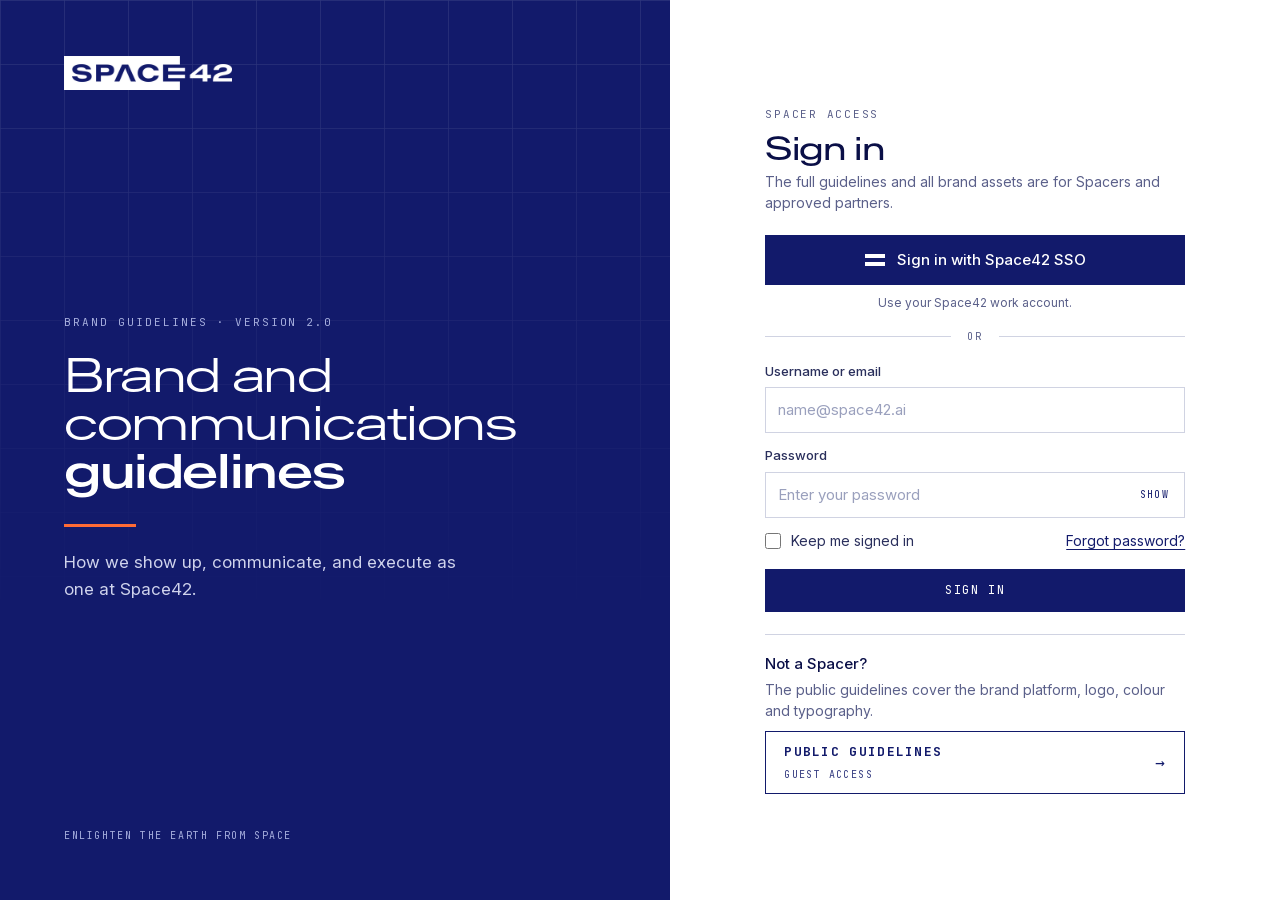
<file: index.html>
<!DOCTYPE html>
<html lang="en">
<head>
<script>/* asset fallback: if a resized copy (…/web/…) is missing on the server, load the original file instead */
(function(){var M=[[/\/logo\/(?:web|screen)\//,'/logo/'],[/\/icons\/(?:web|screen)\//,'/icons/static/'],[/\/stock\/footage\/(?:web|screen)\//,'/stock/footage/'],[/\/stock\/(?:web|screen)\//,'/stock/']];
function alt(u){for(var i=0;i<M.length;i++){if(M[i][0].test(u))return u.replace(M[i][0],M[i][1]);}return null;}
window.addEventListener('error',function(e){var t=e.target;if(!t||(t.tagName!=='IMG'&&t.tagName!=='VIDEO'))return;if(t.getAttribute('data-fb'))return;
var n=alt(t.getAttribute('src')||'');if(!n)return;t.setAttribute('data-fb','1');
['data-blue','data-white','data-src'].forEach(function(k){var v=t.getAttribute(k);if(v){var w=alt(v);if(w)t.setAttribute(k,w);}});
if(t.tagName==='VIDEO'){t.removeAttribute('poster');t.src=n;t.load();}else{t.setAttribute('src',n);}},true);})();</script>
<style>.hero__bg{background-image:url("space42-ds-v2/stock/screen/ss-2597890539.jpg"),url("space42-ds-v2/stock/ss-2597890539.jpg")}</style>

<meta charset="UTF-8" />
<meta name="viewport" content="width=device-width, initial-scale=1" />
<title>Sign in — Space42 Brand Guidelines</title>
<meta name="description" content="Sign in to the Space42 brand and communications guidelines." />
<meta name="theme-color" content="#121A6B" />
<link rel="icon" type="image/png" href="space42-ds-v2/logo/screen/space42-mark-blue.png" />
<link rel="stylesheet" href="space42-ds-v2/fonts/fonts.css" />
<style>
:root{
  --blue:#121A6B; --blue-900:#0A0F47; --blue-700:#1E287F; --blue-500:#4651B5; --blue-300:#A6AEDD; --blue-200:#CFD3EC;
  --ink:#0A0F47; --graphite:#2A2F5C; --slate:#5B608A; --fog:#D0D3E2; --cloud:#ECEEF5; --paper:#F6F7FB;
  --solar:#FF6B35; --cosmos:#0F0533; --no:#C2371E;
  --display:'Antarctica Expanded',system-ui,sans-serif;
  --text:'Inter',system-ui,sans-serif;
  --mono:'JetBrains Mono',ui-monospace,monospace;
  --ease:cubic-bezier(.22,1,.36,1);
}
*{box-sizing:border-box}
html,body{height:100%}
body{margin:0;background:#fff;color:var(--ink);font-family:var(--text);font-size:16px;line-height:1.6;-webkit-font-smoothing:antialiased}
img{display:block;max-width:100%}
h1,h2,p{margin:0}
a{color:var(--blue);text-underline-offset:3px;text-decoration-thickness:1px}
a:hover{color:var(--blue-900)}
button,input{font:inherit}
:focus-visible{outline:2px solid var(--solar);outline-offset:2px}

.auth{display:grid;grid-template-columns:minmax(0,1.1fr) minmax(0,1fr);min-height:100vh;min-height:100dvh}

/* ---------- brand panel ---------- */
.brand{position:relative;overflow:hidden;background:var(--blue);color:#fff;display:flex;flex-direction:column;justify-content:space-between;padding:56px clamp(32px,5vw,72px)}
.brand__grid{position:absolute;inset:0;opacity:.12;pointer-events:none;
  background-image:linear-gradient(rgba(255,255,255,.7) 1px,transparent 1px),linear-gradient(90deg,rgba(255,255,255,.7) 1px,transparent 1px);
  background-size:64px 64px;
  -webkit-mask-image:linear-gradient(180deg,#000 0%,transparent 70%);mask-image:linear-gradient(180deg,#000 0%,transparent 70%)}
.brand__top,.brand__mid,.brand__foot{position:relative;z-index:1}
.brand__logo{width:168px;height:auto}
.brand__eb{font-family:var(--mono);font-size:11px;letter-spacing:.18em;text-transform:uppercase;color:var(--blue-300);margin-bottom:20px}
.brand__h{font-family:var(--display);font-weight:300;font-size:clamp(34px,3.6vw,56px);line-height:1.04;letter-spacing:-.03em;max-width:14ch}
.brand__h em{font-style:normal;font-weight:500}
.brand__acc{display:block;width:72px;height:3px;background:var(--solar);margin-top:28px}
.brand__lead{margin-top:22px;max-width:40ch;color:var(--blue-200);font-size:17px}
.brand__foot{font-family:var(--mono);font-size:10px;letter-spacing:.16em;text-transform:uppercase;color:var(--blue-300);display:flex;gap:28px;flex-wrap:wrap}

/* ---------- form panel ---------- */
.panel{display:flex;flex-direction:column;justify-content:center;padding:56px clamp(24px,6vw,96px)}
.panel__in{width:100%;max-width:420px;margin:0 auto}
.panel__eb{font-family:var(--mono);font-size:11px;letter-spacing:.16em;text-transform:uppercase;color:var(--slate)}
.panel__h{font-family:var(--display);font-weight:400;font-size:clamp(28px,2.4vw,36px);letter-spacing:-.02em;line-height:1.1;margin:12px 0 10px}
.panel__sub{color:var(--slate);font-size:15px}

.sso{margin-top:36px;width:100%;display:flex;align-items:center;justify-content:center;gap:12px;padding:15px 20px;background:var(--blue);color:#fff;border:1px solid var(--blue);font-weight:500;font-size:15px;cursor:pointer;transition:background .2s var(--ease)}
.sso:hover{background:var(--blue-700)}
.sso svg{width:18px;height:18px;flex:none}
.sso__note{margin-top:10px;font-size:13px;color:var(--slate);text-align:center}

.or{display:flex;align-items:center;gap:16px;margin:28px 0;font-family:var(--mono);font-size:10px;letter-spacing:.18em;text-transform:uppercase;color:var(--slate)}
.or::before,.or::after{content:"";flex:1;border-top:1px solid var(--fog)}

.field{display:flex;flex-direction:column;gap:8px;margin-bottom:18px}
.field label{font-size:13px;font-weight:500;color:var(--graphite)}
.field input{width:100%;padding:13px 14px;border:1px solid var(--fog);background:#fff;color:var(--ink);font-size:15px;border-radius:0;transition:border-color .2s var(--ease)}
.field input::placeholder{color:#9AA0BD}
.field input:hover{border-color:var(--blue-300)}
.field input:focus{outline:none;border-color:var(--blue);box-shadow:0 0 0 3px rgba(18,26,107,.12)}
.pw{position:relative}
.pw input{padding-right:72px}
.pw__toggle{position:absolute;right:6px;top:50%;transform:translateY(-50%);background:none;border:0;padding:8px 10px;font-family:var(--mono);font-size:10px;letter-spacing:.14em;text-transform:uppercase;color:var(--blue);cursor:pointer}
.row{display:flex;align-items:center;justify-content:space-between;gap:16px;margin:4px 0 26px;font-size:14px}
.check{display:inline-flex;align-items:center;gap:10px;color:var(--graphite);cursor:pointer}
.check input{width:16px;height:16px;accent-color:var(--blue);margin:0}
.submit{width:100%;padding:15px 20px;background:var(--blue);color:#fff;border:0;font-family:var(--mono);font-size:12px;letter-spacing:.14em;text-transform:uppercase;cursor:pointer;transition:background .2s var(--ease)}
.submit:hover{background:var(--blue-700)}


.public{margin-top:40px;padding-top:28px;border-top:1px solid var(--fog);display:flex;align-items:center;justify-content:space-between;gap:20px}
.public p{font-size:14px;color:var(--slate)}
.public p b{display:block;color:var(--ink);font-weight:500;font-size:15px}
.public a{flex:none;display:inline-flex;align-items:center;gap:10px;padding:12px 16px;border:1.5px solid var(--blue);background:transparent;font-family:var(--mono);font-size:11px;letter-spacing:.12em;text-transform:uppercase;text-decoration:none;color:var(--blue);font-weight:500;transition:background .2s var(--ease),border-color .2s var(--ease)}
.public a:hover{background:var(--blue);border-color:var(--blue);color:#fff}
.public a:hover .public__t b{color:#fff}
.public a{gap:16px;padding:12px 18px}
.public__t{display:flex;flex-direction:column;gap:4px;text-align:left}
.public__t b{font-size:13px;font-weight:700;letter-spacing:.1em;color:var(--blue);display:block;transition:color .2s var(--ease)}
.public__t small{font-size:10px;font-weight:400;letter-spacing:.14em;opacity:.85}
.public__ar{font-size:16px;line-height:1}
.public{flex-direction:column;align-items:stretch;gap:18px}
.public p{max-width:none;line-height:1.5}
.public p b{margin-bottom:4px}
.public a{justify-content:space-between;padding:14px 20px}
.help{margin-top:28px;font-size:13px;color:var(--slate)}

@media (max-width:900px){
  .auth{grid-template-columns:minmax(0,1fr)}
  .brand{padding:32px 24px 40px;min-height:0}
  .brand__mid{margin-top:48px}
  .brand__lead{display:none}
  .brand__foot{display:none}
  .panel{padding:40px 16px 56px}
}
@media (max-width:420px){
  .public{flex-direction:column;align-items:stretch}
  .public a{justify-content:space-between}
}
@media (min-width:901px) and (max-height:1000px){
  .panel{padding:28px clamp(24px,6vw,96px)}
  .panel__h{margin:8px 0 6px}
  .panel__sub{font-size:14px;line-height:1.5}
  .sso{margin-top:22px;padding:12px 20px}
  .sso__note{margin-top:8px;font-size:12px}
  .or{margin:16px 0}
  .field{gap:6px;margin-bottom:12px}
  .field input{padding:10px 12px}
  .row{margin:2px 0 16px}
  .submit{padding:12px 20px}
  .public{margin-top:22px;padding-top:18px;gap:10px}
  .public a{padding:10px 18px}
  .help{margin-top:16px}
}
@media (min-width:901px) and (max-height:760px){
  .panel__h{font-size:26px}
  .sso{margin-top:16px}
  .or{margin:12px 0}
  .field{margin-bottom:10px}
  .field input{padding:9px 12px;font-size:14px}
  .row{margin:0 0 12px;font-size:13px}
  .public{margin-top:16px;padding-top:14px;flex-direction:row;align-items:center}
  .public p{font-size:13px}
}
@media (prefers-reduced-motion:reduce){*{transition:none!important}}
</style>
</head>
<body>
<main class="auth">
  <section class="brand" aria-label="Space42 Brand Guidelines">
    <div class="brand__grid" aria-hidden="true"></div>
    <div class="brand__top"><img class="brand__logo" src="[data-uri]" alt="Space42" loading="lazy" decoding="async" /></div>
    <div class="brand__mid">
      <p class="brand__eb">Brand Guidelines · Version 2.0</p>
      <h1 class="brand__h">Brand and communications <em>guidelines</em></h1>
      <span class="brand__acc" aria-hidden="true"></span>
      <p class="brand__lead">How we show up, communicate, and execute as one at Space42.</p>
    </div>
    <div class="brand__foot"><span>Enlighten the Earth from space</span></div>
  </section>

  <section class="panel" aria-labelledby="signin-h">
    <div class="panel__in">
      <p class="panel__eb">Spacer access</p>
      <h2 class="panel__h" id="signin-h">Sign in</h2>
      <p class="panel__sub">The full guidelines and all brand assets are for Spacers and approved partners.</p>

      <button class="sso" type="button">
        <svg viewBox="0 0 5 3" aria-hidden="true" style="width:20px;height:12px"><rect x="0" y="0" width="5" height="1" fill="#fff"/><rect x="0" y="2" width="5" height="1" fill="#fff"/></svg>
        Sign in with Space42 SSO
      </button>
      <p class="sso__note">Use your Space42 work account.</p>

      <div class="or">or</div>

      <form id="signin" novalidate>
        <div class="field">
          <label for="user">Username or email</label>
          <input id="user" name="username" type="text" autocomplete="username" placeholder="name@space42.ai" />
        </div>
        <div class="field">
          <label for="pass">Password</label>
          <div class="pw">
            <input id="pass" name="password" type="password" autocomplete="current-password" placeholder="Enter your password" />
            <button class="pw__toggle" type="button" aria-controls="pass" aria-pressed="false">Show</button>
          </div>
        </div>
        <div class="row">
          <label class="check"><input type="checkbox" name="remember" /> Keep me signed in</label>
          <a href="#">Forgot password?</a>
        </div>
        <button class="submit" type="submit">Sign in</button>
      </form>

      <div class="public">
        <p><b>Not a Spacer?</b>The public guidelines cover the brand platform, logo, colour and typography.</p>
        <a href="public.html"><span class="public__t"><b>Public guidelines</b><small>Guest access</small></span><span class="public__ar" aria-hidden="true">→</span></a>
      </div>

    </div>
  </section>
</main>
<script>
(function(){
  var GUIDE='Brand%20Guidelines%20V2.html';
  function go(e){ if(e) e.preventDefault(); window.location.href=GUIDE; }
  document.getElementById('signin').addEventListener('submit', go);
  document.querySelector('.sso').addEventListener('click', go);
  var t=document.querySelector('.pw__toggle'), p=document.getElementById('pass');
  t.addEventListener('click', function(){
    var show=p.type==='password'; p.type=show?'text':'password';
    t.textContent=show?'Hide':'Show'; t.setAttribute('aria-pressed', show);
  });
})();
</script>
</body>
</html>
</file>
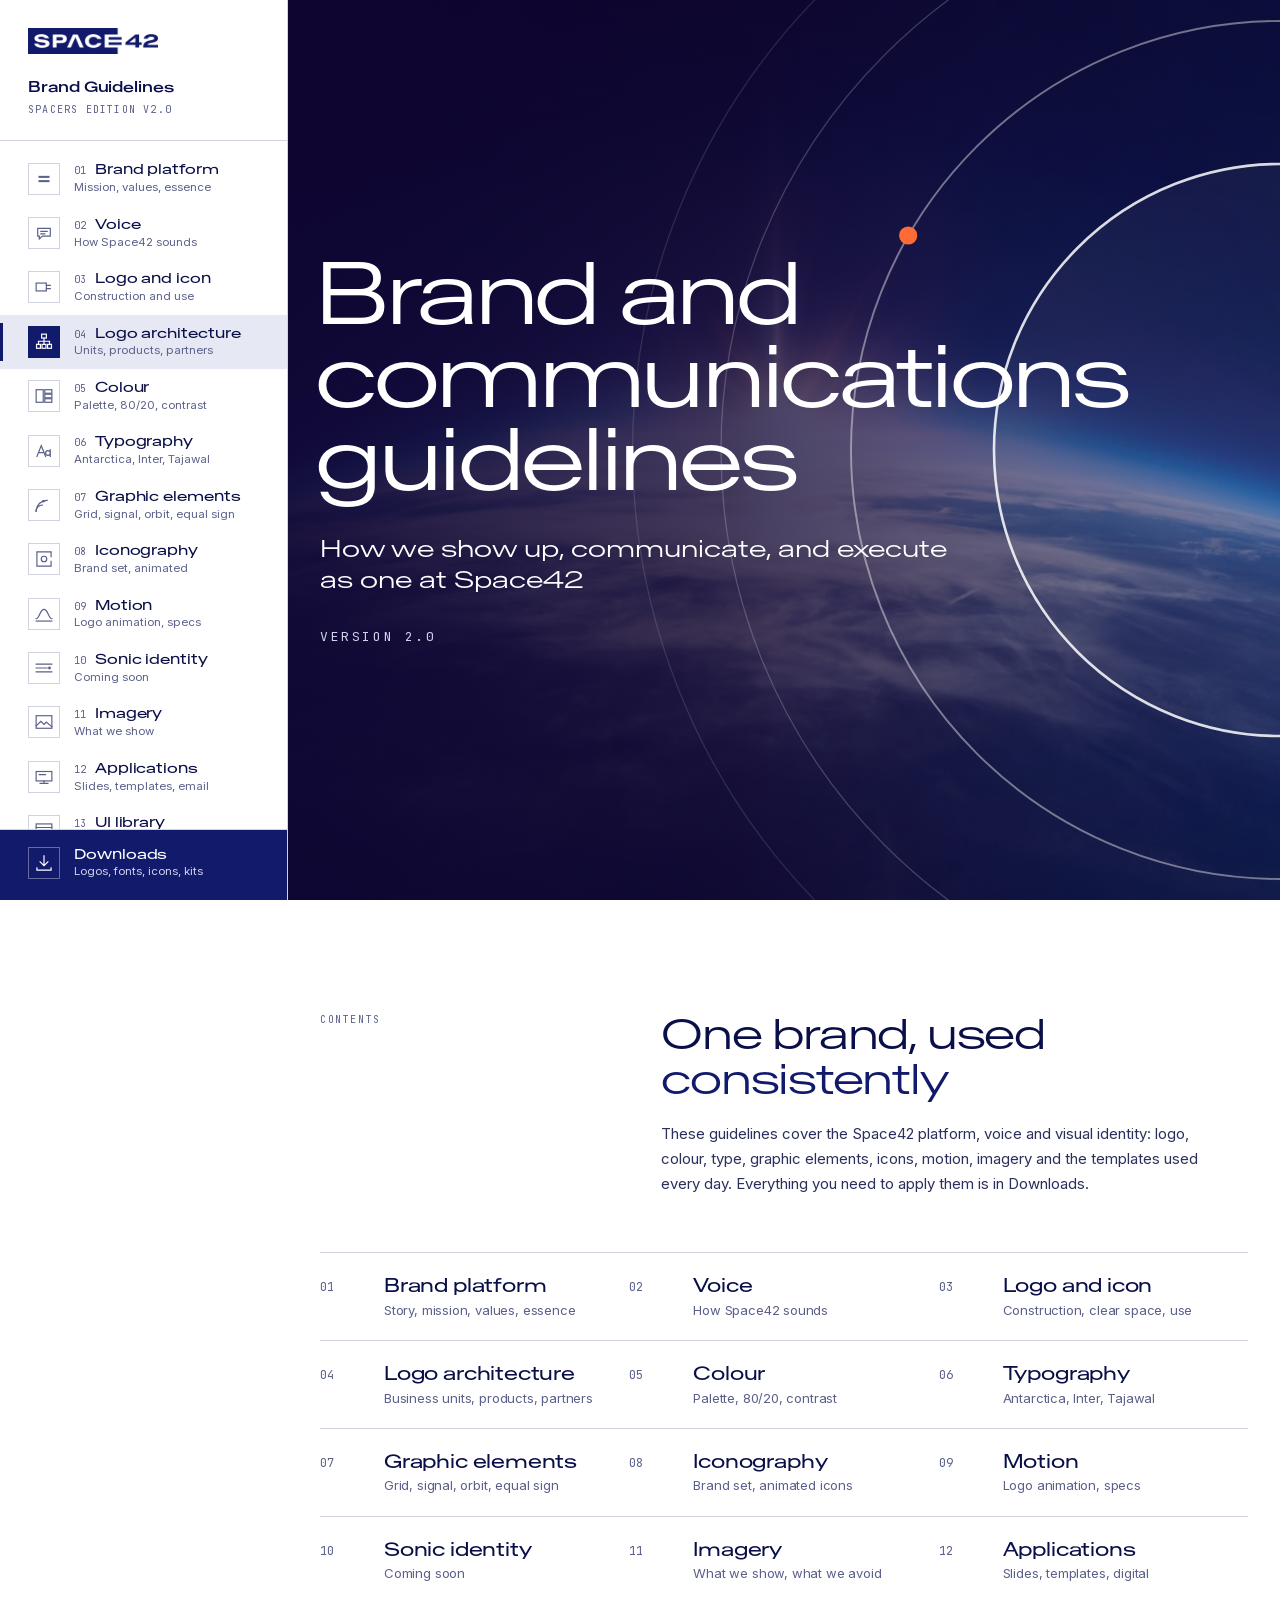
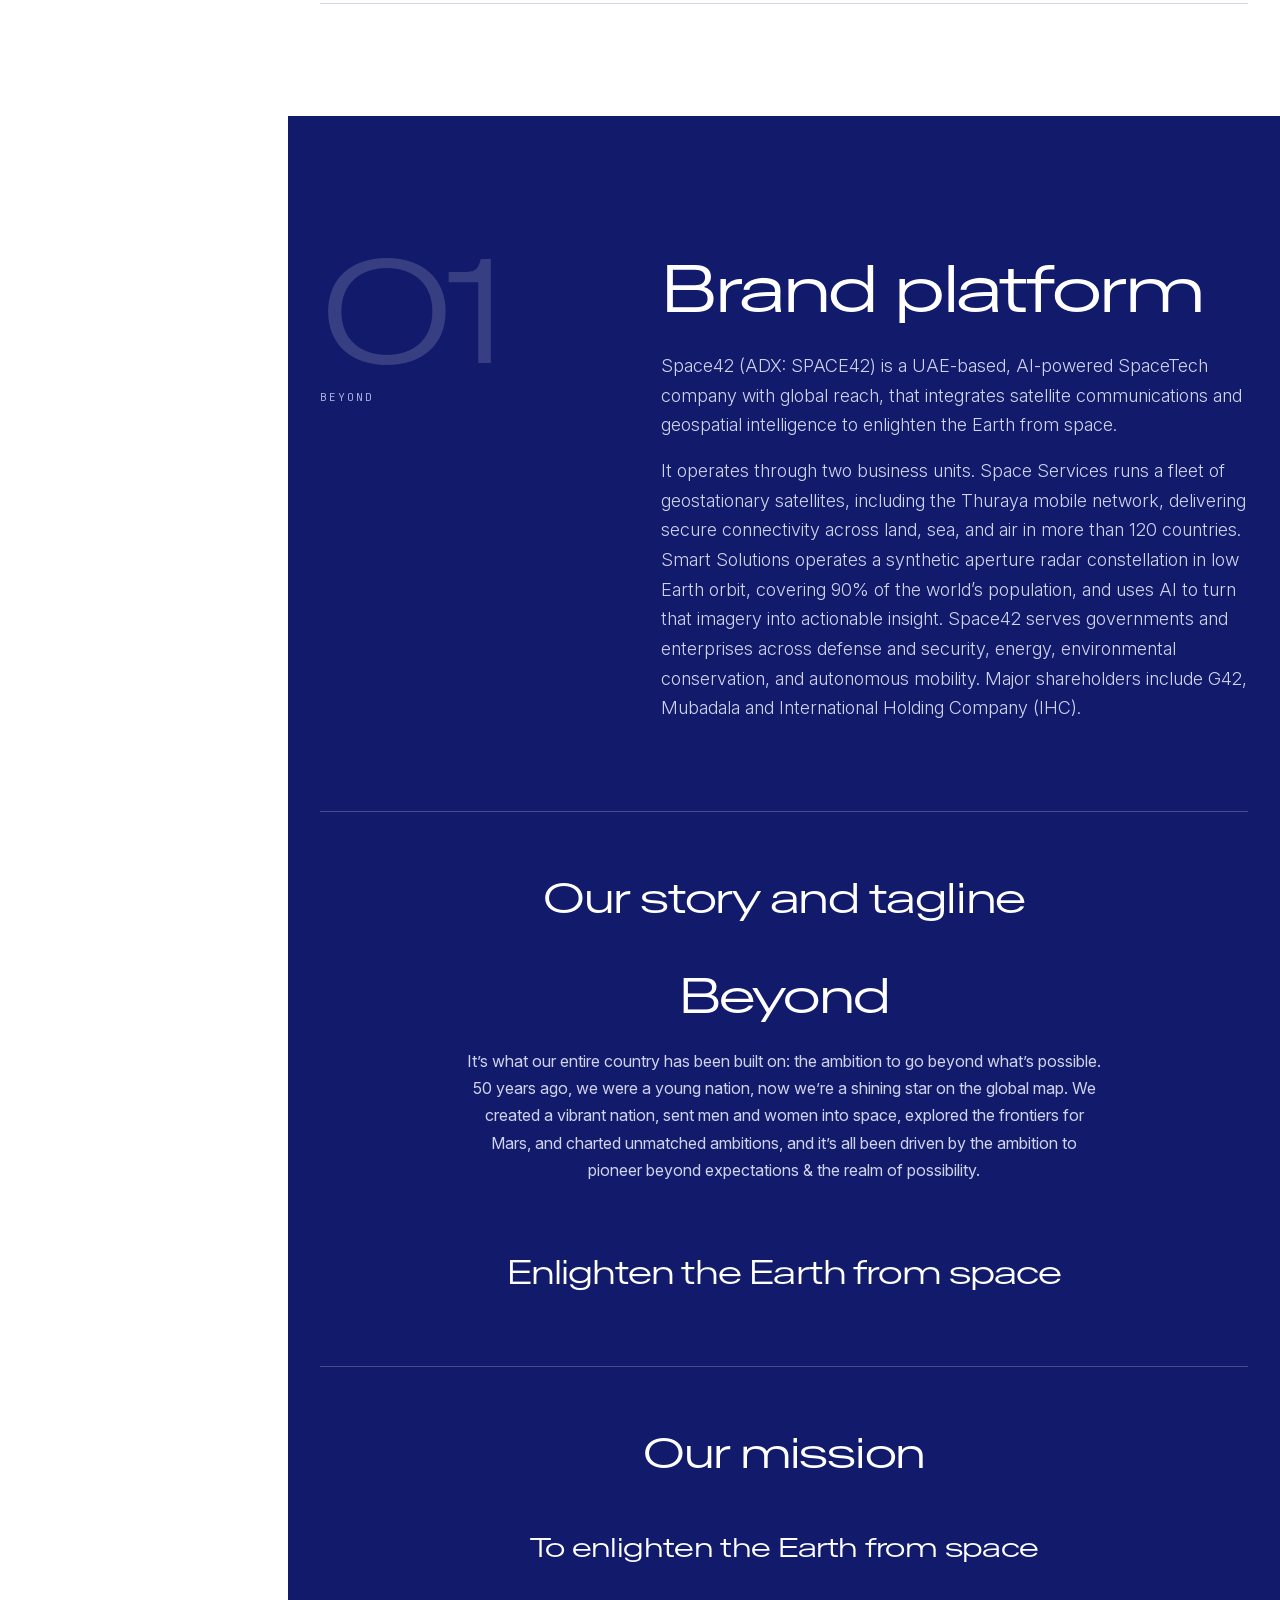
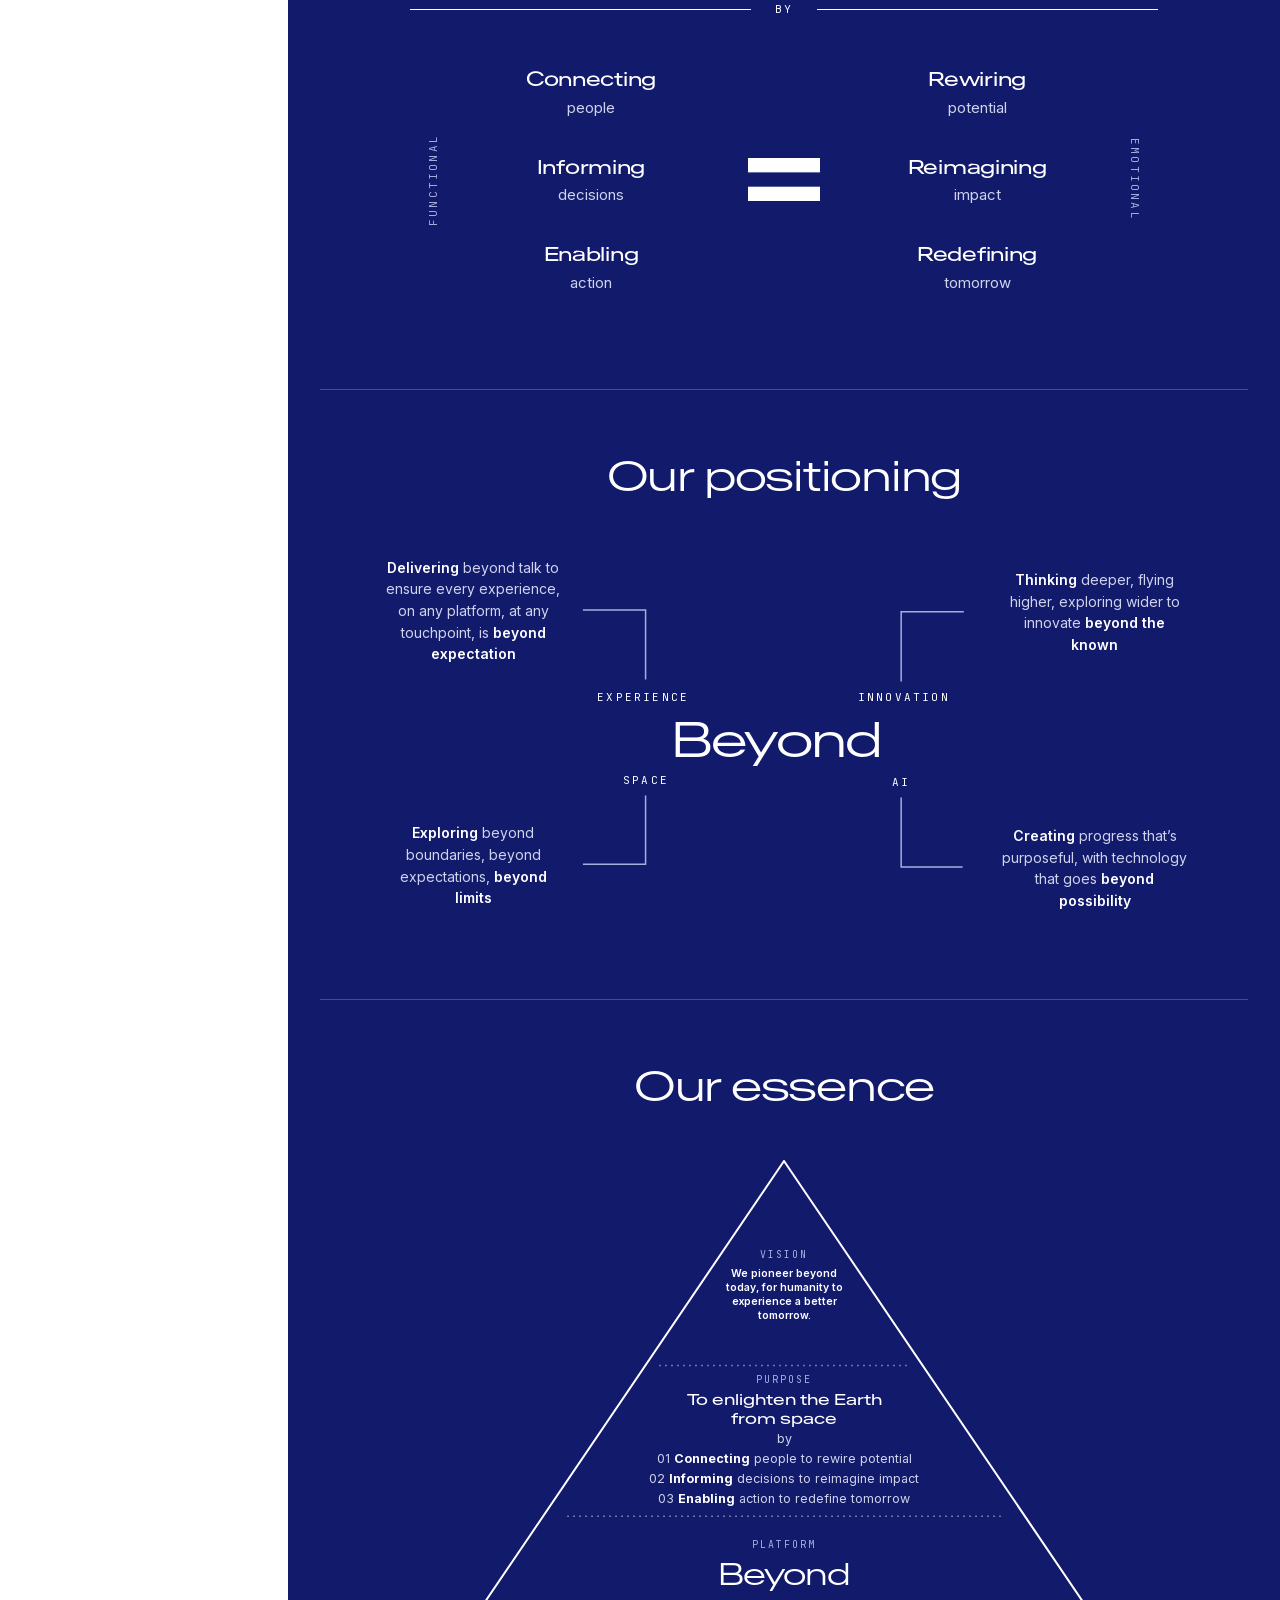
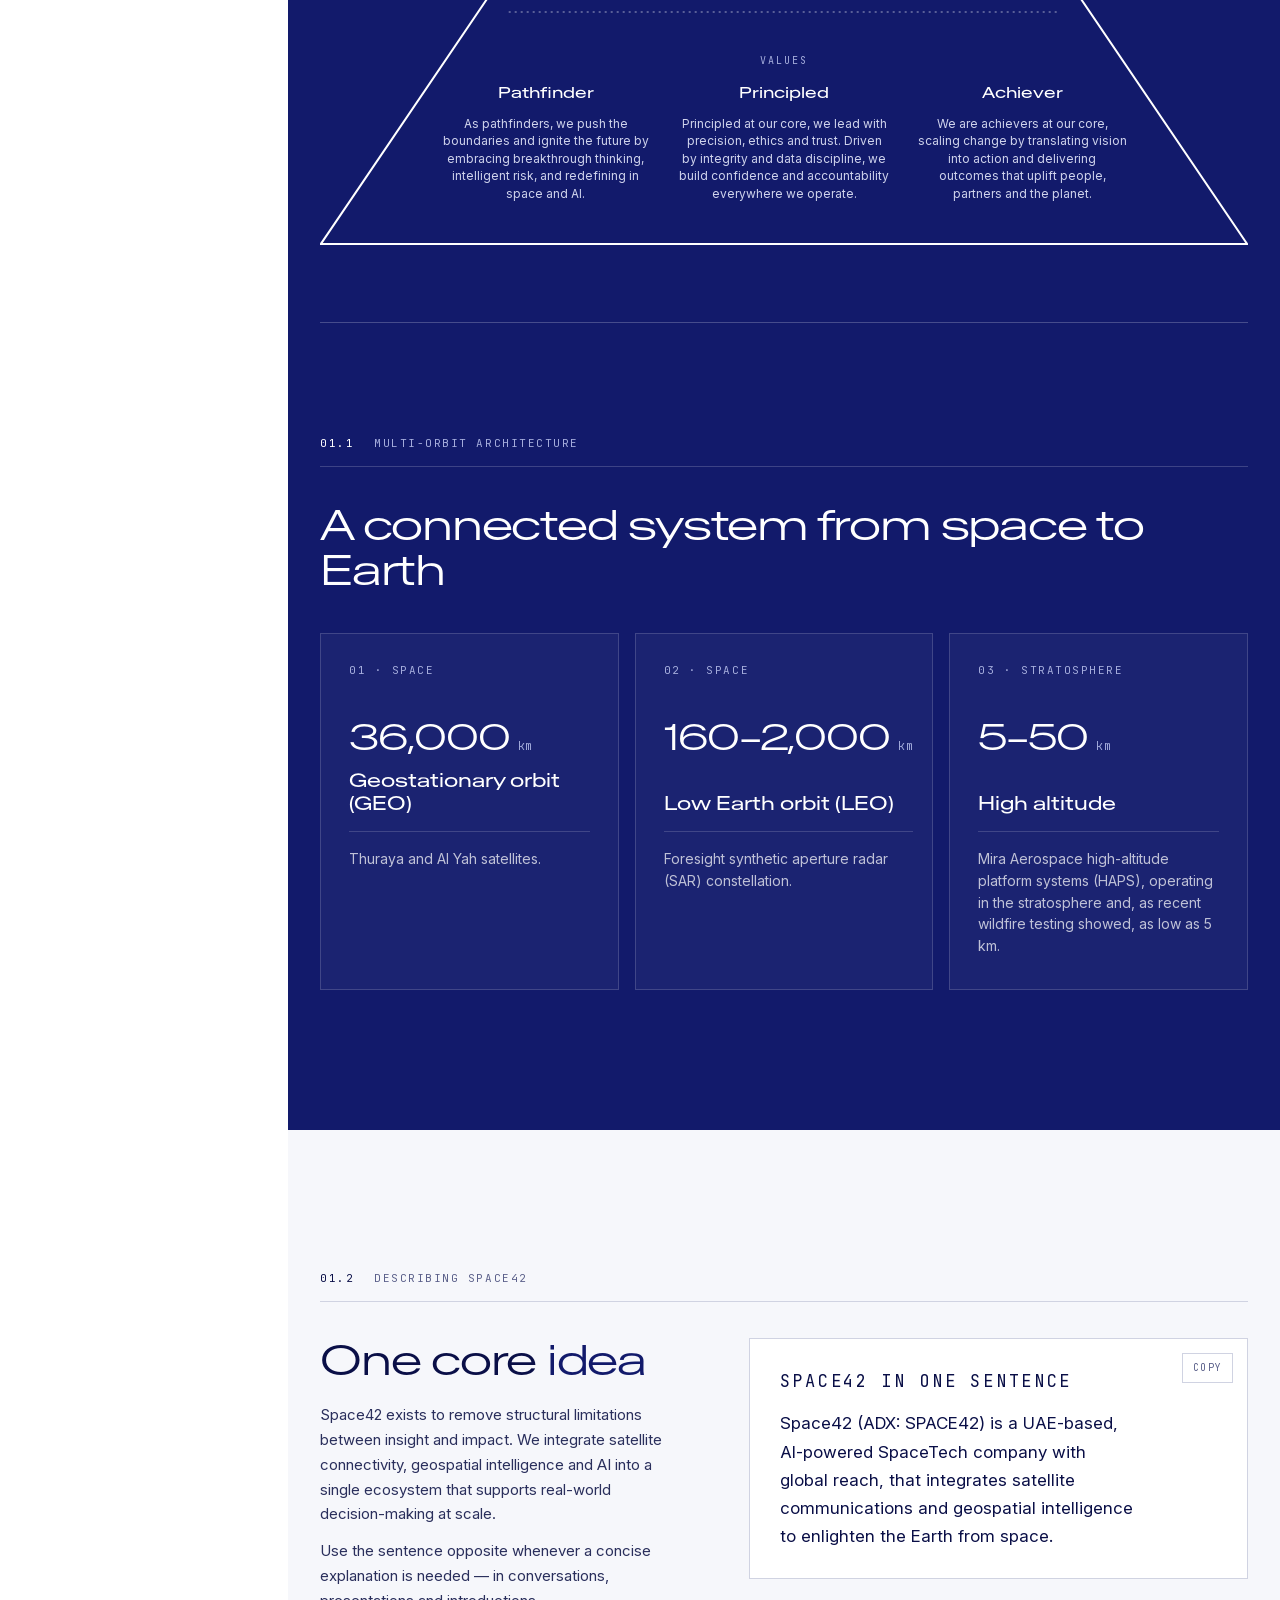
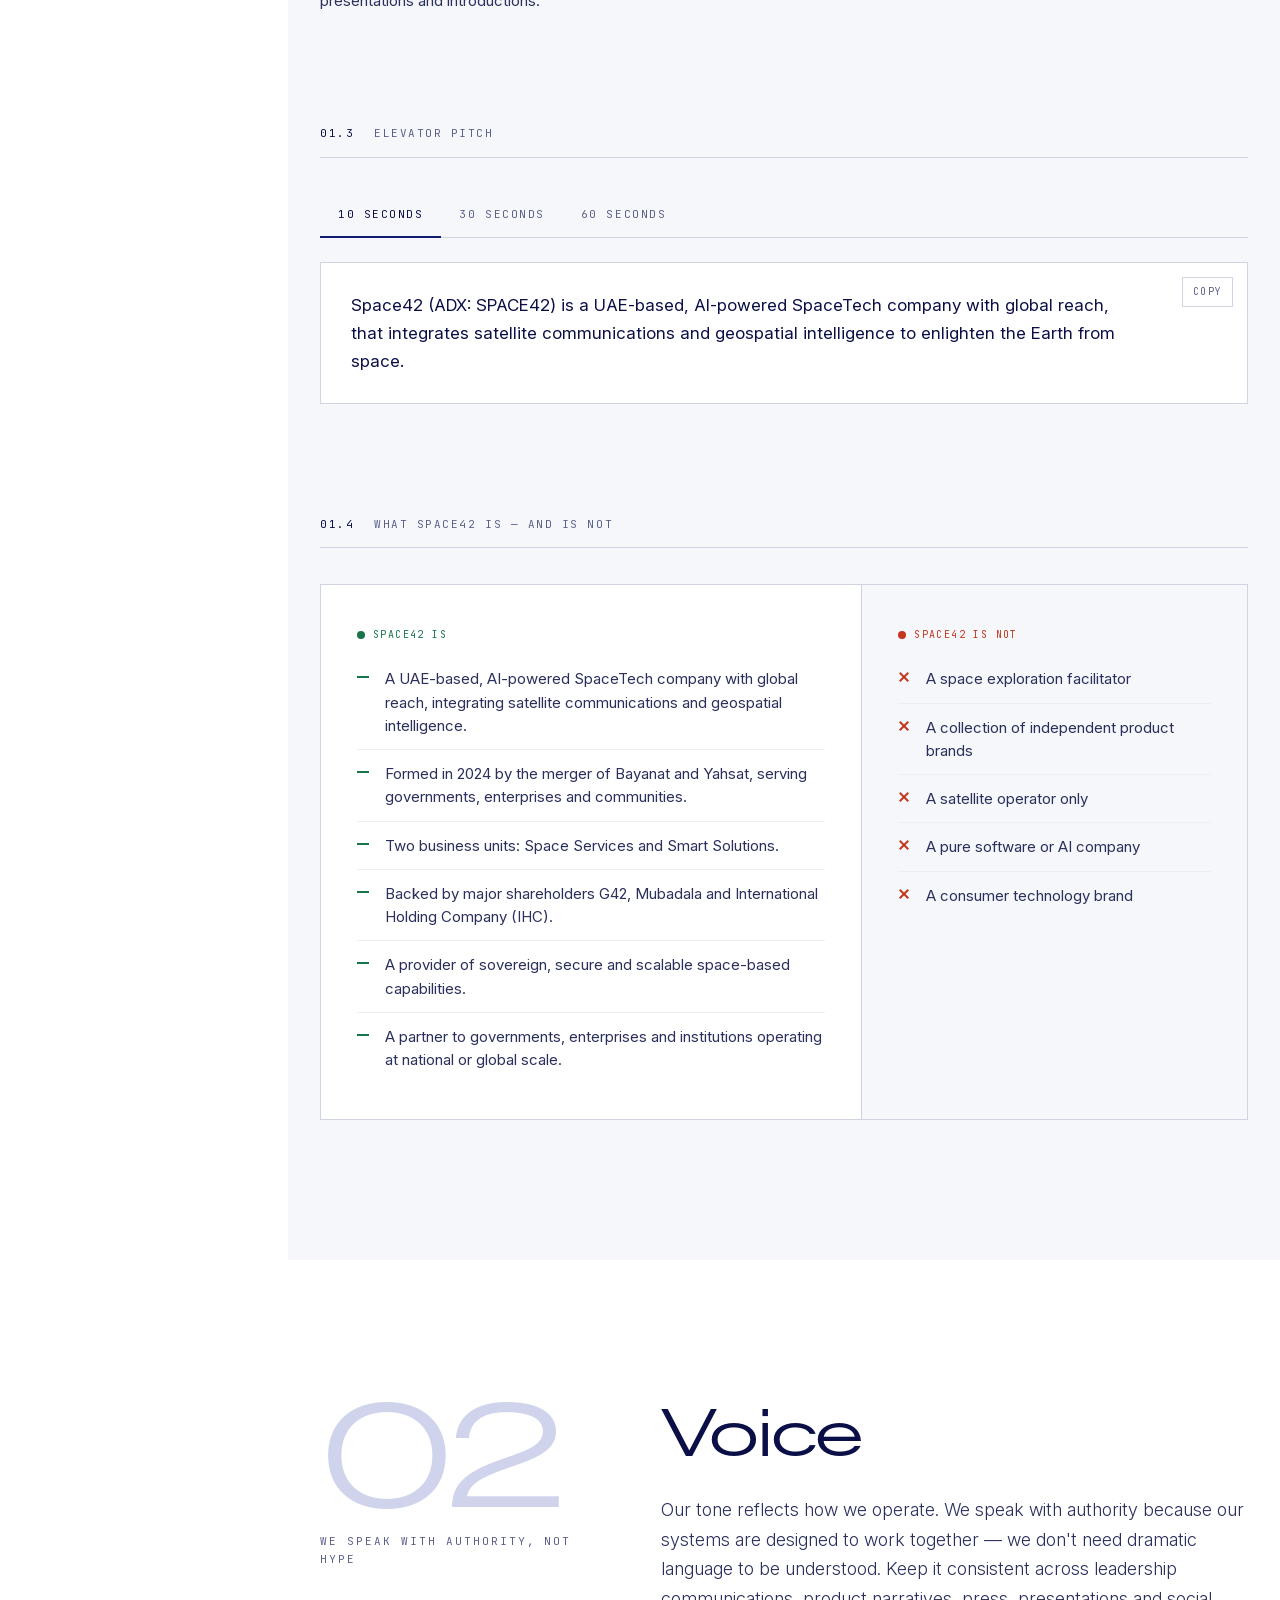
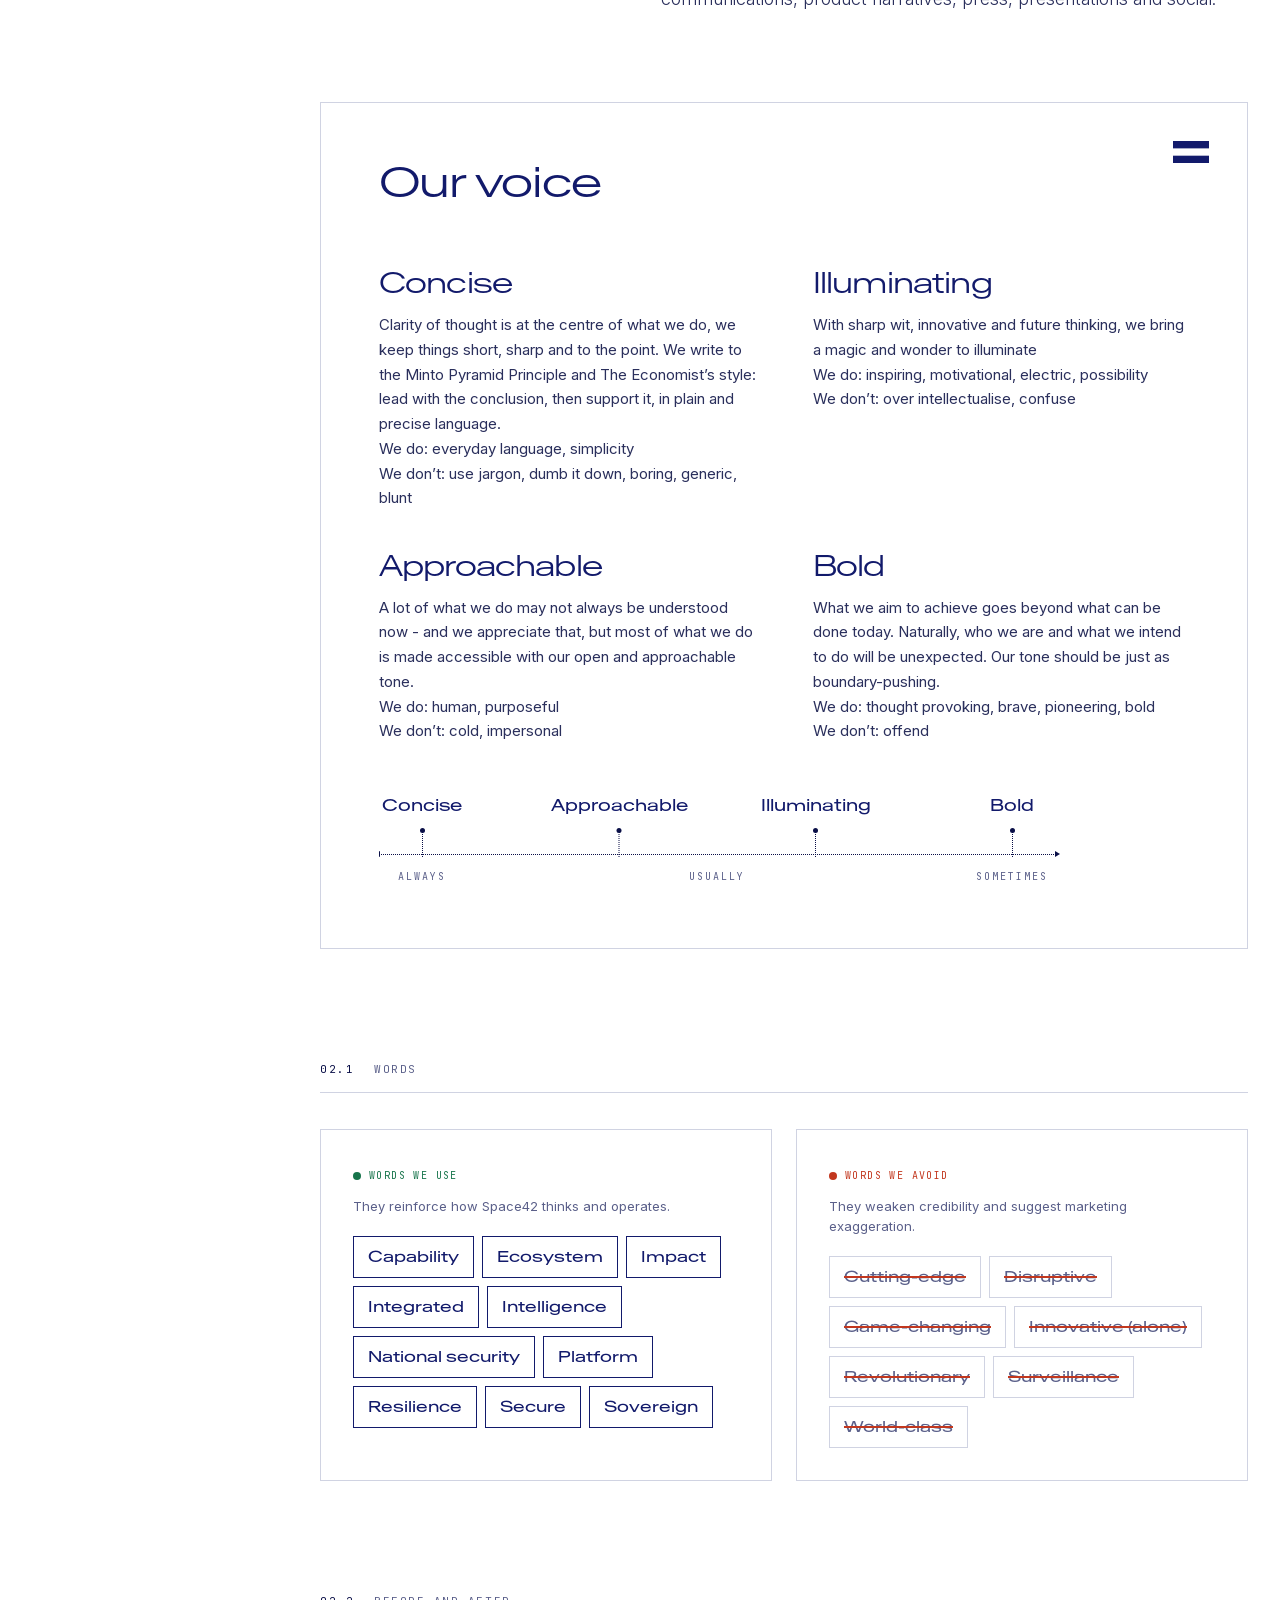
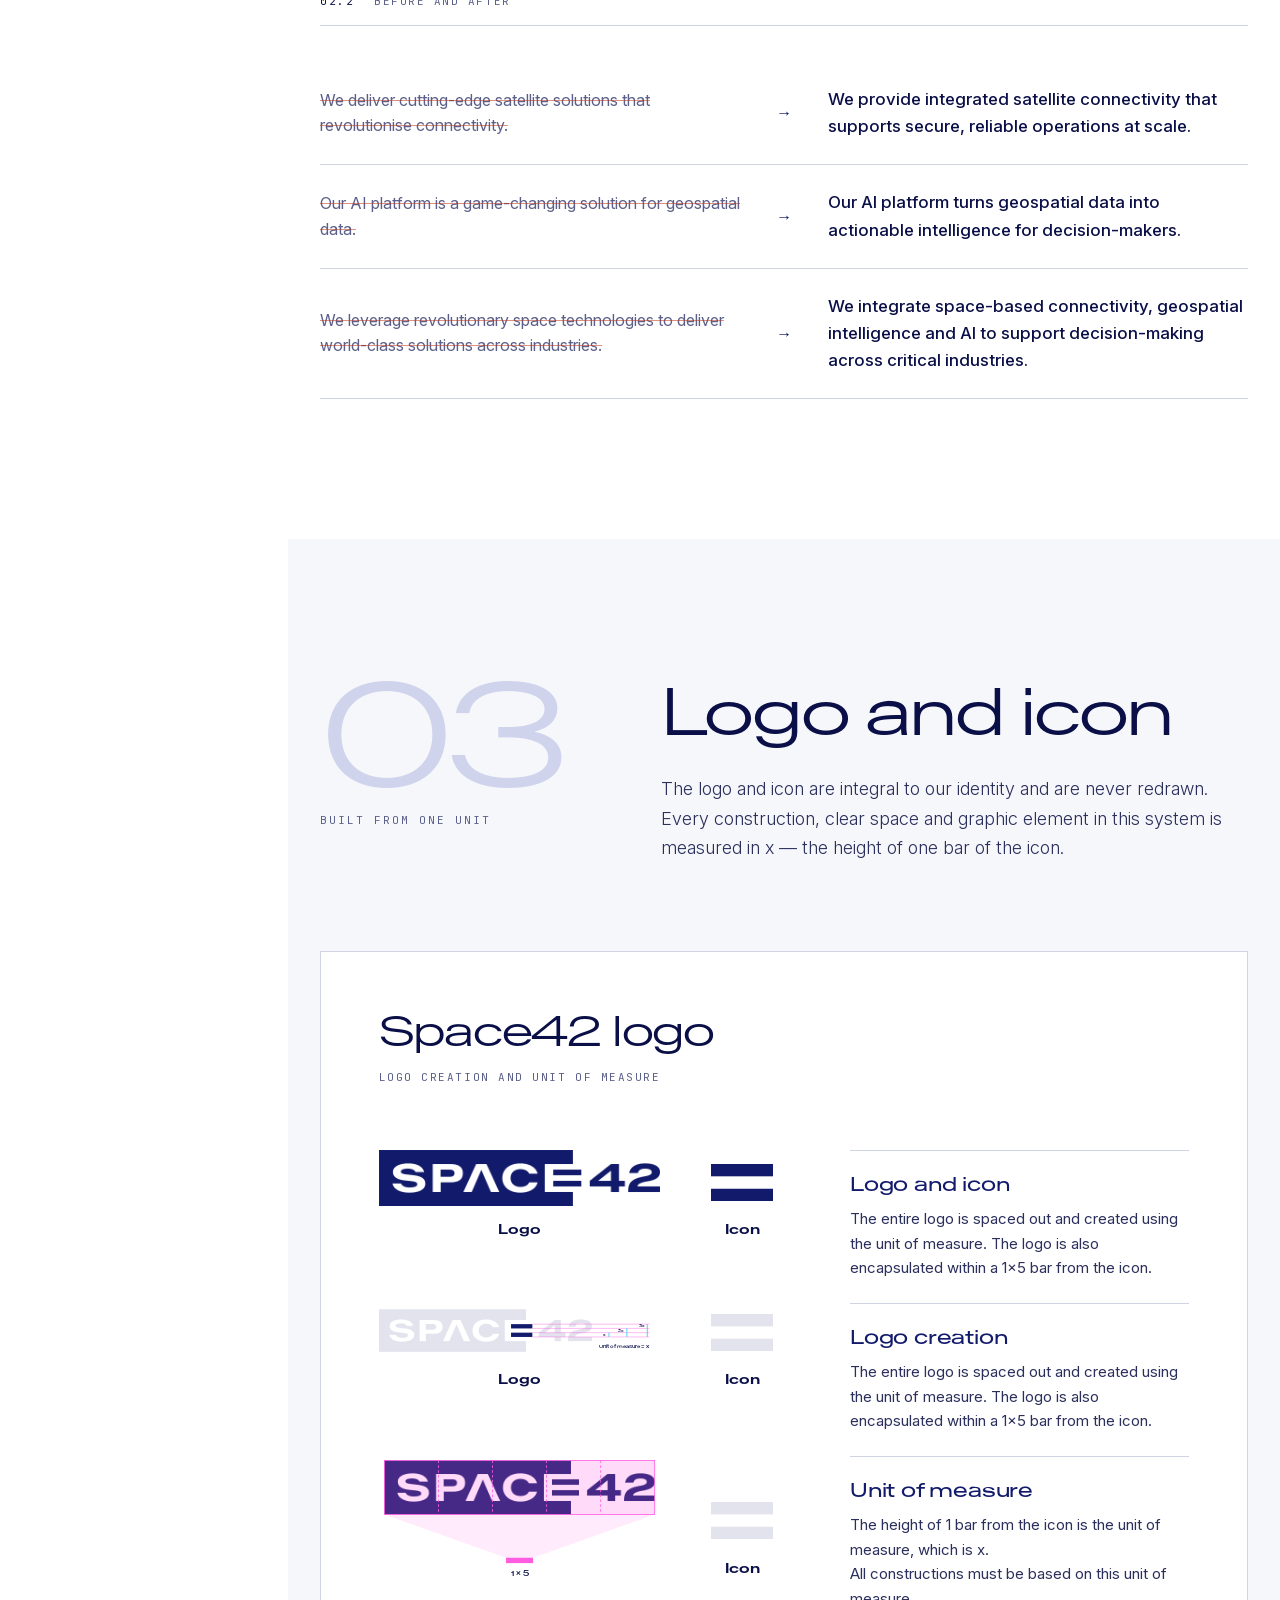
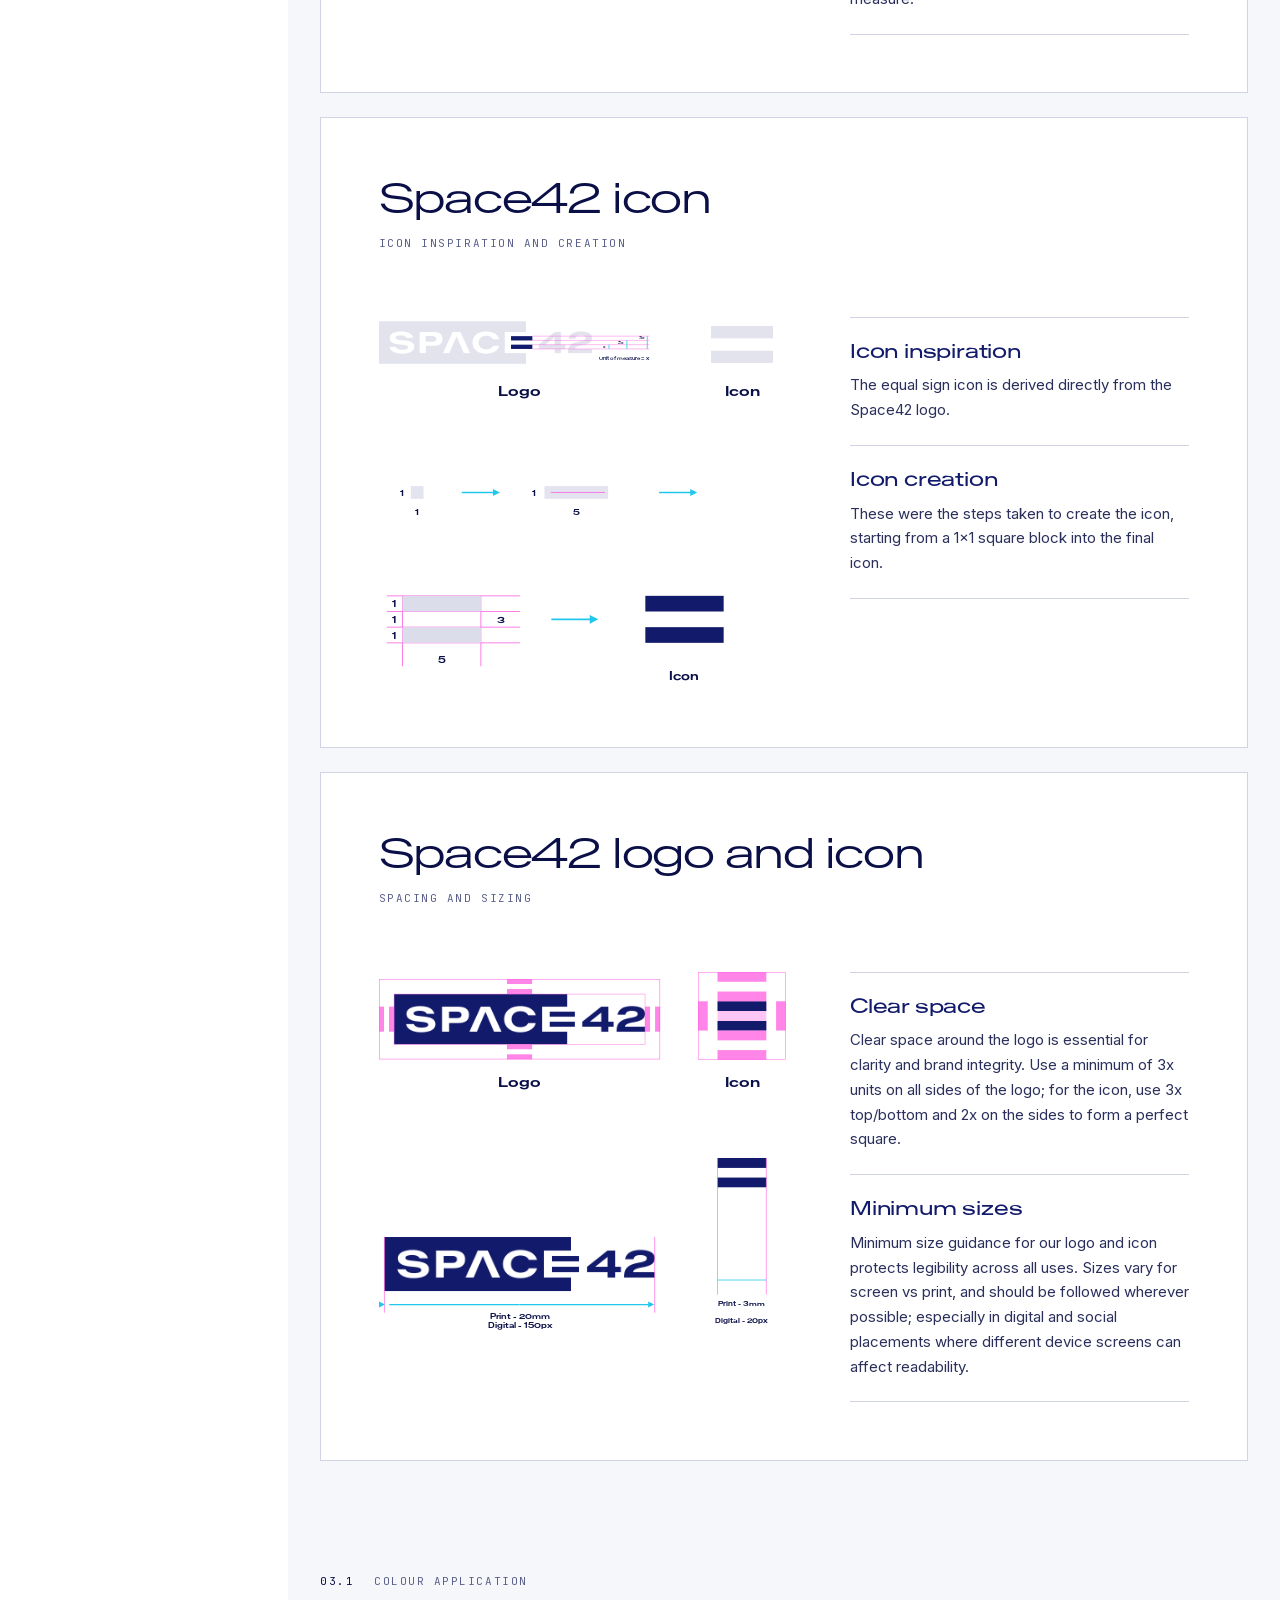
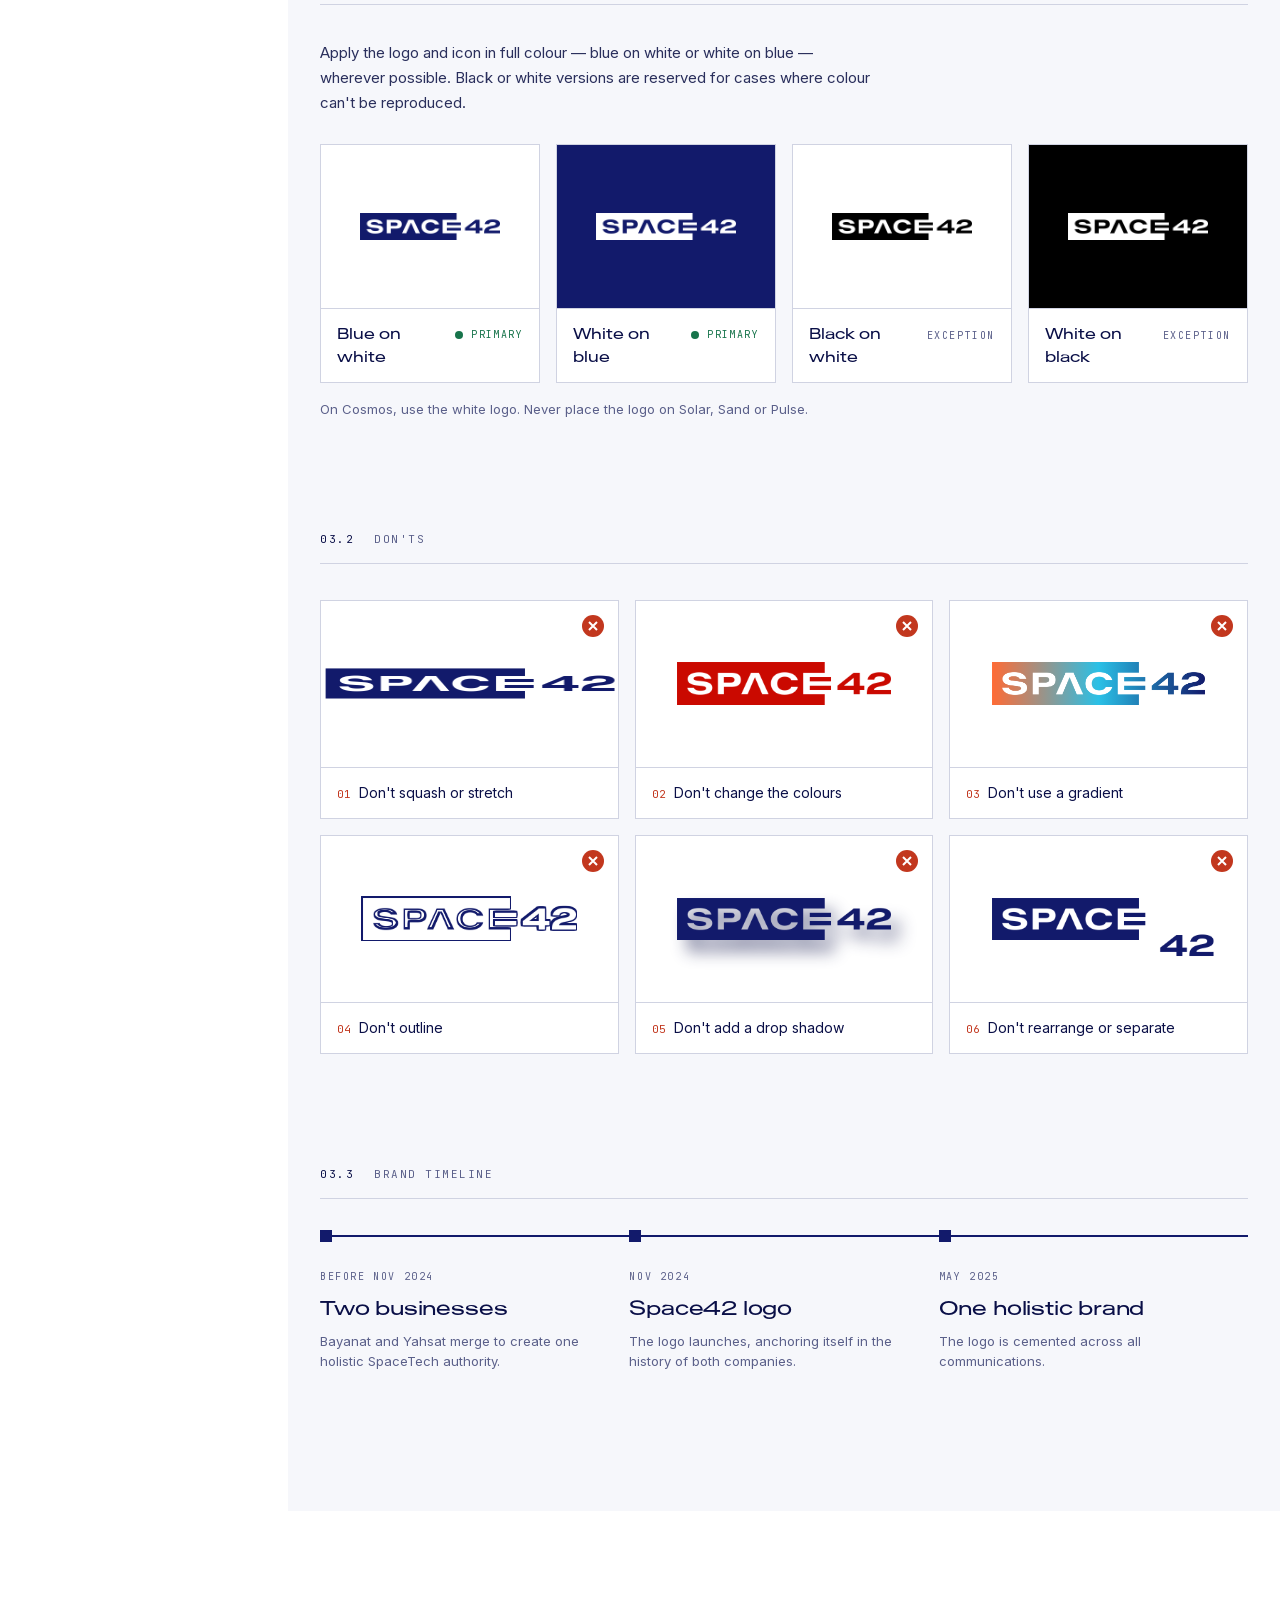
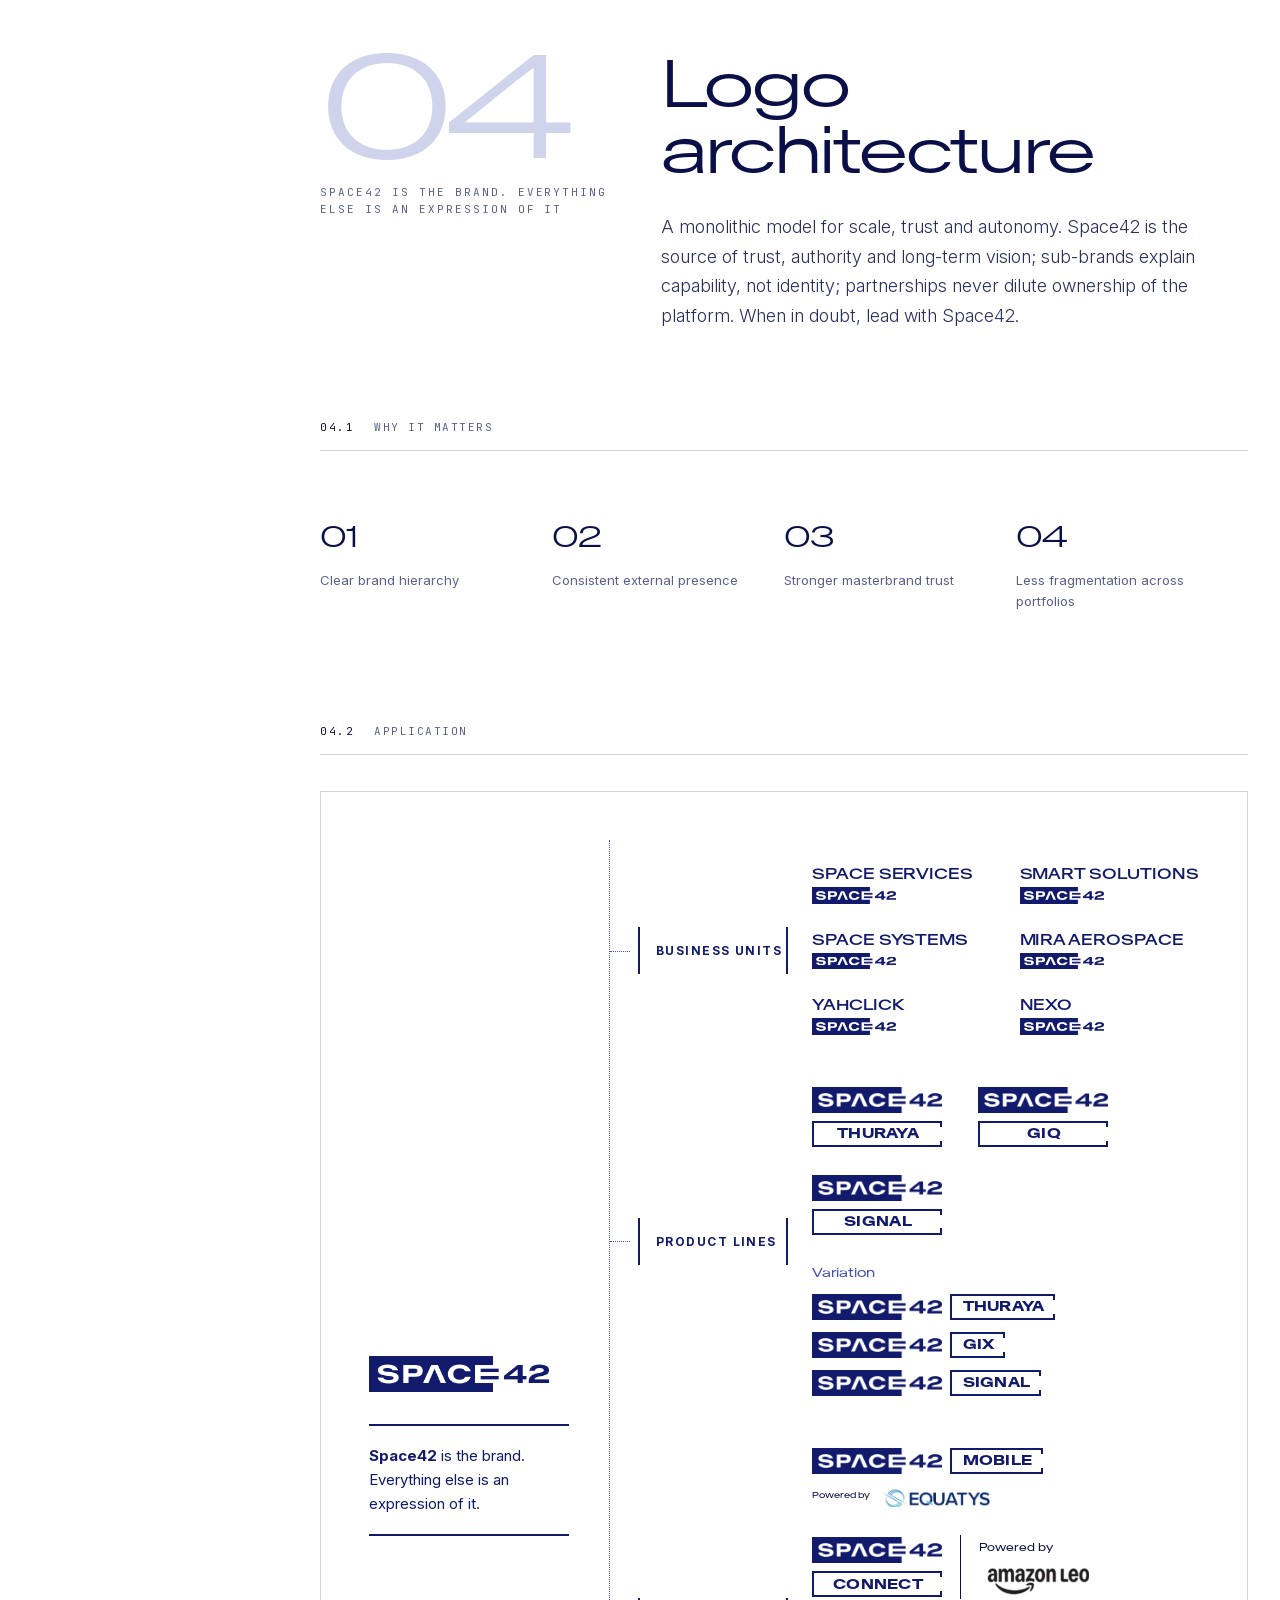
<file: Brand Guidelines V2.html>
<!DOCTYPE html>
<html lang="en">
<head>
<script>/* asset fallback: if a resized copy (…/web/…) is missing on the server, load the original file instead */
(function(){var M=[[/\/logo\/(?:web|screen)\//,'/logo/'],[/\/icons\/(?:web|screen)\//,'/icons/static/'],[/\/stock\/footage\/(?:web|screen)\//,'/stock/footage/'],[/\/stock\/(?:web|screen)\//,'/stock/']];
function alt(u){for(var i=0;i<M.length;i++){if(M[i][0].test(u))return u.replace(M[i][0],M[i][1]);}return null;}
window.addEventListener('error',function(e){var t=e.target;if(!t||(t.tagName!=='IMG'&&t.tagName!=='VIDEO'))return;if(t.getAttribute('data-fb'))return;
var n=alt(t.getAttribute('src')||'');if(!n)return;t.setAttribute('data-fb','1');
['data-blue','data-white','data-src'].forEach(function(k){var v=t.getAttribute(k);if(v){var w=alt(v);if(w)t.setAttribute(k,w);}});
if(t.tagName==='VIDEO'){t.removeAttribute('poster');t.src=n;t.load();}else{t.setAttribute('src',n);}},true);})();</script>
<style>.hero__bg{background-image:url("space42-ds-v2/stock/screen/ss-2597890539.jpg"),url("space42-ds-v2/stock/ss-2597890539.jpg")}</style>

<meta charset="UTF-8" />
<meta name="viewport" content="width=device-width, initial-scale=1" />
<title>Space42 — Brand and Communications Guidelines</title>
<meta name="description" content="Space42 brand guidelines — Spacers edition v2.0 with all downloadable assets." />
<meta name="theme-color" content="#0F0533" />
<link rel="icon" type="image/png" href="space42-ds-v2/logo/screen/space42-mark-blue.png" />
<link rel="stylesheet" href="space42-ds-v2/fonts/fonts.css" />
<link rel="stylesheet" href="guidelines/gl.css" />
<link rel="stylesheet" href="guidelines/be-components.css" />
<link rel="stylesheet" href="guidelines/anim-icons.css" />
<script src="guidelines/gl.js" defer></script>
<script src="guidelines/be-components.js" defer></script>
<style id="__om-edit-overrides"></style>
</head>
<body>
<div id="preloader" role="status" aria-label="Loading Space42 Brand Guidelines">
  <div class="pl__bars" aria-hidden="true"><i></i><i></i><i></i><i></i><i></i><i></i><i></i></div>
  <div class="pl__word">Space42</div>
  <div class="pl__track"><div class="pl__fill" id="plFill"></div></div>
  <div class="pl__pct" id="plPct">0%</div>
</div>
<script>
(function(){
  var pre=document.getElementById('preloader');
  if(!pre) return;
  var fill=document.getElementById('plFill'), pct=document.getElementById('plPct');
  var root=document.documentElement;
  root.style.overflow='hidden';
  var target=0.05, shown=0, done=false;
  function setTarget(v){ if(v>target) target=Math.min(0.95, v); }
  function recompute(){
    var imgs=document.images, n=imgs.length, loaded=0;
    for(var i=0;i<n;i++){ if(imgs[i].complete) loaded++; }
    var total=n+1; // +1 unit for fonts
    setTarget((loaded+(window.__fontsReady?1:0))/total * 0.95);
  }
  function tick(){
    shown += (target-shown)*0.12;
    if(target-shown<0.002) shown=target;
    fill.style.width=(shown*100).toFixed(1)+'%';
    pct.textContent=Math.round(shown*100)+'%';
    if(!done) requestAnimationFrame(tick);
  }
  requestAnimationFrame(tick);
  function attach(){
    var imgs=document.images;
    for(var i=0;i<imgs.length;i++){
      if(!imgs[i].complete){ imgs[i].addEventListener('load',recompute,{once:true}); imgs[i].addEventListener('error',recompute,{once:true}); }
    }
    recompute();
  }
  if(document.readyState!=='loading') attach(); else document.addEventListener('DOMContentLoaded', attach);
  if(document.fonts && document.fonts.ready){ document.fonts.ready.then(function(){ window.__fontsReady=true; recompute(); }); }
  else { window.__fontsReady=true; }
  function finish(){
    if(done) return; done=true; target=1; shown=1;
    fill.style.width='100%'; pct.textContent='100%';
    setTimeout(function(){
      pre.classList.add('is-hidden');
      root.style.overflow='';
      setTimeout(function(){ if(pre&&pre.parentNode) pre.parentNode.removeChild(pre); }, 600);
    }, 200);
  }
  window.addEventListener('load', function(){ recompute(); setTimeout(finish, 300); });
  setTimeout(finish, 8000); // hard fallback so a slow asset never hangs the page
})();
</script>
<aside class="side" aria-label="Guidelines">
  <div class="side__top">
    <a class="side__logo" href="#top"><img src="space42-ds-v2/logo/screen/space42-logo-blue.png" alt="Space42" /></a>
    <button class="side__menu" type="button" aria-expanded="false" aria-label="Open contents"><i></i><i></i></button>
  </div>
  <div class="side__body">
    <div class="side__doc"><span class="side__name">Brand Guidelines</span><span class="side__ed">Spacers edition v2.0</span></div>
    <nav class="side__links">
      <a href="#platform"><span class="side__ic"><svg viewBox="0 0 28 28" aria-hidden="true"><rect x="7" y="10" width="14" height="2.6"/><rect x="7" y="15.4" width="14" height="2.6"/></svg></span><span class="side__tx"><b><em>01</em>Brand platform</b><small>Mission, values, essence</small></span></a>
      <a href="#voice"><span class="side__ic"><svg viewBox="0 0 28 28" aria-hidden="true"><path d="M6 8h16v10H12l-4 3.5V18H6z" fill="none"/><path d="M10 12h8M10 15h5" /></svg></span><span class="side__tx"><b><em>02</em>Voice</b><small>How Space42 sounds</small></span></a>
      <a href="#logo"><span class="side__ic"><svg viewBox="0 0 28 28" aria-hidden="true"><rect x="4" y="9" width="13" height="10" fill="none"/><path d="M17 12h5M17 16h5"/></svg></span><span class="side__tx"><b><em>03</em>Logo and icon</b><small>Construction and use</small></span></a>
      <a href="#architecture"><span class="side__ic"><svg viewBox="0 0 28 28" aria-hidden="true"><rect x="11" y="4" width="6" height="5" fill="none"/><path d="M14 9v4M7 13h14M7 13v4M14 13v4M21 13v4"/><rect x="4.5" y="17" width="5" height="5" fill="none"/><rect x="11.5" y="17" width="5" height="5" fill="none"/><rect x="18.5" y="17" width="5" height="5" fill="none"/></svg></span><span class="side__tx"><b><em>04</em>Logo architecture</b><small>Units, products, partners</small></span></a>
      <a href="#colour"><span class="side__ic"><svg viewBox="0 0 28 28" aria-hidden="true"><rect x="4" y="6" width="9" height="16" fill="none"/><rect x="15" y="6" width="9" height="4.5" fill="none"/><rect x="15" y="11.75" width="9" height="4.5" fill="none"/><rect x="15" y="17.5" width="9" height="4.5" fill="none"/></svg></span><span class="side__tx"><b><em>05</em>Colour</b><small>Palette, 80/20, contrast</small></span></a>
      <a href="#type"><span class="side__ic"><svg viewBox="0 0 28 28" aria-hidden="true"><path d="M5 21L10.5 7 16 21M7.2 16h6.6" fill="none"/><path d="M19 13.5a3 3 0 1 1 0 6 3 3 0 0 1 0-6zM22 12.5V21" fill="none"/></svg></span><span class="side__tx"><b><em>06</em>Typography</b><small>Antarctica, Inter, Tajawal</small></span></a>
      <a href="#elements"><span class="side__ic"><svg viewBox="0 0 28 28" aria-hidden="true"><path d="M4 22A14 14 0 0 1 18 8" fill="none"/><path d="M4 22a8 8 0 0 1 8-8" fill="none"/><circle cx="13.2" cy="9.2" r="1.6" class="f"/></svg></span><span class="side__tx"><b><em>07</em>Graphic elements</b><small>Grid, signal, orbit, equal sign</small></span></a>
      <a href="#icons"><span class="side__ic"><svg viewBox="0 0 28 28" aria-hidden="true"><path d="M23 17v6H5V5h18v6" fill="none"/><circle cx="14" cy="14" r="3.5" fill="none"/></svg></span><span class="side__tx"><b><em>08</em>Iconography</b><small>Brand set, animated</small></span></a>
      <a href="#motion"><span class="side__ic"><svg viewBox="0 0 28 28" aria-hidden="true"><path d="M4 20c4 0 5-12 10-12s6 12 10 12" fill="none"/><path d="M4 23h20"/></svg></span><span class="side__tx"><b><em>09</em>Motion</b><small>Logo animation, specs</small></span></a>
      <a href="#sonic"><span class="side__ic"><svg viewBox="0 0 28 28" aria-hidden="true"><path d="M4 9h20M4 14h14M4 19h20" fill="none"/><circle cx="21" cy="14" r="1.8" class="f"/></svg></span><span class="side__tx"><b><em>10</em>Sonic identity</b><small>Coming soon</small></span></a>
      <a href="#imagery"><span class="side__ic"><svg viewBox="0 0 28 28" aria-hidden="true"><rect x="4" y="6" width="20" height="16" fill="none"/><path d="M4 19l6-6 4 4 3-3 7 6" fill="none"/></svg></span><span class="side__tx"><b><em>11</em>Imagery</b><small>What we show</small></span></a>
      <a href="#applications"><span class="side__ic"><svg viewBox="0 0 28 28" aria-hidden="true"><rect x="4" y="7" width="20" height="12" fill="none"/><path d="M14 19v3M9 22h10M8 11h8"/></svg></span><span class="side__tx"><b><em>12</em>Applications</b><small>Slides, templates, email</small></span></a>
      <a href="#ui-library"><span class="side__ic"><svg viewBox="0 0 28 28" aria-hidden="true"><rect x="4" y="5" width="20" height="18" fill="none"/><path d="M4 9.5h20M8 14h6M8 17.5h10"/></svg></span><span class="side__tx"><b><em>13</em>UI library</b><small>Components, data, maps</small></span></a>
      <a href="#governance"><span class="side__ic"><svg viewBox="0 0 28 28" aria-hidden="true"><path d="M14 4l9 3.5v6.5c0 5.2-3.9 8.9-9 10-5.1-1.1-9-4.8-9-10V7.5z" fill="none"/><path d="M10 14l3 3 5-6" fill="none"/></svg></span><span class="side__tx"><b><em>14</em>Governance</b><small>Approvals, contacts</small></span></a>
    </nav>
    <a class="side__dl" href="#downloads"><span class="side__ic"><svg viewBox="0 0 28 28" aria-hidden="true"><path d="M14 5v12M9 12.5l5 5 5-5" fill="none"/><path d="M5 20v3h18v-3" fill="none"/></svg></span><span class="side__tx"><b>Downloads</b><small>Logos, fonts, icons, kits</small></span></a>
  </div>
</aside>

<!-- ============ HERO ============ -->
<header class="hero" id="top" data-screen-label="Hero">
  <div class="hero__bg" aria-hidden="true"></div>
  <svg class="hero__orbit" viewBox="0 0 1000 1000" aria-hidden="true">
    <circle cx="500" cy="500" r="498" fill="none" stroke="#fff" stroke-width="1" opacity=".12"/>
    <circle cx="500" cy="500" r="430" fill="none" stroke="#fff" stroke-width="1" opacity=".2"/>
    <circle cx="500" cy="500" r="330" fill="none" stroke="#fff" stroke-width="1.5" opacity=".42"/>
    <circle cx="500" cy="500" r="220" fill="rgba(255,255,255,0.05)" stroke="#fff" stroke-width="2" opacity=".85"/>
    <circle cx="214" cy="335" r="7" fill="#FF6B35"/>
  </svg>
  <div class="wrap hero__in">
    <h1 class="hero__h">Brand and<br/>communications<br/>guidelines</h1>
    <p class="hero__lead2">How we show up, communicate, and execute as one at Space42</p>
    <p class="hero__ver">Version 2.0</p>
  </div>
</header>

<!-- ============ CONTENTS ============ -->
<section class="toc" data-screen-label="Contents">
  <div class="wrap">
    <div class="toc__head">
      <p class="lbl">Contents</p>
      <div>
        <h2 class="h3">One brand, used <em>consistently</em></h2>
        <p class="p">These guidelines cover the Space42 platform, voice and visual identity: logo, colour, type, graphic elements, icons, motion, imagery and the templates used every day. Everything you need to apply them is in Downloads.</p>
      </div>
    </div>
    <div class="toc__grid">
      <a class="toc__item" href="#platform"><span class="toc__n">01</span><span class="toc__t">Brand platform<span class="toc__d">Story, mission, values, essence</span></span></a>
      <a class="toc__item" href="#voice"><span class="toc__n">02</span><span class="toc__t">Voice<span class="toc__d">How Space42 sounds</span></span></a>
      <a class="toc__item" href="#logo"><span class="toc__n">03</span><span class="toc__t">Logo and icon<span class="toc__d">Construction, clear space, use</span></span></a>
      <a class="toc__item" href="#architecture"><span class="toc__n">04</span><span class="toc__t">Logo architecture<span class="toc__d">Business units, products, partners</span></span></a>
      <a class="toc__item" href="#colour"><span class="toc__n">05</span><span class="toc__t">Colour<span class="toc__d">Palette, 80/20, contrast</span></span></a>
      <a class="toc__item" href="#type"><span class="toc__n">06</span><span class="toc__t">Typography<span class="toc__d">Antarctica, Inter, Tajawal</span></span></a>
      <a class="toc__item" href="#elements"><span class="toc__n">07</span><span class="toc__t">Graphic elements<span class="toc__d">Grid, signal, orbit, equal sign</span></span></a>
      <a class="toc__item" href="#icons"><span class="toc__n">08</span><span class="toc__t">Iconography<span class="toc__d">Brand set, animated icons</span></span></a>
      <a class="toc__item" href="#motion"><span class="toc__n">09</span><span class="toc__t">Motion<span class="toc__d">Logo animation, specs</span></span></a>
      <a class="toc__item" href="#sonic"><span class="toc__n">10</span><span class="toc__t">Sonic identity<span class="toc__d">Coming soon</span></span></a>
      <a class="toc__item" href="#imagery"><span class="toc__n">11</span><span class="toc__t">Imagery<span class="toc__d">What we show, what we avoid</span></span></a>
      <a class="toc__item" href="#applications"><span class="toc__n">12</span><span class="toc__t">Applications<span class="toc__d">Slides, templates, digital</span></span></a>
    </div>
  </div>
</section>

<!-- ============ 01 PLATFORM ============ -->
<section class="ch ch--blue" id="platform" data-screen-label="01 Platform">
  <div class="wrap">
    <div class="ch__head rv">
      <div><div class="ch__num">01</div><p class="ch__lbl">Beyond</p></div>
      <div>
        <h2 class="ch__title">Brand platform<em></em></h2>
        <p class="ch__intro">Space42 (ADX: SPACE42) is a UAE-based, AI-powered SpaceTech company with global reach, that integrates satellite communications and geospatial intelligence to enlighten the Earth from space.</p>
        <p class="ch__intro">It operates through two business units. Space Services runs a fleet of geostationary satellites, including the Thuraya mobile network, delivering secure connectivity across land, sea, and air in more than 120 countries. Smart Solutions operates a synthetic aperture radar constellation in low Earth orbit, covering 90% of the world’s population, and uses AI to turn that imagery into actionable insight. Space42 serves governments and enterprises across defense and security, energy, environmental conservation, and autonomous mobility. Major shareholders include G42, Mubadala and International Holding Company (IHC).</p>
      </div>
    </div>

    <div class="plates">
<article class="plate rv" id="story"><h3 class="plate__h">Our story and tagline</h3><div class="plate__body"><div class="plate__stage"><div class="pst"><p class="pst__b">Beyond</p><p class="pst__p">It’s what our entire country has been built on: the ambition to go beyond what’s possible. 50 years ago, we were a young nation, now we’re a shining star on the global map. We created a vibrant nation, sent men and women into space, explored the frontiers for Mars, and charted unmatched ambitions, and it’s all been driven by the ambition to pioneer beyond expectations &amp; the realm of possibility.</p><p class="pst__t">Enlighten the Earth from space</p></div></div></div></article>
<article class="plate rv" id="mission"><h3 class="plate__h">Our mission</h3><div class="plate__body"><div class="plate__stage"><div class="pm"><p class="pm__stmt">To enlighten the Earth from space</p><div class="pm__by"><i></i><span>BY</span><i></i></div><div class="pm__grid"><span class="pm__v pm__v--up">Functional</span><div class="pm__col"><p><b>Connecting</b>people</p><p><b>Informing</b>decisions</p><p><b>Enabling</b>action</p></div><img class="pm__eq" src="space42-ds-v2/logo/screen/equal-mark-blue.png" alt="equals" loading="lazy" decoding="async" /><div class="pm__col"><p><b>Rewiring</b>potential</p><p><b>Reimagining</b>impact</p><p><b>Redefining</b>tomorrow</p></div><span class="pm__v">Emotional</span></div></div></div></div></article>
<article class="plate rv" id="positioning"><h3 class="plate__h">Our positioning</h3><div class="plate__body"><div class="plate__stage"><div class="pp"><svg class="pp__lines" viewBox="0 0 2400 900" preserveAspectRatio="none" aria-hidden="true"><polyline points="680,155 842,155 842,335"/><polyline points="1665,160 1503,160 1503,340"/><polyline points="842,635 842,813 680,813"/><polyline points="1503,640 1503,820 1662,820"/></svg>
<p class="pp__t" style="left:16.5%;top:17.44%"><b>Delivering</b> beyond talk to ensure every experience, on any platform, at any touchpoint, is <b>beyond expectation</b></p>
<p class="pp__t" style="left:83.5%;top:17.78%"><b>Thinking</b> deeper, flying higher, exploring wider to innovate <b>beyond the known</b></p>
<p class="pp__t" style="left:16.5%;top:90.56%"><b>Exploring</b> beyond boundaries, beyond expectations, <b>beyond limits</b></p>
<p class="pp__t" style="left:83.5%;top:91.33%"><b>Creating</b> progress that’s purposeful, with technology that goes <b>beyond possibility</b></p>
<span class="pp__l" style="left:34.83%;top:42.44%">EXPERIENCE</span><span class="pp__l" style="left:62.92%;top:42.44%">INNOVATION</span><span class="pp__b" style="left:49.17%;top:54.67%">Beyond</span><span class="pp__l" style="left:35.13%;top:66.33%">SPACE</span><span class="pp__l" style="left:62.63%;top:66.89%">AI</span></div></div></div></article>
<article class="plate rv" id="essence"><h3 class="plate__h">Our essence</h3><div class="plate__body"><div class="plate__stage"><div class="pe"><svg class="pe__tri" viewBox="0 0 2100 1300" preserveAspectRatio="none" aria-hidden="true"><polygon points="2,1298 1050,2 2098,1298"/><line class="d" x1="767" y1="390" x2="1333" y2="390"/><line class="d" x1="559" y1="676" x2="1541" y2="676"/><line class="d" x1="427" y1="858" x2="1673" y2="858"/></svg>
<div class="pe__tiers">
<div class="pe__t pe__t--vis"><span class="pe__k">VISION</span><p class="pe__vis">We pioneer beyond today, for humanity to experience a better tomorrow.</p></div>
<div class="pe__t pe__t--pur"><span class="pe__k">PURPOSE</span><p class="pe__pur">To enlighten the Earth from space</p><p class="pe__by">by</p><p class="pe__ln">01 <b>Connecting</b> people to rewire potential</p><p class="pe__ln">02 <b>Informing</b> decisions to reimagine impact</p><p class="pe__ln">03 <b>Enabling</b> action to redefine tomorrow</p></div>
<div class="pe__t pe__t--pla"><span class="pe__k">PLATFORM</span><p class="pe__b">Beyond</p></div>
<div class="pe__t pe__t--val"><span class="pe__k">VALUES</span><div class="pe__vals"><div class="pe__val"><b>Pathfinder</b><p>As pathfinders, we push the boundaries and ignite the future by embracing breakthrough thinking, intelligent risk, and redefining in space and AI.</p></div><div class="pe__val"><b>Principled</b><p>Principled at our core, we lead with precision, ethics and trust. Driven by integrity and data discipline, we build confidence and accountability everywhere we operate.</p></div><div class="pe__val"><b>Achiever</b><p>We are achievers at our core, scaling change by translating vision into action and delivering outcomes that uplift people, partners and the planet.</p></div></div></div>
</div></div></div></div></article>
</div>

    <div class="flag"><span>Multi-orbit architecture</span><span class="flag__line"></span><span>01.1</span></div>
    <div class="rv">
      <h3 class="h3" style="max-width:22ch;">A connected system from space to <em>Earth</em></h3>
      <div class="orbs" style="margin-top:40px;">
        <div class="orb"><span class="orb__k">01 · Space</span><span class="orb__alt">36,000<small>km</small></span><b class="orb__n">Geostationary orbit (GEO)</b><p class="orb__p">Thuraya and Al Yah satellites.</p></div>
        <div class="orb"><span class="orb__k">02 · Space</span><span class="orb__alt">160–2,000<small>km</small></span><b class="orb__n">Low Earth orbit (LEO)</b><p class="orb__p">Foresight synthetic aperture radar (SAR) constellation.</p></div>
        <div class="orb"><span class="orb__k">03 · Stratosphere</span><span class="orb__alt">5–50<small>km</small></span><b class="orb__n">High altitude</b><p class="orb__p">Mira Aerospace high-altitude platform systems (HAPS), operating in the stratosphere and, as recent wildfire testing showed, as low as 5 km.</p></div>
      </div>
    </div>
  </div>
</section>

<section class="ch ch--paper" id="platform-words" data-screen-label="01 Platform · describing Space42">
  <div class="wrap">
    <div class="flag"><span>Describing Space42</span><span class="flag__line"></span><span>01.2</span></div>
    <div class="split split--5-7 rv">
      <div>
        <h3 class="h3">One core <em>idea</em></h3>
        <p class="p">Space42 exists to remove structural limitations between insight and impact. We integrate satellite connectivity, geospatial intelligence and AI into a single ecosystem that supports real-world decision-making at scale.</p>
        <p class="p">Use the sentence opposite whenever a concise explanation is needed — in conversations, presentations and introductions.</p>
      </div>
      <div class="copybox">
        <button class="copybtn" type="button" data-copy-target="one-sentence">Copy</button>
        <p class="lbl" style="margin-bottom:14px;">Space42 in one sentence</p>
        <p id="one-sentence">Space42 (ADX: SPACE42) is a UAE-based, AI-powered SpaceTech company with global reach, that integrates satellite communications and geospatial intelligence to enlighten the Earth from space.</p>
      </div>
    </div>

    <div class="flag"><span>Elevator pitch</span><span class="flag__line"></span><span>01.3</span></div>
    <div class="rv" data-tabs>
      <div class="tabs" role="tablist"><button class="tab is-on" type="button" role="tab" aria-selected="true">10 seconds</button><button class="tab" type="button" role="tab" aria-selected="false">30 seconds</button><button class="tab" type="button" role="tab" aria-selected="false">60 seconds</button></div>
      <div class="tabpane copybox"><button class="copybtn" type="button" data-copy-target="pitch10">Copy</button><p id="pitch10">Space42 (ADX: SPACE42) is a UAE-based, AI-powered SpaceTech company with global reach, that integrates satellite communications and geospatial intelligence to enlighten the Earth from space.</p></div>
      <div class="tabpane copybox" hidden><button class="copybtn" type="button" data-copy-target="pitch30">Copy</button><p id="pitch30">Space42 (ADX: SPACE42) is a UAE-based, AI-powered SpaceTech company with global reach, that integrates satellite communications and geospatial intelligence to enlighten the Earth from space. By integrating these capabilities, we help governments and enterprises move from observation to decision-making faster, more securely, and at scale.</p></div>
      <div class="tabpane copybox" hidden><button class="copybtn" type="button" data-copy-target="pitch60">Copy</button><p id="pitch60">Space42 (ADX: SPACE42) is a UAE-based, AI-powered SpaceTech company with global reach, that integrates satellite communications and geospatial intelligence to enlighten the Earth from space. It operates through two business units. Space Services runs a fleet of geostationary satellites, including the Thuraya mobile network, delivering secure connectivity across land, sea, and air in more than 120 countries. Smart Solutions operates a synthetic aperture radar constellation in low Earth orbit, covering 90% of the world’s population, and uses AI to turn that imagery into actionable insight. Space42 serves governments and enterprises across defense and security, energy, environmental conservation, and autonomous mobility. Major shareholders include G42, Mubadala and International Holding Company (IHC).</p></div>
    </div>

    <div class="flag"><span>What Space42 is — and is not</span><span class="flag__line"></span><span>01.4</span></div>
    <div class="isnot rv">
      <div>
        <p class="tag-ok" style="margin-bottom:12px;">Space42 is</p>
        <ul>
          <li>A UAE-based, AI-powered SpaceTech company with global reach, integrating satellite communications and geospatial intelligence.</li>
          <li>Formed in 2024 by the merger of Bayanat and Yahsat, serving governments, enterprises and communities.</li>
          <li>Two business units: Space Services and Smart Solutions.</li>
          <li>Backed by major shareholders G42, Mubadala and International Holding Company (IHC).</li>
          <li>A provider of sovereign, secure and scalable space-based capabilities.</li>
          <li>A partner to governments, enterprises and institutions operating at national or global scale.</li>
        </ul>
      </div>
      <div class="no">
        <p class="tag-no" style="margin-bottom:12px;">Space42 is not</p>
        <ul>
          <li>A space exploration facilitator</li>
          <li>A collection of independent product brands</li>
          <li>A satellite operator only</li>
          <li>A pure software or AI company</li>
          <li>A consumer technology brand</li>
        </ul>
      </div>
    </div>
  </div>
</section>

<!-- ============ 02 VOICE ============ -->
<section class="ch" id="voice" data-screen-label="02 Voice">
  <div class="wrap">
    <div class="ch__head rv">
      <div><div class="ch__num">02</div><p class="ch__lbl">We speak with authority, not hype</p></div>
      <div>
        <h2 class="ch__title">Voice<em></em></h2>
        <p class="ch__intro">Our tone reflects how we operate. We speak with authority because our systems are designed to work together — we don't need dramatic language to be understood. Keep it consistent across leadership communications, product narratives, press, presentations and social.</p>
      </div>
    </div>

    <div class="plates"><article class="plate rv" id="our-voice"><img class="plate__eq" src="space42-ds-v2/logo/screen/equal-mark-blue.png" alt="" loading="lazy" decoding="async" /><h3 class="plate__h">Our voice</h3><div class="plate__body"><div class="plate__scroll"><div class="plate__stage"><div class="pv"><div class="pv__grid"><div class="pv__a"><h4>Concise</h4><p>Clarity of thought is at the centre of what we do, we keep things short, sharp and to the point. We write to the Minto Pyramid Principle and The Economist’s style: lead with the conclusion, then support it, in plain and precise language.<br/>We do: everyday language, simplicity<br/>We don’t: use jargon, dumb it down, boring, generic, blunt</p></div><div class="pv__a"><h4>Illuminating</h4><p>With sharp wit, innovative and future thinking, we bring a magic and wonder to illuminate<br/>We do: inspiring, motivational, electric, possibility<br/>We don’t: over intellectualise, confuse</p></div><div class="pv__a"><h4>Approachable</h4><p>A lot of what we do may not always be understood now - and we appreciate that, but most of what we do is made accessible with our open and approachable tone.<br/>We do: human, purposeful<br/>We don’t: cold, impersonal</p></div><div class="pv__a"><h4>Bold</h4><p>What we aim to achieve goes beyond what can be done today. Naturally, who we are and what we intend to do will be unexpected. Our tone should be just as boundary-pushing.<br/>We do: thought provoking, brave, pioneering, bold<br/>We don’t: offend</p></div></div>
<div class="pv__scale"><span class="pv__axis"></span><span class="pv__tick" style="left:6.4%"><b>Concise</b><i></i></span><span class="pv__tick" style="left:35.5%"><b>Approachable</b><i></i></span><span class="pv__tick" style="left:64.5%"><b>Illuminating</b><i></i></span><span class="pv__tick" style="left:93.5%"><b>Bold</b><i></i></span><span class="pv__f" style="left:6.4%">ALWAYS</span><span class="pv__f" style="left:49.9%">USUALLY</span><span class="pv__f" style="left:93.5%">SOMETIMES</span></div></div></div></div></div></article></div>

    <div class="flag"><span>Words</span><span class="flag__line"></span><span>02.1</span></div>
    <div class="words rv">
      <div class="words__col words__col--use">
        <p class="tag-ok">Words we use</p>
        <p class="small" style="margin-top:8px;">They reinforce how Space42 thinks and operates.</p>
        <ul><li>Capability</li><li>Ecosystem</li><li>Impact</li><li>Integrated</li><li>Intelligence</li><li>National security</li><li>Platform</li><li>Resilience</li><li>Secure</li><li>Sovereign</li></ul>
      </div>
      <div class="words__col words__col--avoid">
        <p class="tag-no">Words we avoid</p>
        <p class="small" style="margin-top:8px;">They weaken credibility and suggest marketing exaggeration.</p>
        <ul><li>Cutting-edge</li><li>Disruptive</li><li>Game-changing</li><li>Innovative (alone)</li><li>Revolutionary</li><li>Surveillance</li><li>World-class</li></ul>
      </div>
    </div>

    <div class="flag"><span>Before and after</span><span class="flag__line"></span><span>02.2</span></div>
    <div class="ba rv">
      <div class="ba__row"><p class="ba__before">We deliver cutting-edge satellite solutions that revolutionise connectivity.</p><span class="ba__arrow">→</span><p class="ba__after">We provide integrated satellite connectivity that supports secure, reliable operations at scale.</p></div>
      <div class="ba__row"><p class="ba__before">Our AI platform is a game-changing solution for geospatial data.</p><span class="ba__arrow">→</span><p class="ba__after">Our AI platform turns geospatial data into actionable intelligence for decision-makers.</p></div>
      <div class="ba__row"><p class="ba__before">We leverage revolutionary space technologies to deliver world-class solutions across industries.</p><span class="ba__arrow">→</span><p class="ba__after">We integrate space-based connectivity, geospatial intelligence and AI to support decision-making across critical industries.</p></div>
    </div>
  </div>
</section>

<!-- ============ 03 LOGO ============ -->
<section class="ch ch--paper" id="logo" data-screen-label="03 Logo">
  <div class="wrap">
    <div class="ch__head rv">
      <div><div class="ch__num">03</div><p class="ch__lbl">Built from one unit</p></div>
      <div>
        <h2 class="ch__title">Logo and icon<em></em></h2>
        <p class="ch__intro">The logo and icon are integral to our identity and are never redrawn. Every construction, clear space and graphic element in this system is measured in x — the height of one bar of the icon.</p>
      </div>
    </div>

    <div class="plates">
<article class="plate rv" id="logo-creation"><h3 class="plate__h">Space42 logo</h3><p class="plate__sub">Logo creation and unit of measure</p><div class="plate__body"><div class="l2"><div class="l2__v"><div class="lr"><div class="lr__c"><img src="space42-ds-v2/logo/screen/space42-logo-blue.png" alt="Space42 logo" class="lr__logo" loading="lazy" decoding="async" /><span class="cap">Logo</span></div><div class="lr__c lr__c--i"><img src="space42-ds-v2/logo/screen/equal-mark-blue.png" alt="" class="lr__eq" loading="lazy" decoding="async" /><span class="cap">Icon</span></div></div><div class="lr"><div class="lr__c"><svg class="cx " viewBox="0 0 66 12" role="img"><image href="space42-ds-v2/logo/screen/space42-logo-blue.png" x="0" y="1" width="50" height="10" opacity=".12"/><rect x="31" y="4.5" width="5" height="1" fill="#121A6B"/><rect x="31" y="6.5" width="5" height="1" fill="#121A6B"/><line x1="36" y1="4.5" x2="63.5" y2="4.5" stroke="#FF5CE1" stroke-width=".1"/><line x1="36" y1="5.5" x2="63.5" y2="5.5" stroke="#FF5CE1" stroke-width=".1"/><line x1="36" y1="6.5" x2="63.5" y2="6.5" stroke="#FF5CE1" stroke-width=".1"/><line x1="36" y1="7.5" x2="63.5" y2="7.5" stroke="#FF5CE1" stroke-width=".1"/><line x1="54" y1="6.5" x2="54" y2="7.5" stroke="#22C7EE" stroke-width=".18"/><text x="53.4" y="7.27" font-size="0.8" text-anchor="end" font-weight="500">x</text><line x1="58.2" y1="5.5" x2="58.2" y2="7.5" stroke="#22C7EE" stroke-width=".18"/><text x="57.6" y="6.27" font-size="0.8" text-anchor="end" font-weight="500">2x</text><line x1="63" y1="4.5" x2="63" y2="7.5" stroke="#22C7EE" stroke-width=".18"/><text x="62.4" y="5.27" font-size="0.8" text-anchor="end" font-weight="500">3x</text><text x="63.5" y="10" font-size="1.05" text-anchor="end" font-weight="500">Unit of measure = x</text></svg><span class="cap">Logo</span></div><div class="lr__c lr__c--i"><img src="space42-ds-v2/logo/screen/equal-mark-blue.png" alt="" class="lr__eq" style="opacity:.12" loading="lazy" decoding="async" /><span class="cap">Icon</span></div></div><div class="lr"><div class="lr__c"><svg class="cx " viewBox="0 0 52 23" role="img"><image href="space42-ds-v2/logo/screen/space42-logo-blue.png" x="1" y="1" width="50" height="10"/><rect x="1" y="1" width="50" height="10" fill="#FF5CE1" fill-opacity=".22" stroke="#FF5CE1" stroke-width=".15"/><line x1="11" y1="1" x2="11" y2="11" stroke="#FF5CE1" stroke-width=".15" stroke-dasharray=".5 .4"/><line x1="21" y1="1" x2="21" y2="11" stroke="#FF5CE1" stroke-width=".15" stroke-dasharray=".5 .4"/><line x1="31" y1="1" x2="31" y2="11" stroke="#FF5CE1" stroke-width=".15" stroke-dasharray=".5 .4"/><line x1="41" y1="1" x2="41" y2="11" stroke="#FF5CE1" stroke-width=".15" stroke-dasharray=".5 .4"/><polygon points="1,11 51,11 28.5,19 23.5,19" fill="#FF5CE1" fill-opacity=".12"/><rect x="23.5" y="19" width="5" height="1" fill="#FF5CE1"/><text x="26" y="22.4" font-size="1.3" text-anchor="middle" font-weight="500">1 × 5</text></svg><span class="cap"></span></div><div class="lr__c lr__c--i"><img src="space42-ds-v2/logo/screen/equal-mark-blue.png" alt="" class="lr__eq" style="opacity:.12" loading="lazy" decoding="async" /><span class="cap">Icon</span></div></div></div><div class="lt"><div class="lt__b"><p class="lt__k">Logo and icon</p><p class="lt__v">The entire logo is spaced out and created using the unit of measure. The logo is also encapsulated within a 1x5 bar from the icon.</p></div><div class="lt__b"><p class="lt__k">Logo creation</p><p class="lt__v">The entire logo is spaced out and created using the unit of measure. The logo is also encapsulated within a 1x5 bar from the icon.</p></div><div class="lt__b"><p class="lt__k">Unit of measure</p><p class="lt__v">The height of 1 bar from the icon is the unit of measure, which is x.<br/>All constructions must be based on this unit of measure.</p></div></div></div></div></article>
<article class="plate rv" id="icon-creation"><h3 class="plate__h">Space42 icon</h3><p class="plate__sub">Icon inspiration and creation</p><div class="plate__body"><div class="l2"><div class="l2__v"><div class="lr"><div class="lr__c"><svg class="cx " viewBox="0 0 66 12" role="img"><image href="space42-ds-v2/logo/screen/space42-logo-blue.png" x="0" y="1" width="50" height="10" opacity=".12"/><rect x="31" y="4.5" width="5" height="1" fill="#121A6B"/><rect x="31" y="6.5" width="5" height="1" fill="#121A6B"/><line x1="36" y1="4.5" x2="63.5" y2="4.5" stroke="#FF5CE1" stroke-width=".1"/><line x1="36" y1="5.5" x2="63.5" y2="5.5" stroke="#FF5CE1" stroke-width=".1"/><line x1="36" y1="6.5" x2="63.5" y2="6.5" stroke="#FF5CE1" stroke-width=".1"/><line x1="36" y1="7.5" x2="63.5" y2="7.5" stroke="#FF5CE1" stroke-width=".1"/><line x1="54" y1="6.5" x2="54" y2="7.5" stroke="#22C7EE" stroke-width=".18"/><text x="53.4" y="7.27" font-size="0.8" text-anchor="end" font-weight="500">x</text><line x1="58.2" y1="5.5" x2="58.2" y2="7.5" stroke="#22C7EE" stroke-width=".18"/><text x="57.6" y="6.27" font-size="0.8" text-anchor="end" font-weight="500">2x</text><line x1="63" y1="4.5" x2="63" y2="7.5" stroke="#22C7EE" stroke-width=".18"/><text x="62.4" y="5.27" font-size="0.8" text-anchor="end" font-weight="500">3x</text><text x="63.5" y="10" font-size="1.05" text-anchor="end" font-weight="500">Unit of measure = x</text></svg><span class="cap">Logo</span></div><div class="lr__c lr__c--i"><img src="space42-ds-v2/logo/screen/equal-mark-blue.png" alt="" class="lr__eq" style="opacity:.12" loading="lazy" decoding="async" /><span class="cap">Icon</span></div></div><div class="lr lr--full"><svg class="cx " viewBox="0 0 64 9" role="img"><rect x="5" y="3" width="2" height="2" fill="#E3E4F0"/><text x="3.6" y="4.5" font-size="1.2" text-anchor="middle" font-weight="600">1</text><text x="6" y="7.6" font-size="1.2" text-anchor="middle" font-weight="600">1</text><line x1="13" y1="4" x2="18.2" y2="4" stroke="#22C7EE" stroke-width=".22"/><polygon points="19,4 17.9,3.45 17.9,4.55" fill="#22C7EE"/><rect x="26" y="3" width="10" height="2" fill="#E3E4F0"/><line x1="27" y1="4" x2="35.5" y2="4" stroke="#FF5CE1" stroke-width=".12"/><text x="24.4" y="4.5" font-size="1.2" text-anchor="middle" font-weight="600">1</text><text x="31" y="7.6" font-size="1.2" text-anchor="middle" font-weight="600">5</text><line x1="44" y1="4" x2="49.2" y2="4" stroke="#22C7EE" stroke-width=".22"/><polygon points="50,4 48.9,3.45 48.9,4.55" fill="#22C7EE"/></svg></div><div class="lr lr--full"><svg class="cx " viewBox="0 0 52 13" role="img"><line x1="1" y1="1" x2="18" y2="1" stroke="#FF5CE1" stroke-width=".1"/><line x1="1" y1="3" x2="18" y2="3" stroke="#FF5CE1" stroke-width=".1"/><line x1="1" y1="5" x2="18" y2="5" stroke="#FF5CE1" stroke-width=".1"/><line x1="1" y1="7" x2="18" y2="7" stroke="#FF5CE1" stroke-width=".1"/><line x1="3" y1="1" x2="3" y2="10" stroke="#FF5CE1" stroke-width=".1"/><line x1="13" y1="1" x2="13" y2="10" stroke="#FF5CE1" stroke-width=".1"/><rect x="3" y="1" width="10" height="2" fill="#DCDDEB"/><rect x="3" y="5" width="10" height="2" fill="#DCDDEB"/><text x="1.9" y="2.45" font-size="1.1" text-anchor="middle" font-weight="600">1</text><text x="1.9" y="4.45" font-size="1.1" text-anchor="middle" font-weight="600">1</text><text x="1.9" y="6.45" font-size="1.1" text-anchor="middle" font-weight="600">1</text><text x="15.6" y="4.45" font-size="1.1" text-anchor="middle" font-weight="600">3</text><text x="8" y="9.6" font-size="1.1" text-anchor="middle" font-weight="600">5</text><line x1="22" y1="4" x2="27.2" y2="4" stroke="#22C7EE" stroke-width=".22"/><polygon points="28,4 26.9,3.45 26.9,4.55" fill="#22C7EE"/><rect x="34" y="1" width="10" height="2" fill="#121A6B"/><rect x="34" y="5" width="10" height="2" fill="#121A6B"/><text x="39" y="11.8" font-size="1.4" text-anchor="middle" font-weight="600">Icon</text></svg></div></div><div class="lt"><div class="lt__b"><p class="lt__k">Icon inspiration</p><p class="lt__v">The equal sign icon is derived directly from the Space42 logo.</p></div><div class="lt__b"><p class="lt__k">Icon creation</p><p class="lt__v">These were the steps taken to create the icon, starting from a 1x1 square block into the final icon.</p></div></div></div></div></article>
<article class="plate rv" id="spacing"><h3 class="plate__h">Space42 logo and icon</h3><p class="plate__sub">Spacing and sizing</p><div class="plate__body"><div class="l2"><div class="l2__v"><div class="lr"><div class="lr__c"><svg class="cx " viewBox="0 0 56 16" role="img"><rect x=".05" y=".05" width="55.9" height="15.9" fill="none" stroke="#FF5CE1" stroke-width=".1"/><image href="space42-ds-v2/logo/screen/space42-logo-blue.png" x="3" y="3" width="50" height="10"/><rect x="3" y="3" width="50" height="10" fill="none" stroke="#FF5CE1" stroke-width=".08"/><rect x="25.5" y="0" width="5" height="1" fill="#FF5CE1" fill-opacity=".75"/><rect x="25.5" y="2" width="5" height="1" fill="#FF5CE1" fill-opacity=".75"/><rect x="25.5" y="13" width="5" height="1" fill="#FF5CE1" fill-opacity=".75"/><rect x="25.5" y="15" width="5" height="1" fill="#FF5CE1" fill-opacity=".75"/><rect x="0" y="5.5" width="1" height="5" fill="#FF5CE1" fill-opacity=".75"/><rect x="2" y="5.5" width="1" height="5" fill="#FF5CE1" fill-opacity=".75"/><rect x="53" y="5.5" width="1" height="5" fill="#FF5CE1" fill-opacity=".75"/><rect x="55" y="5.5" width="1" height="5" fill="#FF5CE1" fill-opacity=".75"/></svg><span class="cap">Logo</span></div><div class="lr__c lr__c--i"><svg class="cx cx--sq" viewBox="0 0 9 9" role="img"><rect x=".03" y=".03" width="8.94" height="8.94" fill="none" stroke="#FF5CE1" stroke-width=".05"/><rect x="2" y="3" width="5" height="3" fill="#FF5CE1" fill-opacity=".35"/><image href="space42-ds-v2/logo/screen/equal-mark-blue.png" x="2" y="3" width="5" height="3"/><rect x="2" y="0" width="5" height="1" fill="#FF5CE1" fill-opacity=".75"/><rect x="2" y="2" width="5" height="1" fill="#FF5CE1" fill-opacity=".75"/><rect x="2" y="6" width="5" height="1" fill="#FF5CE1" fill-opacity=".75"/><rect x="2" y="8" width="5" height="1" fill="#FF5CE1" fill-opacity=".75"/><rect x="0" y="3" width="1" height="3" fill="#FF5CE1" fill-opacity=".75"/><rect x="8" y="3" width="1" height="3" fill="#FF5CE1" fill-opacity=".75"/></svg><span class="cap">Icon</span></div></div><div class="lr"><div class="lr__c"><svg class="cx " viewBox="0 0 52 18" role="img"><image href="space42-ds-v2/logo/screen/space42-logo-blue.png" x="1" y="0" width="50" height="10"/><line x1="1" y1="0" x2="1" y2="14" stroke="#FF5CE1" stroke-width=".12"/><line x1="51" y1="0" x2="51" y2="14" stroke="#FF5CE1" stroke-width=".12"/><line x1="26" y1="12.5" x2="50.1" y2="12.5" stroke="#22C7EE" stroke-width=".22"/><polygon points="50.9,12.5 49.8,11.95 49.8,13.05" fill="#22C7EE"/><line x1="26" y1="12.5" x2="1.9" y2="12.5" stroke="#22C7EE" stroke-width=".22"/><polygon points="1.1,12.5 0,11.95 0,13.05" fill="#22C7EE"/><text x="26" y="15.2" font-size="1.3" text-anchor="middle" font-weight="600">Print - 20mm</text><text x="26" y="16.9" font-size="1.3" text-anchor="middle" font-weight="600">Digital - 150px</text></svg></div><div class="lr__c lr__c--i"><svg class="cx cx--tall" viewBox="0 0 9 18" role="img"><image href="space42-ds-v2/logo/screen/equal-mark-blue.png" x="2" y="0" width="5" height="3"/><line x1="2" y1="0" x2="2" y2="14" stroke="#FF5CE1" stroke-width=".06"/><line x1="7" y1="0" x2="7" y2="14" stroke="#FF5CE1" stroke-width=".06"/><line x1="2" y1="12.5" x2="7" y2="12.5" stroke="#22C7EE" stroke-width=".08"/><text x="4.5" y="15.2" font-size="0.62" text-anchor="middle" font-weight="600">Print - 3mm</text><text x="4.5" y="16.9" font-size="0.62" text-anchor="middle" font-weight="600">Digital - 20px</text></svg></div></div></div><div class="lt"><div class="lt__b"><p class="lt__k">Clear space</p><p class="lt__v">Clear space around the logo is essential for clarity and brand integrity. Use a minimum of 3x units on all sides of the logo; for the icon, use 3x top/bottom and 2x on the sides to form a perfect square.</p></div><div class="lt__b"><p class="lt__k">Minimum sizes</p><p class="lt__v">Minimum size guidance for our logo and icon protects legibility across all uses. Sizes vary for screen vs print, and should be followed wherever possible; especially in digital and social placements where different device screens can affect readability.</p></div></div></div></div></article>
</div>

    <div class="flag"><span>Colour application</span><span class="flag__line"></span><span>03.1</span></div>
    <p class="p rv" style="margin-bottom:28px;">Apply the logo and icon in full colour — blue on white or white on blue — wherever possible. Black or white versions are reserved for cases where colour can't be reproduced.</p>
    <div class="vars rv">
      <div class="var"><div class="var__tile" style="background:#fff;"><img src="space42-ds-v2/logo/screen/space42-logo-blue.png" alt="Blue on white" loading="lazy" decoding="async" /></div><div class="var__meta"><b>Blue on white</b><span class="tag-ok">Primary</span></div></div>
      <div class="var"><div class="var__tile" style="background:#121A6B;"><img src="space42-ds-v2/logo/screen/space42-logo-white.png" alt="White on blue" loading="lazy" decoding="async" /></div><div class="var__meta"><b>White on blue</b><span class="tag-ok">Primary</span></div></div>
      <div class="var"><div class="var__tile" style="background:#fff;"><img src="space42-ds-v2/logo/screen/space42-logo-blue.png" alt="Black on white" style="filter:brightness(0);" loading="lazy" decoding="async" /></div><div class="var__meta"><b>Black on white</b><span class="lbl">Exception</span></div></div>
      <div class="var"><div class="var__tile" style="background:#000;"><img src="space42-ds-v2/logo/screen/space42-logo-white.png" alt="White on black" loading="lazy" decoding="async" /></div><div class="var__meta"><b>White on black</b><span class="lbl">Exception</span></div></div>
    </div>
    <p class="small rv" style="margin-top:16px;">On Cosmos, use the white logo. Never place the logo on Solar, Sand or Pulse.</p>

    <div class="flag"><span>Don'ts</span><span class="flag__line"></span><span>03.2</span></div>
    <div class="donts rv">
      <div class="dont"><div class="dont__tile d-squash"><img src="space42-ds-v2/logo/screen/space42-logo-blue.png" alt="" loading="lazy" decoding="async" /></div><p class="dont__meta"><b>01</b>Don't squash or stretch</p></div>
      <div class="dont"><div class="dont__tile d-color"><img src="space42-ds-v2/logo/screen/space42-logo-blue.png" alt="" loading="lazy" decoding="async" /></div><p class="dont__meta"><b>02</b>Don't change the colours</p></div>
      <div class="dont"><div class="dont__tile d-grad"><span></span></div><p class="dont__meta"><b>03</b>Don't use a gradient</p></div>
      <div class="dont"><div class="dont__tile d-outline" style="background:#fff;"><img src="space42-ds-v2/logo/screen/space42-logo-white.png" alt="" loading="lazy" decoding="async" /></div><p class="dont__meta"><b>04</b>Don't outline</p></div>
      <div class="dont"><div class="dont__tile d-shadow"><img src="space42-ds-v2/logo/screen/space42-logo-blue.png" alt="" loading="lazy" decoding="async" /></div><p class="dont__meta"><b>05</b>Don't add a drop shadow</p></div>
      <div class="dont"><div class="dont__tile"><div style="position:relative;width:100%;"><img src="space42-ds-v2/logo/screen/space42-logo-blue.png" alt="" style="clip-path:inset(0 27% 0 0);" loading="lazy" decoding="async" /><img src="space42-ds-v2/logo/screen/space42-logo-blue.png" alt="" style="position:absolute;inset:0;clip-path:inset(0 0 0 73%);transform:translate(4%,62%);" loading="lazy" decoding="async" /></div></div><p class="dont__meta"><b>06</b>Don't rearrange or separate</p></div>
    </div>

    <div class="flag"><span>Brand timeline</span><span class="flag__line"></span><span>03.3</span></div>
    <div class="timeline rv">
      <div><span class="lbl">Before Nov 2024</span><h4 class="h4">Two businesses</h4><p class="small">Bayanat and Yahsat merge to create one holistic SpaceTech authority.</p></div>
      <div><span class="lbl">Nov 2024</span><h4 class="h4">Space42 logo</h4><p class="small">The logo launches, anchoring itself in the history of both companies.</p></div>
      <div><span class="lbl">May 2025</span><h4 class="h4">One holistic brand</h4><p class="small">The logo is cemented across all communications.</p></div>
    </div>
  </div>
</section>

<!-- ============ 04 ARCHITECTURE ============ -->
<section class="ch" id="architecture" data-screen-label="04 Architecture">
  <div class="wrap">
    <div class="ch__head rv">
      <div><div class="ch__num">04</div><p class="ch__lbl">Space42 is the brand. Everything else is an expression of it</p></div>
      <div>
        <h2 class="ch__title">Logo architecture<em></em></h2>
        <p class="ch__intro">A monolithic model for scale, trust and autonomy. Space42 is the source of trust, authority and long-term vision; sub-brands explain capability, not identity; partnerships never dilute ownership of the platform. When in doubt, lead with Space42.</p>
      </div>
    </div>

    <div class="flag"><span>Why it matters</span><span class="flag__line"></span><span>04.1</span></div>
    <div class="pillars rv" style="grid-template-columns:repeat(4,minmax(0,1fr));">
      <div><b>01</b><p class="small">Clear brand hierarchy</p></div>
      <div><b>02</b><p class="small">Consistent external presence</p></div>
      <div><b>03</b><p class="small">Stronger masterbrand trust</p></div>
      <div><b>04</b><p class="small">Less fragmentation across portfolios</p></div>
    </div>

    <div class="flag"><span>Application</span><span class="flag__line"></span><span>04.2</span></div>
    <div class="la rv">
      <div class="la__root"><img src="space42-ds-v2/logo/screen/space42-logo-blue.png" alt="Space42" loading="lazy" decoding="async" /><p><b>Space42</b> is the brand. Everything else is an expression of it.</p></div>
      <div class="la__tree">
        <div class="la__row"><p class="la__cat">Business units</p><div class="la__items la__bu"><div class="bu"><b>Space Services</b><img src="space42-ds-v2/logo/screen/space42-logo-blue.png" alt="Space42" loading="lazy" decoding="async" /></div><div class="bu"><b>Smart Solutions</b><img src="space42-ds-v2/logo/screen/space42-logo-blue.png" alt="Space42" loading="lazy" decoding="async" /></div><div class="bu"><b>Space Systems</b><img src="space42-ds-v2/logo/screen/space42-logo-blue.png" alt="Space42" loading="lazy" decoding="async" /></div><div class="bu"><b>Mira Aerospace</b><img src="space42-ds-v2/logo/screen/space42-logo-blue.png" alt="Space42" loading="lazy" decoding="async" /></div><div class="bu"><b>Yahclick</b><img src="space42-ds-v2/logo/screen/space42-logo-blue.png" alt="Space42" loading="lazy" decoding="async" /></div><div class="bu"><b>Nexo</b><img src="space42-ds-v2/logo/screen/space42-logo-blue.png" alt="Space42" loading="lazy" decoding="async" /></div></div></div>
        <div class="la__row"><p class="la__cat">Product lines</p><div class="la__items"><div class="la__grp"><div class="pl"><img src="space42-ds-v2/logo/screen/space42-logo-blue.png" alt="Space42" loading="lazy" decoding="async" /><span class="pl__box">Thuraya</span></div><div class="pl"><img src="space42-ds-v2/logo/screen/space42-logo-blue.png" alt="Space42" loading="lazy" decoding="async" /><span class="pl__box">GIQ</span></div><div class="pl"><img src="space42-ds-v2/logo/screen/space42-logo-blue.png" alt="Space42" loading="lazy" decoding="async" /><span class="pl__box">Signal</span></div></div><div class="la__var"><span class="la__vl">Variation</span><div class="pl pl--row"><img src="space42-ds-v2/logo/screen/space42-logo-blue.png" alt="Space42" loading="lazy" decoding="async" /><span class="pl__box">Thuraya</span></div><div class="pl pl--row"><img src="space42-ds-v2/logo/screen/space42-logo-blue.png" alt="Space42" loading="lazy" decoding="async" /><span class="pl__box">GIX</span></div><div class="pl pl--row"><img src="space42-ds-v2/logo/screen/space42-logo-blue.png" alt="Space42" loading="lazy" decoding="async" /><span class="pl__box">Signal</span></div></div></div></div>
        <div class="la__row"><p class="la__cat">Partnerships</p><div class="la__items"><div class="la__grp la__grp--top"><div class="la__col"><div class="pl pl--row"><img src="space42-ds-v2/logo/screen/space42-logo-blue.png" alt="Space42" loading="lazy" decoding="async" /><span class="pl__box">Mobile</span></div><div class="pw pw--sm"><span>Powered by</span><img src="space42-ds-v2/partners/equatys.png" alt="Equatys" loading="lazy" decoding="async" /></div></div><div class="la__co"><div class="pl"><img src="space42-ds-v2/logo/screen/space42-logo-blue.png" alt="Space42" loading="lazy" decoding="async" /><span class="pl__box">Connect</span></div><span class="la__div"></span><div class="pw"><span>Powered by</span><img src="space42-ds-v2/partners/amazon-leo.png" alt="Amazon Leo" loading="lazy" decoding="async" /></div></div></div><div class="la__var"><span class="la__vl">Variation</span><div class="la__co"><div class="pl pl--row"><img src="space42-ds-v2/logo/screen/space42-logo-blue.png" alt="Space42" loading="lazy" decoding="async" /><span class="pl__box">Connect</span></div><span class="la__div"></span><div class="pw"><span>Powered by</span><img src="space42-ds-v2/partners/amazon-leo.png" alt="Amazon Leo" loading="lazy" decoding="async" /></div></div></div></div></div>
        <div class="la__row"><p class="la__cat">Sponsorships</p><div class="la__items"><div class="pl"><img src="space42-ds-v2/logo/screen/space42-logo-blue.png" alt="Space42" loading="lazy" decoding="async" /><span class="pl__box pl__box--c">Arena</span></div></div></div>
        <div class="la__row"><p class="la__cat">Standalone brands</p><div class="la__items"><img class="la__jv" src="space42-ds-v2/partners/equatys.png" alt="Equatys" loading="lazy" decoding="async" /></div></div>
      </div>
    </div>
  </div>
</section>

<!-- ============ 05 COLOUR ============ -->
<section class="ch ch--paper" id="colour" data-screen-label="05 Colour">
  <div class="wrap">
    <div class="ch__head rv">
      <div><div class="ch__num">05</div><p class="ch__lbl">Blue leads. Accents signal</p></div>
      <div>
        <h2 class="ch__title">Colour<em></em></h2>
        <p class="ch__intro">Blue42 and white are the identity. A secondary blue ramp supports interfaces and charts, three accents — Solar, Sand and Pulse — add signal, and Cosmos is the deep-space ground. Click any value to copy it.</p>
      </div>
    </div>

    <div class="flag"><span>Primary</span><span class="flag__line"></span><span>05.1</span></div>
    <div class="swatches swatches--2 rv">
      <div class="sw"><div class="sw__chip sw__chip--tall" style="background:#121A6B;color:#fff;"><span class="sw__role">Primary · identity</span><span class="sw__name">Blue42</span></div>
        <dl class="sw__vals"><dt>HEX</dt><dd><button type="button" data-copy="#121A6B">#121A6B</button></dd><dt>RGB</dt><dd><button type="button" data-copy="18, 26, 107">18 · 26 · 107</button></dd><dt>CMYK</dt><dd><button type="button" data-copy="100, 92, 0, 20">100 · 92 · 0 · 20</button></dd><dt>PMS</dt><dd><button type="button" data-copy="2748 C">2748 C</button></dd></dl></div>
      <div class="sw"><div class="sw__chip sw__chip--tall" style="background:#fff;color:#0A0F47;border-bottom:1px solid #D0D3E2;"><span class="sw__role">Primary · paper</span><span class="sw__name">White</span></div>
        <dl class="sw__vals"><dt>HEX</dt><dd><button type="button" data-copy="#FFFFFF">#FFFFFF</button></dd><dt>RGB</dt><dd><button type="button" data-copy="255, 255, 255">255 · 255 · 255</button></dd><dt>CMYK</dt><dd>0 · 0 · 0 · 0</dd><dt>PMS</dt><dd>—</dd></dl></div>
    </div>

    <div class="flag"><span>Secondary · blue ramp</span><span class="flag__line"></span><span>05.2</span></div>
    <div class="ramp rv">
      <div style="background:#F3F4FA;color:#0A0F47;" data-copy="#F3F4FA"><b>50</b>#F3F4FA</div>
      <div style="background:#E6E8F4;color:#0A0F47;" data-copy="#E6E8F4"><b>100</b>#E6E8F4</div>
      <div style="background:#CFD3EC;color:#0A0F47;" data-copy="#CFD3EC"><b>200</b>#CFD3EC</div>
      <div style="background:#A6AEDD;color:#0A0F47;" data-copy="#A6AEDD"><b>300</b>#A6AEDD</div>
      <div style="background:#7480CC;color:#0A0F47;" data-copy="#7480CC"><b>400</b>#7480CC</div>
      <div style="background:#4651B5;color:#fff;" data-copy="#4651B5"><b>500</b>#4651B5</div>
      <div style="background:#2D399A;color:#fff;" data-copy="#2D399A"><b>600</b>#2D399A</div>
      <div style="background:#1E287F;color:#fff;" data-copy="#1E287F"><b>700</b>#1E287F</div>
      <div style="background:#121A6B;color:#fff;" data-copy="#121A6B"><b>800 · Blue42</b>#121A6B</div>
      <div style="background:#0A0F47;color:#fff;" data-copy="#0A0F47"><b>900</b>#0A0F47</div>
    </div>
    <p class="small rv" style="margin-top:14px;">Tints and shades of Blue42 for interface surfaces, hover states, charts and tables. Not a replacement for the primary blue in brand communications.</p>

    <div class="flag"><span>Accent</span><span class="flag__line"></span><span>05.3</span></div>
    <div class="accbox rv">
      <div class="acc"><i class="acc__sq" style="background:#FF6B35"></i><div class="acc__m"><p class="acc__role">Action · ignition</p><h4 class="acc__n">Solar</h4><dl class="acc__v"><dt>HEX</dt><dd><button type="button" data-copy="#FF6B35">#FF6B35</button></dd><dt>RGB</dt><dd><button type="button" data-copy="255, 107, 53">255 · 107 · 53</button></dd><dt>CMYK</dt><dd><button type="button" data-copy="0, 65, 85, 0">0 · 65 · 85 · 0</button></dd><dt>PMS</dt><dd><button type="button" data-copy="165 C">165 C</button></dd></dl><p class="acc__use">CTAs, highlights, the one thing that matters on a page.</p></div></div>
      <div class="acc"><i class="acc__sq" style="background:#E8DCC4"></i><div class="acc__m"><p class="acc__role">Intelligence · desert</p><h4 class="acc__n">Sand</h4><dl class="acc__v"><dt>HEX</dt><dd><button type="button" data-copy="#E8DCC4">#E8DCC4</button></dd><dt>RGB</dt><dd><button type="button" data-copy="232, 220, 196">232 · 220 · 196</button></dd><dt>CMYK</dt><dd><button type="button" data-copy="8, 10, 22, 0">8 · 10 · 22 · 0</button></dd><dt>PMS</dt><dd><button type="button" data-copy="9143 C">9143 C</button></dd></dl><p class="acc__use">Intelligence layers, editorial panels, breathing space.</p></div></div>
      <div class="acc"><i class="acc__sq" style="background:#2AC0E6"></i><div class="acc__m"><p class="acc__role">Data · live signal</p><h4 class="acc__n">Pulse</h4><dl class="acc__v"><dt>HEX</dt><dd><button type="button" data-copy="#2AC0E6">#2AC0E6</button></dd><dt>RGB</dt><dd><button type="button" data-copy="42, 192, 230">42 · 192 · 230</button></dd><dt>CMYK</dt><dd><button type="button" data-copy="82, 17, 0, 10">82 · 17 · 0 · 10</button></dd><dt>PMS</dt><dd><button type="button" data-copy="305 C">305 C</button></dd></dl><p class="acc__use">Data marks, live figures, AI and digital interfaces.</p></div></div>
    </div>

    <div class="flag"><span>Ground · Cosmos</span><span class="flag__line"></span><span>05.4</span></div>
    <div class="split split--7-5 rv">
      <div class="sw"><div class="sw__chip" style="background:#0F0533;color:#fff;min-height:320px;"><span class="sw__role">Deep-space ground</span><span class="sw__name">Cosmos</span></div>
        <dl class="sw__vals"><dt>HEX</dt><dd><button type="button" data-copy="#0F0533">#0F0533</button></dd><dt>RGB</dt><dd><button type="button" data-copy="15, 5, 51">15 · 5 · 51</button></dd><dt>CMYK</dt><dd><button type="button" data-copy="88, 95, 0, 80">88 · 95 · 0 · 80</button></dd><dt>PMS</dt><dd><button type="button" data-copy="2766 C">2766 C</button></dd></dl></div>
      <div>
        <h3 class="h4">Our black</h3>
        <p class="p">Cosmos is the dark colour we use instead of black. Its deep blue-violet sits naturally with Blue42, where pure black would feel flat and disconnected. Use it for hero films, dark-mode interfaces and immersive editorial.</p>
        <p class="p">Blue42 and Cosmos never share a composition. White type on Cosmos reaches 19.4:1.</p>
      </div>
    </div>

    <div class="cosmos-sample rv" style="margin-top:24px;"><div class="cosmos-banner">
      <div class="cosmos-banner__stars" id="cosmosStars" aria-hidden="true"></div>
      <div class="cosmos-banner__inner">
        <span class="cosmos-banner__eb">Live sample · Cosmos · #0F0533</span>
        <h3 class="cosmos-banner__title">Engineered <em>here.</em><br/>Operating everywhere</h3>
        <p class="cosmos-banner__sub">Cosmos is the brand's deep-space surface — used for hero films, dark-mode UI and immersive editorial spreads. White type sits on it cleanly at AAA contrast; Solar earns the moments that need to ignite.</p>
      </div>
    </div></div>

    <div class="flag"><span>The 80 / 20 rule</span><span class="flag__line"></span><span>05.5</span></div>
    <div class="ratio rv">
      <div class="demo">
        <span class="lbl">Satellite Services</span>
        <h4>Sovereign capacity,<br/>from orbit to ground</h4>
        <div class="demo__row"><span class="btn btn--solar">Explore capability</span><span class="demo__stat"><b>99.99%</b><small>Uptime SLA</small></span><span class="demo__sand"></span></div>
      </div>
      <div>
        <p class="p" style="margin-bottom:24px;">Grounds own at least 80% of every surface. Accents earn the remaining 20% — one per composition, two at most, never all three together, and never as a background for body text.</p>
        <div class="ledger">
          <div><i style="background:#121A6B;"></i><span>Blue42 · dominant surface</span><b>60%</b></div>
          <div><i style="background:#fff;box-shadow:inset 0 0 0 1px #D0D3E2;"></i><span>White · paper, air</span><b>20%</b></div>
          <div><i style="background:#FF6B35;"></i><span>Solar · the one action</span><b>≤ 7%</b></div>
          <div><i style="background:#2AC0E6;"></i><span>Pulse · live figures</span><b>≤ 7%</b></div>
          <div><i style="background:#E8DCC4;"></i><span>Sand · editorial flags</span><b>≤ 6%</b></div>
        </div>
      </div>
    </div>

    <div class="flag"><span>Don'ts</span><span class="flag__line"></span><span>05.6</span></div>
    <div class="nogo rv">
      <div class="nogo__c">
        <div class="nogo__top"><span class="nogo__ic" aria-hidden="true">!</span><span class="nogo__tag">Don't</span></div>
        <h3 class="nogo__h">Accents are never text on white</h3>
        <p class="nogo__p">All three accents sit in the light half of the palette. As type on white they fail WCAG AA, and Sand is barely darker than the page. On white, use accents only as filled shapes — a Solar button with a Cosmos label, a Sand panel, a Pulse data mark. Accent type belongs on Blue42 and Cosmos.</p>
        <div class="nogo__demo"><span style="color:#E8DCC4">Sand <b>1.4:1</b></span><span style="color:#2AC0E6">Pulse <b>2.2:1</b></span><span style="color:#FF6B35">Solar <b>2.8:1</b></span></div>
      </div>
      <div class="nogo__c">
        <div class="nogo__top"><span class="nogo__ic" aria-hidden="true">!</span><span class="nogo__tag">Don't</span></div>
        <h3 class="nogo__h">Accents never take over</h3>
        <p class="nogo__p">Blue42 and white always own the surface. Accents stay within 20% of any composition — one accent per layout, two at most, never all three together, and never as a full background or a block of body text.</p>
        <div class="nogo__bad" aria-hidden="true"><i style="background:#FF6B35;flex:5"></i><i style="background:#2AC0E6;flex:3"></i><i style="background:#E8DCC4;flex:2"></i><i style="background:#121A6B;flex:1"></i></div>
      </div>
    </div>
  </div>
  </div>
</section>

<!-- ============ 06 TYPE ============ -->
<section class="ch" id="type" data-screen-label="06 Type">
  <div class="wrap">
    <div class="ch__head rv">
      <div><div class="ch__num">06</div><p class="ch__lbl">A display face that leads. A paragraph face that reads</p></div>
      <div>
        <h2 class="ch__title">Typography<em></em></h2>
        <p class="ch__intro">Antarctica carries headlines and display. Inter carries every paragraph in digital and print. In PowerPoint and Word, Verdana is the paragraph font because it is installed on every machine. JetBrains Mono is used for labels, captions and figures. Tajawal carries all Arabic copy.</p>
      </div>
    </div>

    <div class="flag"><span>Typefaces</span><span class="flag__line"></span><span>06.1</span></div>
    <div class="faces rv">
      <div class="face"><div class="face__top"><span class="face__name">Antarctica Expanded</span><span class="ftag">Titles · Display</span></div>
        <p class="face__aa" style="font-family:'Antarctica Expanded';font-weight:300;">Aa</p>
        <p class="face__chars" style="font-family:'Antarctica Expanded';">ABCDEFGHIJKLMNOPQRSTUVWXYZ<br/>abcdefghijklmnopqrstuvwxyz 0123456789</p>
        <p class="face__weights" style="font-family:'Antarctica Expanded';"><span style="font-weight:300;">Light</span><span style="font-weight:400;">Regular</span><span style="font-weight:500;">Medium</span><span style="font-weight:600;">SemiBold</span><span style="font-weight:700;">Bold</span></p>
        <p class="face__use small">Headlines and display at 24 px / 18 pt and above. Never for paragraphs.</p></div>
      <div class="face"><div class="face__top"><span class="face__name">Inter</span><span class="ftag">Paragraphs · Editorial</span></div>
        <p class="face__aa" style="font-weight:300;">Aa</p>
        <p class="face__chars">ABCDEFGHIJKLMNOPQRSTUVWXYZ<br/>abcdefghijklmnopqrstuvwxyz 0123456789</p>
        <p class="face__weights"><span style="font-weight:300;">Light</span><span style="font-weight:400;">Regular</span><span style="font-weight:500;">Medium</span><span style="font-weight:600;">SemiBold</span><span style="font-weight:700;">Bold</span></p>
        <p class="face__use small">All body copy, UI and long-form reading on the web, in apps and in print.</p></div>
      <div class="face"><div class="face__top"><span class="face__name" style="font-family:Verdana,Geneva,sans-serif;">Verdana</span><span class="ftag">System · Office documents</span></div>
        <p class="face__aa" style="font-family:Verdana,Geneva,sans-serif;">Aa</p>
        <p class="face__chars" style="font-family:Verdana,Geneva,sans-serif;font-size:16px;">ABCDEFGHIJKLMNOPQRSTUVWXYZ<br/>abcdefghijklmnopqrstuvwxyz 0123456789</p>
        <p class="face__weights" style="font-family:Verdana,Geneva,sans-serif;"><span>Regular</span><span style="font-weight:700;">Bold</span><span style="font-style:italic;">Italic</span></p>
        <p class="face__use small">Paragraphs in PowerPoint and Word templates only, so files look the same on every machine.</p></div>
      <div class="face"><div class="face__top"><span class="face__name mono">JetBrains Mono</span><span class="ftag">Secondary · Labels &amp; data</span></div>
        <p class="face__aa mono" style="font-weight:300;">Aa</p>
        <p class="face__chars mono" style="font-size:16px;">ABCDEFGHIJKLMNOPQRSTUVWXYZ<br/>abcdefghijklmnopqrstuvwxyz 0123456789</p>
        <p class="face__weights mono" style="font-size:14px;"><span>Regular</span><span style="font-weight:500;">Medium</span></p>
        <p class="face__use small">Eyebrows, captions, specifications, figures and table headers. Usually uppercase with open tracking.</p></div>
      <div class="face face--ar"><div class="face__top"><span class="face__name">Tajawal</span><span class="ftag">Arabic · RTL</span></div>
        <div class="face__ar" lang="ar" dir="rtl">
          <p class="face__aa">أبجد</p>
          <div>
            <p class="face__chars">ا ب ت ث ج ح خ د ذ ر ز س ش ص ض ط ظ ع غ ف ق ك ل م ن ه و ي<br/>٠١٢٣٤٥٦٧٨٩ · 0123456789</p>
            <p class="face__weights"><span style="font-weight:400;">عادي</span><span style="font-weight:500;">متوسط</span><span style="font-weight:700;">عريض</span></p>
          </div>
        </div>
        <p class="face__use small">All Arabic copy and right-to-left layouts, in headlines and paragraphs alike. Pair it with Antarctica and Inter in bilingual layouts, and mirror the layout for Arabic.</p></div>
    </div>

    <div class="flag"><span>Type scale · web</span><span class="flag__line"></span><span>06.2</span></div>
    <div class="scale rv">
      <div class="scale__row"><span class="lbl">Display 1</span><span class="mono small">Antarctica · 56 / 64</span><p class="scale__prev" style="font-family:'Antarctica Expanded';font-weight:300;font-size:clamp(32px,4vw,56px);letter-spacing:-.03em;">Beyond.</p></div>
      <div class="scale__row"><span class="lbl">Display 2</span><span class="mono small">Antarctica · 40 / 44</span><p class="scale__prev" style="font-family:'Antarctica Expanded';font-weight:300;font-size:clamp(26px,3vw,40px);letter-spacing:-.025em;">Enlighten the Earth.</p></div>
      <div class="scale__row"><span class="lbl">H1</span><span class="mono small">Inter 600 · 32 / 38</span><p class="scale__prev" style="font-weight:600;font-size:clamp(22px,2.4vw,32px);">Sovereign capability at scale.</p></div>
      <div class="scale__row"><span class="lbl">H2</span><span class="mono small">Inter 600 · 24 / 32</span><p class="scale__prev" style="font-weight:600;font-size:24px;">Connecting governments and enterprises.</p></div>
      <div class="scale__row"><span class="lbl">Lead</span><span class="mono small">Inter 400 · 18 / 28</span><p class="scale__prev" style="font-size:18px;color:var(--graphite);">From observation to decision, faster and more securely.</p></div>
      <div class="scale__row"><span class="lbl">Body</span><span class="mono small">Inter 400 · 15 / 24</span><p class="scale__prev" style="font-size:15px;color:var(--graphite);">Our constellation supports operations across four continents.</p></div>
      <div class="scale__row"><span class="lbl">Caption</span><span class="mono small">Mono 500 · 12 / 18</span><p class="scale__prev mono" style="font-size:12px;letter-spacing:.12em;text-transform:uppercase;color:var(--slate);">GEO · 36,000 km · Thuraya-4</p></div>
    </div>

    <div class="flag"><span>Rules</span><span class="flag__line"></span><span>06.3</span></div>
    <div class="rules rv">
      <div class="rule"><p class="tag-no">Don't</p><p class="p">Set paragraphs in Antarctica, or set it below 24 px.</p><div class="rule__demo" style="font-family:'Antarctica Expanded';font-size:13px;line-height:1.5;color:var(--graphite);">Earth-observation imagery delivered to government and defence customers, turned into time-stamped decisions.</div></div>
      <div class="rule"><p class="tag-ok">Do</p><p class="p">Pair an Antarctica headline with an Inter paragraph.</p><div class="rule__demo"><p style="font-family:'Antarctica Expanded';font-weight:300;font-size:24px;letter-spacing:-.02em;margin-bottom:8px;">Decisions, from orbit.</p><p style="font-size:14px;line-height:1.6;color:var(--graphite);">Earth-observation imagery delivered to government and defence customers, turned into time-stamped decisions.</p></div></div>
    </div>
  </div>
</section>

<!-- ============ 07 ELEMENTS ============ -->
<section class="ch" id="elements" data-screen-label="07 Elements">
  <div class="wrap">
    <div class="ch__head rv">
      <div><div class="ch__num">07</div><p class="ch__lbl">Four devices, one unit</p></div>
      <div>
        <h2 class="ch__title">Graphic elements<em></em></h2>
        <p class="ch__intro">Every element is extracted from the logo's own construction, so the language is recognisably ours even with the logo cropped out. Use white at varying opacity on Blue42 or Cosmos, with at most one Solar accent.</p>
      </div>
    </div>

    <div class="be rv">
<div class="elements-grid">
      <div class="element-card">
        <div class="element-card__viz viz-grid">
          <svg viewBox="0 0 400 400" preserveAspectRatio="xMidYMid slice" xmlns="http://www.w3.org/2000/svg" aria-hidden="true">
            <defs>
              <!-- Single grid: 4×4 unit (80px) -->
              <pattern id="gridMajor" width="80" height="80" patternUnits="userSpaceOnUse">
                <path d="M 80 0 L 0 0 0 80" fill="none" stroke="#fff" stroke-width="1" opacity=".4"/>
              </pattern>
            </defs>
            <rect width="400" height="400" fill="url(#gridMajor)"/>

            <!-- Highlighted 1×1 reference cell + origin marker -->
            <rect x="160" y="160" width="80" height="80" fill="#FF6B35" opacity=".12"/>
            <rect x="160" y="160" width="80" height="80" fill="none" stroke="#FF6B35" stroke-width="1.25"/>
            <circle cx="160" cy="160" r="3.5" fill="#FF6B35"/>
            <text x="170" y="152" font-family="JetBrains Mono" font-size="11" fill="#FF6B35" letter-spacing=".04em">1 × 1</text>
          </svg>
        </div>
        <div class="element-card__meta">
          <h5 class="nm"><small>01 / 04 · Structure</small>The Grid</h5>
          <p>Modular squares and rectangles for structure, backgrounds, and content frames. All sized on multiples of the 1×1 unit.</p>
        </div>
      </div>
      <div class="element-card">
        <div class="element-card__viz viz-signal">
          <svg viewBox="0 0 400 400" preserveAspectRatio="xMidYMid slice" xmlns="http://www.w3.org/2000/svg" aria-hidden="true">
            <!-- 9 horizontal signal lines, varying length and weight — like a frequency print -->
            <line x1="40"  y1="80"  x2="360" y2="80"  stroke="#fff" stroke-width="1" opacity=".18"/>
            <line x1="40"  y1="112" x2="260" y2="112" stroke="#fff" stroke-width="1" opacity=".35"/>
            <line x1="40"  y1="144" x2="320" y2="144" stroke="#fff" stroke-width="1.5" opacity=".55"/>
            <line x1="40"  y1="176" x2="200" y2="176" stroke="#fff" stroke-width="1" opacity=".4"/>
            <!-- Carrier line + Solar marker -->
            <line x1="40"  y1="208" x2="360" y2="208" stroke="#fff" stroke-width="2" opacity="1"/>
            <circle cx="288" cy="208" r="6" fill="#FF6B35"/>
            <line x1="40"  y1="240" x2="280" y2="240" stroke="#fff" stroke-width="1" opacity=".4"/>
            <line x1="40"  y1="272" x2="340" y2="272" stroke="#fff" stroke-width="1.5" opacity=".55"/>
            <line x1="40"  y1="304" x2="220" y2="304" stroke="#fff" stroke-width="1" opacity=".35"/>
            <line x1="40"  y1="336" x2="360" y2="336" stroke="#fff" stroke-width="1" opacity=".18"/>
          </svg>
        </div>
        <div class="element-card__meta">
          <h5 class="nm"><small>02 / 04 · Motion</small>Signal Lines</h5>
          <p>Thin horizontal lines that suggest transmission, frequency, signal-to-noise. Used as quiet rhythm or interrupted by a brand accent.</p>
        </div>
      </div>
      <div class="element-card">
        <div class="element-card__viz viz-orbit">
          <svg viewBox="0 0 400 400" preserveAspectRatio="xMidYMid slice" xmlns="http://www.w3.org/2000/svg" aria-hidden="true">
            <!-- Curve 01 = Earth's limb: never carries a satellite -->
            <circle cx="520" cy="200" r="480" fill="none" stroke="#fff" stroke-width="1" opacity=".18"/>
            <circle cx="520" cy="200" r="380" fill="none" stroke="#fff" stroke-width="1" opacity=".30"/>
            <circle cx="520" cy="200" r="280" fill="none" stroke="#fff" stroke-width="1.5" opacity=".55"/>
            <circle cx="520" cy="200" r="180" fill="rgba(255,255,255,0.07)" stroke="#fff" stroke-width="2" opacity="1"/>
            <!-- Satellite sits on curve 02 — the orbit, not the planet -->
            <circle cx="266" cy="82" r="5" fill="#FF6B35"/>
          </svg>
        </div>
        <div class="element-card__meta">
          <h5 class="nm"><small>03 / 04 · Ambition</small>Orbit Curves</h5>
          <p>Large sweeping arcs that suggest planetary scale, reach, and ambition. Always partial — only fragments of an orbit ever shown.</p>
          <p class="element-card__rule"><b>The innermost curve is always Earth.</b> Every curve outside it is an orbit — LEO, medium Earth orbit (MEO) or GEO — so a satellite dot always sits on the second curve or further out. A dot on the first curve puts a spacecraft on the ground.</p>
        </div>
      </div>
      <div class="element-card">
        <div class="element-card__viz viz-equal">
          <img loading="lazy" decoding="async" src="space42-ds-v2/logo/screen/equal-mark-white.png" alt="Space42 equal sign" />
        </div>
        <div class="element-card__meta">
          <h5 class="nm"><small>04 / 04 · Signature</small>The Equal Sign</h5>
          <p>The Space42 icon used as a graphic device: a sign-off, a section marker or a large cropped watermark. Always placed from the master artwork, never redrawn, with its clear space respected.</p>
        </div>
      </div>
    </div>

    <!-- Compositions -->
    </div>

    <div class="flag"><span>The orbit rule</span><span class="flag__line"></span><span>07.1</span></div>
    <div class="split split--5-7 rv">
      <div>
        <h3 class="h3">The innermost curve is always <em>Earth</em></h3>
        <p class="p">Every curve outside it is an orbit — LEO, MEO or GEO. A satellite dot therefore sits on the second curve or further out, never on the first. A dot on the innermost curve puts a spacecraft on the ground.</p>
      </div>
      <div class="orbit-rule">
        <figure><svg viewBox="0 0 400 300" aria-hidden="true"><circle cx="200" cy="360" r="310" fill="none" stroke="#fff" opacity=".18"/><circle cx="200" cy="360" r="230" fill="none" stroke="#fff" stroke-width="1.5" opacity=".42"/><circle cx="200" cy="360" r="150" fill="rgba(255,255,255,.07)" stroke="#fff" stroke-width="2"/><circle cx="110" cy="148" r="7" fill="#FF6B35"/></svg><figcaption><span>Satellite on an orbit</span><span class="tag-ok">Correct</span></figcaption></figure>
        <figure><svg viewBox="0 0 400 300" aria-hidden="true"><circle cx="200" cy="360" r="310" fill="none" stroke="#fff" opacity=".18"/><circle cx="200" cy="360" r="230" fill="none" stroke="#fff" stroke-width="1.5" opacity=".42"/><circle cx="200" cy="360" r="150" fill="rgba(255,255,255,.07)" stroke="#fff" stroke-width="2"/><circle cx="130" cy="227" r="7" fill="#FF6B35"/></svg><figcaption><span>Satellite on Earth</span><span class="tag-no">Incorrect</span></figcaption></figure>
      </div>
    </div>

    <div class="be">
<div class="flag"><span>Composition examples — max two elements per surface</span><span class="flag__line"></span><span>07.2</span></div>

    <div class="compositions">
      <div class="comp">
        <div class="comp__viz comp1">
          <svg viewBox="0 0 400 500" preserveAspectRatio="none" style="pointer-events:none;">
            <circle cx="420" cy="180" r="260" fill="none" stroke="#fff" stroke-width="1" opacity=".25"/>
            <circle cx="420" cy="180" r="200" fill="none" stroke="#fff" stroke-width="1.5" opacity=".5"/>
            <circle cx="420" cy="180" r="140" fill="rgba(255,255,255,0.07)" stroke="#fff" stroke-width="2" opacity=".9"/>
          </svg>
          <div class="copy">
            <div class="eb">Manifesto · 2026</div>
            <h6>The Earth needs <em>clearer</em> eyes.</h6>
          </div>
        </div>
        <div class="comp__meta"><b>Orbit + headline</b><p>Editorial cover · brand voice</p></div>
      </div>
      <div class="comp">
        <div class="comp__viz comp2">
          <span class="ln l1"></span>
          <span class="ln l2"></span>
          <span class="ln l3"></span>
          <span class="ln l4"></span>
          <span class="ln l5"></span>
          <div class="copy">
            <div class="num">12,000</div>
            <div class="lbl">KM · EQUATORIAL REACH</div>
          </div>
        </div>
        <div class="comp__meta"><b>Signal + statistic</b><p>Data card · annual report</p></div>
      </div>
      <div class="comp">
        <div class="comp__viz comp3">
          <div class="grid-bg"></div>
          <div class="copy">
            <h6>Sovereign comms.<br/>Engineered <em>here.</em></h6>
          </div>
        </div>
        <div class="comp__meta"><b>Grid + headline</b><p>Trade-show poster · environmental</p></div>
      </div>
    </div>

    <!-- Graphic elements in use — sample banner -->
    <div class="flag"><span>Elements in use · sample banner</span><span class="flag__line"></span><span>07.3</span></div>

    <style>.be .el-banner{ position:relative; overflow:hidden; background:var(--s42-blue); color:#fff; padding:64px; min-height:440px; display:flex; flex-direction:column; justify-content:center; isolation:isolate; }
.be .el-banner__grid{ position:absolute; inset:0; z-index:0; opacity:.14; pointer-events:none;
      background-image:linear-gradient(rgba(255,255,255,.6) 1px, transparent 1px), linear-gradient(90deg, rgba(255,255,255,.6) 1px, transparent 1px);
      background-size:56px 56px;
      -webkit-mask-image:linear-gradient(90deg, #000 0%, transparent 52%); mask-image:linear-gradient(90deg, #000 0%, transparent 52%); }
.be .el-banner__orbits{ position:absolute; inset:0; z-index:0; width:100%; height:100%; pointer-events:none; }
.be .el-banner__inner{ position:relative; z-index:2; max-width:640px; display:flex; flex-direction:column; gap:24px; }
.be .el-banner__eb{ font-family:var(--font-display); font-weight:600; font-size:11px; letter-spacing:.18em; text-transform:uppercase; color:#fff; display:inline-flex; align-items:center; gap:14px; }
.be .el-banner__title{ font-family:var(--font-display); font-weight:300; font-size:clamp(40px,4.6vw,64px); line-height:1.02; letter-spacing:-0.02em; margin:0; text-wrap:balance; }
.be .el-banner__title em{ font-style:normal; font-weight:500; color:#fff; }
.be .el-banner__sub{ font-family:var(--font-paragraph); font-size:17px; line-height:1.6; color:rgba(255,255,255,.72); max-width:48ch; margin:0; }
.be .el-banner__cta{ display:flex; gap:12px; flex-wrap:wrap; margin-top:8px; }
.be .el-banner .btn--solar{ background:var(--solar); color:#fff; border-color:var(--solar); }
.be .el-banner .btn--solar:hover{ background:#e85f2c; border-color:#e85f2c; }
.be .el-banner__caption{ position:absolute; z-index:2; left:64px; bottom:26px; font-family:var(--font-mono); font-size:10px; letter-spacing:.04em; color:rgba(255,255,255,.45); }
@media (max-width:720px){.be .el-banner{ padding:40px 28px; }.be .el-banner__caption{ left:28px; }}</style>

    <div class="el-banner">
      <div class="el-banner__grid"></div>
      <svg class="el-banner__orbits" viewBox="0 0 1200 440" preserveAspectRatio="xMidYMid slice" aria-hidden="true">
        <circle cx="1260" cy="220" r="520" fill="none" stroke="#fff" stroke-width="1" opacity=".13"/>
        <circle cx="1260" cy="220" r="400" fill="none" stroke="#fff" stroke-width="1" opacity=".22"/>
        <circle cx="1260" cy="220" r="280" fill="none" stroke="#fff" stroke-width="1.5" opacity=".4"/>
        <circle cx="1260" cy="220" r="170" fill="rgba(255,255,255,0.05)" stroke="#fff" stroke-width="2" opacity=".85"/>
        <circle cx="885" cy="80" r="6" fill="#FF6B35"/>
      </svg>
      <div class="el-banner__inner">
        <span class="el-banner__eb">Geospatial Intelligence</span>
        <h1 class="el-banner__title">See the ground truth, <em>before anyone else</em></h1>
        <p class="el-banner__sub">Earth-observation analytics and decision intelligence — built on the same construction grid as the mark, tuned for governments and defence customers.</p>
        <div class="el-banner__cta">
          <a href="#" class="btn btn--solar">Request a briefing <span class="arrow"></span></a>
          <a href="#" class="btn btn--outline-light">View capabilities</a>
        </div>
      </div>
      <span class="el-banner__caption">Sample · orbit curves + grid + Solar accent on Blue42</span>
    
</div>
  </div>
</section>

<!-- ============ 08 ICONS ============ -->
<section class="ch" id="icons" data-screen-label="08 Icons">
  <div class="wrap">
    <div class="ch__head rv">
      <div><div class="ch__num">08</div><p class="ch__lbl">Outline icons, one stroke</p></div>
      <div>
        <h2 class="ch__title">Iconography<em></em></h2>
        <p class="ch__intro">The brand icon set is drawn in a single outline weight, in Blue42 on light grounds and white on dark. Animated icons sit inside the signature open box and move only the part that carries meaning.</p>
      </div>
    </div>

    <div class="flag"><span>Brand icon set · 20</span><span class="flag__line"></span><span>08.1</span></div>
    <div class="iconbar rv"><p class="small">Switch to preview the set on white or on blue.</p><div class="seg" data-seg="icongrid"><button type="button" class="is-on" data-v="light">On white</button><button type="button" data-v="dark">On blue</button></div></div>
    <div class="icongrid rv" id="icongrid">
      <span><img src="space42-ds-v2/icons/screen/blue/icon-01.png" data-blue="space42-ds-v2/icons/screen/blue/icon-01.png" data-white="space42-ds-v2/icons/screen/white/icon-01.png" alt="Icon 01" loading="lazy" /></span>
      <span><img src="space42-ds-v2/icons/screen/blue/icon-02.png" data-blue="space42-ds-v2/icons/screen/blue/icon-02.png" data-white="space42-ds-v2/icons/screen/white/icon-02.png" alt="Icon 02" loading="lazy" /></span>
      <span><img src="space42-ds-v2/icons/screen/blue/icon-03.png" data-blue="space42-ds-v2/icons/screen/blue/icon-03.png" data-white="space42-ds-v2/icons/screen/white/icon-03.png" alt="Icon 03" loading="lazy" /></span>
      <span><img src="space42-ds-v2/icons/screen/blue/icon-04.png" data-blue="space42-ds-v2/icons/screen/blue/icon-04.png" data-white="space42-ds-v2/icons/screen/white/icon-04.png" alt="Icon 04" loading="lazy" /></span>
      <span><img src="space42-ds-v2/icons/screen/blue/icon-05.png" data-blue="space42-ds-v2/icons/screen/blue/icon-05.png" data-white="space42-ds-v2/icons/screen/white/icon-05.png" alt="Icon 05" loading="lazy" /></span>
      <span><img src="space42-ds-v2/icons/screen/blue/icon-06.png" data-blue="space42-ds-v2/icons/screen/blue/icon-06.png" data-white="space42-ds-v2/icons/screen/white/icon-06.png" alt="Icon 06" loading="lazy" /></span>
      <span><img src="space42-ds-v2/icons/screen/blue/icon-07.png" data-blue="space42-ds-v2/icons/screen/blue/icon-07.png" data-white="space42-ds-v2/icons/screen/white/icon-07.png" alt="Icon 07" loading="lazy" /></span>
      <span><img src="space42-ds-v2/icons/screen/blue/icon-08.png" data-blue="space42-ds-v2/icons/screen/blue/icon-08.png" data-white="space42-ds-v2/icons/screen/white/icon-08.png" alt="Icon 08" loading="lazy" /></span>
      <span><img src="space42-ds-v2/icons/screen/blue/icon-09.png" data-blue="space42-ds-v2/icons/screen/blue/icon-09.png" data-white="space42-ds-v2/icons/screen/white/icon-09.png" alt="Icon 09" loading="lazy" /></span>
      <span><img src="space42-ds-v2/icons/screen/blue/icon-10.png" data-blue="space42-ds-v2/icons/screen/blue/icon-10.png" data-white="space42-ds-v2/icons/screen/white/icon-10.png" alt="Icon 10" loading="lazy" /></span>
      <span><img src="space42-ds-v2/icons/screen/blue/icon-11.png" data-blue="space42-ds-v2/icons/screen/blue/icon-11.png" data-white="space42-ds-v2/icons/screen/white/icon-11.png" alt="Icon 11" loading="lazy" /></span>
      <span><img src="space42-ds-v2/icons/screen/blue/icon-12.png" data-blue="space42-ds-v2/icons/screen/blue/icon-12.png" data-white="space42-ds-v2/icons/screen/white/icon-12.png" alt="Icon 12" loading="lazy" /></span>
      <span><img src="space42-ds-v2/icons/screen/blue/icon-13.png" data-blue="space42-ds-v2/icons/screen/blue/icon-13.png" data-white="space42-ds-v2/icons/screen/white/icon-13.png" alt="Icon 13" loading="lazy" /></span>
      <span><img src="space42-ds-v2/icons/screen/blue/icon-14.png" data-blue="space42-ds-v2/icons/screen/blue/icon-14.png" data-white="space42-ds-v2/icons/screen/white/icon-14.png" alt="Icon 14" loading="lazy" /></span>
      <span><img src="space42-ds-v2/icons/screen/blue/icon-15.png" data-blue="space42-ds-v2/icons/screen/blue/icon-15.png" data-white="space42-ds-v2/icons/screen/white/icon-15.png" alt="Icon 15" loading="lazy" /></span>
      <span><img src="space42-ds-v2/icons/screen/blue/icon-16.png" data-blue="space42-ds-v2/icons/screen/blue/icon-16.png" data-white="space42-ds-v2/icons/screen/white/icon-16.png" alt="Icon 16" loading="lazy" /></span>
      <span><img src="space42-ds-v2/icons/screen/blue/icon-17.png" data-blue="space42-ds-v2/icons/screen/blue/icon-17.png" data-white="space42-ds-v2/icons/screen/white/icon-17.png" alt="Icon 17" loading="lazy" /></span>
      <span><img src="space42-ds-v2/icons/screen/blue/icon-18.png" data-blue="space42-ds-v2/icons/screen/blue/icon-18.png" data-white="space42-ds-v2/icons/screen/white/icon-18.png" alt="Icon 18" loading="lazy" /></span>
      <span><img src="space42-ds-v2/icons/screen/blue/icon-19.png" data-blue="space42-ds-v2/icons/screen/blue/icon-19.png" data-white="space42-ds-v2/icons/screen/white/icon-19.png" alt="Icon 19" loading="lazy" /></span>
      <span><img src="space42-ds-v2/icons/screen/blue/icon-20.png" data-blue="space42-ds-v2/icons/screen/blue/icon-20.png" data-white="space42-ds-v2/icons/screen/white/icon-20.png" alt="Icon 20" loading="lazy" /></span>
    </div>

    <div class="flag"><span>Animated icons · 20</span><span class="flag__line"></span><span>08.2</span></div>
    <div class="aigrid rv"><div class="ai" title="Signal pulse"><svg viewBox="0 0 100 100" role="img" aria-label="Signal pulse"><path class="box" d="M96 64V96H4V4H96V36"/><path d="M28 44a22 22 0 0 0 28 28Z"/><path d="M40 60l10-10M48 72v8M38 80h22"/><path class="s a-fade" d="M60 46a12 12 0 0 0-12-12"/><path class="s a-fade d2" d="M70 46a22 22 0 0 0-22-22"/></svg><span class="ai__n">Signal pulse</span></div><div class="ai" title="Typing"><svg viewBox="0 0 100 100" role="img" aria-label="Typing"><path class="box" d="M96 64V96H4V4H96V36"/><path d="M24 28h50a6 6 0 0 1 6 6v22a6 6 0 0 1-6 6H44l-10 10V62H24a6 6 0 0 1-6-6V34a6 6 0 0 1 6-6Z"/><circle class="f a-hop" cx="37" cy="45" r="3.4"/><circle class="f a-hop d1" cx="49" cy="45" r="3.4"/><circle class="f a-hop d2" cx="61" cy="45" r="3.4"/></svg><span class="ai__n">Typing</span></div><div class="ai" title="Downlink"><svg viewBox="0 0 100 100" role="img" aria-label="Downlink"><path class="box" d="M96 64V96H4V4H96V36"/><path d="M36 62h-6a12 12 0 0 1-1-24 16 16 0 0 1 31-4 12 12 0 0 1 12 14 10 10 0 0 1-6 14h-2"/><path class="s a-drop" d="M50 44v30M42 66l8 8 8-8"/></svg><span class="ai__n">Downlink</span></div><div class="ai" title="Orbit"><svg viewBox="0 0 100 100" role="img" aria-label="Orbit"><path class="box" d="M96 64V96H4V4H96V36"/><circle cx="50" cy="50" r="9"/><circle cx="50" cy="50" r="27" stroke-dasharray="2 7"/><g class="a-spin"><circle class="f" cx="77" cy="50" r="5"/></g></svg><span class="ai__n">Orbit</span></div><div class="ai" title="Broadcast"><svg viewBox="0 0 100 100" role="img" aria-label="Broadcast"><path class="box" d="M96 64V96H4V4H96V36"/><path d="M50 44 40 78M50 44l10 34M43 66h14"/><circle cx="50" cy="39" r="4"/><path class="s a-fade" d="M39 30Q32 39 39 48M61 30Q68 39 61 48"/><path class="s a-fade d2" d="M31 23Q20 39 31 55M69 23Q80 39 69 55"/></svg><span class="ai__n">Broadcast</span></div><div class="ai" title="Compute"><svg viewBox="0 0 100 100" role="img" aria-label="Compute"><path class="box" d="M96 64V96H4V4H96V36"/><rect x="32" y="32" width="36" height="36" rx="3"/><path d="M41 32v-8M50 32v-8M59 32v-8M41 68v8M50 68v8M59 68v8M32 41h-8M32 50h-8M32 59h-8M68 41h8M68 50h8M68 59h8"/><rect class="f a-beat" x="43" y="43" width="14" height="14"/></svg><span class="ai__n">Compute</span></div><div class="ai" title="Navigate"><svg viewBox="0 0 100 100" role="img" aria-label="Navigate"><path class="box" d="M96 64V96H4V4H96V36"/><path d="M50 22v56M40 78h20"/><path class="s a-nudge" d="M30 28h30l7 7-7 7H30Z"/><path class="a-nudge r" d="M70 48H40l-7 7 7 7h30Z"/></svg><span class="ai__n">Navigate</span></div><div class="ai" title="Stack"><svg viewBox="0 0 100 100" role="img" aria-label="Stack"><path class="box" d="M96 64V96H4V4H96V36"/><path d="M22 56l28 12 28-12M22 66l28 12 28-12"/><path class="s a-lift" d="M50 58 22 46l28-12 28 12Z"/></svg><span class="ai__n">Stack</span></div><div class="ai" title="Satellite"><svg viewBox="0 0 100 100" role="img" aria-label="Satellite"><path class="box" d="M96 64V96H4V4H96V36"/><g class="a-sway"><rect x="42" y="42" width="16" height="16" transform="rotate(45 50 50)"/><path d="M41 41l-5-5M59 59l5 5"/><rect x="18" y="20" width="20" height="12" transform="rotate(45 28 26)"/><rect x="62" y="68" width="20" height="12" transform="rotate(45 72 74)"/></g><path class="s a-fade" d="M30 62a10 10 0 0 0 8 8"/><path class="s a-fade d2" d="M23 64a18 18 0 0 0 13 13"/></svg><span class="ai__n">Satellite</span></div><div class="ai" title="Dish"><svg viewBox="0 0 100 100" role="img" aria-label="Dish"><path class="box" d="M96 64V96H4V4H96V36"/><path d="M28 40a26 26 0 0 0 32 32Z"/><path d="M42 60l14-14M46 66v12M34 78h24"/><circle cx="58" cy="44" r="3"/><circle class="f a-send" cx="64" cy="38" r="3"/></svg><span class="ai__n">Dish</span></div><div class="ai" title="Globe"><svg viewBox="0 0 100 100" role="img" aria-label="Globe"><path class="box" d="M96 64V96H4V4H96V36"/><circle cx="50" cy="50" r="27"/><path d="M23 50h54M27 37h46M27 63h46"/><ellipse class="s a-turn" cx="50" cy="50" rx="12" ry="27"/></svg><span class="ai__n">Globe</span></div><div class="ai" title="Map"><svg viewBox="0 0 100 100" role="img" aria-label="Map"><path class="box" d="M96 64V96H4V4H96V36"/><path d="M22 30l18-6 20 6 18-6v46l-18 6-20-6-18 6Z"/><path d="M40 24v46M60 30v46"/><g class="a-bob"><path class="s" d="M50 56s-9-9-9-16a9 9 0 0 1 18 0c0 7-9 16-9 16Z" fill="#fff"/><circle class="f" cx="50" cy="40" r="2.6"/></g></svg><span class="ai__n">Map</span></div><div class="ai" title="Link"><svg viewBox="0 0 100 100" role="img" aria-label="Link"><path class="box" d="M96 64V96H4V4H96V36"/><g class="a-join"><rect x="18" y="42" width="34" height="16" rx="8" transform="rotate(-45 35 50)"/></g><g class="a-join r"><rect class="s" x="48" y="42" width="34" height="16" rx="8" transform="rotate(-45 65 50)"/></g></svg><span class="ai__n">Link</span></div><div class="ai" title="Document"><svg viewBox="0 0 100 100" role="img" aria-label="Document"><path class="box" d="M96 64V96H4V4H96V36"/><path d="M30 20h28l12 12v48H30Z"/><path d="M58 20v12h12"/><path class="s a-write" pathLength="1" d="M38 46h24"/><path class="s a-write d1" pathLength="1" d="M38 56h24"/><path class="s a-write d2" pathLength="1" d="M38 66h14"/></svg><span class="ai__n">Document</span></div><div class="ai" title="Voice"><svg viewBox="0 0 100 100" role="img" aria-label="Voice"><path class="box" d="M96 64V96H4V4H96V36"/><rect x="42" y="20" width="16" height="32" rx="8"/><path d="M34 44a16 16 0 0 0 32 0M50 60v14M40 74h20"/><path class="s a-level" d="M24 38v14M76 38v14"/><path class="s a-level d2" d="M17 42v6M83 42v6"/></svg><span class="ai__n">Voice</span></div><div class="ai" title="Vibrate"><svg viewBox="0 0 100 100" role="img" aria-label="Vibrate"><path class="box" d="M96 64V96H4V4H96V36"/><g class="a-shake"><rect x="38" y="24" width="24" height="52" rx="3"/><path d="M46 68h8"/></g><path class="s a-fade" d="M29 40v20M71 40v20"/><path class="s a-fade d2" d="M22 44v12M78 44v12"/></svg><span class="ai__n">Vibrate</span></div><div class="ai" title="Performance"><svg viewBox="0 0 100 100" role="img" aria-label="Performance"><path class="box" d="M96 64V96H4V4H96V36"/><path d="M24 64a27 27 0 1 1 52 0"/><path d="M50 30v6M30 42l5 3M70 42l-5 3"/><path class="s a-needle" d="M50 60 64 44"/><circle cx="50" cy="60" r="4"/></svg><span class="ai__n">Performance</span></div><div class="ai" title="Connected vehicle"><svg viewBox="0 0 100 100" role="img" aria-label="Connected vehicle"><path class="box" d="M96 64V96H4V4H96V36"/><path d="M28 70V58l6-14h32l6 14v12ZM28 70v6h8v-6M64 70v6h8v-6"/><circle cx="37" cy="61" r="2.6"/><circle cx="63" cy="61" r="2.6"/><path class="s a-fade" d="M43 33a10 10 0 0 1 14 0"/><path class="s a-fade d2" d="M36 26a20 20 0 0 1 28 0"/></svg><span class="ai__n">Connected vehicle</span></div><div class="ai" title="Routing"><svg viewBox="0 0 100 100" role="img" aria-label="Routing"><path class="box" d="M96 64V96H4V4H96V36"/><circle cx="50" cy="68" r="10"/><path d="M50 58V42"/><g class="a-out u"><path class="s" d="M50 42V24M43 31l7-7 7 7"/></g><g class="a-out l"><path class="s" d="M50 42H28M34 36l-6 6 6 6"/></g><g class="a-out rr"><path class="s" d="M50 42h22M66 36l6 6-6 6"/></g></svg><span class="ai__n">Routing</span></div><div class="ai" title="Coverage scan"><svg viewBox="0 0 100 100" role="img" aria-label="Coverage scan"><path class="box" d="M96 64V96H4V4H96V36"/><circle cx="50" cy="50" r="27"/><circle cx="50" cy="50" r="14"/><g class="a-spin slow"><path class="s" d="M50 50 69 31"/></g><circle class="f a-fade d2" cx="61" cy="58" r="3"/></svg><span class="ai__n">Coverage scan</span></div></div>
    <div class="rows rv" style="margin-top:40px;">
      <div class="row"><span class="row__n">01</span><h4 class="row__t" style="font-size:22px;">The open box</h4><p class="row__d">Every animated icon sits in a square frame with a gap on its right edge, drawn as one stroke.</p></div>
      <div class="row"><span class="row__n">02</span><h4 class="row__t" style="font-size:22px;">Move the meaning</h4><p class="row__d">Only the part that carries meaning animates, in Solar. Structure stays still, in white or Blue42.</p></div>
      <div class="row"><span class="row__n">03</span><h4 class="row__t" style="font-size:22px;">Geometric easing</h4><p class="row__d">Stroke 3.4 on a 100 grid, brand easing, no bounce. With reduced motion on, icons are static.</p></div>
    </div>
  </div>
</section>

<!-- ============ 09 MOTION ============ -->
<section class="ch ch--paper" id="motion" data-screen-label="09 Motion">
  <div class="wrap">
    <div class="ch__head rv">
      <div><div class="ch__num">09</div><p class="ch__lbl">The logo reveals its own construction</p></div>
      <div>
        <h2 class="ch__title">Motion<em></em></h2>
        <p class="ch__intro">Each bar is atomic — it scales and translates, but never morphs into another shape. Motion runs in one direction per beat with geometric easing: no bounce, no spring, no 3D.</p>
      </div>
    </div>

    <div class="flag"><span>Logo animations</span><span class="flag__line"></span><span>09.1</span></div>
    <div class="reels rv">
      <div class="reel"><video data-src="space42-ds-v2/logo/space42-logo-elegant-inout-blue.mp4" muted loop playsinline preload="none" data-autoplay></video><div class="reel__m"><b>Animation - blue</b></div></div>
      <div class="reel"><video data-src="space42-ds-v2/logo/space42-logo-elegant-inout-white.mp4" muted loop playsinline preload="none" data-autoplay></video><div class="reel__m"><b>Animation - white</b></div></div>
    </div>

    <div class="flag"><span>Master reveal</span><span class="flag__line"></span><span>09.2</span></div>
    <div class="facts rv">
      <div><span class="lbl">Duration</span><b>2.0–2.5 s</b></div>
      <div><span class="lbl">Easing</span><b class="mono" style="font-size:16px;">cubic-bezier(.22, 1, .36, 1)</b></div>
      <div><span class="lbl">Frame rate</span><b>30 / 60 fps</b></div>
      <div><span class="lbl">Sequence</span><b>Bars, then wordmark</b></div>
    </div>

    <div class="flag"><span>Formats</span><span class="flag__line"></span><span>09.3</span></div>
    <div class="tbl rv"><table>
      <thead><tr><th>Variant</th><th>Duration</th><th>Frame rate</th><th>Format</th><th>Use</th></tr></thead>
      <tbody>
        <tr><td>Master</td><td class="mono">2.0–2.5 s</td><td class="mono">30 / 60</td><td class="mono">MP4 · MOV · ProRes</td><td>Video intros, hero moments, broadcast</td></tr>
        <tr><td>Short-form</td><td class="mono">1.0 s</td><td class="mono">30</td><td class="mono">MP4 · GIF · APNG</td><td>Social, ads, in-feed</td></tr>
        <tr><td>Icon · loading</td><td class="mono">1.2 s loop</td><td class="mono">30</td><td class="mono">Lottie</td><td>App and web loaders</td></tr>
        <tr><td>Icon · success</td><td class="mono">0.6 s</td><td class="mono">30</td><td class="mono">Lottie</td><td>Confirmation states</td></tr>
        <tr><td>Sub-brand lockup</td><td class="mono">1.4 s</td><td class="mono">30</td><td class="mono">MP4 · Lottie</td><td>Business unit and product lockups</td></tr>
      </tbody>
    </table></div>
  </div>
</section>

<!-- ============ 10 SONIC IDENTITY ============ -->
<section class="ch ch--blue" id="sonic" data-screen-label="10 Sonic identity">
  <div class="wrap">
    <div class="ch__head rv">
      <div><div class="ch__num">10</div><p class="ch__lbl">Coming soon</p></div>
      <div>
        <h2 class="ch__title">Sonic identity<em></em></h2>
        <p class="ch__intro">How Space42 sounds: the sonic logo, brand music and the rules for using them in film, events, digital and broadcast.</p>
      </div>
    </div>
    <div class="snc rv">
      <div class="snc__wave" aria-hidden="true"><div class="snp"><i></i><i></i><i></i><b></b></div></div>
      <div class="snc__body">
        <p class="snc__eb">Coming soon</p>
        <h3 class="snc__h">This chapter is in production</h3>
        <p class="snc__p">The sonic identity will be published here once it is approved. Until then, contact Space42 marketing and communications for any audio needs.</p>
        <ul class="snc__list">
          <li><b>Sonic logo</b><span>The audio signature that accompanies the logo</span></li>
          <li><b>Brand music</b><span>Tracks for films, events and presentations</span></li>
          <li><b>Usage</b><span>Where, when and how loud to use them</span></li>
        </ul>
      </div>
    </div>
  </div>
</section>

<!-- ============ 11 IMAGERY ============ -->
<section class="ch" id="imagery" data-screen-label="11 Imagery">
  <div class="wrap">
    <div class="ch__head rv">
      <div><div class="ch__num">11</div><p class="ch__lbl">Real operations, not science fiction</p></div>
      <div>
        <h2 class="ch__title">Imagery<em></em></h2>
        <p class="ch__intro">Show where our capability is used: real operational environments, people working with intelligence, and how systems connect. Avoid imagery that makes space look like fantasy.</p>
      </div>
    </div>
    <div class="flag"><span>Imagery style</span><span class="flag__line"></span><span>11.1</span></div>
    <div class="ims rv">
      <div class="ims__txt">
        <h3 class="h3">Real operations, <em>not fantasy</em></h3>
        <p class="p">Show where our capability is used and the people who use it.</p>
        <div class="ims__list"><p class="tag-ok">Approved</p><ul><li>Real operational environments</li><li>Human + intelligence overlays</li><li>Integration visuals</li></ul></div>
        <div class="ims__list ims__list--no"><p class="tag-no">Avoid</p><ul><li>Sci-fi imagery</li><li>Decorative galaxy backgrounds</li><li>Overdramatic space fantasy</li></ul></div>
      </div>
      <div class="ims__grid">
        <figure class="ims__a"><img src="space42-ds-v2/stock/screen/ss-1936992973.jpg" alt="Operators at command-centre workstations" loading="lazy" /></figure>
        <figure class="ims__b"><img src="space42-ds-v2/stock/screen/ss-2608598209.jpg" alt="Analytics screens in an operations room" loading="lazy" /></figure>
        <figure class="ims__d"><img src="space42-ds-v2/stock/screen/ss-1952187676.jpg" alt="Helicopter flying over snow-capped mountains" loading="lazy" /></figure>
        <figure class="ims__c"><img src="space42-ds-v2/stock/screen/ss-2169829865.jpg" alt="Satellite map of the Gulf region" loading="lazy" /></figure>
        <figure class="ims__e"><img src="space42-ds-v2/stock/screen/ss-2742967237.jpg" alt="Aerial view of islands and maritime traffic" loading="lazy" /></figure>
        <figure class="ims__g"><img src="space42-ds-v2/stock/screen/ss-2251309631.jpg" alt="Earth with a satellite orbit trail" loading="lazy" /></figure>
        <figure class="ims__f"><img src="space42-ds-v2/stock/screen/ss-2597890539.jpg" alt="Sunrise over the Earth horizon from orbit" loading="lazy" /></figure>
      </div>
    </div>

    <div class="flag"><span>Footage</span><span class="flag__line"></span><span>11.2</span></div>
    <div class="ftg rv">
      <figure class="ftg__a"><video data-src="space42-ds-v2/stock/footage/screen/ss-3542871307.mp4" poster="space42-ds-v2/stock/footage/screen/ss-3542871307.jpg" muted loop playsinline preload="none" data-autoplay></video><figcaption>Hero · 16:9</figcaption></figure>
      <figure class="ftg__b"><video data-src="space42-ds-v2/stock/footage/screen/ss-3621426311.mp4" poster="space42-ds-v2/stock/footage/screen/ss-3621426311.jpg" muted loop playsinline preload="none" data-autoplay></video><figcaption>Operations</figcaption></figure>
      <figure class="ftg__c"><video data-src="space42-ds-v2/stock/footage/screen/ss-3976246071.mp4" poster="space42-ds-v2/stock/footage/screen/ss-3976246071.jpg" muted loop playsinline preload="none" data-autoplay></video><figcaption>Earth observation</figcaption></figure>
      <figure class="ftg__d"><video data-src="space42-ds-v2/stock/footage/screen/ss-4017559811.mp4" poster="space42-ds-v2/stock/footage/screen/ss-4017559811.jpg" muted loop playsinline preload="none" data-autoplay></video><figcaption>Orbit</figcaption></figure>
      <figure class="ftg__e"><video data-src="space42-ds-v2/stock/footage/screen/ss-4032947817.mp4" poster="space42-ds-v2/stock/footage/screen/ss-4032947817.jpg" muted loop playsinline preload="none" data-autoplay></video><figcaption>Integration</figcaption></figure>
    </div>
    <div class="rows rv" style="margin-top:40px;">
      <div class="row"><span class="row__n">01</span><h4 class="row__t" style="font-size:22px;">Slow and steady</h4><p class="row__d">Locked-off or slow, smooth camera moves. No whip pans, shake or speed ramps. Let the subject do the work.</p></div>
      <div class="row"><span class="row__n">02</span><h4 class="row__t" style="font-size:22px;">Real before rendered</h4><p class="row__d">Lead with real people, places and operations. Use renders only to show what a camera can't — orbits, coverage, data.</p></div>
      <div class="row"><span class="row__n">03</span><h4 class="row__t" style="font-size:22px;">Graded to the brand</h4><p class="row__d">Cool, natural grade that sits beside Blue42. Text and graphic elements go on clean areas of the frame, never over faces.</p></div>
    </div>
  </div>
</section>

<!-- ============ 12 APPLICATIONS ============ -->
<section class="ch ch--paper" id="applications" data-screen-label="12 Applications">
  <div class="wrap">
    <div class="ch__head rv">
      <div><div class="ch__num">12</div><p class="ch__lbl">Where the system meets everyday work</p></div>
      <div>
        <h2 class="ch__title">Applications<em></em></h2>
        <p class="ch__intro">Presentations, documents, email and digital products are where most people meet the brand. Start from the templates and follow the principles below.</p>
      </div>
    </div>

    <div class="flag"><span>Presentation principles</span><span class="flag__line"></span><span>12.1</span></div>
    <div class="grid2 rv">
      <div>
        <h3 class="h4">Outcome-led headlines</h3>
        <p class="p">Every slide opens with a headline that states the conclusion, not the topic.</p>
        <div class="ba" style="margin-top:20px;">
          <div class="ba__row" style="grid-template-columns:1fr;gap:6px;"><span class="tag-no">Instead of</span><p class="ba__before">Satellite coverage</p></div>
          <div class="ba__row" style="grid-template-columns:1fr;gap:6px;"><span class="tag-ok">Use</span><p class="ba__after">Space42's multi-orbit architecture enables resilient global connectivity</p></div>
        </div>
      </div>
      <div>
        <h3 class="h4">Space around content</h3>
        <p class="p">Treat every slide as having a border. Content sits inside it, never edge to edge. Use fewer elements rather than shrinking everything to fit.</p>
        <div class="grid2" style="margin-top:20px;gap:12px;">
          <div><div class="slide"><span class="slide__border"></span><p class="slide__t">Multi-orbit architecture enables resilient connectivity</p><div class="slide__b" style="height:36%;"><i style="height:40%;"></i><i style="height:65%;"></i><i class="hi" style="height:100%;"></i><i style="height:55%;"></i></div></div><p class="tag-ok" style="margin-top:10px;">Do</p></div>
          <div><div class="slide slide--bad"><p class="slide__t">Satellite coverage, capacity, ground segment, roadmap and partner overview</p><p class="slide__txt">Lorem-style dense paragraph squeezed to the edges in a reduced font size so that every bullet fits on the page, which makes the slide hard to read in the room and impossible to scan on a screen, while charts and logos collide with the margins.</p></div><p class="tag-no" style="margin-top:10px;">Don't</p></div>
        </div>
      </div>
    </div>

    <div class="flag"><span>Templates</span><span class="flag__line"></span><span>12.2</span></div>
    <div class="templates rv">
      <div class="tpl"><div class="tpl__p tpl__p--img tpl__p--slide"><img src="space42-ds-v2/applications/powerpoint-template.jpg" alt="Space42 PowerPoint template cover slide" loading="lazy" decoding="async" /></div><div class="tpl__m"><h3 class="h4">PowerPoint template</h3><p class="small">16:9 master with title, section, content, data and closing layouts. Antarctica headlines, Verdana body.</p></div></div>
      <div class="tpl"><div class="tpl__p tpl__p--img tpl__p--doc"><img src="space42-ds-v2/applications/letterhead.jpg" alt="Space42 A4 letterhead" loading="lazy" decoding="async" /></div><div class="tpl__m"><h3 class="h4">Word and letterhead</h3><p class="small">A4 letterhead, memo and report templates with styles set up for Verdana.</p></div></div>
      <div class="tpl"><div class="tpl__p tpl__p--img tpl__p--card"><img src="space42-ds-v2/applications/business-card.jpg" alt="Space42 business card, front and back" loading="lazy" decoding="async" /></div><div class="tpl__m"><h3 class="h4">Business card</h3><p class="small">85 × 58 mm · 350 gsm Art Matt with matt lamination. Requested through Space42 marketing and communications.</p></div></div>
    </div>

    </div>

    </div>
</section>

<!-- ============ 11b UI LIBRARY ============ -->
<section class="ch ch--cosmos" id="ui-library" data-screen-label="12 UI library">
  <div class="wrap">
    <div class="ch__head rv">
      <div><div class="ch__num">13</div><p class="ch__lbl">One library for every screen</p></div>
      <div>
        <h2 class="ch__title">UI library<em></em></h2>
        <p class="ch__intro">A single design system for marketing, product and operator surfaces — built in Figma and code and kept in sync through the design tokens. Components below are live: try the toggles, hover the legend and drag the globe.</p>
      </div>
    </div>
    <div class="be be--ink">
<div class="flag"><span>The five-layer architecture</span><span class="flag__line"></span><span>13.1</span></div>

    <div class="layers">
      <div class="layer">
        <span class="layer__num">LAYER 01</span>
        <h4 class="layer__name">Design tokens</h4>
        <p class="layer__desc">Color, spacing, typography, radius, elevation, motion. Light + dark values. Code-ready.</p>
      </div>
      <div class="layer">
        <span class="layer__num">LAYER 02</span>
        <h4 class="layer__name">Core components</h4>
        <p class="layer__desc">Buttons, forms, navigation, data display, feedback, overlays, media. Every state, every spec.</p>
      </div>
      <div class="layer">
        <span class="layer__num">LAYER 03</span>
        <h4 class="layer__name">Patterns</h4>
        <p class="layer__desc">Auth flows, dashboards, map-centric layouts, data exploration, onboarding, search, settings.</p>
      </div>
      <div class="layer">
        <span class="layer__num">LAYER 04</span>
        <h4 class="layer__name">App shells</h4>
        <p class="layer__desc">Marketing site, SaaS application, mobile app, operator console, embedded widget.</p>
      </div>
      <div class="layer">
        <span class="layer__num">LAYER 05</span>
        <h4 class="layer__name">Governance</h4>
        <p class="layer__desc">Versioning, contribution process, ownership, living documentation site.</p>
      </div>
    </div>

    <!-- Components preview -->
    <div class="flag"><span>Component preview · dark mode · interactive</span><span class="flag__line"></span><span>13.2</span></div>

    <div class="components-preview">
      <div class="cmp-card">
        <div class="cmp-card__head">
          <h5>Authentication · Sign-in form</h5>
          <div class="toggle">
            <button class="active">Default</button>
            <button>Error</button>
            <button>Success</button>
          </div>
        </div>
        <div class="form-row">
          <label>Work email</label>
          <input type="email" placeholder="name@space42.ai" value="hala.alshamsi@space42.ai" />
        </div>
        <div class="form-row">
          <label>Password</label>
          <input type="password" placeholder="••••••••" value="•••••••••••" />
        </div>
        <div class="form-row">
          <label>Tenant</label>
          <select>
            <option>Space42 · Internal</option>
            <option>GIQ · Operations</option>
            <option>AD MAPS · Partner</option>
          </select>
        </div>
        <div class="form-actions">
          <button class="btn btn--primary-dark">Sign in <span class="arrow"></span></button>
          <button class="btn btn--outline-dark">Use SSO</button>
        </div>
      </div>
      <div class="cmp-card">
        <div class="cmp-card__head">
          <h5>Design tokens · color</h5>
          <span class="mono" style="font-size:10px; color:var(--s42-blue-300); letter-spacing:.04em;">36 tokens</span>
        </div>
        <div class="tokens-list">
          <div class="token-row"><span class="chip" style="background:#121A6B;"></span><span class="key">--color-brand-primary</span><span class="val">#121A6B</span></div>
          <div class="token-row"><span class="chip" style="background:#FFFFFF; border:1px solid rgba(255,255,255,.2);"></span><span class="key">--color-surface-base</span><span class="val">#FFFFFF</span></div>
          <div class="token-row"><span class="chip" style="background:#0F0533;"></span><span class="key">--color-surface-base-dark</span><span class="val">#0F0533 · Cosmos</span></div>
          <div class="token-row"><span class="chip" style="background:#FF6B35;"></span><span class="key">--color-action-solar</span><span class="val">#FF6B35</span></div>
          <div class="token-row"><span class="chip" style="background:#E8DCC4;"></span><span class="key">--color-intel-sand</span><span class="val">#E8DCC4</span></div>
          <div class="token-row"><span class="chip" style="background:#2AC0E6;"></span><span class="key">--color-signal-pulse</span><span class="val">#2AC0E6</span></div>
          <div class="token-row"><span class="chip" style="background:#1F8A5B;"></span><span class="key">--color-state-success</span><span class="val">#1F8A5B</span></div>
        </div>
      </div>
    </div>

    <!-- RTL / LTR -->
    <div class="flag"><span>Bilingual by default · every component, EN + AR</span><span class="flag__line"></span><span>13.3</span></div>

    <div class="rtl-preview">
      <div class="rtl-pane ltr">
        <div class="pane-head"><span class="lbl">Sign-in / EN</span><span class="dir">LTR</span></div>
        <h6>Welcome back to Space42.</h6>
        <p>Sign in to your dashboard to access mission data, sovereign comms and the GIQ workbench.</p>
        <div class="stat">
          <div><b>161</b><small>Countries served</small></div>
          <div><b>99.99%</b><small>Network uptime</small></div>
        </div>
      </div>
      <div class="rtl-pane rtl">
        <div class="pane-head"><span class="lbl">تسجيل الدخول / AR</span><span class="dir">RTL</span></div>
        <h6>أهلاً بعودتك إلى Space42.</h6>
        <p>سجّل الدخول للوصول إلى بيانات المهمة، الاتصالات السيادية، ومنصة GIQ.</p>
        <div class="stat">
          <div><b>161</b><small>دولة مخدومة</small></div>
          <div><b>99.99%</b><small>توفر الشبكة</small></div>
        </div>
      </div>
    </div>

    <!-- Density demo -->
    <div class="flag"><span>Density as a setting · enterprise vs consumer</span><span class="flag__line"></span><span>13.4</span></div>

    <div class="density-demo">
      <div class="density-demo__head">
        <h6>Mission feed · live</h6>
        <div class="toggle">
          <button id="density-spacious" class="active">Spacious</button>
          <button id="density-compact">Compact</button>
        </div>
      </div>
      <div class="density-list" id="densityList">
        <div class="drow"><span class="dot"></span><span>YAH-1 · Geosync · East Africa pass</span><span class="meta">02:14 UTC</span><span class="stat">99.99%</span></div>
        <div class="drow"><span class="dot"></span><span>Mira RQ-1 · Sortie 042 · Ground link</span><span class="meta">02:08 UTC</span><span class="stat">SIG-A</span></div>
        <div class="drow"><span class="dot"></span><span>Thuraya MENA · 4,212 active terminals</span><span class="meta">01:55 UTC</span><span class="stat">+1.4%</span></div>
        <div class="drow"><span class="dot"></span><span>AD MAPS · imagery refresh · 17 tiles</span><span class="meta">01:42 UTC</span><span class="stat">DONE</span></div>
        <div class="drow"><span class="dot"></span><span>GIQ · vehicle detection pipeline · OK</span><span class="meta">01:30 UTC</span><span class="stat">128/min</span></div>
      </div>
    </div>

    <!-- DATA VIZ — charts + coverage map -->
    <div class="flag"><span>Data visualization · charts &amp; maps as first-class citizens</span><span class="flag__line"></span><span>13.5</span></div>

    <div class="dv-grid">
      <!-- Line chart: throughput over 7 days -->
      <div class="dv-card">
        <div class="dv-card__head">
          <h6>Network throughput<small>Last 7 days · Gbps</small></h6>
          <span class="delta">+12.4%</span>
        </div>
        <div class="dv-card__viz">
          <svg viewBox="0 0 320 160" preserveAspectRatio="none" xmlns="http://www.w3.org/2000/svg" aria-hidden="true">
            <!-- y-axis gridlines -->
            <g stroke="rgba(255,255,255,0.08)" stroke-width="1">
              <line x1="0" y1="40"  x2="320" y2="40"/>
              <line x1="0" y1="80"  x2="320" y2="80"/>
              <line x1="0" y1="120" x2="320" y2="120"/>
            </g>
            <!-- Area under line -->
            <path d="M 0 110 L 40 90 L 80 95 L 120 75 L 160 78 L 200 55 L 240 60 L 280 38 L 320 42 L 320 160 L 0 160 Z" fill="rgba(42,192,230,0.12)"/>
            <!-- Main line -->
            <path d="M 0 110 L 40 90 L 80 95 L 120 75 L 160 78 L 200 55 L 240 60 L 280 38 L 320 42" fill="none" stroke="#2AC0E6" stroke-width="2"/>
            <!-- Data points -->
            <g fill="#2AC0E6">
              <circle cx="0"   cy="110" r="3"/>
              <circle cx="40"  cy="90"  r="3"/>
              <circle cx="80"  cy="95"  r="3"/>
              <circle cx="120" cy="75"  r="3"/>
              <circle cx="160" cy="78"  r="3"/>
              <circle cx="200" cy="55"  r="3"/>
              <circle cx="240" cy="60"  r="3"/>
              <circle cx="280" cy="38"  r="3.5" fill="#FF6B35"/>
              <circle cx="320" cy="42"  r="3"/>
            </g>
            <!-- Peak callout -->
            <line x1="280" y1="38" x2="280" y2="20" stroke="#FF6B35" stroke-width="1" stroke-dasharray="2 2"/>
            <text x="280" y="14" font-family="JetBrains Mono" font-size="9" fill="#FF6B35" text-anchor="middle">PEAK · 18.2</text>
            <!-- x-axis labels -->
            <g font-family="JetBrains Mono" font-size="9" fill="rgba(255,255,255,0.4)">
              <text x="0"   y="155">M</text>
              <text x="46"  y="155">T</text>
              <text x="86"  y="155">W</text>
              <text x="126" y="155">T</text>
              <text x="166" y="155">F</text>
              <text x="206" y="155">S</text>
              <text x="246" y="155">S</text>
              <text x="286" y="155">M</text>
              <text x="318" y="155" text-anchor="end">T</text>
            </g>
          </svg>
        </div>
        <div class="dv-card__foot">
          <div><dt>Current</dt><dd>16.8 Gbps</dd></div>
          <div><dt>Peak (Mon)</dt><dd>18.2 Gbps</dd></div>
          <div><dt>SLA</dt><dd>≥ 12.0 Gbps</dd></div>
        </div>
      </div>

      <!-- Bar chart: terminals by region -->
      <div class="dv-card">
        <div class="dv-card__head">
          <h6>Active terminals<small>By region · this quarter</small></h6>
          <span class="delta solar">+4.2k</span>
        </div>
        <div class="dv-card__viz">
          <svg viewBox="0 0 240 160" preserveAspectRatio="none" xmlns="http://www.w3.org/2000/svg" aria-hidden="true">
            <!-- baseline -->
            <line x1="0" y1="140" x2="240" y2="140" stroke="rgba(255,255,255,0.18)" stroke-width="1"/>
            <!-- 5 bars: MENA, AP, AF, EU, AM -->
            <g fill="#fff">
              <rect x="14"  y="22"  width="28" height="118" opacity="0.9"/>
              <rect x="60"  y="50"  width="28" height="90"  opacity="0.7"/>
              <rect x="106" y="68"  width="28" height="72"  opacity="0.55"/>
              <rect x="152" y="92"  width="28" height="48"  opacity="0.4"/>
              <rect x="198" y="110" width="28" height="30"  opacity="0.3"/>
            </g>
            <!-- accent stripe on top of MENA -->
            <rect x="14" y="14" width="28" height="8" fill="#FF6B35"/>
            <!-- labels -->
            <g font-family="JetBrains Mono" font-size="9" fill="rgba(255,255,255,0.5)" text-anchor="middle">
              <text x="28"  y="156">MENA</text>
              <text x="74"  y="156">AP</text>
              <text x="120" y="156">AF</text>
              <text x="166" y="156">EU</text>
              <text x="212" y="156">AM</text>
            </g>
            <!-- value over leader bar -->
            <text x="28" y="10" font-family="JetBrains Mono" font-size="9" fill="#FF6B35" text-anchor="middle">14.2k</text>
          </svg>
        </div>
        <div class="dv-card__foot">
          <div><dt>Total</dt><dd>32.6k</dd></div>
          <div><dt>QoQ</dt><dd>+14.8%</dd></div>
        </div>
      </div>

      <!-- Donut: capacity by service -->
      <div class="dv-card">
        <div class="dv-card__head">
          <h6>Capacity allocation<small>By service · % of total</small></h6>
          <span class="delta">100%</span>
        </div>
        <div class="dv-card__viz" style="height:130px;">
          <svg viewBox="0 0 160 130" xmlns="http://www.w3.org/2000/svg" aria-hidden="true">
            <!-- Donut centered at 80,65 with r=55, stroke 14.
                 Total circumference = 2π·55 ≈ 345.6.
                 Segments: 48% Voice (#fff), 32% Data (#2AC0E6), 12% Video (#FF6B35), 8% Other (#E8DCC4) -->
            <circle cx="80" cy="65" r="55" fill="none" stroke="rgba(255,255,255,0.10)" stroke-width="14"/>
            <g fill="none" stroke-width="14" transform="rotate(-90 80 65)">
              <!-- 48% -->
              <circle cx="80" cy="65" r="55" stroke="#fff"
                stroke-dasharray="165.9 345.6" stroke-dashoffset="0"/>
              <!-- 32%, starts at 48% offset -->
              <circle cx="80" cy="65" r="55" stroke="#2AC0E6"
                stroke-dasharray="110.6 345.6" stroke-dashoffset="-165.9"/>
              <!-- 12%, starts at 80% offset -->
              <circle cx="80" cy="65" r="55" stroke="#FF6B35"
                stroke-dasharray="41.5 345.6" stroke-dashoffset="-276.5"/>
              <!-- 8%, starts at 92% offset -->
              <circle cx="80" cy="65" r="55" stroke="#E8DCC4"
                stroke-dasharray="27.6 345.6" stroke-dashoffset="-318"/>
            </g>
            <!-- center label -->
            <text x="80" y="62" font-family="Antarctica Expanded" font-weight="500" font-size="20" fill="#fff" text-anchor="middle" letter-spacing="-0.5">98.4</text>
            <text x="80" y="77" font-family="JetBrains Mono" font-size="9" fill="rgba(255,255,255,0.55)" text-anchor="middle">GHz used</text>
          </svg>
        </div>
        <div class="dv-card__legend">
          <div><span><i style="background:#fff;"></i>Voice</span><span>48%</span></div>
          <div><span><i style="background:#2AC0E6;"></i>Data</span><span>32%</span></div>
          <div><span><i style="background:#FF6B35;"></i>Video</span><span>12%</span></div>
          <div><span><i style="background:#E8DCC4;"></i>Other</span><span>8%</span></div>
        </div>
      </div>
    </div>

    <!-- COVERAGE MAP -->
    <div class="dv-map" id="coverageMap">
      <div class="dv-map__head">
        <h5>Coverage envelope<small>Multi-band footprint typology · sample data</small></h5>
        <div class="dv-map__meta">
          <div><b>161</b>Countries</div>
          <div><b>99.99%</b>Uptime SLA</div>
          <div><b>6</b>Sample layers</div>
        </div>
      </div>

      <div class="dv-map__viz">
        <svg viewBox="0 0 2000 857" preserveAspectRatio="xMidYMid meet" xmlns="http://www.w3.org/2000/svg" aria-hidden="true">
          <defs>
            <!-- Signal-fade filter — softens the edges of every coverage layer
                 (uses blurred alpha as a mask so stripes/fills stay crisp inside but feather at boundaries) -->
            <filter id="signalFade" x="-25%" y="-25%" width="150%" height="150%">
              <feGaussianBlur stdDeviation="9" in="SourceAlpha" result="blurAlpha"/>
              <feComposite in="SourceGraphic" in2="blurAlpha" operator="in" result="core"/>
              <feGaussianBlur stdDeviation="16" in="SourceGraphic" result="halo"/>
              <feComponentTransfer in="halo" result="haloSoft"><feFuncA type="linear" slope="0.5" intercept="0"/></feComponentTransfer>
              <feMerge><feMergeNode in="haloSoft"/><feMergeNode in="core"/></feMerge>
            </filter>

            <!-- Stripe patterns used for non-solid coverage layers -->
            <pattern id="stripesPulse" width="10" height="10" patternUnits="userSpaceOnUse" patternTransform="rotate(45)">
              <rect width="10" height="10" fill="rgba(42,192,230,0.06)"/>
              <line x1="0" y1="0" x2="0" y2="10" stroke="#2AC0E6" stroke-width="1.4"/>
            </pattern>
            <pattern id="stripesSolar" width="10" height="10" patternUnits="userSpaceOnUse" patternTransform="rotate(-45)">
              <rect width="10" height="10" fill="rgba(255,107,53,0.05)"/>
              <line x1="0" y1="0" x2="0" y2="10" stroke="#FF6B35" stroke-width="1.4"/>
            </pattern>
            <pattern id="stripesSand" width="8" height="8" patternUnits="userSpaceOnUse">
              <line x1="2" y1="0" x2="2" y2="8" stroke="#E8DCC4" stroke-width="1.4"/>
            </pattern>

            <!-- Continents — kept as a defs group so we can reuse + clip -->
            <g id="continents" fill="rgba(255,255,255,0.10)" stroke="rgba(255,255,255,0.22)" stroke-width="0.6" stroke-linejoin="round" stroke-linecap="round">
<path d="M1383 261.6l1.5 1.8-2.9 0.8-2.4 1.1-5.9 0.8-5.3 1.3-2.4 2.8 1.9 2.7 1.4 3.2-2 2.7 0.8 2.5-0.9 2.3-5.2-0.2 3.1 4.2-3.1 1.7-1.4 3.8 1.1 3.9-1.8 1.8-2.1-0.6-4 0.9-0.2 1.7-4.1 0-2.3 3.7 0.8 5.4-6.6 2.7-3.9-0.6-0.9 1.4-3.4-0.8-5.3 1-9.6-3.3 3.9-5.8-1.1-4.1-4.3-1.1-1.2-4.1-2.7-5.1 1.6-3.5-2.5-1 0.5-4.7 0.6-8 5.9 2.5 3.9-0.9 0.4-2.9 4-0.9 2.6-2-0.2-5.1 4.2-1.3 0.3-2.2 2.9 1.7 1.6 0.2 3 0 4.3 1.4 1.8 0.7 3.4-2 2.1 1.2 0.9-2.9 3.2 0.1 0.6-0.9-0.2-2.6 1.7-2.2 3.3 1.4-0.1 2 1.7 0.3 0.9 5.4 2.7 2.1 1.5-1.4 2.2-0.6 2.5-2.9 3.8 0.5 5.4 0z"/><path d="M 1121.2 572 1121.8 574 1121.1 577.1 1122 580.1 1121.1 582.5 1121.5 584.7 1109.8 584.6 1109 605.1 1112.6 610.3 1116.2 614.3 1105.8 616.9 1092.3 616 1088.5 613 1065.8 613.2 1065 613.7 1061.7 610.8 1058.1 610.6 1054.7 611.7 1052 612.9 1051.5 608.9 1052.4 603.2 1054.4 597.3 1054.7 594.6 1056.6 588.8 1058 586.2 1061.3 582 1063.2 579.1 1063.8 574.4 1063.5 570.7 1061.9 568.4 1060.4 564.5 1059.1 560.7 1059.4 559.3 1061.1 556.8 1059.5 550.6 1058.3 546.3 1055.5 542.2 1056.1 541 1058.4 540.1 1060.1 540.2 1062.1 539.5 1078.8 539.6 1080.1 544.3 1081.7 548.2 1083 550.3 1085.1 553.6 1088.9 553.1 1090.7 552.2 1093.8 553.1 1094.7 551.5 1096.2 547.8 1099.7 547.5 1100 546.4 1102.9 546.4 1102.4 548.7 1109.2 548.6 1109.3 552.7 1110.4 555.1 1109.5 559 1109.9 563 1111.7 565.4 1111.3 573 1112.7 572.4 1115.1 572.6 1118.6 571.6 1121.2 572 Z"/><path d="M 1055.3 539 1053.8 534.2 1056.1 531.4 1057.8 530.3 1059.9 532.5 1057.9 533.9 1056.9 535.5 1056.7 538.3 1055.3 539 Z"/><path d="M1088 228l0.4 1.2 1.4-0.6 1.2 1.7 1.3 0.7 0.6 2.3-0.5 2.2 1 2.7 2.3 1.5 0.1 1.7-1.7 0.9-0.1 2.1-2.2 3.1-0.9-0.4-0.2-1.4-3.1-2.2-0.7-3 0.1-4.4 0.5-1.9-0.9-1-0.5-2.1 1.9-3.1z"/><path d="M1296.2 336.7l1.3 5.1-2.8 0 0 4.2 1.1 0.9-2.4 1.3 0.2 2.6-1.3 2.6 0 2.6-1 1.4-16.9-3.2-2.7-6.6-0.3-1.4 0.9-0.4 0.4 1.8 4.2-1 4.6 0.2 3.4 0.2 3.3-4.4 3.7-4.1 3-4 1.3 2.2z"/><path d="M 669.1 851.7 666.1 851.5 661.1 851.5 655.1 837.9 658.2 840.7 662.5 845.3 670.3 849 677.6 850.5 676.8 853.5 672.4 853.8 669.1 851.7 Z"/><path d="M 638.6 644.7 649.9 655.1 654.5 656.1 661.8 660.9 667.7 663.4 668.8 666.2 664.6 676 670.4 677.7 676.7 678.7 680.9 677.7 685.2 672.7 685.5 667.1 688.1 665.8 691.3 669.6 691.7 674.7 687.5 678.2 684.2 680.8 678.9 687.1 672.9 695.8 672.4 701 672 707.6 673.2 714 672.3 715.4 672.7 719.5 673 722.9 680.8 728.4 681 732.8 684.9 735.6 685.2 738.7 681.9 746.9 674.9 750.4 664.7 751.7 658.7 751 660.8 754.9 660.9 759.6 662.7 762.8 660.2 765.1 655.1 766 649.5 763.6 648 765.3 650.5 771.6 654.5 773.5 656.8 771.5 659.3 774.8 655.1 776.8 652.2 780.8 653.4 787.1 653.3 790.5 648.5 790.5 645.5 793.7 645.6 798.5 652.1 803.1 657.3 804.3 657.5 810 652.9 813.5 652.3 820.8 648.8 823.2 647.9 826.1 652.1 832.6 656.7 836.1 654.6 835.8 649.7 834.8 637.6 834 634.1 830.4 632.2 825.8 629.1 826.2 626.5 823.9 623.4 817.4 626.1 814.6 626.2 810.7 624.4 807.5 625.1 802.1 624 793.8 622.2 790.1 624 788.9 622.6 786.5 619.8 785.3 620.6 782.6 617.5 780.2 613.8 772.9 615.5 771.6 612.2 763.8 611.4 757.3 611.2 751.6 613.7 749.3 610.4 743 608.8 737.2 611.8 733 610.4 727.6 612 721.4 610.6 715.5 609 714.3 604.1 703.2 606.2 696.6 604.5 690.4 605.4 684.5 608 678.5 611.3 674.5 609.3 672 610.1 669.9 608.5 659.2 614.1 656.1 615.3 649.4 614.4 647.8 618.4 642 625.9 643.6 629.6 648.2 631.2 643 637.6 643.3 638.6 644.7 Z"/><path d="M1230.8 253l-1.8 0.2-2.8-3.7-0.2-1-2.3 0-1.9-1.7-1 0.1-2.4-1.8-4.2-1.6-0.1-3.1-1.3-2.2 7-1 1.4 1.6 2.2 1.1-0.7 1.6 3.2 2.2-1.1 2.1 2.6 1.7 2.5 1 0.9 4.5z"/><path d="M 1743 763.6 1746.7 765.8 1750 764.9 1754.9 763.7 1757.7 764.1 1753.2 771.7 1749.9 773.8 1745.9 779 1745.3 777.2 1738.7 781.6 1737.9 781.3 1734.9 781.1 1735.4 775.7 1737.4 771.5 1738 765.9 1740 763 1743 763.6 Z"/><path d="M 1793.5 590.2 1794.7 595.2 1798.7 592.8 1800.1 595.5 1802.4 598 1801.3 600.9 1801.5 606.4 1801.7 609.6 1803 610.4 1803.4 615.9 1802.2 619.2 1803 623.5 1808.4 626.9 1811.6 629.9 1814.8 632.7 1813.7 634.3 1816 638.3 1816.5 645.3 1819.1 643.9 1820.6 646.6 1822.2 645.7 1821.5 652.5 1824.4 656.4 1826.3 658.8 1829.1 664 1829.1 669.2 1828.1 672.9 1826.3 676.8 1827 682.3 1824.5 688 1822.4 691 1818.6 696.7 1817.1 700.4 1814 705 1809 710.8 1803.5 714 1799.1 718.9 1795.8 722.1 1791.4 727.6 1787.7 730.8 1783.8 735.6 1780.7 740 1779.9 742.1 1775.6 744.3 1769.5 744.5 1763.2 747.2 1759.4 749.6 1754.6 752.4 1751.9 749.5 1749.3 748.4 1751.9 745.1 1748.4 746.3 1741.2 750.9 1737.6 749.2 1735.2 748.2 1732.4 747.7 1728.3 745.9 1727 741.9 1728.5 737.1 1728.9 733.8 1727.5 731.2 1722.8 730.5 1726 727.3 1726.9 722.6 1722.2 727 1716.9 728.2 1721.4 724.7 1723.9 721 1727.4 717.8 1729 713.1 1722.2 718.5 1717.9 720.7 1713.6 725.8 1710.6 723.2 1712.3 719.8 1710.9 715.1 1709.1 712.7 1710.7 711.2 1705.4 707.3 1701.6 707.2 1697.6 704 1687.7 704.6 1679.8 706.9 1672.9 709.1 1667.9 708.7 1660.9 712 1655.6 713.4 1653.3 716.8 1650.3 719.4 1645.6 719.6 1642 720.1 1637.8 719 1633.6 719.7 1629.8 720 1625.3 723.4 1623.8 723.1 1620.4 724.9 1617 726.9 1613.2 726.7 1609.7 726.7 1605.6 722.6 1603.2 721.4 1604.7 717.7 1607.6 716.8 1609.1 715.4 1609.7 713.1 1612 708.6 1612.7 704.8 1612 698.3 1612.2 694.6 1613.6 691 1612.7 686.8 1613 684.9 1611.3 682.3 1612 677.3 1610.1 672.2 1610 669.5 1611.8 672.3 1611.3 666.3 1613.6 668.2 1614.7 670.7 1615.3 667.4 1613.7 662.3 1613.6 660.3 1612.8 658.4 1614.1 654.7 1615.6 653.1 1616.9 649.9 1617 646.1 1620.1 641.5 1619.7 646.4 1622.8 642 1627.7 639.8 1630.9 637.1 1635.6 634.7 1638.2 634.2 1639.6 635 1644.4 632.6 1647.9 631.9 1649 630.5 1650.5 629.9 1653.6 630.1 1659.8 628.2 1663.3 625.3 1665.3 621.9 1669.2 618.7 1669.9 616.1 1670.6 612.6 1675.5 607.1 1676.9 612.7 1679.5 611.4 1678 608.4 1680.3 605.3 1682.5 606.7 1684 601.8 1687.5 598.6 1689.3 596.1 1692.2 595 1692.6 593.2 1694.9 593.9 1695.3 592.3 1697.9 591.4 1700.7 590.5 1704.4 593.5 1707 597.3 1710.5 597.3 1714 597.9 1713.3 594.4 1716.8 589.3 1719.5 587.6 1718.9 586 1721.8 582.3 1725.5 580 1728.2 580.8 1733.1 579.6 1733.4 576.3 1729.5 574.2 1732.6 573.3 1736.2 574.9 1738.9 577.5 1743.4 579.1 1745.1 578.5 1748.4 580.5 1751.9 578.6 1753.9 579.2 1755.4 577.9 1757.6 581.1 1755.6 584.6 1753.1 587.2 1751.2 587.4 1751.5 589.9 1749.3 593.1 1746.8 596.3 1747 598.1 1750.8 601.7 1754.8 603.7 1757.3 605.9 1760.6 609.7 1762.2 609.7 1764.8 611.4 1765.3 613.4 1770.2 615.5 1774.3 613.3 1776.1 609.9 1777.8 607 1779.1 603.5 1781.7 598.4 1781.5 595.3 1782.2 593.4 1782.1 589.8 1783.5 584.9 1784.8 583.6 1784.2 581.5 1786 578.1 1787.5 574.6 1787.9 572.7 1790.2 570.3 1791.5 573.5 1791.4 577.5 1792.7 578.3 1792.6 581 1794.2 584.2 1794.1 587.9 1793.5 590.2 Z"/><path d="M1070.6 190.8l-0.3 0.8 0.7 2.1-0.2 2.6-2.8 0 1.1 1.4-1.3 4-0.9 1.1-4.4 0.1-2.4 1.5-4.2-0.5-7.3-1.7-1.3-2.1-4.9 1.1-0.5 1.2-3.1-0.9-2.6-0.2-2.3-1.2 0.7-1.5-0.2-1.1 1.4-0.3 2.7 1.7 0.6-1.7 4.4 0.3 3.5-1.1 2.4 0.2 1.7 1.3 0.4-1.1-1-4.1 1.7-0.8 1.6-2.9 3.8 2.1 2.6-2.6 1.7-0.5 4 1.9 2.3-0.3 2.4 1.2z"/><path d="M 1229 253.2 1225.2 252.3 1222 249.4 1220.8 246.9 1221.8 246.8 1223.7 248.5 1226 248.5 1226.2 249.5 1229 253.2 Z"/><path d="M 1235.3 236.2 1237.8 233.6 1241.3 236.9 1244.9 241.5 1247.4 241.8 1249.3 243.5 1245.1 244 1245.2 249 1244.8 251.2 1243.1 252.7 1243.9 255.8 1242.6 256.2 1238.7 252.8 1239.9 249.7 1238 247.8 1236.1 248.3 1230.8 253 1229.9 248.5 1227.4 247.5 1224.8 245.8 1225.9 243.7 1222.7 241.5 1223.4 239.9 1221.2 238.8 1219.8 237.2 1220.9 236.1 1225.1 238 1228 238.3 1228.6 237.6 1225.3 234.1 1226.5 233.3 1228 233.5 1232.3 237.3 1234.7 237.8 1235.3 236.2 Z"/><path d="M1154.9 530.4l-0.6 0.1 0-0.3-2-6.1-0.01-0.06-0.09-1.04-1.4-2.9 3.5 0.5 1.7-3.7 3.1 0.4 0.3 2.5 1.2 1.5 0 2.1-1.4 1.3-2.3 3.4-2 2.3z"/><path d="M1016.5 177.1l-0.4 4.2-1.3 0.2-0.4 3.5-4.4-2.9-2.5 0.5-3.5-2.9-2.4-2.5-2.2-0.1-0.8-2.2 3.9-1.2 3.6 0.5 4.5-1.3 3.1 2.7 2.8 1.5z"/><path d="M1006.7 427l-0.2 2.1 1.3 3.8-1.1 2.6 0.6 1.7-2.8 4-1.7 2-1.1 4 0.2 4.1-0.3 10.3-4.7 0.8-1.4-4.4 0.3-14.8-1.2-1.3-0.2-3.2-2-2.2-1.7-1.9 0.7-3.4 2-0.7 1.1-2.8 2.8-0.6 1.2-1.9 1.9-1.9 2 0 4.3 3.7z"/><path d="M988.5 406l-0.5 3.1 0.8 2.9 3.1 4.2 0.2 3.1 6.5 1.5-0.1 4.4-1.2 1.9-2.8 0.6-1.1 2.8-2 0.7-4.9-0.1-2.6-0.5-1.8 1-2.5-0.5-9.8 0.3-0.2 3.7 0.8 4.8-3.9-1.6-2.6 0.2-2 1.6-2.5-1.3-1-2.2-2.5-1.4-0.4-3.7 1.6-2.7-0.2-2.2 4.5-5.3 0.9-4.4 1.5-1.6 2.7 0.9 2.4-1.3 0.8-1.7 4.3-2.8 1.1-2 5.3-2.7 3.1-0.9 1.4 1.2 3.6 0z"/><path d="M1500.6 360.3l0.6 4.6-2.1-1 1.1 5.2-2.1-3.3-0.8-3.3-1.5-3.1-2.8-3.7-5.2-0.3 0.9 2.7-1.2 3.5-2.6-1.3-0.6 1.2-1.7-0.7-2.2-0.6-1.6-5.3-2.6-4.8 0.3-3.9-3.7-1.7 0.9-2.3 3-2.4-4.6-3.4 1.2-4.4 4.9 2.8 2.7 0.3 1.2 4.5 5.4 0.9 5.1-0.1 3.4 1.1-1.6 5.4-2.4 0.4-1.2 3.6 3.6 3.4 0.3-4.2 1.5 0 4.4 10.2z"/><path d="M1132.6 221.6l-2.3 2.6-1.3 4.5 2.1 3.6-4.6-0.8-5 2 0.3 3.2-4.6 0.6-3.9-2.3-4 1.8-3.8-0.2-0.8-4.2-2.8-2.1 0.7-0.8-0.6-0.8 0.6-2 1.8-2-2.8-2.7-0.7-2.4 1.1-1.4 1.8 2.6 1.9-0.4 4 0.9 7.6 0.4 2.3-1.6 5.9-1.5 4 2.3 3.1 0.7z"/><path d="M1083 214.3l1.9-0.1-1.1 2.8 2.7 2.5-0.5 2.9-1.1 0.3-0.9 0.6-1.6 1.5-0.4 3.5-4.8-2.4-2.1-2.7-2.1-1.4-2.5-2.4-1.3-1.9-2.7-3 0.8-2.6 2 1.5 1-1.4 2.3-0.1 4.5 1.1 3.5-0.1 2.4 1.4z"/><path d="M1141.6 162.7l-3.9-0.2-0.8 0.6 1.5 2 2 4-4.1 0.3-1.3 1.4 0.3 3.1-2.1-0.6-4.3 0.3-1.5-1.5-1.7 1.1-1.9-0.9-3.9-0.1-5.7-1.5-4.9-0.5-3.8 0.2-2.4 1.6-2.3 0.3-0.5-2.8-1.9-2.8 2.8-1.3-0.4-2.4-1.7-2.3-0.6-2.7 4.7 0 4.8-2.3 0.5-3.4 3.6-2-1-2.7 2.7-1 4.6-2.3 5.3 1.5 0.9 1.5 2.4-0.7 4.8 1.4 1.1 2.9-0.7 1.6 3.8 4 2.1 1.1 0 1.1 3.4 1.1 1.7 1.6-1.6 1.3z"/><path d="M487.8 399.8l-1.7 0 1.3-7.2 0.7-5.1 0.1-1 0.7-0.3 0.9 0.8 2.5-3.9 1.1-0.1-0.1 1 1 0-0.3 1.8-1.3 2.7 0.4 1-0.9 2.3 0.3 0.6-1 3.3-1.3 1.7-1.1 0.2-1.3 2.2z"/><path d="M662.5 631.4l-0.3-2-5.4-3.3-5.2-0.1-9.6 1.9-2.1 5.6 0.2 3.5-1.5 7.7-1-1.4-6.4-0.3-1.6 5.2-3.7-4.6-7.5-1.6-4 5.8-3.9 0.9-3.1-8.9-3.7-7.2 1.1-6.2-3.2-2.7-1.2-4.6-3.2-4.4 2.9-6.9-2.9-5.4 1.1-2.2-1.2-2.4 1.9-3.2-0.3-5.4 0-4.6 1.1-2.1-5.5-10.4 4.2 0.6 2.9-0.2 1.1-1.9 4.8-2.6 2.9-2.4 7.3-1.1-0.4 4.8 0.9 2.5-0.3 4.3 6.5 5.7 6.4 1.1 2.3 2.4 3.9 1.3 2.5 1.8 3.5 0 3.4 1.9 0.5 3.7 1.2 1.9 0.3 2.7-1.7 0.1 2.8 7.5 10.7 0.3-0.5 3.7 0.8 2.5 3.2 1.8 1.7 4-0.6 5.1-1.3 2.8 0.8 3.6-1.6 1.4z"/><path d="M665.8 489.6l3.1 0.6 0.6-1.4-1-1.2 0.6-1.9 2.3 0.6 2.7-0.7 3.2 1.4 2.5 1.3 1.7-1.7 1.3 0.2 0.8 1.8 2.7-0.4 2.2-2.5 1.8-4.7 3.4-5.9 2-0.3 1.3 3.6 3 11.2 3.1 1.1 0.1 4.4-4.3 5.3 1.7 1.9 10.1 1 0.2 6.5 4.3-4.2 7.1 2.3 9.5 3.9 2.8 3.7-0.9 3.6 6.6-2 11 3.4 8.5-0.2 8.4 5.3 7.4 7.2 4.4 1.8 4.8 0.3 2.1 2 2 8.2 1.1 3.9-2.1 10.6-2.7 4.2-7.7 8.9-3.4 7.3-4 5.5-1.4 0.2-1.3 4.7 0.9 12-1.1 9.9-0.3 4.2-1.6 2.6-0.5 8.6-5.2 8.3-0.5 6.7-4.3 2.7-1.1 3.9-6 0-8.5 2.4-3.7 2.9-6 1.9-6.1 5.1-4.1 6.4-0.3 4.8 1.3 3.5-0.3 6.5-0.8 3.1-3.4 3.6-4.5 11.3-4 5-3.2 3.1-1.5 6.1-2.9 3.6-2.1-3.6 1.8-3.1-3.8-4.3-4.8-3.6-6.3-4.1-1.9 0.2-6.3-5-3.4 0.7 6-8.7 5.3-6.3 3.3-2.6 4.2-3.5-0.4-5.1-3.2-3.8-2.6 1.3 0.7-3.7 0.3-3.8-0.3-3.6-2.1-1.1-2 1-2.1-0.3-0.8-2.4-1.1-5.9-1.2-1.9-3.9-1.8-2.2 1.3-5.9-1.3-0.4-8.7-2-3.5 1.6-1.4-0.8-3.6 1.3-2.8 0.6-5.1-1.7-4-3.2-1.8-0.8-2.5 0.5-3.7-10.7-0.3-2.8-7.5 1.7-0.1-0.3-2.7-1.2-1.9-0.5-3.7-3.4-1.9-3.5 0-2.5-1.8-3.9-1.3-2.3-2.4-6.4-1.1-6.5-5.7 0.3-4.3-0.9-2.5 0.4-4.8-7.3 1.1-2.9 2.4-4.8 2.6-1.1 1.9-2.9 0.2-4.2-0.6-3.2 1.1-2.6-0.7-0.1-9.7-4.4 3.7-5-0.1-2.3-3.5-3.8-0.3 1-2.8-3.3-3.9-2.6-5.8 1.5-1.1-0.2-2.8 3.4-1.8-0.7-3.5 1.4-2.2 0.3-3 6.3-4.4 4.6-1.2 0.8-1 5.1 0.3 2.2-17.6 0.1-2.8-0.9-3.6-2.6-2.4 0.1-4.7 3.2-1 1.1 0.7 0.2-2.5-3.3-0.7 0-4 11 0.2 1.9-2.3 1.6 2.1 1 3.8 1.1-0.8 3.1 3.4 4.4-0.4 1.1-2 4.2-1.5 2.4-1.1 0.7-2.7 4.1-1.8-0.3-1.4-4.8-0.5-0.7-4.1 0.3-4.3-2.5-1.6 1.1-0.6 4.1 0.8 4.5 1.6 1.7-1.5 4.1-1 6.4-2.4 2.1-2.5-0.7-1.8 3-0.2 1.2 1.4-0.8 2.9 2 0.9 1.2 3-1.6 2.3-1 5.4 1.4 3.3 0.3 3 3.5 3 2.8 0.3 0.6-1.3 1.8-0.3 2.6-1.1 1.8-1.7 3.2 0.6 1.3-0.3z"/><path d="M1633.1 472.8l2.2-2.4 4.6-3.6-0.1 3.2-0.1 4.1-2.7-0.2-1.1 2.2-2.8-3.3z"/><path d="M1488.8 323.5l2.6 2.1 0.5 3.9-4.5 0.2-4.7-0.4-3.2 1-5.5-2.5-0.4-1.2 2.6-4.8 2.6-1.6 4.3 1.4 2.9 0.2 2.8 1.7z"/><path d="M1127.6 615.7l1.9 5.1 1.1 1.2 1.6 3.7 6.1 7 2.3 0.7-0.1 2.3 1.5 4.1 4.3 1 3.4 2.9-8.1 4.7-5.2 4.8-2 4.3-1.8 2.4-3 0.5-1.2 3.1-0.6 2-3.6 1.4-4.5-0.3-2.5-1.8-2.3-0.7-2.8 1.4-1.5 3.1-2.7 1.9-2.8 2.9-4 0.7-1.1-2.3 0.6-3.9-3-6.1-1.4-1 0.6-18.7 5.5-0.2 0.8-22.9 4.2-0.2 8.7-2.3 2 2.7 3.7-2.5 1.7 0 3.2-1.5 1 0.5z"/><path d="M1121.3 446.5l3.9 2.5 3.1 2.6 0.1 2.1 3.9 3.3 2.4 2.8 1.4 3.8 4.3 2.6 0.9 2-1.8 0.7-3.7-0.1-4.2-0.7-2.1 0.5-0.9 1.6-1.8 0.2-2.2-1.4-6.3 3.2-2.6-0.6-0.8 0.5-1.6 3.9-4.3-1.3-4.1-0.6-3.6-2.4-4.7-2.2-3 2.1-2.2 3.2-0.5 4.5-3.6-0.3-3.9-1.1-3.3 3.4-3 6-0.6-1.9-0.3-2.9-2.6-2.1-2.1-3.3-0.5-2.3-2.7-3.4 0.5-1.9-0.6-2.7 0.4-5 1.4-1.1 2.8-6.5 4.6-0.5 1-1.7 1 0.2 1.4 1.4 7.1-2.4 2.4-2.5 2.9-2.3-0.6-2.2 1.6-0.6 5.5 0.4 5.2-3 4-7 2.8-2.6 3.6-1.1 0.7 2.7 3.3 4 0 2.7-0.8 2.6 0.4 2 1.9 1.9 0.5 0.3z"/><path d="M 665.9 203.6 669.3 204.5 674 204.3 670.7 206.9 668.7 207.3 663.2 204.6 662.6 202.5 665.1 200.6 665.9 203.6 Z"/><path d="M 680.3 187.6 677.9 187.7 672.1 185.8 668.6 182.8 670.5 182.3 676.4 183.9 680.6 186.5 680.3 187.6 Z"/><path d="M 372.4 191.3 369.3 192.2 363 189.4 363 187.2 360.1 185 360.4 183.2 356.1 182.1 356.7 178.7 358.2 177.3 362.3 178.6 364.7 179.6 368.8 180.2 369 182.4 369.4 185.3 372.6 187.9 372.4 191.3 Z"/><path d="M 711.5 177.8 706.5 183.2 710.4 181.1 713.3 182.5 710.9 184.6 714.7 186.3 717.5 184.8 721.8 186.7 719 191.3 722.8 190.2 722.5 193.5 723 197.4 719.4 203 717 203.2 714.1 202 716.6 196.9 715.4 196.1 708.1 201.5 705.1 201.3 709.5 198.3 705.1 196.8 699.6 197.2 690 197 689.8 195.2 693.6 192.9 691.9 191.3 697.3 187.5 705.5 177.6 709.7 174.1 714.7 172 716.8 172.2 715.3 173.9 711.5 177.8 Z"/><path d="M 351.5 156.4 353 157.2 358 156.7 350.8 163.6 351.1 168.6 349.2 168.6 348.5 165.8 349 162.9 348.2 161 349.5 158.3 351.5 156.4 Z"/><path d="M 634.9 108.9 631.3 111.9 629.6 111.4 629.5 109.7 629.9 109.3 632.7 107.6 634.4 107.7 634.9 108.9 Z"/><path d="M 625.2 105.7 618 108.9 615 108.7 615 107.2 620 104.5 626 104.6 625.2 105.7 Z"/><path d="M 622.1 88.9 621.2 91.4 623.9 90.5 625.4 92 628.9 94 632.7 95.7 631.3 98.4 634.8 98 636.7 99.9 631.7 101.7 625.8 100.3 625 97.7 618.7 100.8 610.5 103.7 611.2 100.4 604.9 100.9 610.6 98.1 614.2 93.6 619.3 88.5 622.1 88.9 Z"/><path d="M 667 80.6 662.1 80.9 662.8 78.2 666.6 75.1 670.9 74.4 673.2 75.9 671.7 78.2 670.8 79 667 80.6 Z"/><path d="M 592.5 69.9 588.4 71.8 584.2 70.2 580.3 70.7 576.9 68.3 581.9 66.6 586.8 64.3 589.8 65.8 591.4 66.8 591.8 67.8 592.5 69.9 Z"/><path d="M 645.5 212.5 643.3 208.9 646.2 200.4 644.6 198.6 640.9 199.6 639.8 198 634.3 202.7 631.1 207.6 628.3 210.5 625.8 211.5 624.1 211.8 623 213.3 613.7 213.3 605.9 213.4 603.2 214.5 596.4 218.9 596.4 218.8 595.5 218.4 593.5 219.3 591.6 220.6 589.8 219.5 585.1 220.3 581.2 221.2 579.3 222 577 224.1 578.8 224.8 580.5 224.4 580.8 224.4 580.5 226.3 575.7 227 572.9 227.8 571.2 228.8 568.6 228.2 567 228.5 564.1 230.3 559.5 232.3 556.8 231.9 558.8 229.7 562.5 226.2 566.6 224.1 567.7 222.3 568.6 219.3 572.4 215.8 573.3 211.8 574.4 215.7 578.2 216.6 580.6 214.5 579.2 209.7 578.3 207.7 574.3 206.5 570.5 205.8 566.6 205.8 563.2 205 562.8 203.6 561.4 204.5 560.2 204.3 562.1 202.2 560.3 201.4 562.2 199 561 197.2 562.7 195.4 557.5 194.5 557.4 190.9 556.6 190.1 553.3 189.9 549.2 188.7 547.7 189.5 545.9 191 542.6 192 539.5 194.5 534.1 192.8 529.7 193.6 525.8 191.7 521.2 190.7 517.9 190.3 516.9 189.3 517.8 185.9 516.1 185.9 514.8 188.3 504.6 188.3 487.6 188.3 470.8 188.3 455.9 188.3 441.1 188.3 426.4 188.3 411.3 188.3 406.5 188.3 391.8 188.3 377.7 188.3 377 188.3 371.6 182.2 370 179.5 363 176.9 364.3 171.4 367.9 167.7 363.8 165 366.9 160.1 364.8 155.7 367.3 152.5 372.4 149.6 375.6 145.8 371 142 372.4 135.1 373.5 130.9 371.9 128.2 371.1 125.8 371.7 122.7 365.2 124.6 357.6 127.9 357.3 124.1 356.8 121.5 354 119.9 349.8 119.7 385.4 87 410 66.6 416 67.9 419.3 70.5 423 71 429.3 68.8 436.3 67.1 441.6 67.7 450.5 65.4 458.7 64.1 458.9 66.3 463.4 65 467.3 62.5 469.4 63.1 470.8 67.9 480.3 64.2 476.4 68.3 482.4 67.4 485.6 65.9 490.2 66.2 494.1 68.4 501.6 70.4 506.3 71.3 510.7 71 513.6 73.8 505.1 76.5 511.5 77.6 523.4 77 527.8 76 529.2 79.3 536.3 76.6 534.2 74.2 538.7 72.4 543.9 72.1 547.8 71.6 549.9 72.9 551.4 75.8 556.4 75.4 561.7 77.9 568.9 77 574.9 77.1 577.3 73.7 581.8 72.8 586.7 74.6 582.4 79.8 588.6 75.4 591.8 75.6 598.2 70.1 596.6 66.8 593.7 64.6 599.2 58.7 607.4 54.9 611.9 55.8 613.9 58.1 614.3 64.1 608.5 66.7 615.2 67.8 610.8 73.3 619.7 69.1 621.9 72.6 617.6 76.6 618.9 80.3 626.2 76.4 632.7 71.6 637.4 65.7 642.9 66.1 648.3 66.9 651.9 69.6 650.2 72.3 645.1 75.2 646 78.1 643.6 80.8 632.7 84.7 626.2 85.6 623 83.9 619.7 86.7 612.3 91.4 609.3 93.9 601.6 97.7 595.1 98.1 590 100.5 587.1 104.3 581.4 105 572.7 109.7 563.3 116.2 558.3 120.8 553.4 127.7 559.4 128.7 557.9 134.2 557.1 138.8 564.4 137.6 571.4 140.2 574.7 142.5 576.4 145.3 581.3 147 584.9 149.5 592.5 149.9 597.3 150.5 593.7 155.7 592 161.8 592.1 168.7 596.5 174.6 601.2 172.6 606.8 166.2 609.1 156.6 607.4 153.4 616.4 150.5 623.9 146.3 628.7 142.1 630.4 138.1 630 133 626.8 128.5 635.7 122.3 636.7 117 640.6 108 644.4 106.6 651.1 108.2 655.3 108.8 659.8 107.2 662.9 109.2 666.5 112.6 666.7 114.8 674.4 115.3 671.8 120.2 669.5 127.6 673.3 128.6 674.9 132.1 683.1 128.8 690.6 122.2 694.8 119.5 695.9 124.8 698.5 132.3 700.5 139.5 697.1 143.3 701.9 146.7 704.8 150.1 711.7 151.7 714.1 153.6 714.1 158.8 717.5 159.6 718.6 161.9 716.6 168.8 712.3 171.1 708.1 173.3 699.3 175.5 691.4 180.5 682.8 181.6 672.7 180.2 665.4 180.2 660.1 180.6 654.4 185.1 647 187.9 636.9 196.1 629 201.9 633.7 200.9 644.6 192.6 656.9 187.4 664.5 186.8 667.8 189.9 661.7 194.1 661.1 200.8 661.2 205.6 666.8 208.7 675.4 207.8 682.6 200.7 681.6 205.3 684.1 207.6 676.7 211.7 664.3 215.5 658.5 218 651.3 222.6 647.6 222.1 649.1 216.8 659.5 211.5 651.4 211.7 645.5 212.5 Z"/><path d="M 539 48.7 534.3 51.1 544.8 49.6 547.4 52.2 554.7 49.5 556.5 51.2 554.3 56.3 558.6 54.2 561.4 48.9 565.7 48.1 568.7 48.9 570.9 51 568.2 56.1 565.8 59.8 570 62.4 575 65 572.4 67.3 565.3 67.8 566.1 69.8 562.9 71.8 556.2 71 550.5 69.5 545.4 69.8 535.9 71.7 524.6 72.5 516.7 73 517 70.4 512.9 69 508.6 69.6 508 65.3 511.3 64.7 518.6 63.8 524.1 64.1 530.3 63.1 523.8 61.9 514.7 62.3 509 62.2 509 60.3 520.7 58.1 514.4 58.2 509 56.8 516.8 52.9 522 50.8 536.2 47.7 539 48.7 Z"/><path d="M 578.5 47.2 571.5 50.6 569.2 47 571.3 46.2 576.8 46 578.5 47.2 Z"/><path d="M 687.1 48.8 686.4 50.2 682.3 50.1 678.2 50 673.3 50.7 672.4 50.3 670.3 47.6 672 45.8 674.2 45.4 682.6 46 687.1 48.8 Z"/><path d="M 647.3 48.5 647.6 51.7 654.8 47.6 666.5 45.5 668.8 50.8 665.6 54.2 674.6 52.7 679.9 50.6 686.7 53.2 690.4 55.7 689.3 58 697.5 56.8 699.4 60.2 707.8 62.3 710 64.4 710.9 69.5 701.8 72 709.5 75.6 715.4 76.8 718.7 81.8 725.2 82.2 721.9 86.1 711 92.6 707 90.2 703.2 84.8 697.3 85.5 695 88.8 697.7 92 702.2 94.6 703.2 96.1 703.1 101.8 699.5 105.9 694.8 104.3 686.2 99.8 689.8 104.7 692.6 108.2 692.3 110.2 681.4 107.9 673.8 104.5 670 101.8 672.4 100.1 667.6 97.2 662.9 94.5 662 96.1 648.9 97 646.5 95.1 651.9 90.9 660 90.8 669.3 90.1 669.1 88.1 672.2 85.3 681 79.9 681.4 77.4 680.9 75.6 676.2 72.9 669.1 71.1 672.6 69.7 670.6 66.3 667.2 66 665.3 64.2 662 65.8 654.1 66.5 640.1 65.3 632.7 63.7 626.8 62.9 624.9 61 631.2 58.6 625.5 58.6 628.8 53.3 635.9 48.7 641.9 46.6 653.1 45.2 647.3 48.5 Z"/><path d="M 596.9 45 600.5 46.1 608.1 45.4 607.6 46.9 601.5 49.4 605.3 51.6 600.1 56.3 591.7 58.3 588.3 57.9 587.4 55.9 581.5 51.9 583.2 50.2 590.6 50.8 589.7 47.5 596.9 45 Z"/><path d="M 619.5 50.5 611.7 54.4 607.3 54.2 609.1 49.6 611.7 47.1 615.9 44.9 621.1 43.5 629 43.7 635.2 44.9 625.1 49.5 619.5 50.5 Z"/><path d="M 503.7 57.7 490.2 60.3 490.8 58 484.8 55.2 489.2 53 496.7 49.2 504.3 45.8 504.7 42.7 518.7 41.9 522.9 43 532.4 43.3 534.3 44.7 535.9 46.9 529.4 48.2 515.5 51.8 506.3 55.5 503.7 57.7 Z"/><path d="M 628.9 39.3 624.8 41.2 619.6 40.8 616.4 39.5 620.9 37.3 627.8 35.9 629.2 37.7 628.9 39.3 Z"/><path d="M 620.1 30.6 620.3 32.9 617.5 35.4 611.7 39.2 604.8 39.7 601.6 38.9 605 36 598.4 36.3 602.7 32.5 606.5 32.7 614.2 31 619.1 31.3 620.1 30.6 Z"/><path d="M 580.7 33.2 580 34.9 584.4 34.1 588 34.3 585.7 36.8 580.6 39.1 566.7 39.9 554.4 42.1 548.4 42.2 549.9 40.6 560.6 38.3 542.7 38.9 538.5 38 550.2 33.2 555.6 31.8 563.9 33.5 566.8 36.4 572.9 36.8 573.6 32.1 579.4 30.3 582.5 30.8 580.7 33.2 Z"/><path d="M 636.4 28.8 638.7 30.4 646.1 30.4 647.5 32 644.7 33.8 647.8 34.9 649 36.1 653.9 36.3 659 36.7 666.1 35.7 674.2 35.2 680 35.6 682.3 37.5 681.3 39.5 677.7 40.9 671 42 666.7 41.3 654.9 42.1 646.9 42.2 641.3 41.6 632.7 40 634.3 37.2 636.4 34.8 635 32.6 628 32 625.4 30.5 629.2 28.5 636.4 28.8 Z"/><path d="M 560.7 26.2 554.9 29.9 549.6 31.6 545.8 31.8 535.9 33.9 528.8 34.7 525.2 33.6 536.9 29.9 549.1 26.8 554.6 26.9 560.7 26.2 Z"/><path d="M 641.9 26.8 640.1 26.9 633.5 26.6 634.2 25.3 641.4 25.4 643 26.2 641.9 26.8 Z"/><path d="M 583.1 25.9 574.3 27.3 571 25.8 576.1 24.3 582.1 23.8 586.2 24.5 583.1 25.9 Z"/><path d="M 590.9 21.7 585.2 22.6 579.2 22.6 580.2 21.9 585.9 20.6 587.6 20.8 590.9 21.7 Z"/><path d="M 637.7 24.2 631.1 25.2 629.5 24.1 630.1 22.4 632.3 20.5 636.7 20.7 638.4 21 640.7 22.6 637.7 24.2 Z"/><path d="M 623.9 23 622.8 24.9 617.5 24.4 613.5 22.9 605.7 22.7 611 21.4 608.2 20.3 610.4 18.5 616.5 19.1 624 20.8 623.9 23 Z"/><path d="M 678 16.9 680.7 18.4 674.2 19.7 663.6 23.2 656.8 23.5 650 22.9 648.4 21 650.5 19.4 654.8 18.2 648.2 18.2 646.2 16.7 646.6 14.8 651.5 12.9 655.6 11.6 659.6 11.3 659.3 10.3 667.6 10.1 669.2 12.3 673.9 13.2 678.7 14.1 678 16.9 Z"/><path d="M 757.2 2.9 765.9 3.2 772.6 3.7 777.8 4.7 776.7 5.7 766.9 7.4 757.9 8.2 753.9 9.1 761.4 9.1 750.9 11.6 744.1 12.8 734.8 16.3 726.7 17 723.6 18 712.3 18.4 716.7 19 713.4 19.8 714.1 22.1 709.1 23.7 702.2 25 698.7 26.8 692.1 28.3 691.6 29.4 698.1 29.2 697 30.4 684.3 33.3 675.8 31.9 664.1 32.7 659.1 32.1 652.3 31.8 654.4 29.5 662.4 28.4 664.4 25 667 24.7 674.5 26.7 672.8 23.7 667.9 22.8 672.9 21 680.5 19.9 683.3 18.3 680.3 16.6 681.4 14.4 690.8 14.5 693 15 700.3 13.4 693 12.9 680.4 13.2 676 11.8 675.2 10.1 672.7 8.9 673.8 7.6 679.8 6.8 684 6.7 691.4 6.1 698.2 4.6 702.1 4.8 704.5 5.9 709.5 3.9 714.7 3.3 721.2 2.9 731.6 2.7 732.9 3.1 743.2 2.5 750.2 2.7 757.2 2.9 Z"/><path d="M1034.4 197.5l0.2 1.1-0.7 1.5 2.3 1.2 2.6 0.2-0.3 2.5-2.1 1.1-3.8-0.8-1 2.5-2.4 0.2-0.9-1-2.7 2.2-2.5 0.3-2.2-1.4-1.8-2.7-2.4 1 0-2.9 3.6-3.5-0.2-1.6 2.3 0.6 1.3-1.1 4.2 0 1-1.3 5.5 1.9z"/><path d="M 1602.2 381.9 1597.9 385 1593 383 1592 377.5 1594.2 374.6 1600 372.8 1603.3 372.9 1604.9 375.4 1602.9 378.2 1602.2 381.9 Z"/><path d="M 1625.6 185.5 1634.6 190 1640.6 195.8 1648.2 195.8 1650.8 193.4 1657.7 191.5 1659 197.2 1658.7 199.5 1661.5 206.3 1662.1 212.5 1655.2 211.4 1652.3 213.6 1657 219 1660.9 226.5 1658.4 226.6 1660.3 229.9 1654.8 226.1 1654.8 229.7 1648.4 232.4 1651.2 235.8 1646.6 235.5 1643 233.5 1641.9 238.1 1638 241.5 1635.9 245.6 1629.6 247.4 1627.2 250.4 1622.4 252.2 1623.7 249.2 1621.4 246.7 1623.4 242.4 1618.9 239.1 1615.5 241.3 1611.9 245.8 1610.6 249.9 1605.6 250.2 1604.3 253.2 1609.1 257.5 1613.9 258.6 1615.3 261.4 1620.4 263.3 1624.2 258.7 1630.1 261.2 1633.6 261.4 1635.9 264.7 1629.2 266.5 1628.2 270 1624.4 273.2 1623.5 277.7 1630.6 281.2 1635.2 287.5 1640.7 293.4 1646.2 298.3 1647.8 303.1 1645 304.9 1647.4 308.3 1651.3 310.3 1652.1 315.5 1652.2 320.6 1649.4 321.2 1647.3 328.1 1645 336.6 1641.6 344.2 1635.2 350.1 1628.6 355.6 1622.5 356.3 1619.6 359.1 1617.3 357.1 1614.8 360.2 1607.6 363.5 1601.8 364.4 1601.1 371.2 1598 371.6 1595.8 366.9 1596.7 364.5 1588.9 362.4 1586.5 363.5 1580.6 361.8 1577.5 359.2 1577.8 355.5 1572.5 354.3 1569.4 351.9 1565.3 355.3 1560 356.1 1555.6 356 1552.9 357.6 1550.2 358.5 1552.2 365.9 1549.2 365.7 1548.4 364.2 1547.9 361.5 1544.1 363.4 1541.5 362.2 1537 359.8 1537.8 354.5 1534.1 353.2 1531.7 347.3 1526.1 348.4 1525.4 340.8 1529.6 335.4 1528.7 330.1 1527.4 325.2 1524.7 323.7 1522 319.9 1518.9 320.4 1512.8 319.4 1514 316.7 1510.4 312.7 1507.2 315.4 1502.3 313.9 1496.9 317.9 1493 322.7 1488.8 323.5 1486 321.8 1483.1 321.6 1478.8 320.2 1476.2 321.8 1473.6 326.6 1472.1 321.5 1469 322.9 1462.5 322.2 1456 320.8 1451 317.9 1446.5 316.7 1444 313.6 1440.7 312.7 1434.3 308.5 1429.5 306.5 1427.6 308 1419 303.5 1412.8 299.5 1409.6 292.4 1413.7 293.3 1413.1 290 1410.1 286.7 1409.3 281.5 1401.6 273.9 1392.1 271.4 1389.2 266.4 1384.5 263.4 1383 261.6 1381.2 258 1380.7 255.5 1377 254 1375.5 254.7 1372.4 248.7 1373.5 247.3 1372.3 245.8 1376.4 242.8 1379.6 241.5 1385.4 242.4 1386 238.3 1392.4 237.6 1393.4 235 1400.3 231.6 1400.5 230.2 1398.8 226.5 1401.7 224.9 1392.9 213.9 1402 211.4 1404 210 1403 198.7 1413.8 200.8 1415.4 197.9 1412.9 191.7 1416.7 191.1 1418.6 186.9 1420.3 186.4 1423.6 190.8 1429.3 194.1 1437.5 196.4 1443.3 201.5 1444.7 208.8 1447.7 211.6 1454.2 212.7 1461.4 213.5 1469.4 217.5 1472.8 218.2 1477.8 224 1482.5 227.8 1488.1 227.6 1499.4 229.1 1505.8 228.2 1511.4 229.1 1520.8 233 1527 233 1530.3 234.9 1534.7 231.5 1541.9 229.3 1549.5 229.1 1554.4 226.9 1556.4 223.5 1558.8 221.3 1556.9 219.2 1554 216.8 1554.5 212.7 1557.7 213.3 1563.6 214.6 1566.8 211.2 1573.2 208.8 1574.5 204.6 1577 202.8 1583.8 202 1588.2 202.7 1587.4 200.5 1580.2 196.1 1575 194.1 1572.5 196.4 1567 195.4 1564.7 196.2 1561.9 193.7 1561.6 187.4 1561 182.7 1568.4 185.1 1572.8 181.2 1570.9 178.4 1570.7 171.9 1572 169.9 1569.5 166.5 1565.8 165.1 1567.5 162 1572.6 160.9 1578.8 160.7 1587.4 162.6 1593.4 164.8 1601.1 171 1604.9 173.7 1609.4 177.5 1615.6 183.5 1625.6 185.5 Z"/><path d="M955.9 435.2l2.5 1.4 1 2.2 2.5 1.3 2-1.6 2.6-0.2 3.9 1.6 1.5 9.2-2.4 5.3-1.5 7.3 2.4 5.5-0.2 2.6-2.6 0-3.9-1.2-3.7 0-6.7 1.2-3.9 1.8-5.6 2.4-1.1-0.2 0.4-5.3 0.6-0.8-0.2-2.5-2.4-2.7-1.8-0.4-1.6-1.8 1.2-2.9-0.5-3.1 0.2-1.8 0.9 0 0.4-2.8-0.4-1.3 0.5-0.9 2.1-0.7-1.4-5.2-1.3-2.6 0.5-2.2 1.1-0.5 0.8-0.6 1.5 1 4.4 0 1-1.8 1 0.1 1.6-0.7 0.9 2.7 1.3-0.8 2.4-1z"/><path d="M1072.8 454.2l-2.8 6.5-1.4 1.1-0.4 5 0.6 2.7-0.5 1.9 2.7 3.4 0.5 2.3 2.1 3.3 2.6 2.1 0.3 2.9 0.6 1.9-0.4 3.4-4.5-1.5-4.6-1.7-7.1-0.2-0.7-0.4-3.4 0.8-3.4-0.8-2.7 0.4-9.3-0.1 0.9-5.1-2.3-4.3-2.6-1-1.1-2.9-1.5-0.9 0.1-1.8 1.4-4.6 2.7-6.2 1.6 0 3.4-3.8 2.1-0.1 3.2 2.7 3.9-2.2 0.5-2.7 1.3-2.6 0.8-3.2 3-2.6 1.1-4.5 1.2-1.5 0.8-3.3 1.4-4.1 4.7-5 0.3-2.1 0.6-1.2-2.3-2.5 0.2-2.1 1.5-0.3 2.3 4.1 0.5 4.2-0.2 4.3 3.2 5.8-3.2 0-1.6 0.4-2.6-0.6-1.2 3 3.4 3.8 2.5 1.1 0.8 2.6 1.8 4.4-0.8 1.8z"/><path d="M1141.3 468.2l3.5 5.3 2.6 0.8 1.5-1.1 2.6 0.4 3.1-1.3 1.4 2.7 5.1 4.3-0.3 7.5 2.3 0.9-1.9 2.2-2.1 1.8-2.2 3.3-1.2 3-0.3 5.1-1.3 2.5-0.1 4.8-1.6 1.8-0.2 3.8-0.8 0.5-0.6 3.6 1.4 2.9 0.1 1-1.2 10.3 1.5 3.6-1 2.7 1.8 4.6 3.4 3.5 0.7 3.5 1.6 1.7-0.3 1.1-0.9-0.3-7.7 1.1-1.5 0.8-1.7 4.1 1.2 2.8-1.1 7.6-0.9 6.4 1.5 1.2 3.9 2.5 1.6-1.2 0.2 6.9-4.3 0-2.2-3.5-2-2.8-4.3-0.9-1.2-3.3-3.5 2-4.4-0.9-1.9-2.9-3.5-0.6-2.7 0.1-0.3-2-1.9-0.1-2.6-0.4-3.5 1-2.4-0.2-1.4 0.6 0.4-7.6-1.8-2.4-0.4-4 0.9-3.9-1.1-2.4-0.1-4.1-6.8 0.1 0.5-2.3-2.9 0-0.3 1.1-3.5 0.3-1.5 3.7-0.9 1.6-3.1-0.9-1.8 0.9-3.8 0.5-2.1-3.3-1.3-2.1-1.6-3.9-1.3-4.7-16.7-0.1-2 0.7-1.7-0.1-2.3 0.9-0.8-2 1.4-0.7 0.2-2.8 1-1.6 2-1.4 1.5 0.7 2-2.5 3.1 0.1 0.3 1.8 2.1 1.1 3.4-4 3.3-3.1 1.4-2.1-0.1-5.3 2.5-6.2 2.6-3.3 3.7-3.1 0.7-2 0.1-2.4 0.9-2.2-0.3-3.7 0.7-5.7 1.1-4 1.7-3.4 0.3-3.9 0.5-4.5 2.2-3.2 3-2.1 4.7 2.2 3.6 2.4 4.1 0.6 4.3 1.3 1.6-3.9 0.8-0.5 2.6 0.6 6.3-3.2 2.2 1.4 1.8-0.2 0.9-1.6 2.1-0.5 4.2 0.7 3.7 0.1 1.8-0.7z"/><path d="M1090.9 479.3l-0.3 3.9-1.7 3.4-1.1 4-0.7 5.7 0.3 3.7-0.9 2.2-0.1 2.4-0.7 2-3.7 3.1-2.6 3.3-2.5 6.2 0.1 5.3-1.4 2.1-3.3 3.1-3.4 4-2.1-1.1-0.3-1.8-3.1-0.1-2 2.5-1.5-0.7-2.1-2.2-1.7 1.1-2.3 2.8-4.6-6.8 4.3-3.6-2.1-4.2 2-1.6 3.8-0.8 0.4-2.9 3.1 3.1 5 0.3 1.7-3 0.7-4.3-0.6-5-2.7-3.8 2.5-7.5-1.4-1.2-4.2 0.5-1.6-3.3 0.4-2.8 7.1 0.2 4.6 1.7 4.5 1.5 0.4-3.4 3-6 3.3-3.4 3.9 1.1 3.6 0.3z"/><path d="M584.4 426.2l-3.7 1.1-1.6 3.2-2.3 1.8-1.8 2.4-0.9 4.6-1.8 3.8 2.9 0.4 0.6 2.9 1.2 1.5 0.3 2.5-0.7 2.4 0.1 1.4 1.4 0.5 1.2 2.2 7.3-0.6 3.3 0.8 3.8 5.6 2.3-0.7 4.1 0.3 3.2-0.7 2 1.1-1.2 3.4-1.3 2.2-0.6 4.6 1.1 4.3 1.5 1.9 0.2 1.4-2.9 3.2 2 1.4 1.5 2.3 1.6 6.4-1.1 0.8-1-3.8-1.6-2.1-1.9 2.3-11-0.2 0 4 3.3 0.7-0.2 2.5-1.1-0.7-3.2 1-0.1 4.7 2.6 2.4 0.9 3.6-0.1 2.8-2.2 17.6-2.9-3.4-1.7-0.1 3.5-6.6-4.4-3-3.4 0.6-2.1-1.1-3.1 1.7-4.2-0.9-3.5-6.7-2.6-1.6-1.8-3.1-3.8-3-1.5 0.6-2.4-1.5-2.8-2.1-1.6 1-4.8-0.9-1.4-2.8-1.1 0.1-5.6-3.6-0.7-2 2.1-0.5-0.2-3.2 1.4-2.4 2.8-0.4 2.5-4 2.2-3.4-2-1.5 1.2-3.7-1.1-5.9 1.3-1.7-0.7-5.4-2.2-3.5 0.9-3.1 1.8 0.5 1.1-1.9-1.1-3.8 0.7-0.9 2.9 0.2 4.5-4.5 2.4-0.7 0.1-2.1 1.4-5.5 3.4-2.9 3.5-0.2 0.6-1.3 4.4 0.5 4.6-3.2 2.3-1.4 2.9-3.1 2 0.4 1.3 1.7-1.2 2.1z"/><path d="M514.6 431.6l1.2 3.5 2 2.6 2.5 2.7-2.2 0.6-0.1 2.6 1.1 0.9-0.9 0.8 0.2 1.1-0.6 1.3-0.3 1.3-3-1.4-1.1-1.4 0.7-1.1-0.1-1.4-1.5-1.5-2.2-1.3-1.8-0.8-0.3-1.9-1.4-1.1 0.2 1.8-1.2 1.6-1.2-1.8-1.7-0.7-0.7-1.2 0.1-2 0.9-2-1.5-0.9 1.4-1.3 0.9-0.8 3.6 1.7 1.3-0.8 1.8 0.5 0.8 1.3 1.7 0.5 1.4-1.4z"/><path d="M544.8 355.7l1.9 2.3 5.2-0.7 1.8 1.5 4.2 4 3.2 2.9 1.8-0.1 3.2 1.3-0.6 1.8 4 0.3 3.9 2.6-0.8 1.5-3.8 0.8-3.8 0.3-3.7-0.5-8.1 0.6 4.2-3.5-2.1-1.7-3.6-0.4-1.7-1.9-0.8-3.6-3.2 0.2-5-1.7-1.5-1.4-7.1-1-1.8-1.2 2.3-1.6-5.4-0.3-4.4 3.3-2.3 0.1-1 1.6-2.8 0.7-2.3-0.7 3.2-1.9 1.5-2.4 2.7-1.4 3-1.2 4.3-0.6 1.4-0.8 4.7 0.5 4.4 0.1 4.9 2.2z"/><path d="M1059.7 175.2l2.5 2 3.7 0.5-0.2 1.7 2.8 1.3 0.6-1.6 3.4 0.7 0.7 2 3.7 0.3 2.6 3.1-1.5 0-0.7 1.1-1.1 0.3-0.2 1.4-0.9 0.3-0.1 0.6-1.6 0.6-2.2-0.1-0.6 1.4-2.4-1.2-2.3 0.3-4-1.9-1.7 0.5-2.6 2.6-3.8-2.1-3-2.6-2.6-1.5-0.7-2.7-1-1.8 3.4-1.3 1.7-1.6 3.5-1.2 1.1-1.2 1.3 0.7 2.2-0.6z"/><path d="M1053.9 158.9l1.4 3.1-1.2 1.7 1.9 2.1 1.5 3.3-0.2 2.2 2.4 3.9-2.2 0.6-1.3-0.7-1.1 1.2-3.5 1.2-1.7 1.6-3.4 1.3 1 1.8 0.7 2.7 2.6 1.5 3 2.6-1.6 2.9-1.7 0.8 1 4.1-0.4 1.1-1.7-1.3-2.4-0.2-3.5 1.1-4.4-0.3-0.6 1.7-2.7-1.7-1.4 0.3-5.5-1.9-1 1.3-4.2 0 0.4-4.5 2.4-4.2-7.2-1.2-2.4-1.6 0.2-2.7-1-1.4 0.4-4.2-1.1-6.5 2.9 0 1.2-2.3 0.9-5.6-0.9-2.1 0.8-1.3 4-0.3 1 1.3 3.1-3-1.3-2.3-0.4-3.4 3.7 0.8 2.9-0.9 0.3 2.3 4.9 1.4 0.1 2.2 4.7-1.2 2.6-1.6 5.6 2.4 2.4 1.9z"/><path d="M1229.5 428.2l-1.9 3.5-1.3-1.2-1.3 0.5-3.2-0.1-0.2-2-0.5-1.8 1.8-3 1.9-2.8 2.4 0.6 1.7-1.6 1.4 2-0.1 2.6-3.1 1.6 2.4 1.7z"/><path d="M 1046.1 147.7 1043.7 152.6 1038.5 149.1 1037.6 146.6 1044.4 144.6 1046.1 147.7 Z"/><path d="M 1033.3 151.5 1030.4 152.4 1026.7 151.6 1024.6 148.2 1024.2 142.1 1024.8 140.4 1026.1 138.6 1030.1 138.3 1031.7 136.6 1035.3 134.9 1035.3 138 1034.1 140 1034.8 141.6 1037.4 142.5 1036.4 144.8 1035 144.2 1031.9 148.5 1033.3 151.5 Z"/><path d="M585.7 386l0.3-1.8-1.3-1.9 1.5-1.1 0.7-2.5-0.1-3.4 0.8-1.1 4.3 0 3.2 1.6 1.5-0.1 0.7 2.3 3.1-0.2-0.4 1.9 2.5 0.3 2.5 2.3-2.3 2.6-2.6-1.4-2.6 0.3-1.8-0.3-1.1 1.2-2.2 0.4-0.7-1.6-1.9 0.9-2.7 4.4-1.3-1-0.1-1.8z"/><path d="M1031 264.6l-1 3.3 1 6.1-1.1 5.3-3.2 3.6 0.6 4.8 4.5 3.9 0.1 1.5 3.4 2.6 2.6 11.5 1.9 5.7 0.4 3-0.8 5.2 0.4 3-0.6 3.5 0.6 4-2.2 2.7 3.4 4.7 0.2 2.7 2.1 3.6 2.5-1.2 4.5 3 2.5 4-18.8 12.3-16 12.6-7.8 2.8-6.2 0.7-0.1-4.1-2.6-1.1-3.5-1.8-1.3-3-18.7-14-18.6-14-20.5-15.6 0.1-1.2 0.1-0.4 0.1-7.6 8.9-4.8 5.4-1 4.5-1.7 2.1-3.2 6.4-2.5 0.3-4.8 3.1-0.6 2.5-2.3 7.1-1.1 1-2.5-1.4-1.4-1.9-6.8-0.3-3.9-1.9-4.1 5.1-3.5 5.8-1.1 3.3-2.6 5.1-2 9-1.1 8.8-0.5 2.7 0.9 4.9-2.5 5.7-0.1 2.2 1.5 3.6-0.4z"/><path d="M559 502.8l0.8 4.9-1.7 4.1-6.1 6.8-6.7 2.5-3.4 5.6-0.9 4.3-3.1 2.7-2.5-3.3-2.3-0.7-2.3 0.5-0.3-2.3 1.6-1.5-0.7-2.7 2.9-4.8-1.3-2.8-2.1 3-3.5-2.9 1.1-1.8-1-5.8 2-1 1-4 2.1-4.1-0.3-2.6 3.1-1.4 3.9-2.5 5.6 3.6 1.1-0.1 1.4 2.8 4.8 0.9 1.6-1 2.8 2.1 2.4 1.5z"/><path d="M1172.1 301.4l3.9 9.4 0.7 1.6-1.3 2.6-0.7 4.8-1.2 3.4-1.2 1.1-2-2.1-2.7-2.8-4.7-9.2-0.5 0.6 2.8 6.7 3.9 6.5 4.9 10 2.3 3.5 2 3.6 5.4 7.1-1 1.1 0.4 4.2 6.8 5.8 1.1 1.3-22.1 0-21.5 0-22.3 0-1-23.7-1.3-22.8-2-5.2 1.1-3.9-1-2.8 1.7-3.1 7.2-0.1 5.4 1.7 5.5 1.9 2.6 1 4-2 2.1-1.8 4.7-0.6 3.9 0.8 1.8 3.2 1.1-2.1 4.4 1.5 4.3 0.4 2.5-1.6z"/><path d="M1228.9 420.3l-1.7 1.6-2.4-0.6-2-2.1-2.5-3.7-2.6-2.1-1.5-2.2-5-2.6-3.9-0.1-1.4-1.3-3.2 1.5-3.6-2.9-1.5 4.8-6.6-1.4-0.7-2.5 2-9.5 0.3-4.2 1.7-2 4-1.1 2.7-3.6 3.6 7.4 1.9 5.9 3.2 3.1 8 6.1 3.3 3.6 3.2 3.8 1.8 2.2 2.9 1.9z"/><path d="M1113.7 124.6l0.9 1-2.6 3.4 2.4 5.6-1.6 1.9-3.8-0.1-4.4-2.2-2.1-0.7-3.8 1-0.1-3.5-1.5 0.8-3.3-2.1-1-3.4 5.5-1.7 5.6-0.8 5.1 0.9 4.7-0.1z"/><path d="M1207.3 408.5l3.9 0.1 5 2.6 1.5 2.2 2.6 2.1 2.5 3.7 2 2.1-1.9 2.8-1.8 3 0.5 1.8 0.2 2 3.2 0.1 1.3-0.5 1.3 1.2-1.2 2.2 2.2 3.6 2.2 3.1 2.2 2.3 18.7 7.6 4.8-0.1-15.6 19.3-7.3 0.3-5 4.5-3.6 0.1-1.5 2.1-3.9 0-2.3-2.2-5.2 2.7-1.6 2.7-3.8-0.6-1.3-0.7-1.3 0.2-1.8-0.1-7.2-5.4-4 0-1.9-2.1-0.1-3.6-2.9-1.1-3.5-7-2.6-1.5-1-2.6-3-3.1-3.5-0.5 1.9-3.6 3-0.2 0.8-1.9-0.2-5 0-0.8 1.5-6.7 2.6-1.8 0.5-2.6 2.3-5 3.3-3.1 2-6.4 0.7-5.5 6.6 1.4 1.5-4.8 3.6 2.9 3.2-1.5 1.4 1.3z"/><path d="M1104.1 70.1l0.4 3.8 7.3 3.7-2.9 4.2 6.5 6.3-1.7 4.8 4.9 4.2-0.9 3.8 7.4 3.9-0.9 2.9-3.4 3.4-8 7.4-8 0.5-7.6 2.1-7.1 1.3-3.2-3.2-4.7-1.9 0.1-5.8-3-5.2 1.6-3.4 3.3-3.5 8.8-6.2 2.6-1.2-0.9-2.4-6.5-2.6-1.8-2.2-1.8-8.5-7.2-3.7-6-2.7 2.2-1.4 5.1 2.8 5.3-0.2 4.7 1.3 3.4-2.4 1.1-4 5.9-1.8 5.8 2.1-0.8 3.8z"/><path d="M1060.5 487.3l-0.4 2.8 1.6 3.3 4.2-0.5 1.4 1.2-2.5 7.5 2.7 3.8 0.6 5-0.7 4.3-1.7 3-5-0.3-3.1-3.1-0.4 2.9-3.8 0.8-2 1.6 2.1 4.2-4.3 3.6-5.8-6.5-3.7-5.3-3.5-6.6 0.2-2.2 1.3-2 1.3-4.7 1.2-4.8 1.9-0.3 8.2 0 0-7.7 2.7-0.4 3.4 0.8 3.4-0.8 0.7 0.4z"/><path d="M 956.7 158.2 953.2 157 950.2 157.1 951.4 153.8 950.5 150.6 954.5 150.3 959.4 154.1 956.7 158.2 Z"/><path d="M 972.6 129.5 967.5 136 972.2 135.2 977.3 135.2 976 140.1 971.7 145.5 976.6 145.8 976.9 146.5 981.1 153.6 984.3 154.6 987.2 161.6 988.6 164 994.5 165.1 993.9 169.1 991.5 170.9 993.4 174.1 989 177.3 982.5 177.2 974.1 179 971.9 177.7 968.6 180.6 964.1 179.9 960.5 182.3 958 181.1 965.3 174.6 969.7 173.2 962.1 172.2 960.8 169.7 965.9 167.8 963.4 164.5 964.4 160.5 971.5 161.1 972.3 157.5 969.2 153.8 969.1 153.7 963.4 152.6 962.3 151 964.1 148.3 962.6 146.6 960 149.5 959.9 143.6 957.7 140.6 959.6 134.4 963.4 129.6 967 130 972.6 129.5 Z"/><path d="M1215.7 227.9l5.1 1.3 2.1 2.6 3.6 1.5-1.2 0.8 3.3 3.5-0.6 0.7-2.9-0.3-4.2-1.9-1.1 1.1-7 1-5.6-3.2-5.5 0.3 0.3-2.7-2.1-4.3-3.4-2.4-3-0.7-2.2-1.9 0.4-0.8 4.6 1.1 7.7 1 7.6 3.1 1.2 1.2 2.9-1z"/><path d="M986.5 431.1l-0.4 2 2.3 3.3 0 4.7 0.6 5 1.4 2.4-1.3 5.7 0.5 3.2 1.5 4.1 1.3 2.3-8.9 3.7-3.2 2.2-5.1 1.9-5-1.8 0.2-2.6-2.4-5.5 1.5-7.3 2.4-5.3-1.5-9.2-0.8-4.8 0.2-3.7 9.8-0.3 2.5 0.5 1.8-1 2.6 0.5z"/><path d="M921.5 421.9l0.3 2.4 0.9 0 1.5-0.9 0.9 0.2 1.6 1.7 2.4 0.5 1.5-1.4 1.9-0.9 1.3-0.9 1.1 0.2 1.3 1.4 0.6 1.8 2.3 2.7-1.1 1.6-0.3 2.1 1.2-0.6 0.7 0.7-0.3 1.9 1.7 1.9-1.1 0.5-0.5 2.2 1.3 2.6 1.4 5.2-2.1 0.7-0.5 0.9 0.4 1.3-0.4 2.8-0.9 0-1.6-0.2-1.1 2.6-1.6 0-1.1-1.4 0.4-2.6-2.4-3.9-1.4 0.7-1.3 0.2-1.5 0.3 0.1-2.3-0.9-1.7 0.2-1.9-1.2-2.7-1.6-2.3-4.5 0-1.3 1.2-1.6 0.2-1 1.4-0.6 1.7-3.1 2.9-2.4-3.8-2.2-2.5-1.4-0.9-1.4-1.3-0.6-2.8-0.8-1.4-1.7-1.1 2.6-3.1 1.7 0.1 1.5-1 1.2-0.1 0.9-0.8-0.4-2.1 0.6-0.7 0.1-2.2 2.7 0.1 4.1 1.5 1.2-0.1 0.4-0.7 3.1 0.5 0.8-0.4z"/><path d="M891.6 417.4l0.8-2.9 6.1-0.1 1.3-1.6 1.8-0.1 2.2 1.6 1.7 0 1.9-1 1.1 1.8-2.5 1.5-2.4-0.2-2.4-1.3-2.1 1.5-1 0-1.4 0.9-5.1-0.1z"/><path d="M909.2 421l-0.1 2.2-0.6 0.7 0.4 2.1-0.9 0.8-1.2 0.1-1.5 1-1.7-0.1-2.6 3.1-2.9-2.6-2.4-0.5-1.3-1.8 0.1-1-1.7-1.3-0.4-1.4 3-1 1.9 0.2 1.5-0.8 10.4 0.3z"/><path d="M1050.3 487.3l0 7.7-8.2 0-1.9 0.3-1.1-0.9 1.9-7.2 9.3 0.1z"/><path d="M 1112.7 272.6 1115.8 274.8 1119.9 274.4 1123.9 274.8 1123.9 276 1126.7 275.2 1126.2 277.1 1118.6 277.6 1118.5 276.6 1111.9 275.3 1112.7 272.6 Z"/><path d="M 1121.9 239.9 1118.7 239.7 1116 239.1 1109.8 240.7 1113.8 244.3 1111.3 245.4 1108.4 245.4 1105.3 242.1 1104.4 243.5 1106 247.3 1108.9 250.3 1107 251.7 1110.2 254.6 1113 256.5 1113.4 260.1 1108.4 258.4 1110.2 261.7 1106.9 262.3 1109.4 268 1105.9 268.1 1101.3 265.3 1098.9 260.2 1097.6 255.9 1095.3 253 1092.3 249.3 1091.8 247.5 1094 244.4 1094.1 242.3 1095.8 241.4 1095.7 239.7 1099.1 239.2 1100.9 237.8 1103.7 237.9 1104.5 236.8 1105.5 236.6 1109.3 236.8 1113.3 235 1117.2 237.3 1121.8 236.7 1121.5 233.5 1124.2 235.2 1123.1 239.2 1121.9 239.9 Z"/><path d="M896.3 1.4l19.9 3-6.7 1.4-13 0.2-18.5 0.4 1.4 0.7 12.3-0.5 9.7 1.4 7-1.2 2.4 1.4-4.5 2.4 9.2-1.6 17.1-1.5 10 0.8 1.7 1.7-14.8 2.9-2.2 1-11.4 0.8 8.1 0.2-4.9 3.2-3.6 2.9-1.2 5.2 3.7 3.2-5.9 0.1-6.5 1.6 6.3 2.6-0.1 4.2-4.2 0.5 4.1 4.3-8.7 0.4 4 2-1.6 1.8-5.7 0.8-5.5 0.1 4.2 3.4-0.5 2.4-7.3-2.2-2.4 1.4 5 1.3 4.6 3.2 0.6 4.3-7.4 1-2.7-2.1-4.2-3 0.5 3.6-5.4 2.8 10.7 0.2 5.5 0.3-11.9 4.7-12.2 4.3-12.7 1.8-4.6 0.1-4.9 2.1-7.5 5.8-10.2 3.9-3 0.3-6.1 1.3-6.6 1.4-4.8 3.4-1.4 4-3.4 3.8-8.6 4.6 0.3 4.5-3.6 4.8-4.1 5.7-6.5 0.4-5-4.8-9-0.1-3.2-3.2-0.8-5.6-4.8-7.2-0.7-3.7 1.5-5.1-3.7-5.1 3.3-4.1-1.9-2 7-6.4 7.2-2.1 2.6-2.2 2.8-4.2-5.5 1.9-2.6 0.8-4.1 0.7-4.2-1.7 1.5-3.7 3-2.8 3.8-0.1 7.6 1.5-5.3-3.4-2.7-1.8-4.4 0.7-2.6-1.3 7-4.8-1.3-2-1.1-3.5-1.4-5.4-3.6-1.9 1.4-2.1-8.1-2.9-7.7-0.4-10.1 0.2-9.5 0.4-3.1-1.6-3.8-3.1 11-1.5 7.6-0.2-14.6-1.3-6.5-1.9 2.2-1.8 15.7-2.2 15-2.2 2.8-1.6-8.1-1.6 4.6-1.7 14.7-2.9 5.4-0.4 0.2-1.8 9-1.1 11-0.6 10.4 0 2.8 1.2 10.6-2.2 7.1 1.5 4.6 0.3 6.2 1.3-6.7-2.1 1.6-1.7 12.7-2.2 11.6 0.2 5.1-1.4 11.9-0.3 26.3 0.4z"/><path d="M488.1 387.5l-0.7 5.1-1.3 7.2 1.7 0 1.7 1.2 0.6-1 1.5 0.8-2.8 2.5-2.9 1.8-0.5 1.2 0.3 1.3-1.3 1.6-1.4 0.4 0.3 0.8-1.2 0.7-2 1.6-0.3 0.9-2.8-1.1-3.5-0.1-2.4-1.3-2.8-2.6 0.4-1.9 0.8-1.5-0.7-1.2 3.3-5.2 7.2 0 0.4-2.2-0.8-0.4-0.5-1.4-1.9-1.5-1.8-2.1 2.5-0.1 0.5-3.6 5.2 0 5.2 0.1z"/><path d="M662.9 463.5l-1 5.8-3.5 1.6 0.3 1.5-1.1 3.4 2.4 4.6 1.8 0 0.7 3.6 3.3 5.6-1.3 0.3-3.2-0.6-1.8 1.7-2.6 1.1-1.8 0.3-0.6 1.3-2.8-0.3-3.5-3-0.3-3-1.4-3.3 1-5.4 1.6-2.3-1.2-3-2-0.9 0.8-2.9-1.2-1.4-3 0.2-3.7-4.8 1.6-1.8 0-3 3.5-1 1.4-1.2-1.8-2.4 0.5-2.3 4.7-3.8 3.6 2.4 3.3 4.1 0.1 3.4 2.1 0.1 3 3.1 2.1 2.3z"/><path d="M519.6 405.5l-1.9-0.1-0.9 0.9-2 0.8-1.4 0-1.3 0.8-1.1-0.2-0.9-1-0.6 0.2-0.9 1.5-0.5-0.1-0.2 1.4-2.1 1.7-1.2 0.8-0.6 0.8-1.5-1.3-1.4 1.7-1.2 0-1.3 0.1-0.2 3.2-0.8 0-0.8 1.5-1.8 0.3-0.8-2-1.7-0.6 0.7-2.6-0.7-0.7-1.2-0.4-2.5 0.7-0.1-0.8-1.6-1.1-1.1-1.2-1.6-0.6 1.3-1.6-0.3-1.3 0.5-1.2 2.9-1.8 2.8-2.5 0.6 0.3 1.3-1.1 1.6-0.1 0.5 0.5 0.9-0.3 2.6 0.6 2.6-0.2 1.8-0.7 0.8-0.7 1.7 0.3 1.3 0.4 1.5-0.1 1.2-0.6 2.5 0.9 0.8 0.2 1.6 1.2 1.5 1.4 1.9 1 1.3 1.7z"/><path d="M1081.5 207.6l1.5 2.5 1.7 1.8-1.7 2.4-2.4-1.4-3.5 0.1-4.5-1.1-2.3 0.1-1 1.4-2-1.5-0.8 2.6 2.7 3 1.3 1.9 2.5 2.4 2.1 1.4 2.1 2.7 4.8 2.4-0.5 1-5-2.3-3.2-2.3-4.8-1.9-4.7-4.6 1-0.5-2.5-2.7-0.3-2.1-3.3-1-1.4 2.7-1.6-2.1 0-2.2 0.1-0.1 3.6 0.2 0.8-1 1.8 1 2 0.1-0.1-1.7 1.7-0.7 0.3-2.5 3.9-1.7 1.6 0.8 4 2.7 4.3 1.2 1.8-1z"/><path d="M586.8 375.3l0.1 3.4-0.7 2.5-1.5 1.1 1.3 1.9-0.3 1.8-3.6-1.1-2.7 0.4-3.4-0.4-2.7 1.2-2.8-2 0.7-2.1 5.1 0.9 4.1 0.5 2.2-1.4-2.3-2.8 0.4-2.5-3.5-1 1.5-1.7 3.4 0.2 4.7 1.1z"/><path d="M1096.2 191.9l3 1.7 0.5 1.7-2.9 1.3-1.9 4.2-2.6 4.3-3.9 1.2-3.2-0.3-3.7 1.6-1.8 1-4.3-1.2-4-2.7-1.6-0.8-1.2-2.1-0.8-0.1 1.3-4-1.1-1.4 2.8 0 0.2-2.6 2.7 1.7 1.9 0.6 4.1-0.7 0.3-1.3 1.9-0.2 2.3-0.9 0.6 0.4 2.3-0.8 1-1.5 1.6-0.4 5.5 1.9 1-0.6z"/><path d="M 1667.5 567.6 1665.1 567.7 1658 563.2 1663.4 561.9 1666.2 563.9 1668 565.8 1667.5 567.6 Z"/><path d="M 1692.3 558.9 1692.8 560.2 1692.7 562.1 1688.6 566.9 1683.6 568.3 1683 567.6 1683.7 565.4 1686.5 561.5 1692.3 558.9 Z"/><path d="M 1652.7 553.8 1654.6 555.5 1658.2 555 1659.4 557.7 1652.7 559 1648.8 559.9 1645.7 559.8 1647.9 556.1 1651.1 556.1 1652.7 553.8 Z"/><path d="M 1681 553.8 1679.9 557.4 1671.3 559.2 1663.8 558.4 1664 556 1668.6 554.7 1672 556.6 1675.8 556.1 1681 553.8 Z"/><path d="M 1600.8 545.3 1611.6 546 1613 543.3 1623.3 546.4 1625.1 550.6 1633.5 551.8 1640.2 555.6 1633.6 558 1627.5 555.4 1622.4 555.6 1616.6 555.1 1611.4 554 1605 551.5 1600.9 550.9 1598.5 551.7 1588.3 549 1587.5 546.3 1582.4 545.8 1586.6 539.7 1593.4 540.1 1597.8 542.6 1600.2 543.1 1600.8 545.3 Z"/><path d="M 1748.7 541.7 1745.5 546.1 1745.3 541.3 1746.4 539 1747.7 536.8 1748.9 538.7 1748.7 541.7 Z"/><path d="M 1707.3 524 1705.1 526.2 1701.3 525 1700.3 522.2 1706 521.9 1707.3 524 Z"/><path d="M 1725.7 521.7 1727.5 526.6 1722.9 523.9 1718.2 523.4 1714.9 523.8 1711 523.6 1712.5 520.1 1719.5 519.8 1725.7 521.7 Z"/><path d="M 1785.5 518.5 1784.5 539.4 1782.9 560.4 1778.3 555.1 1772.7 553.8 1771.2 555.6 1764 555.8 1766.8 550.6 1770.5 548.8 1769.5 541.8 1767.2 536.5 1756.5 531 1751.9 530.5 1743.6 524.5 1741.8 527.7 1739.6 528.2 1738.5 525.9 1738.6 523.1 1734.4 519.9 1740.6 517.6 1744.6 517.7 1744.2 516 1735.9 516 1733.7 512.2 1728.7 511 1726.4 507.8 1734 506.3 1736.9 504.2 1746 506.8 1746.9 509.2 1748.2 519.6 1753.9 523.4 1758.9 516.6 1765.5 512.8 1770.5 512.8 1775.3 515 1779.4 517.3 1785.5 518.5 Z"/><path d="M 1696.4 492.7 1691.9 499.1 1687.6 500.3 1682.2 499.1 1672.7 499.4 1667.8 500.3 1667 505.2 1672 510.9 1675.1 508 1685.7 505.8 1685.2 508.7 1682.7 507.8 1680.2 511.6 1675.1 514.1 1680.2 522.3 1679.1 524.5 1683.9 531.9 1683.6 536.1 1680.5 538 1678.4 535.7 1681.4 530.5 1675.7 533 1674.4 531.2 1675.2 528.7 1671.3 524.9 1672 518.7 1668.1 520.6 1668.3 528.1 1668.1 537.3 1664.4 538.2 1662.1 536.4 1664 530.5 1663.4 524.3 1661 524.2 1659.4 519.8 1661.9 515.6 1662.8 510.5 1665.8 500.8 1666.9 498.2 1671.7 493.4 1676.2 495.3 1683.3 496.2 1689.8 495.9 1695.4 491.3 1696.4 492.7 Z"/><path d="M 1716 494.6 1715.7 500.2 1712.8 499.5 1711.9 503.4 1714.2 506.8 1712.6 507.6 1710.4 503.5 1708.7 495.3 1709.7 490.2 1711.5 487.9 1712 491.4 1715.4 491.9 1716 494.6 Z"/><path d="M 1608 488.9 1609 493.2 1612.9 496.9 1616.6 495.6 1620.2 496 1623.5 492.8 1626.2 492.2 1631.6 494 1636.2 492.6 1638.8 483.7 1640.9 481.5 1642.6 474.2 1649.1 474.2 1654.1 475.3 1651.1 481.1 1655.5 487.1 1654.6 490.1 1661 496 1654.3 496.8 1652.5 501.2 1652.7 507 1647.2 511.4 1646.8 517.8 1644.3 527.6 1643.6 525.3 1637 528.2 1634.9 524.3 1630.9 523.9 1628.1 521.8 1621.3 524.2 1619.4 521 1615.6 521.4 1611 520.7 1610.4 512.1 1607.6 510.3 1604.9 504.8 1604.1 499.2 1604.7 493.2 1608 488.9 Z"/><path d="M 1585.2 539.4 1579 539.5 1574.5 534.2 1567.4 528.9 1565.1 525 1561 519.8 1558.3 515 1554.1 506 1549.2 500.6 1547.5 495.1 1545.3 490.1 1540.1 486.1 1537 480.6 1532.6 477 1526.4 469.9 1525.8 466.6 1529.4 466.9 1538.3 468.1 1543.5 474.4 1548.1 478.8 1551.3 481.4 1556.8 488.3 1562.6 488.4 1567.4 492.8 1570.8 498.2 1575.1 501.2 1572.8 506.4 1576.1 508.6 1578.1 508.8 1579 513.3 1580.9 516.8 1585 517.4 1587.6 521.5 1585.9 529.5 1585.2 539.4 Z"/><path d="M1427.6 308l-2.8 3-0.9 6 5.8 2.4 5.8 3.1 7.8 3.6 7.7 0.9 3.8 3.2 4.3 0.6 6.9 1.5 4.6-0.1 0.1-2.5-1.5-4.1-0.2-2.7 3.1-1.4 1.5 5.1 0.4 1.2 5.5 2.5 3.2-1 4.7 0.4 4.5-0.2-0.5-3.9-2.6-2.1 4.2-0.8 3.9-4.8 5.4-4 4.9 1.5 3.2-2.7 3.6 4-1.2 2.7 6.1 1 1 2.4-1.7 1.2 1.4 3.9-4.2-1.1-6.2 4.4 0.9 3.7-2 5.4 0.3 3.1-1.6 5.3-4.6-1.5 0.9 6.7-1 2.2 1 2.7-2.5 1.5-4.4-10.2-1.5 0-0.3 4.2-3.6-3.4 1.2-3.6 2.4-0.4 1.6-5.4-3.4-1.1-5.1 0.1-5.4-0.9-1.2-4.5-2.7-0.3-4.9-2.8-1.2 4.4 4.6 3.4-3 2.4-0.9 2.3 3.7 1.7-0.3 3.9 2.6 4.8 1.6 5.3-0.5 2.4-3.8-0.1-6.6 1.3 0.9 4.8-2.4 3.8-7.5 4.4-5.3 7.5-3.8 4.1-5 4.2 0.3 2.9-2.6 1.6-4.8 2.3-2.6 0.3-1.2 4.9 1.9 8.4 0.7 5.3-1.9 6.1 0.7 10.9-2.9 0.3-2.3 4.9 1.9 2.2-5.1 1.8-1.7 4.3-2.2 1.9-5.6-6-3.1-9-2.5-6.5-2.2-3-3.4-6.2-2-8-1.4-4-5.9-8.8-3.5-12.5-2.6-8.2-0.8-7.8-1.7-6-7.7 3.9-4-0.8-8.1-7.8 2.4-2.3-1.9-2.5-7.1-5.5 3.2-4.3 12.1 0-1.8-5.5-3.5-3.2-1.4-5-4-2.8 4.9-6.8 6.5 0.5 4.5-6.7 2.2-6.5 3.9-6.5-1-4.6 3.8-3.7-5.1-3.1-2.9-4.4-3.3-5.6 2-2.8 8.5 1.6 5.7-1 3.8-5.4 7.7 7.6 0.8 5.2 3 3.3 0.6 3.3-4.1-0.9 3.2 7.1 6.2 4 8.6 4.5z"/><path d="M956.7 158.2l0.7 4.4-3.9 5.5-8.8 3.6-6.8-0.9 4.3-6.4-2.1-6.2 6.7-4.8 3.7-2.8 0.9 3.2-1.2 3.3 3-0.1 3.5 1.2z"/><path d="M1229 253.2l1.8-0.2 5.3-4.7 1.9-0.5 1.9 1.9-1.2 3.1 3.9 3.4 1.3-0.4 2.5 4.8 5.3 1.3 4.3 3.2 7.7 1.1 8-1.7 0.2-1.5 4.4-1.2 3-3.7 3.6 0.2 2-1.2 3.9 0.6 6.6 3.3 4.3 0.7 7.3 5.6 4 0.3 1.7 5.3-0.6 8-0.5 4.7 2.5 1-1.6 3.5 2.7 5.1 1.2 4.1 4.3 1.1 1.1 4.1-3.9 5.8 3.2 3.4 2.8 3.9 5.7 2.8 1 5.6 2.7 1.1 0.9 2.9-7.5 3.4-1.1 7.4-10.6-1.9-6.2-1.5-6.3-0.8-3.3-7.9-2.8-1.1-4.1 1.1-5.1 3.1-7-2.1-6.1-5-5.5-1.8-4.4-6.1-5.2-8.5-2.8 1-3.7-2.1-1.7 2.5-3.5-3.4-0.5-3.4-1.7 0 0.2-4.7-3.5-4.8-7.1-3.6-4.6-6.1 0.5-5 2.3-2.2-0.9-3.7-3.8-2-4.7-7.6-3.8-5.1 0.7-2-2.9-7.3 3.3-1.9 1.2 2.5 3.2 2.9 3.8 0.9z"/><path d="M1223.5 263.2l4.7 7.6 3.8 2 0.9 3.7-2.3 2.2-0.5 5 4.6 6.1 7.1 3.6 3.5 4.8-0.2 4.7 1.7 0 0.5 3.4 3.5 3.4-3.3-0.3-3.7-0.6-3.3 6.2-10.2-0.5-16.8-12.9-8.6-4.5-6.8-1.8-3.1-7.8 11-6.7 1-7.7-1.2-4.7 2.7-1.6 2.1-4 2.1-1 6.3 0.9 2.1 1.6 2.4-1.1z"/><path d="M924.8 84.5l-1.4 3.6 4.4 3.8-6.1 4.3-13.1 3.9-3.9 1.1-5.6-0.9-11.9-1.8 4.8-2.5-9-2.7 7.9-1.1 0.1-1.7-8.8-1.3 3.6-3.7 6.6-0.8 6 3.8 7-3 5.1 1.5 7.3-2.9 7 0.4z"/><path d="M1179.1 288.2l0.4 2.6-0.6 1 0.1 0-0.7 2-2.1-0.8-0.7 4.2 1.5 0.7-1.3 0.9-0.1 1.7 2.5-0.8 0.4 2.5-1.8 10.2-0.7-1.6-3.9-9.4 1.4-2.1-0.4-0.4 1.1-3 0.6-4.8 0.6-1.7 0.1 0 1.8 0 0.4-1.1 1.4-0.1z"/><path d="M 1068.2 256.4 1066.5 261.5 1067.4 263.4 1066.5 266.7 1062.3 264.3 1059.6 263.6 1052.1 260.4 1052.6 257.1 1058.8 257.7 1064.2 257 1068.2 256.4 Z"/><path d="M 1034.2 237.4 1037.5 241.9 1037.1 250.4 1034.7 250 1032.6 252.1 1030.6 250.4 1030.1 242.7 1028.8 239.1 1031.7 239.4 1034.2 237.4 Z"/><path d="M 1055.9 203.9 1055.5 207 1056.9 209.7 1052.8 208.7 1048.9 211 1049.3 214.1 1048.8 215.9 1050.7 219.1 1055.7 222.3 1058.6 227.6 1064.7 232.7 1068.7 232.6 1070.1 234 1068.7 235.3 1073.5 237.6 1077.5 239.5 1082.2 242.9 1082.8 244 1082 246.3 1078.9 243.3 1074.3 242.3 1072.4 246.4 1076.3 248.8 1075.9 252.1 1073.8 252.5 1071.3 258 1069.1 258.5 1069 256.5 1069.9 253.1 1071 251.7 1068.7 248 1066.9 244.8 1064.7 244 1062.9 241.3 1059.5 240.1 1057.1 237.5 1053.3 237.1 1049 234.3 1044.1 230.1 1040.4 226.5 1038.5 220.2 1035.9 219.5 1031.7 217.4 1029.4 218.2 1026.5 221.2 1024.4 221.6 1024.9 218.9 1022.1 218.1 1020.6 213.2 1022.3 211.3 1020.8 208.9 1020.9 207.1 1023.1 208.5 1025.6 208.2 1028.3 206 1029.2 207 1031.6 206.8 1032.6 204.3 1036.4 205.1 1038.5 204 1038.8 201.5 1041.9 202.4 1042.4 201.2 1047.3 200.1 1048.6 202.2 1055.9 203.9 Z"/><path d="M556.5 387.1l-1.8 1.1-3-1.1-2.9-2.3 0.8-1.5 2.4-0.4 1.3 0.2 3.7 0.6 2.7 1.5 0.8 1.8-4 0.1z"/><path d="M1198.1 295.3l-0.9 1-10.4 3.2 6 6.5-1.6 1-0.7 2.2-4.1 0.9-1.1 2.3-2.1 2-6.2-1.1-0.3-0.9 1.8-10.2-0.4-2.5 0.6-1.9-0.4-4 0.7-2 6.3 2.6 9.7-6.9 3.1 7.8z"/><path d="M 1708.5 282.6 1710.1 284.8 1708.8 288.7 1705.7 286.6 1703.6 288.1 1703.7 291.8 1699.4 290 1698.2 287 1699.5 283.1 1702.9 283.9 1703.9 281.2 1708.5 282.6 Z"/><path d="M 1733.1 263.4 1733.7 268.5 1736.2 271.7 1735.6 276.2 1730.2 279.2 1721 279.6 1716.6 287 1711.9 284.5 1709.5 279.7 1700.9 281.1 1695.8 284.1 1689.6 284.3 1697 289 1697.8 299.9 1695.3 302.6 1691.7 300.1 1690.8 294.3 1686.7 292.5 1682.7 288.1 1687 286.1 1688.1 282 1692 278.7 1694 274.3 1703.7 272.4 1710 273.7 1710 262.3 1715.1 265.4 1719.6 259 1721.3 256.5 1720.3 248.7 1715.2 241.5 1715 237.5 1719.8 236.3 1728 245.2 1730.8 250.3 1729.5 256.8 1733.1 263.4 Z"/><path d="M 1721.2 218.6 1725.7 219.9 1727.5 217.3 1733.5 224.4 1727.1 226.1 1726.7 232.4 1715.8 228.1 1717.4 235 1711.7 235.1 1707 228.8 1706.4 223.9 1711.6 223.6 1707.2 214.8 1705.4 209.9 1715.9 216.5 1721.2 218.6 Z"/><path d="M1338.3 160.5l4.4-0.3 9.2-5.8-0.8 2 8.4 4.7 18.3 15.6 1.1-3.2 8.4 3.5 6.2-1.6 3.3 1.1 4.1 3.6 4 1.2 3.3 2.7 6-0.9 4.4 3.8-1.9 4.2-3.8 0.6 2.5 6.2-1.6 2.9-10.8-2.1 1 11.3-2 1.4-9.1 2.5 8.8 11-2.9 1.6 1.7 3.7-3.5-1-3.4-2.3-7.9-0.6-8.6-0.2-1.6 0.7-8.2-2.7-2.5 1.4 0.5 3.7-9.2-2.2-3.1 0.9-0.3 2.8-2.6 1.2-5.4 4.4-0.9 4.6-2 0-2.3-3-6.7-0.2-2.5-5.2-2.6-0.1-1.5-6.4-7.6-4.6-8.6 0.5-5.7 0.9-6.6-5.7-4.8-2.4-9.2-4.5-1.1-0.5-12 3.7 6.2 23.4-2.6 0.3-4.8-5-3.9-1.8-5.6 1.3-1.8 2.2-0.6-1.6 0.6-2.6-1.5-2.2-6.5-2.2-3.7-5.7-3.2-1.6-0.6-2.1 5.1 0.6-1-4.6 4.1-1 4.7 0.9-0.7-6.1-1.9-3.9-5 0.3-4.7-1.5-5.1 2.7-4.4 1.4-2.8-1.1-0.2-3.2-4.3-4.2-3.6 0.2-5.3-4.2 1.7-4.8-1.8-1.2 2.2-6.9 6 3.6-0.6-4.5 8.1-6.7 7.6-0.2 12 4.3 6.6 2.5 4.4-2.6 7.7-0.1 7.3 3.2 0.8-1.9 7 0.3 0.2-2.9-9.4-4.3 3.5-3-1.5-1.6 4-1.6-5.1-4.2 1.4-2.1 17-2.1 1.7-1.5 10.9-2.3 3.1-2.5 9.1 1.3 4.4 6.3 4.3-1.5 7.1 2.1 1.1 3.3z"/><path d="M1223.5 476.7l-4.9 7.2 0.2 23.4 3.3 5.3-4 2.6-1.4 2.7-2.2 0.4-0.8 4.6-1.9 2.6-1.1 4.2-2.3 2.1-8.1-6.4-0.3-3.7-20.5-13.1 0.4-4.7-1.4-2.5 0-0.3 1.6-2.6 2.8-4.2 2.1-4.7-2.6-7.4-0.7-3.2-2.7-4.5 3.4-3.8 3.8-4.2 2.9 1.1 0.1 3.6 1.9 2.1 4 0 7.2 5.4 1.8 0.1 1.3-0.2 1.3 0.7 3.8 0.6 1.6-2.7 5.2-2.7 2.3 2.2 3.9 0z"/><path d="M1400.5 230.2l-0.2 1.4-6.9 3.4-1 2.6-6.4 0.7-0.6 4.1-5.8-0.9-3.2 1.3-4.1 3 1.2 1.5-1.1 1.4-9.6 1-7.1-2.1-5.5 0.5-0.6-3.6 6 1 1.4-1.9 4.1 0.6 5.3-4.6-7.2-3.4-3.2 1.6-4.6-2.4 3-4.1-1.7-0.6 0.3-2.8 3.1-0.9 9.2 2.2-0.5-3.7 2.5-1.4 8.2 2.7 1.6-0.7 8.6 0.2 7.9 0.6 3.4 2.3 3.5 1z"/><path d="M1589.8 410.6l1.8 4.3 0.1 7.7-9 5 2.8 3.8-5.9 0.5-4.6 2.6-4.8-0.9-2.6-3.4-3.5-6.6-2.1-7.8 3.1-5.3 7.1-1.2 5.3 0.9 5 2.5 2-4.4 5.3 2.3z"/><path d="M1652.9 259.5l0-0.6 2.5 0.2 0.6-2.8 3.6-0.4 2-0.4 0-1.5 8.3 7.5 3.3 4.2 3.4 7.4-0.5 3.5-4.3 1.2-3.1 2.7-4.6 0.5-2.1-3.5-1.1-4.8-5.3-6.6 3.4-1.1-6.1-5.5z"/><path d="M1247.5 309.4l1.5 2.8-0.3 1.5 2.4 4.8-3.9 0.2-1.7-3.1-5-0.6 3.3-6.2 3.7 0.6z"/><path d="M1589.8 410.6l-5.3-2.3-2 4.4-5-2.5 1.5-2.9-0.4-5.4-5.3-5.6-1.3-6.4-5-5.2-4.3-0.4-0.8 2.2-3.2 0.2-1.9-1.1-5.3 3.8-1-5.8 0.4-6.7-3.8-0.3-0.9-3.9-2.7-2 0.8-2.3 4.1-4.2 0.8 1.5 3 0.2-2-7.4 2.7-0.9 4 5.1 3.5 5.8 6.8 0 3 5.6-3.3 1.7-1.2 2.3 7.3 3.9 5.7 7.6 4.4 5.6 4.9 4.5 2 4.5-0.2 6.4z"/><path d="M1179.1 288.2l-1.4 0.1-0.4 1.1-1.8 0 1.3-5.3 2.2-4.5 0-0.2 2.5 0.3 1.2 2.5-2.7 2.5-0.9 3.5z"/><path d="M938.6 452.5l-0.2 1.8 0.5 3.1-1.2 2.9 1.6 1.8 1.8 0.4 2.4 2.7 0.2 2.5-0.6 0.8-0.4 5.3-1.5 0.1-5.8-3.1-5.2-4.9-4.8-3.5-3.8-4.1 1.4-2.1 0.3-1.9 2.6-3.4 2.6-3 1.3-0.2 1.4-0.7 2.4 3.9-0.4 2.6 1.1 1.4 1.6 0 1.1-2.6 1.6 0.2z"/><path d="M1122.6 299.1l-1.7 3.1 1 2.8-1.1 3.9 2 5.2 1.3 22.8 1 23.7 0.5 12.8-6.4 0 0 2.7-22.6-12.3-22.5-12.3-5.5 3.5-3.8 2.4-3.2-3.5-8.8-2.8-2.5-4-4.5-3-2.5 1.2-2.1-3.6-0.2-2.7-3.4-4.7 2.2-2.7-0.6-4 0.6-3.5-0.4-3 0.8-5.2-0.4-3-1.9-5.7 2.6-1.4 0.4-2.8-0.6-2.6 3.6-2.5 1.6-2.1 2.6-1.8 0.1-4.9 6.4 2.2 2.3-0.6 4.5 1.1 7.3 2.9 2.8 5.7 4.9 1.2 7.8 2.7 6 3.2 2.5-1.7 2.5-2.9-1.6-4.9 1.5-3.2 3.7-3 3.7-0.8 7.4 1.3 2 2.8 2 0.1 1.8 1.1 5.4 0.7 1.5 2.1z"/><path d="M1445.9 462l-4.8 1.5-2.9-5.1-1.4-9.2 2-10.4 4.1 3.5 2.8 4.5 3.1 6.7-0.6 6.7-2.3 1.8z"/><path d="M1139.1 697.9l-2 0.7-3.7-5 3.2-4 3.1-2.5 2.7-1.4 2.2 2 1.7 2-1.9 3.1-1.1 2.1-3.1 1-1.1 2z"/><path d="M1111.1 147.6l1 2.7-3.6 2-0.5 3.4-4.8 2.3-4.7 0-1.4-1.9-2.5-0.7-0.6-1.5 0.2-1.7-2.2-0.9-5.1-1.1-1.7-5.1 5.1-1.8 7.9 0.4 4.5-0.6 0.9 1.2 2.5 0.4 5 2.9z"/><path d="M1016.9 185.4l-1.4 0.1-1.1-0.5 0.4-3.5 1.3-0.2 1 1.4-0.2 2.7z"/><path d="M1112.8 136.5l2.5 1.3 1 2.9 2.1 3.6-4.6 2.3-2.7 1-5-2.9-2.5-0.4-0.9-1.2-4.5 0.6-7.9-0.4-5.1 1.8-0.5-4.5 1.7-3.8 4.1-2 4.4 4.5 3.7-0.2 0.1-4.6 3.8-1 2.1 0.7 4.4 2.2 3.8 0.1z"/><path d="M974.8 276l1.9 4.1 0.3 3.9 1.9 6.8 1.4 1.4-1 2.5-7.1 1.1-2.5 2.3-3.1 0.6-0.3 4.8-6.4 2.5-2.1 3.2-4.5 1.7-5.4 1-8.9 4.8-0.1 7.6-0.9 0 0.1 3.4-3.4 0.2-1.8 1.5-2.5 0-2-0.9-4.6 0.7-1.9 5-1.8 0.5-2.7 8.1-7.9 6.9-2 8.9-2.4 2.9-0.7 2.3-12.5 0.5-0.1 0 0.3-3 2.2-1.7 1.9-3.4-0.3-2.2 2-4.5 3.2-4.1 1.9-1 1.6-3.7 0.2-3.5 2.1-3.9 3.8-2.4 3.6-6.5 0.1-0.1 2.9-2.5 5.1-0.7 4.4-4.4 2.8-1.7 4.7-5.4-1.2-7.9 2.2-5.6 0.9-3.4 3.6-4.3 5.4-2.9 4.1-2.7 3.7-6.6 1.8-4 3.9 0.1 3.1 2.7 5.1-0.4 5.5 1.4 2.4 0z"/><path d="M1129.4 210.3l-1.3-2.9 0.2-2.7-0.6-2.7-3.4-3.8-2-2.6-1.8-1.8-1.6-0.7 1.1-0.9 3.2-0.6 4 1.9 2 0.3 2.6 1.7-0.1 2.1 2 1 1.1 2.6 2 1.6-0.2 1 1 0.6-1.3 0.5-3-0.2-0.6-0.9-1 0.5 0.6 1.1-1.1 2.1-0.6 2.1-1.2 0.7z"/><path d="M1267.9 588.9l0.4 7.7 1.3 3-0.7 3.1-1.2 1.8-1.6-3.7-1.2 1.9 0.8 4.7-0.7 2.8-1.7 1.4-0.7 5.5-2.7 7.5-3.4 8.8-4.3 12.2-2.9 8.9-3.1 7.5-4.6 1.5-5.1 2.7-3-1.6-4.2-2.3-1.2-3.4 0-5.7-1.5-5.1-0.2-4.7 1.3-4.6 2.6-1.1 0.2-2.1 2.9-4.9 0.8-4.1-1.1-3-0.8-4.1-0.1-5.9 2.2-3.6 1-4.1 2.8-0.2 3.2-1.3 2.2-1.2 2.4-0.1 3.4-3.6 4.9-4 1.8-3.2-0.6-2.8 2.4 0.8 3.3-4.4 0.3-3.9 2-2.9 1.8 2.8 1.4 2.7 1.2 4.3z"/><path d="M449.3 335.9l2.2-0.2-3.2 5.7-1.8 4.6-1.8 8.6-1.1 3.1 0.4 3.5 1.3 3.2 0.4 4.9 3 4.8 0.8 3.7 1.7 3.1 5.7 1.7 1.9 2.7 5.2-1.8 4.3-0.6 4.4-1.2 3.6-1.1 3.9-2.6 1.8-3.7 1.2-5.4 1.2-1.9 4-1.7 6.1-1.5 4.9 0.3 3.4-0.6 1.2 1.4-0.6 3.1-3.5 3.8-1.8 3.9 0.9 1.1-1.2 2.8-2.1 5-1.2-1.7-1.1 0.1-1.1 0.1-2.5 3.9-0.9-0.8-0.7 0.3-0.1 1-5.2-0.1-5.2 0-0.5 3.6-2.5 0.1 1.8 2.1 1.9 1.5 0.5 1.4 0.8 0.4-0.4 2.2-7.2 0-3.3 5.2 0.7 1.2-0.8 1.5-0.4 1.9-5.6-6.9-2.6-2.1-4.4-1.7-3.2 0.5-4.8 2.4-2.9 0.6-3.7-1.7-4.1-1.2-4.8-2.9-4.1-0.9-5.9-3-4.3-3.1-1.1-1.7-3.1-0.4-5.4-2-1.9-2.9-5.4-3.7-2.2-4-0.8-3.2 1.9-0.6-0.3-1.8 1.6-1.7 0.4-2.2-1.5-2.9 0-2.5-1.3-3.3-3.8-6.4-4.6-5-1.9-4-4.1-2.6-0.7-1.6 1.7-3.9-2.4-1.5-2.5-3.2-0.2-4.4-2.8-0.6-2.3-3.3-1.7-3.2 0.3-2-1.5-4.8-0.3-4.9 0.8-2.5-3.1-2.6-1.9 0.3-2.4-1.7-1.8 2.6-0.1 3-1 4.9 1 2.6 2.8 4.4 0.4 1.6 0.7 0.4 0.1 2.2 1-0.1 0 4.2 1.3 1.6 0.5 2.3 2.7 3.2 0.4 6 1 2.8 0.9 3-0.3 3.4 2.6 0.2 1.6 2.9 1.5 2.9-0.3 1.2-2.8 2.3-1 0-0.7-3.9-2.9-3.7-3.4-3.1-2.5-1.6 1.2-4.7-0.1-3.5-2.1-2-3.1-2.8-0.9 0.8-1-1.7-3-1.5-2.2-3.8 0.5-0.4 2.1 0.3 2.7-2.4 1-2.9-2.9-4.6-2.6-1.7-0.8-4-0.6-4.3-0.8-5.1-0.2-5.8 6.3-0.5 7.1-0.7-0.9 1.3 7 3.1 10.9 4.5 10.8 0 4.3 0 0.8-2.7 9.4 0 1.3 2.3 2.1 2.1 2.4 2.8 0.8 3.3 0.4 3.6 2.3 1.9 4 1.9 4.8-5 4.5-0.2 3.2 2.6 1.6 4.4 0.9 3.8 2.4 3.6 0.2 4.5 0.9 3 3.9 2 3.6 1.4z"/><path d="M1105.5 236.6l-1 0.2-0.8 1.1-2.8-0.1-1.8 1.4-3.4 0.5-2.3-1.5-1-2.7 0.5-2.2 0.7 0.1 0.1-1.3 2.9-1 1.2-0.3 1.7-0.3 2.4-0.2 2.8 2.1 0.8 4.2z"/><path d="M1010.2 378.8l0.1 14.8-3.1 4.3-0.4 4-5 1-7.7 0.5-2 2.3-3.6 0.3-3.6 0-1.4-1.2-3.1 0.9-5.3 2.7-1.1 2-4.3 2.8-0.8 1.7-2.4 1.3-2.7-0.9-1.5 1.6-0.9 4.4-4.5 5.3 0.2 2.2-1.6 2.7 0.4 3.7-2.4 1-1.3 0.8-0.9-2.7-1.6 0.7-1-0.1-1 1.8-4.4 0-1.5-1-0.8 0.6-1.7-1.9 0.3-1.9-0.7-0.7-1.2 0.6 0.3-2.1 1.1-1.6-2.3-2.7-0.6-1.8-1.3-1.4-1.1-0.2-1.3 0.9-1.9 0.9-1.5 1.4-2.4-0.5-1.6-1.7-0.9-0.2-1.5 0.9-0.9 0-0.3-2.4 0.3-2-0.5-2.4-2-1.8-1.1-3.7-0.2-4 1.9-1.2 1-3.8 1.8-0.1 3.9 1.8 3.2-1.3 2.1 0.4 0.9-1.4 22.5-0.1 1.3-4.5-1-0.8-2.5-27.7-2.4-27.7 8.5-0.1 18.6 14 18.7 14 1.3 3 3.5 1.8 2.6 1.1 0.1 4.1 6.2-0.7z"/><path d="M1548.4 364.2l-4.1 4.2-0.8 2.3-3 1.5-2.8 2.8-3.9 0.3-1.5 6.9-2.2 1.2 3.5 5.6 4.1 4.7 2.9 4.3-1.4 5.5-1.8 1.2 1.8 3.2 4.3 5.1 1 3.6 0.2 3 2.7 5.9-2.6 6-2.2 6.6-0.9-4.8 1.3-4.9-2.2-3.8-0.2-7-2.6-3.4-2.7-7.6-2-8.1-3.1-5.4-3.2 3.3-5.8 4.5-3.3-0.5-3.6-1.5 0.9-8-2-6-5.3-7.4 0.3-2.3-3.4-0.9-4.6-5.2-1.1-5.2 2.1 1-0.6-4.6 2.5-1.5-1-2.7 1-2.2-0.9-6.7 4.6 1.5 1.6-5.3-0.3-3.1 2-5.4-0.9-3.7 6.2-4.4 4.2 1.1-1.4-3.9 1.7-1.2-1-2.4 3.1-0.5 2.7 3.8 2.7 1.5 1.3 4.9 0.9 5.3-4.2 5.4 0.7 7.6 5.6-1.1 2.4 5.9 3.7 1.3-0.8 5.3 4.5 2.4 2.6 1.2 3.8-1.9 0.5 2.7z"/><path d="M1090.6 227.2l-0.8 1.4-1.4 0.6-0.4-1.2-1.9 3.1 0.5 2.1-1.1-0.5-1.7-2.1-2.3-1.3 0.5-1 0.4-3.5 1.6-1.5 0.9-0.6 1.4 1.1 0.9 0.9 1.7 0.7 2.1 1.3-0.4 0.5z"/><path d="M1496.2 181.5l4-1.2 5.7-0.8 5.4 0.9 6.6 2.9 4.9 3.2 4.6 0 6.8 1 3.6-1.6 5.9-1 4.4-4.4 3.4 0.7 3.9 2.1 5.6-0.6 0.6 4.7 0.3 6.3 2.8 2.5 2.3-0.8 5.5 1 2.5-2.3 5.2 2 7.2 4.4 0.8 2.2-4.4-0.7-6.8 0.8-2.5 1.8-1.3 4.2-6.4 2.4-3.2 3.4-5.9-1.3-3.2-0.6-0.5 4.1 2.9 2.4 1.9 2.1-2.4 2.2-2 3.4-4.9 2.2-7.6 0.2-7.2 2.2-4.4 3.4-3.3-1.9-6.2 0-9.4-3.9-5.6-0.9-6.4 0.9-11.3-1.5-5.6 0.2-4.7-3.8-5-5.8-3.4-0.7-8-4-7.2-0.8-6.5-1.1-3-2.8-1.4-7.3-5.8-5.1-8.2-2.3-5.7-3.3-3.3-4.4 4.7-1.1 6.7-5.3 5.9-2.9 5.3 1.9 5.2 0.1 4.8 2.9 5 0.2 8 1.6 2.4-4.4-4-3.6 1.3-6.4 7 2.5 4.8 0.8 6.7 1.6 3.6 4.6 8.5 2.6z"/><path d="M1166.7 673.5l-4.1 0-0.3-2.9-0.6-2.9-0.4-2.3 1.4-7.1-1.1-4.6-2.2-9 6.2-7.3 1.7-4.6 0.8-0.6 0.9-3.8-0.8-1.9 0.4-4.8 1.3-4.4 0.4-8.2-2.8-2-2.7-0.5-1.1-1.6-2.6-1.3-4.7 0.1-0.2-2.4-0.4-4.6 17.2-5.3 3.2 3.1 1.5-0.6 2.2 1.6 0.2 2.6-1.3 3 0.2 4.5 3.5 4 1.9-4.5 2.5-1.3-0.1-8.3-2.2-4.6-1.9-2.1-0.4 0-0.6-7.3 1.5-6.1 2.2-0.2 6.7 1.8 1.5-0.8 3.9-0.2 2.1-1.9 3.4 0.1 6.2-2.5 4.6-3.7 0.9 2.8-0.5 6.4 0.5 5.7-0.2 10 0.8 3.1-1.9 4.6-2.4 4.5-3.7 4-5.3 2.4-6.5 3.1-6.6 6.9-2.2 1.2-4.2 4.6-2.3 1.4-0.8 4.6 2.4 4.9 0.9 3.7 0 2 1-0.4-0.5 6.3-1.1 3 1.2 1.1-1 2.7-2.4 2.3-4.7 2.1-6.9 3.5-2.5 2.4 0.3 2.7 1.3 0.4-0.7 3.4z"/><path d="M959.2 341.5l-8.5 0.1 2.4 27.7 2.5 27.7 1 0.8-1.3 4.5-22.5 0.1-0.9 1.4-2.1-0.4-3.2 1.3-3.9-1.8-1.8 0.1-1 3.8-1.9 1.2-3.6-4.4-3.4-4.8-3.6-1.7-2.7-1.8-3.1 0-2.8 1.4-2.7-0.5-2 2-0.4-3.4 1.6-3.2 0.8-6-0.4-6.4-0.6-3.2 0.6-3.2-1.4-3-2.8-2.8 1.3-2.1 21.7 0-0.9-9.3 1.5-3.3 5.2-0.5 0.2-16.5 18 0.4 0.2-9.8 20.5 15.6z"/><path d="M1182.3 588.9l0.4 0 1.9 2.1 2.2 4.6 0.1 8.3-2.5 1.3-1.9 4.5-3.5-4-0.2-4.5 1.3-3-0.2-2.6-2.2-1.6-1.5 0.6-3.2-3.1-2.9-1.6 2-6 1.8-2.2-0.9-5.4 1.3-5.2 1-1.7-1.3-5.4-2.6-2.9 5.5 1.2 1 1.7-0.1 0.8 1.8 4.1 0.2 7.7-1.8 3.6 1.6 4.7-0.2 2.8 1.2 1.9-0.1 2.4 0.9 1.4 1-1.6 1.9 2.5 0.2-0.8-1-3.4-1.1-0.3-0.1-0.9z"/><path d="M 1564.3 461.9 1565.7 462.5 1569.2 466.4 1571.7 470.7 1572.3 475 1571.8 477.9 1572.4 480.1 1572.9 483.9 1575 485.7 1577.3 491.4 1577.3 493.5 1573.3 494 1567.8 489.2 1561 484.1 1560.2 480.8 1556.8 476.5 1555.8 471.2 1553.6 467.7 1554 463 1552.6 460.3 1553.5 459.2 1558.3 462 1558.9 465.3 1562.6 464.5 1564.3 461.9 Z"/><path d="M 1654.1 475.3 1649.1 474.2 1642.6 474.2 1640.9 481.5 1638.8 483.7 1636.2 492.6 1631.6 494 1626.2 492.2 1623.5 492.8 1620.2 496 1616.6 495.6 1612.9 496.9 1609 493.2 1608 488.9 1612.2 491.1 1616.5 489.9 1617.5 484.5 1619.9 483.3 1626.7 481.9 1630.5 476.8 1633.1 472.8 1635.9 476.1 1637 473.9 1639.7 474.1 1639.8 470 1639.9 466.8 1644 462.4 1646.6 457.4 1648.9 457.3 1652 460.6 1652.4 463.4 1656.2 465.2 1661 467.1 1660.8 469.6 1657 469.9 1658.1 473.1 1654.1 475.3 Z"/><path d="M1116.2 614.3l4.6-1.4 3.6 0.3 2.2 1.5 0 0.5-3.2 1.5-1.7 0-3.7 2.5-2-2.7-8.7 2.3-4.2 0.2-0.8 22.9-5.5 0.2-0.6 18.7-1.1 23.7-5 3.3-2.9 0.5-3.4-1.2-2.5-0.5-0.8-2.7-2-1.8-2.8 3.2-3.9-4.9-2-4.6-1-6.3-1.2-4.6-1.6-9.9 0.1-7.7-0.6-3.5-2.1-2.7-2.8-5.3-2.8-7.7-1.1-4-4.4-6.3-0.3-4.9 2.7-1.2 3.4-1.1 3.6 0.2 3.3 2.9 0.8-0.5 22.7-0.2 3.8 3 13.5 0.9 10.4-2.6z"/><path d="M1068.6 355l1.6 10 2.2 1.7 0.1 2 2.4 2.2-1.2 2.8-1.8 13-0.2 8.4-7 6-2.3 8.5 2.4 2.4 0 4.1 3.7 0.1-0.6 3.1-1.5 0.3-0.2 2.1-1 0.1-3.9-7-1.4-0.3-4.3 3.6-4.4-1.9-3-0.3-1.6 0.9-3.3-0.2-3.3 2.7-2.9 0.2-6.8-3.3-2.7 1.5-2.9-0.1-2.1-2.4-5.6-2.4-6.1 0.8-1.4 1.3-0.8 3.7-1.6 2.6-0.4 5.8-4.3-3.7-2 0-1.9 1.9 0.1-4.4-6.5-1.5-0.2-3.1-3.1-4.2-0.8-2.9 0.5-3.1 3.6-0.3 2-2.3 7.7-0.5 5-1 0.4-4 3.1-4.3-0.1-14.8 7.8-2.8 16-12.6 18.8-12.3 8.8 2.8 3.2 3.5 3.8-2.4z"/><path d="M1066.2 421.7l2.3 2.5-0.6 1.2-0.3 2.1-4.7 5-1.4 4.1-0.8 3.3-1.2 1.5-1.1 4.5-3 2.6-0.8 3.2-1.3 2.6-0.5 2.7-3.9 2.2-3.2-2.7-2.1 0.1-3.4 3.8-1.6 0-2.7 6.2-1.4 4.6-5.9 2.3-2.1-0.3-2.2 1.4-4.5-0.1-3.1-4.1-1.9-4.6-4-4.2-4.2 0-5 0 0.3-10.3-0.2-4.1 1.1-4 1.7-2 2.8-4-0.6-1.7 1.1-2.6-1.3-3.8 0.2-2.1 0.4-5.8 1.6-2.6 0.8-3.7 1.4-1.3 6.1-0.8 5.6 2.4 2.1 2.4 2.9 0.1 2.7-1.5 6.8 3.3 2.9-0.2 3.3-2.7 3.3 0.2 1.6-0.9 3 0.3 4.4 1.9 4.3-3.6 1.4 0.3 3.9 7 1-0.1z"/><path d="M519.6 405.5l-0.5 0.7-0.5 1.4 0.4 2.3-1.5 2.2-0.8 2.6-0.5 2.8 0.2 1.7-0.1 2.9-0.9 0.6-0.7 2.8 0.2 1.7-1.2 1.6 0.1 1.7 0.8 1.1-1.4 1.4-1.7-0.5-0.8-1.3-1.8-0.5-1.3 0.8-3.6-1.7-0.9 0.8-1.8-2-2.5-2.6-1.1-2.1-2.2-2.1-2.5-2.9 0.7-1 0.8 1 0.5-0.4 1.8-0.3 0.8-1.5 0.8 0 0.2-3.2 1.3-0.1 1.2 0 1.4-1.7 1.5 1.3 0.6-0.8 1.2-0.8 2.1-1.7 0.2-1.4 0.5 0.1 0.9-1.5 0.6-0.2 0.9 1 1.1 0.2 1.3-0.8 1.4 0 2-0.8 0.9-0.9 1.9 0.1z"/><path d="M 1113.7 67.5 1107.3 69.6 1104.1 70.1 1104.9 66.3 1099.1 64.2 1093.2 66 1092.1 70 1088.7 72.4 1084 71.1 1078.7 71.3 1073.6 68.5 1071.4 69.9 1068.8 70.1 1068.9 73.7 1060.9 72.8 1060.3 75.9 1056.3 75.9 1054 79.8 1050.6 85.9 1044.9 93.8 1046.7 95.8 1045.4 98 1041.1 97.9 1038.7 103.3 1039.7 111 1042.8 113.9 1042 120.8 1038.6 124.8 1036.8 128.2 1033.5 124.6 1024.9 131.4 1018.8 132.8 1012.3 129.8 1010.5 123.5 1008.5 110 1012.5 106.3 1023.8 101.4 1031.9 95.5 1039.1 87.7 1048 77 1054.4 72.9 1064.7 66.1 1073.2 63.7 1079.9 64 1085.1 59.6 1092.5 59.8 1099.5 58.8 1113.2 62.7 1108.3 64.1 1113.7 67.5 Z"/><path d="M 1076.6 25.2 1069 27.1 1062.2 26 1064.4 24.8 1061.8 23.3 1069.1 22.4 1071 24.1 1076.6 25.2 Z"/><path d="M 1051 16.7 1063.6 20.1 1055 21.9 1053.8 25.3 1050.8 26.2 1049.9 30.2 1045.5 30.4 1037 27.5 1040 25.8 1034.3 24.4 1026.6 20.5 1023.4 17 1032.7 15.4 1035 16.9 1040 16.9 1041 15.4 1046.2 15.2 1051 16.7 Z"/><path d="M 1075.4 13.7 1082.8 15.2 1078.4 17.6 1068.3 18.1 1057.6 17.3 1056.6 16.1 1051.5 16.1 1047.2 14.1 1057.7 12.9 1063.1 13.9 1066.2 12.6 1075.4 13.7 Z"/><path d="M1469 322.9l0.2 2.7 1.5 4.1-0.1 2.5-4.6 0.1-6.9-1.5-4.3-0.6-3.8-3.2-7.7-0.9-7.8-3.6-5.8-3.1-5.8-2.4 0.9-6 2.8-3 1.9-1.5 4.8 2 6.4 4.2 3.3 0.9 2.5 3.1 4.5 1.2 5 2.9 6.5 1.4 6.5 0.7z"/><path d="M 1283.8 394.9 1281.6 390.4 1276.4 379.8 1292.7 373.4 1295.3 360.6 1292.3 356 1292.3 353.4 1293.6 350.8 1293.4 348.2 1295.8 346.9 1294.7 346 1294.7 341.8 1297.5 341.8 1300.5 346.2 1303.8 348.5 1307.9 349.4 1311.3 350.5 1314.2 354.2 1315.9 356.3 1317.9 357.2 1318.1 358.6 1316.4 362.4 1315.7 364.2 1313.5 366.3 1311.8 370.7 1309.3 370.3 1308.3 371.9 1307.6 375.1 1308.7 379.4 1308.2 380.2 1305.7 380.2 1302.4 382.6 1302.1 385.7 1300.9 387.1 1297.4 387 1295.4 388.6 1295.6 391.2 1293 393 1289.9 392.4 1286.3 394.6 1283.8 394.9 Z"/><path d="M 1296.2 336.7 1294.9 334.5 1296.3 332.4 1297 332.9 1296.8 335.6 1296.2 336.7 Z"/><path d="M1401.6 273.9l-3.8 5.4-5.7 1-8.5-1.6-2 2.8 3.3 5.6 2.9 4.4 5.1 3.1-3.8 3.7 1 4.6-3.9 6.5-2.2 6.5-4.5 6.7-6.5-0.5-4.9 6.8 4 2.8 1.4 5 3.5 3.2 1.8 5.5-12.1 0-3.2 4.3-4.2-1.6-2.2-4.6-4.9-4.9-10 1.2-9 0.1-7.6 0.9 1.1-7.4 7.5-3.4-0.9-2.9-2.7-1.1-1-5.6-5.7-2.8-2.8-3.9-3.2-3.4 9.6 3.3 5.3-1 3.4 0.8 0.9-1.4 3.9 0.6 6.6-2.7-0.8-5.4 2.3-3.7 4.1 0 0.2-1.7 4-0.9 2.1 0.6 1.8-1.8-1.1-3.9 1.4-3.8 3.1-1.7-3.1-4.2 5.2 0.2 0.9-2.3-0.8-2.5 2-2.7-1.4-3.2-1.9-2.7 2.4-2.8 5.3-1.3 5.9-0.8 2.4-1.1 2.9-0.8 4.7 3 2.9 5 9.5 2.5z"/><path d="M549.3 446.2l-0.7 0.9 1.1 3.8-1.1 1.9-1.8-0.5-0.9 3.1-1.8-1.8-1-3.5 1.4-1.7-1.4-0.4-0.9-2.1-2.8-1.8-2.4 0.4-1.3 2.2-2.4 1.6-1.2 0.2-0.6 1.4 2.5 3.5-1.6 0.8-0.8 0.9-2.7 0.4-0.8-3.9-0.8 1.1-1.8-0.4-1-2.5-2.3-0.5-1.5-0.7-2.4 0-0.2 1.4-0.6-1 0.3-1.3 0.6-1.3-0.2-1.1 0.9-0.8-1.1-0.9 0.1-2.6 2.2-0.6 1.9 2.3-0.2 1.4 2.2 0.3 0.6-0.6 1.5 1.6 2.8-0.5 2.5-1.6 3.5-1.3 2-1.9 3.1 0.4-0.2 0.6 3.1 0.2 2.4 1.2 1.8 1.9 2 1.8z"/><path d="M590.5 529.4l-5.1-0.3-0.8 1-4.6 1.2-6.3 4.4-0.3 3-1.4 2.2 0.7 3.5-3.4 1.8 0.2 2.8-1.5 1.1 2.6 5.8 3.3 3.9-1 2.8 3.8 0.3 2.3 3.5 5 0.1 4.4-3.7 0.1 9.7 2.6 0.7 3.2-1.1 5.5 10.4-1.1 2.1 0 4.6 0.3 5.4-1.9 3.2 1.2 2.4-1.1 2.2 2.9 5.4-2.9 6.9-1.1 3.3-2.8 1.6-5.9-3.7-0.8-2.6-11.7-6.4-10.7-7.1-4.7-3.9-2.8-5.3 0.8-1.9-5.4-8.4-6.4-11.8-6-12.8-2.4-3-2-4.7-4.6-4.2-4.1-2.6 1.7-2.8-3-6.2 1.7-4.5 4.4-4 0.7 2.7-1.6 1.5 0.3 2.3 2.3-0.5 2.3 0.7 2.5 3.3 3.1-2.7 0.9-4.3 3.4-5.6 6.7-2.5 6.1-6.8 1.7-4.1-0.8-4.9 1.5-0.6 3.8 3 1.8 3.1 2.6 1.6 3.5 6.7 4.2 0.9 3.1-1.7 2.1 1.1 3.4-0.6 4.4 3-3.5 6.6 1.7 0.1 2.9 3.4z"/><path d="M 1700.5 447.8 1701.4 452.1 1702 455.7 1700.4 461.5 1697.9 455 1695.5 458.3 1697.6 463 1696.2 466 1689.3 462.3 1687.4 457.6 1688.9 454.6 1685.1 451.5 1683.5 454.2 1680.9 453.9 1676.9 457.5 1675.9 455.6 1677.7 450.2 1681.1 448.4 1684 446 1686.2 448.9 1690.4 447.2 1691.1 444.3 1695.1 444.1 1694.3 439.2 1699.2 442.2 1699.9 445.4 1700.5 447.8 Z"/><path d="M 1685.9 435.8 1684.1 437.9 1682.7 442 1681.1 443.9 1677.2 439.5 1678.2 437.7 1679.5 435.9 1679.7 432 1682.8 431.6 1682.3 435.9 1685.9 429.7 1685.9 435.8 Z"/><path d="M 1655.6 442 1648.5 448.1 1650.9 443.6 1654.7 439.6 1657.7 435.2 1660 428.8 1661.6 434.1 1658.1 437.6 1655.6 442 Z"/><path d="M 1673.1 425.5 1676.7 427.5 1680.2 427.5 1680.4 430.1 1678.1 432.9 1674.7 434.8 1674.2 431.8 1674.3 428.5 1673.1 425.5 Z"/><path d="M 1693.2 423.7 1695.6 430.9 1691.1 429.2 1691.4 431.4 1693.2 435.3 1690.6 436.8 1690 432.2 1688.2 431.9 1687 428 1690.3 428.5 1690 426.1 1686 421.2 1691.4 421.3 1693.2 423.7 Z"/><path d="M 1670.2 417.9 1669.3 423.5 1666.6 420.3 1663.1 415.4 1667.9 415.6 1670.2 417.9 Z"/><path d="M 1663.7 383 1667.5 384.9 1668.9 383.2 1669.7 384.8 1669.3 387.5 1671.9 392.1 1671.3 397.4 1668.4 399.5 1668.3 404.7 1670.3 409.8 1673.3 410.5 1675.7 409.8 1683.2 413.3 1683.1 416.8 1685.2 418.4 1684.9 421.3 1680.2 418.2 1677.7 414.8 1676.5 417.2 1672.5 413.3 1667.5 414.3 1664.5 412.9 1664.4 410.2 1666 408.6 1664.1 407.1 1663.7 409.4 1660.4 405.7 1659.1 402.9 1658 396.8 1660.6 398.9 1659.5 388.8 1660.3 383 1663.7 383 Z"/><path d="M 1868.1 545.6 1866.5 546.3 1864.2 543.8 1862 539.7 1861.2 534.8 1862 534.2 1862.5 536.1 1864.1 537.6 1866.5 541.6 1869 543.8 1868.1 545.6 Z"/><path d="M 1846.7 537 1843.7 537.5 1842.7 539.3 1839.5 540.9 1836.5 542.4 1833.4 542.4 1828.9 540.5 1825.8 538.7 1826.4 536.7 1831.4 537.7 1834.6 537.2 1835.6 534.1 1836.5 533.9 1836.8 537.3 1840 536.9 1841.8 534.7 1845.1 532.4 1844.7 528.6 1848.1 528.5 1849.2 529.5 1848.8 533.1 1846.7 537 Z"/><path d="M 1782.9 560.4 1784.5 539.4 1785.5 518.5 1795.1 522.9 1805.4 526.6 1809.1 529.9 1812.1 533.1 1812.7 536.9 1821.9 540.9 1823 544.3 1817.8 545 1818.7 549.3 1823.4 553.5 1826.4 560.3 1829.7 560.1 1829.1 562.9 1833.4 564 1831.6 565.2 1837.3 567.9 1836.4 569.8 1832.6 570.2 1831.4 568.6 1826.7 567.8 1821.1 566.9 1817.1 562.8 1814.3 559.2 1811.8 553.6 1804.7 550.8 1799.8 552.6 1796.1 554.8 1796.4 559.5 1791.8 561.7 1788.7 560.6 1782.9 560.4 Z"/><path d="M 1853.6 530.7 1851.8 532.4 1850.9 528.6 1849.8 526.2 1847.3 524.1 1844.2 521.3 1840.2 519.4 1841.8 517.9 1844.8 519.7 1846.7 521.1 1849 522.6 1851.1 525.3 1853.2 527.4 1853.6 530.7 Z"/><path d="M1079.9 154.8l5.9 0.7 8.8-0.1 2.5 0.7 1.4 1.9 0.6 2.7 1.7 2.3 0.4 2.4-2.8 1.3 1.9 2.8 0.5 2.8 3.2 5.4-0.3 1.7-2.3 0.7-3.8 5.2 1.6 2.8-1.1-0.4-5-2.4-3.5 0.9-2.4-0.6-2.8 1.3-2.7-2.2-1.9 0.9-0.3-0.4-2.6-3.1-3.7-0.3-0.7-2-3.4-0.7-0.6 1.6-2.8-1.3 0.2-1.7-3.7-0.5-2.5-2-2.4-3.9 0.2-2.2-1.5-3.3-1.9-2.1 1.2-1.7-1.4-3.1 3.1-1.8 7.1-2.8 5.8-2 4.8 1 0.6 1.5 4.6 0z"/><path d="M1660.3 229.9l1.4 1.1-2.2-0.4-1 2.2-0.3 2.1 2.8 4.6-1.9 1.4-0.3 1.1-0.9 1.9-2.9 1.1-1.4 1.7 1.3 2.7-0.3 0.7 2.6 1.1 4.4 2.8 0 1.5-2 0.4-3.6 0.4-0.6 2.8-2.5-0.2 0 0.6-3.2-1.2-0.1 1.2-1.3 0.5-0.7-1.2-1.7-0.6-1.9-1 0.1-2.8 0.9-0.8-1-1.1-0.4-3.5-0.9-1-3.4-0.7-3.4-1.7 2.1-4.1 3.9-3.4 1.1-4.6 3.6 2 4.6 0.3-2.8-3.4 6.4-2.7 0-3.6 5.5 3.8z"/><path d="M662.5 631.4l2 3.5 0.4 8.7 5.9 1.3 2.2-1.3 3.9 1.8 1.2 1.9 1.1 5.9 0.8 2.4 2.1 0.3 2-1 2.1 1.1 0.3 3.6-0.3 3.8-0.7 3.7-0.3 5.6-4.3 5-4.2 1-6.3-1-5.8-1.7 4.2-9.8-1.1-2.8-5.9-2.5-7.3-4.8-4.6-1-11.3-10.4 1.5-7.7-0.2-3.5 2.1-5.6 9.6-1.9 5.2 0.1 5.4 3.3 0.3 2z"/><path d="M1178.3 293.8l0.4 4-0.6 1.9-2.5 0.8 0.1-1.7 1.3-0.9-1.5-0.7 0.7-4.2 2.1 0.8z"/><path d="M1270.1 343.7l-1.5 0.5-1.8-1.3-0.8-4.7 1.1-3.3 1.5-0.7 1.8 2 0.5 3.7-0.8 3.8z"/><path d="M1118.9 193.1l1.6 0.7 1.8 1.8 2 2.6 3.4 3.8 0.6 2.7-0.2 2.7 1.3 2.9 2.4 1.2 2.3-1.1 2.4 1.1 0.4 1.7-2.3 1.3-1.6-0.6-0.4 7.7-3.1-0.7-4-2.3-5.9 1.5-2.3 1.6-7.6-0.4-4-0.9-1.9 0.4-1.8-2.6-1-1.1 1-1.1-1.3-0.7-1.5 1.4-3.1-1.9-0.7-2.6-3.2-1.4-0.8-2.1-3-2.4 3.9-1.2 2.6-4.3 1.9-4.2 2.9-1.3 2-1.4 3.2 0.7 3.2 0 2.5 1.6 1.6-1 3.6-0.6 1-1.5 2.1 0z"/><path d="M1158.8 509.1l2.2 3.6-0.3 3.8-1.6 0.8-3.1-0.4-1.7 3.7-3.5-0.5 0.6-3.6 0.8-0.5 0.2-3.8 1.6-1.8 1.4 0.7 3.4-2z"/><path d="M938.9 324.3l-0.1 0.4-0.1 1.2-0.2 9.8-18-0.4-0.2 16.5-5.2 0.5-1.5 3.3 0.9 9.3-21.7 0-1.3 2.1 0.3-2.7 0.1 0 12.5-0.5 0.7-2.3 2.4-2.9 2-8.9 7.9-6.9 2.7-8.1 1.8-0.5 1.9-5 4.6-0.7 2 0.9 2.5 0 1.8-1.5 3.4-0.2-0.1-3.4 0.9 0z"/><path d="M1240.5 315l5 0.6 1.7 3.1 3.9-0.2 2.7 5.6 2.9 1.4 1.2 2.3 4 2.7 0.7 2.6-0.4 2.2 0.9 2.1 1.8 1.8 0.9 2.1 1 1.6 1.8 1.3 1.5-0.5 1.3 2.5 0.3 1.4 2.7 6.6 16.9 3.2 1-1.4 3 4.6-2.6 12.8-16.3 6.4-15.9 2.5-5 2.9-3.5 6.7-2.6 1.1-1.5-2.1-2.1 0.3-5.5-0.7-1.1-0.6-6.4 0.1-1.5 0.6-2.4-1.6-1.3 3.1 0.8 2.7-2.4 2.1-0.9-2.8-1.8-1.9-0.5-2.6-3.1-2.3-3.3-5.4-1.9-5.2-4.1-4.4-2.5-1.1-4.1-6.1-0.9-4.4 0-3.8-3.6-7.2-2.8-2.5-3-1.3-2.1-3.7 0.2-1.4-1.8-3.4-1.7-1.4-2.5-4.8-3.8-5.1-3.1-4.4-2.7 0 0.5-3.5 0.1-2.3 0.4-2.6 6.2 1.1 2.1-2 1.1-2.3 4.1-0.9 0.7-2.2 1.6-1-6-6.5 10.4-3.2 0.9-1 6.8 1.8 8.6 4.5 16.8 12.9 10.2 0.5z"/><path d="M1191 409.2l-0.7 5.5-2 6.4-3.3 3.1-2.3 5-0.5 2.6-2.6 1.8-1.5 6.7 0 0.8-0.8-0.2 0.1-3.2-0.8-2.2-2.9-2.5-0.9-4.6 0.6-4.8-2.6-0.4-0.4 1.4-3.4 0.4 1.5 1.8 0.5 3.9-3 3.5-2.7 4.6-2.9 0.7-4.8-3.7-2.1 1.3-0.5 1.8-2.9 1.3-0.2 1.3-5.6 0-0.8-1.3-4.1-0.3-2 1.1-1.6-0.5-2.9-3.8-1-1.7-4.1 0.9-1.5 2.9-1.3 5.8-2 1.2-1.7 0.7-0.5-0.3-1.9-1.9-0.4-2 0.8-2.6 0-2.7-3.3-4-0.7-2.7 0-1.6-2.1-1.9-0.1-3.7-1.3-2.5-1.9 0.4 0.5-2.4 1.4-2.6-0.7-2.7 1.8-2-1.2-1.5 1.3-3.9 2.5-4.8 4.8 0.5-1.1-25.5 0-2.7 6.4 0-0.5-12.8 22.3 0 21.5 0 22.1 0 2.1 6.3-1.2 1.1 1.2 6.7 2.5 7.6 2.2 1.6 3.2 2.4-2.7 3.6-4 1.1-1.7 2-0.3 4.2-2 9.5 0.7 2.5z"/><path d="M1178.1 441.1l0.2 5-0.8 1.9-3 0.2-1.9 3.6 3.5 0.5 3 3.1 1 2.6 2.6 1.5 3.5 7-3.8 4.2-3.4 3.8-3.5 3-4 0-4.5 1.5-3.6-1.5-2.3 1.8-5.1-4.3-1.4-2.7-3.1 1.3-2.6-0.4-1.5 1.1-2.6-0.8-3.5-5.3-0.9-2-4.3-2.6-1.4-3.8-2.4-2.8-3.9-3.3-0.1-2.1-3.1-2.6-3.9-2.5 1.7-0.7 2-1.2 1.3-5.8 1.5-2.9 4.1-0.9 1 1.7 2.9 3.8 1.6 0.5 2-1.1 4.1 0.3 0.8 1.3 5.6 0 0.2-1.3 2.9-1.3 0.5-1.8 2.1-1.3 4.8 3.7 2.9-0.7 2.7-4.6 3-3.5-0.5-3.9-1.5-1.8 3.4-0.4 0.4-1.4 2.6 0.4-0.6 4.8 0.9 4.6 2.9 2.5 0.8 2.2-0.1 3.2 0.8 0.2z"/><path d="M918 408l0.2 4 1.1 3.7 2 1.8 0.5 2.4-0.3 2-0.8 0.4-3.1-0.5-0.4 0.7-1.2 0.1-4.1-1.5-2.7-0.1-10.4-0.3-1.5 0.8-1.9-0.2-3 1-0.8-4.9 5.1 0.1 1.4-0.9 1 0 2.1-1.5 2.4 1.3 2.4 0.2 2.5-1.5-1.1-1.8-1.9 1-1.7 0-2.2-1.6-1.8 0.1-1.3 1.6-6.1 0.1-2.3-5-2.7-2.2 2.5-1.3 2.8-4.5 1.4-3.3 2-2 2.7 0.5 2.8-1.4 3.1 0 2.7 1.8 3.6 1.7 3.4 4.8 3.6 4.4z"/><path d="M928.5 447.9l-2.6 3-2.6 3.4-0.3 1.9-1.4 2.1-1.5-0.5-4-2.6-3-3.4-0.9-2.4-0.7-4.7 3.1-2.9 0.6-1.7 1-1.4 1.6-0.2 1.3-1.2 4.5 0 1.6 2.3 1.2 2.7-0.2 1.9 0.9 1.7-0.1 2.3 1.5-0.3z"/><path d="M492.5 415.9l-0.7 1.5-3.3-0.1-2-0.6-2.2-1.3-3-0.4-1.5-1.4 0.3-0.9 2-1.6 1.2-0.7-0.3-0.8 1.4-0.4 1.6 0.6 1.1 1.2 1.6 1.1 0.1 0.8 2.5-0.7 1.2 0.4 0.7 0.7-0.7 2.6z"/><path d="M1102 218.2l-1.1 1.4 0.7 2.4 2.8 2.7-1.8 2-0.6 2 0.6 0.8-0.7 0.8-2.4 0.2-1.7 0.3-0.3-0.5 0.6-0.7 0.4-1.6-0.7 0.1-1.1-1.2-0.9-0.3-0.8-1-1-0.4-0.8-0.9-0.9 0.4-0.5 2.1-1.2 0.4 0.4-0.5-2.1-1.3-1.7-0.7-0.9-0.9-1.4-1.1 1.1-0.3 0.5-2.9-2.7-2.5 1.1-2.8-1.9 0.1 1.7-2.4-1.7-1.8-1.5-2.5 3.7-1.6 3.2 0.3 3 2.4 0.8 2.1 3.2 1.4 0.7 2.6 3.1 1.9 1.5-1.4 1.3 0.7-1 1.1 1 1.1z"/><path d="M681 464.9l-3.1 5.5 0.3 4.4 2.2 3.8-1.1 2.7-0.5 3-1.5 2.7-3.2-1.4-2.7 0.7-2.3-0.6-0.6 1.9 1 1.2-0.6 1.4-3.1-0.6-3.3-5.6-0.7-3.6-1.8 0-2.4-4.6 1.1-3.4-0.3-1.5 3.5-1.6 1-5.8 6.8 1.3 0.6-1.2 4.6-0.5 6.1 1.8z"/><path d="M1098.1 187.7l-1.2 1.7-0.7 2.5-1 0.6-5.5-1.9-1.6 0.4-1 1.5-2.3 0.8-0.6-0.4-2.3 0.9-1.9 0.2-0.3 1.3-4.1 0.7-1.9-0.6-2.7-1.7-0.7-2.1 0.3-0.8 0.6-1.4 2.2 0.1 1.6-0.6 0.1-0.6 0.9-0.3 0.2-1.4 1.1-0.3 0.7-1.1 1.5 0 0.3 0.4 1.9-0.9 2.7 2.2 2.8-1.3 2.4 0.6 3.5-0.9 5 2.4z"/><path d="M1069.8 203.9l-3.9 1.7-0.3 2.5-1.7 0.7 0.1 1.7-2-0.1-1.8-1-0.8 1-3.6-0.2 1.1-0.5-1.4-2.7 0.4-3.1 4.2 0.5 2.4-1.5 4.4-0.1 0.9-1.1 0.8 0.1 1.2 2.1z"/><path d="M1088.2 87l-7 1.6-3.5 3.9 1.3 3.5-6.2 4.5-7.8 5-2.1 8.1 3.7 4.1 4.8 3.3-3.3 6.6-4.6 1.4-0.6 10-2.1 5.7-5.7-0.6-2.2 4.8-5.5 0.3-1.9-5.7-4.5-6.9-4.2-8.4 1.8-3.4 3.4-4 0.8-6.9-3.1-2.9-1-7.7 2.4-5.4 4.3 0.1 1.3-2.2-1.8-2 5.7-7.9 3.4-6.1 2.3-3.9 4 0 0.6-3.1 8 0.9-0.1-3.6 2.6-0.2 6 2.7 7.2 3.7 1.8 8.5 1.8 2.2z"/><path d="M1161.7 667.7l0.6 2.9 0.3 2.9-1.4 2.8-3.2 0.7-3.1-3.5 0.1-2.2 1.7-2.4 0.6-1.9 1.7-0.4 2.7 1.1z"/><path d="M1195 287.5l-9.7 6.9-6.3-2.6-0.1 0 0.6-1-0.4-2.6 0.9-3.5 2.7-2.5-1.2-2.5-2.5-0.3-1.1-4.9 1-2.7 1.3-1.4 1.2-1.4-0.2-3.5 1.9 1.2 5.6-1.8 3 1.2 4.4 0 5.7-2.4 2.9 0.1 5.9-1-2.1 4-2.7 1.6 1.2 4.7-1 7.7-11 6.7z"/><path d="M1119.2 376.1l1.1 25.5-4.8-0.5-2.5 4.8-1.3 3.9 1.2 1.5-1.8 2 0.7 2.7-1.4 2.6-0.5 2.4 1.9-0.4 1.3 2.5 0.1 3.7 2.1 1.9 0 1.6-3.6 1.1-2.8 2.6-4 7-5.2 3-5.5-0.4-1.6 0.6 0.6 2.2-2.9 2.3-2.4 2.5-7.1 2.4-1.4-1.4-1-0.2-1 1.7-4.6 0.5 0.8-1.8-1.8-4.4-0.8-2.6-2.5-1.1-3.4-3.8 1.2-3 2.6 0.6 1.6-0.4 3.2 0-3.2-5.8 0.2-4.3-0.5-4.2-2.3-4.1 0.6-3.1-3.7-0.1 0-4.1-2.4-2.4 2.3-8.5 7-6 0.2-8.4 1.8-13 1.2-2.8-2.4-2.2-0.1-2-2.2-1.7-1.6-10 5.5-3.5 22.5 12.3 22.6 12.3z"/><path d="M991.4 431.2l-0.7 3.4 1.7 1.9 2 2.2 0.2 3.2 1.2 1.3-0.3 14.8 1.4 4.4-4.5 1.4-1.3-2.3-1.5-4.1-0.5-3.2 1.3-5.7-1.4-2.4-0.6-5 0-4.7-2.3-3.3 0.4-2 4.9 0.1z"/><path d="M1577.5 410.2l-5.3-0.9-7.1 1.2-3.1 5.3 2.1 7.8-5.3-3-4.8 0.2 0.3-5.1-4.9 0 0.2 7.1-2.2 9.4-1.4 5.7 0.7 4.6 3.7 0.2 2.7 5.9 1.3 5.5 3.4 3.7 3.4 0.7 3.1 3.4-1.7 2.6-3.7 0.8-0.6-3.3-4.8-2.8-0.9 1.1-2.3-2.4-1.2-3.2-3.2-3.6-2.9-3.1-0.7 3.8-1.3-3.6 0.4-4 1.2-6.1 2.2-6.6 2.6-6-2.7-5.9-0.2-3-1-3.6-4.3-5.1-1.8-3.2 1.8-1.2 1.4-5.5-2.9-4.3-4.1-4.7-3.5-5.6 2.2-1.2 1.5-6.9 3.9-0.3 2.8-2.8 3-1.5 2.7 2 0.9 3.9 3.8 0.3-0.4 6.7 1 5.8 5.3-3.8 1.9 1.1 3.2-0.2 0.8-2.2 4.3 0.4 5 5.2 1.3 6.4 5.3 5.6 0.4 5.4-1.5 2.9z"/><path d="M1357 243.6l-1.4 1.9-6-1 0.6 3.6 5.5-0.5 7.1 2.1 9.6-1 3.1 6 1.5-0.7 3.7 1.5 0.5 2.5 1.8 3.6-5.4 0-3.8-0.5-2.5 2.9-2.2 0.6-1.5 1.4-2.7-2.1-0.9-5.4-1.7-0.3 0.1-2-3.3-1.4-1.7 2.2 0.2 2.6-0.6 0.9-3.2-0.1-0.9 2.9-2.1-1.2-3.4 2-1.8-0.7 1.3-6.5-2.4-4.8-4.2-1.5 0.6-2.8 4.4 0.3 1.5-3.5 0.5-4.1 6.5-1.5-0.2 3 1.3 1.7 2.1-0.1z"/><path d="M1338.3 262l-1.6-0.2-2.9-1.7-0.3 2.2-4.2 1.3 0.2 5.1-2.6 2-4 0.9-0.4 2.9-3.9 0.9-5.9-2.5-1.7-5.3-4-0.3-7.3-5.6-4.3-0.7-6.6-3.3-3.9-0.6-2 1.2-3.6-0.2-3 3.7-4.4 1.2-1.9-4.5-0.6-6.7-4.6-2.2 0.4-4.3-3.5-0.4-0.1-5.4 5.3 1.6 4.1-2-4.7-3.9-2.4-3.6-3.8 1.6 0.6 4.7-2.6-4.1 1.8-2.2 5.6-1.3 3.9 1.8 4.8 5 2.6-0.3 5.9-0.1-1.7-3.2 3.8-2.2 3.4-3.7 7.9 3.4 1.9 5 2.3 1.3 5.5-0.3 2.1 1.2 4.3 6.6 7.1 4.4 4.2 3 6.3 3.1 7.7 2.8 0.8 3.9z"/><path d="M1692.7 562.1l0.1-1.9-0.5-1.3 0.8-1.5 4.9-1.4 4-0.3 1.8-0.8 2.1 0.8-2.2 1.8-6.1 2.8-4.9 1.8z"/><path d="M1048.2 289.1l-0.1 4.9-2.6 1.8-1.6 2.1-3.6 2.5 0.6 2.6-0.4 2.8-2.6 1.4-2.6-11.5-3.4-2.6-0.1-1.5-4.5-3.9-0.6-4.8 3.2-3.6 1.1-5.3-1-6.1 1-3.3 5.7-2.5 3.7 0.7 0 3.3 4.4-2.4 0.4 1.2-2.5 3.2 0.1 2.9 1.9 1.6-0.5 5.6-3.5 3.2 1.2 3.5 2.8 0.1 1.4 3.1 2.1 1z"/><path d="M 1201.7 235.3 1207.2 235 1212.8 238.2 1214.1 240.4 1214.2 243.5 1218.4 245.1 1220.8 246.9 1217.5 248.8 1220.4 256.1 1219.7 258.1 1223.5 263.2 1221.1 264.3 1219 262.7 1212.7 261.8 1210.6 262.8 1204.7 263.8 1201.8 263.7 1196.1 266.1 1191.7 266.1 1188.7 264.9 1183.1 266.7 1181.2 265.5 1181.4 269 1180.2 270.4 1178.9 271.8 1176.6 268.9 1178.3 266.5 1175.1 267.1 1170.5 265.6 1167.3 269.3 1159.3 270 1154.6 266.6 1148.9 266.4 1147.9 269 1144.3 269.8 1138.9 266.4 1133.1 266.5 1129.3 260.1 1125.1 256.6 1127.1 251.6 1123.5 248.5 1128.6 242.4 1136.6 242.2 1138.2 237.3 1148.2 238.2 1153.8 234.1 1159.6 232.3 1168.1 232.1 1177.9 236.6 1185.8 239.1 1191.6 238.1 1196.2 238.7 1201.7 235.3 Z"/><path d="M 1121.9 239.9 1123.1 239.2 1124.2 235.2 1121.5 233.5 1126.5 231.5 1131.1 232.3 1132 234.8 1136.8 236.8 1136.1 238.4 1129.9 238.7 1127.9 240.7 1124 244.1 1122 241.2 1121.9 239.9 Z"/><path d="M1657.9 355.5l-1.4 5.3-4-5.5-1.5-4.7 1.9-6.3 3.3-4.9 3 1.9-0.1 3.9-1.2 10.3z"/><path d="M1167 508.4l-0.2 3.9-1.1 4.5 1.6 2.5 2.5-1.5 3.3-0.4 0.7 0.8 3.3-1.6-2.3-2.2 1.9-2.9 2.8-2.9 20.5 13.1 0.3 3.7 8.1 6.4-2.8 8 0.3 3.6 3.5 2.3 0.2 1.7-1.7 3.9 0.3 1.9-0.4 3.1 1.8 4 2.2 6.4 2 1.4-4.6 3.7-6.2 2.5-3.4-0.1-2.1 1.9-3.9 0.2-1.5 0.8-6.7-1.8-2.2 0.2 0.1-0.1-1.8-2.4-0.3-6.8-2.9-3.4-0.4 1.2-1-1.7-5.5-1.2-3.2-1.9-3.6-1.1-2.2-1.1-0.3-0.2-2.7-6.6-0.4-3.9-4.5-4.4 1.4-2.4-1.1-2.6 0.2-2.7-1-0.9 0.3-2.8 0.6-0.1 2-2.3 2.3-3.4 1.4-1.3 0-2.1-1.2-1.5-0.3-2.5 1.6-0.8 0.3-3.8-2.2-3.6 2-0.8 6.2 0.1z"/><path d="M1179 474.5l2.7 4.5 0.7 3.2 2.6 7.4-2.1 4.7-2.8 4.2-1.6 2.6 0 0.3-0.2-0.4-3-1.3-2.4 1.6-3.6 0.9-2.6 3.7 0.3 2.5-6.2-0.1-2 0.8-3.4 2-1.4-0.7 0.1-4.8 1.3-2.5 0.3-5.1 1.2-3 2.2-3.3 2.1-1.8 1.9-2.2-2.3-0.9 0.3-7.5 2.3-1.8 3.6 1.5 4.5-1.5 4 0 3.5-3z"/><path d="M1157.2 174.6l2.3 2.7 0.1 1.2 6.7 2.2 3.6-1 3.6 2.9 2.9-0.1 7.7 2 0.4 1.9-1.3 3.2 1.8 3.5-0.3 2.1-4.8 0.4-2.2 1.8 0.4 2.7-3.9 0.5-3 2.1-4.6 0.3-4 2.4 1 3.9 2.8 1.5 5.1-0.4-0.6 2.3-5.4 1.1-6.3 3.6-3.1-1.3 0.7-2.9-5.9-1.9 0.7-1.2 4.6-2.1-1.7-1.4-8.1-1.6-0.8-2.4-4.5 0.8-1.3 3.5-3.3 4.6-2.4-1.1-2.3 1.1-2.4-1.2 1.2-0.7 0.6-2.1 1.1-2.1-0.6-1.1 1-0.5 0.6 0.9 3 0.2 1.3-0.5-1-0.6 0.2-1-2-1.6-1.1-2.6-2-1 0.1-2.1-2.6-1.7-2-0.3-4-1.9-3.2 0.6-1.1 0.9-2.1 0-1 1.5-3.6 0.6-1.6 1-2.5-1.6-3.2 0-3.2-0.7-2 1.4-0.5-1.7-3-1.7 0.7-2.5 1.2-1.7 1.1 0.4-1.6-2.8 3.8-5.2 2.3-0.7 0.3-1.7-3.2-5.4 2.3-0.3 2.4-1.6 3.8-0.2 4.9 0.5 5.7 1.5 3.9 0.1 1.9 0.9 1.7-1.1 1.5 1.5 4.3-0.3 2.1 0.6-0.3-3.1 1.3-1.4 4.1-0.3 1.8 0.2 1-1.4 1.5 0.3 4.9-0.6 3.8 3.5-0.9 1.3 0.8 1.9 3.9 0.3z"/><path d="M699.7 718.6l-1.6 4.1-5.4 3.5-4.2-1.3-2.8 0.7-5.5-2.7-3.6 0.2-3.9-3.6-0.4-4.1 0.9-1.4-1.2-6.4 0.4-6.6 0.5-5.2 3.4-0.7 6.3 5 1.9-0.2 6.3 4.1 4.8 3.6 3.8 4.3-1.8 3.1 2.1 3.6z"/><path d="M1352.7 230.7l1.7 0.6-3 4.1 4.6 2.4 3.2-1.6 7.2 3.4-5.3 4.6-4.1-0.6-2.1 0.1-1.3-1.7 0.2-3-6.5 1.5-0.5 4.1-1.5 3.5-4.4-0.3-0.6 2.8 4.2 1.5 2.4 4.8-1.3 6.5-4.3-1.4-3 0-0.8-3.9-7.7-2.8-6.3-3.1-4.2-3-7.1-4.4-4.3-6.6-2.1-1.2-5.5 0.3-2.3-1.3-1.9-5-7.9-3.4-3.4 3.7-3.8 2.2 1.7 3.2-5.9 0.1-6.2-23.4 12-3.7 1.1 0.5 9.2 4.5 4.8 2.4 6.6 5.7 5.7-0.9 8.6-0.5 7.6 4.6 1.5 6.4 2.6 0.1 2.5 5.2 6.7 0.2 2.3 3 2 0 0.9-4.6 5.4-4.4 2.6-1.2z"/><path d="M648.7 448.1l-4.7 3.8-0.5 2.3 1.8 2.4-1.4 1.2-3.5 1 0 3-1.6 1.8 3.7 4.8 0.7 1.8-2.1 2.5-6.4 2.4-4.1 1-1.7 1.5-4.5-1.6-4.1-0.8-1.1 0.6 2.5 1.6-0.3 4.3 0.7 4.1 4.8 0.5 0.3 1.4-4.1 1.8-0.7 2.7-2.4 1.1-4.2 1.5-1.1 2-4.4 0.4-3.1-3.4-1.6-6.4-1.5-2.3-2-1.4 2.9-3.2-0.2-1.4-1.5-1.9-1.1-4.3 0.6-4.6 1.3-2.2 1.2-3.4-2-1.1-3.2 0.7-4.1-0.3-2.3 0.7-3.8-5.6-3.3-0.8-7.3 0.6-1.2-2.2-1.4-0.5-0.1-1.4 0.7-2.4-0.3-2.5-1.2-1.5-0.6-2.9-2.9-0.4 1.8-3.8 0.9-4.6 1.8-2.4 2.3-1.8 1.6-3.2 3.7-1.1-0.2 1.5-3.4 0.8 1.7 2.9-0.3 3.4-2.7 3.7 1.9 5.1 2.5-0.4 1.5-4.7-1.7-2.2 0-4.9 7.2-2.6-0.6-3 2.1-2.1 1.7 4.6 4 0.1 3.4 3.5 0.2 2.2 5 0 6.1-0.6 3.1 2.8 4.2 0.8 3.3-2 0.1-1.6 7.1-0.4 6.7-0.1-4.9 1.9 1.8 3.1 4.5 0.4 4.2 3.2 0.7 5.1 2.9-0.1 2.2 1.5z"/><path d="M1586.5 363.5l-6.5 5.4-3.7 6.1-0.6 4.5 5.3 6.7 6.5 8.4 5.7 4 4.1 5.1 4 11.9 0.4 11.3-4.3 4.2-6.1 4.2-4.2 5.3-6.6 6-2.3-4.1 1.2-4.4-4.4-3.6 4.6-2.6 5.9-0.5-2.8-3.8 9-5-0.1-7.7-1.8-4.3 0.2-6.4-2-4.5-4.9-4.5-4.4-5.6-5.7-7.6-7.3-3.9 1.2-2.3 3.3-1.7-3-5.6-6.8 0-3.5-5.8-4-5.1 2.7-1.6 4.4 0.1 5.3-0.8 4.1-3.4 3.1 2.4 5.3 1.2-0.3 3.7 3.1 2.6 5.9 1.7z"/><path d="M1283.8 394.9l-4 1.7-0.9 2.9 0 2.2-5.4 2.7-8.8 3-4.7 4.5-2.5 0.4-1.7-0.4-3.2 2.7-3.5 1.2-4.7 0.3-1.4 0.4-1.1 1.7-1.5 0.5-0.8 1.6-2.8-0.2-1.7 0.9-4-0.3-1.6-3.8 0-3.5-1-1.9-1.3-4.7-1.8-2.6 1.1-0.4-0.7-2.9 0.6-1.2-0.4-2.8 2.4-2.1-0.8-2.7 1.3-3.1 2.4 1.6 1.5-0.6 6.4-0.1 1.1 0.6 5.5 0.7 2.1-0.3 1.5 2.1 2.6-1.1 3.5-6.7 5-2.9 15.9-2.5 5.2 10.6 2.2 4.5z"/><path d="M1162.1 556.8l0.3 0.2 2.2 1.1 3.6 1.1 3.2 1.9 2.6 2.9 1.3 5.4-1 1.7-1.3 5.2 0.9 5.4-1.8 2.2-2 6 2.9 1.6-17.2 5.3 0.4 4.6-4.3 0.9-3.3 2.5-0.8 2.2-2 0.6-5.1 5.2-3.2 4.2-1.9 0.1-1.8-0.7-6.2-0.7-1-0.5 0-0.5-2.2-1.5-3.6-0.3-4.6 1.4-3.6-4-3.6-5.2 0.8-20.5 11.7 0.1-0.4-2.2 0.9-2.4-0.9-3 0.7-3.1-0.6-2 1.9 0.1 0.3 2 2.7-0.1 3.5 0.6 1.9 2.9 4.4 0.9 3.5-2 1.2 3.3 4.3 0.9 2 2.8 2.2 3.5 4.3 0-0.2-6.9-1.6 1.2-3.9-2.5-1.5-1.2 0.9-6.4 1.1-7.6-1.2-2.8 1.7-4.1 1.5-0.8 7.7-1.1 0.9 0.3-0.3 1.4 1.9 0.5 1.2 1.3 1-0.3-0.5-1.1z"/><path d="M1159.4 644.7l-2.9-0.7-1.9 0.8-2.7-1.1-2.2 0-3.4-2.9-4.3-1-1.5-4.1 0.1-2.3-2.3-0.7-6.1-7-1.6-3.7-1.1-1.2-1.9-5.1 6.2 0.7 1.8 0.7 1.9-0.1 3.2-4.2 5.1-5.2 2-0.6 0.8-2.2 3.3-2.5 4.3-0.9 0.2 2.4 4.7-0.1 2.6 1.3 1.1 1.6 2.7 0.5 2.8 2-0.4 8.2-1.3 4.4-0.4 4.8 0.8 1.9-0.9 3.8-0.8 0.6-1.7 4.6-6.2 7.3z"/><path d="M1222.1 512.6l-3.3-5.3-0.2-23.4 4.9-7.2 1.5-2.1 3.6-0.1 5-4.5 7.3-0.3 15.6-19.3-4.8 0.1-18.7-7.6-2.2-2.3-2.2-3.1-2.2-3.6 1.2-2.2 1.9-3.5 1.9 1.2 1.2 2.7 2.7 2.7 2.8 0 5.2-1.7 6.1-0.7 4.9-2 2.8-0.4 2-1.2 3.2-0.2 1.8-0.2 2.5-0.9 3-0.7 2.5-2.2 2.2 0 0.2 1.8-0.4 3.7 0.2 3.4-1.1 2.3-1.4 7-2.4 7.1-3.3 8.2-4.6 9.4-4.7 7.2-6.6 8.8-5.6 5.2-8.4 6.4-5.3 4.8-6.2 7.8-1.3 3.4-1.3 1.5z"/><path d="M1097.8 230.8l-1.2 0.3-2.9 1-0.1 1.3-0.7-0.1-0.6-2.3-1.3-0.7-1.2-1.7 0.8-1.4 1.2-0.4 0.5-2.1 0.9-0.4 0.8 0.9 1 0.4 0.8 1 0.9 0.3 1.1 1.2 0.7-0.1-0.4 1.6-0.6 0.7 0.3 0.5z"/><path d="M1159.4 644.7l2.2 9 1.1 4.6-1.4 7.1 0.4 2.3-2.7-1.1-1.7 0.4-0.6 1.9-1.7 2.4-0.1 2.2 3.1 3.5 3.2-0.7 1.4-2.8 4.1 0-1.7 4.7-1 5.3-1.7 2.9-4 3.3-1.1 0.9-2.6 3.3-1.8 3.3-3.5 4.6-6.7 6.6-4.1 3.8-4.3 3-5.9 2.4-2.7 0.4-0.9 1.8-3.2-1-2.7 1.2-5.7-1.2-3.3 0.8-2.2-0.4-5.8 2.6-4.6 1-3.5 2.4-2.4 0.2-2.1-2.3-1.8-0.1-2.2-2.9-0.3 0.9-0.6-1.7 0.3-3.8-1.5-4.3 1.8-1.2 0.1-4.9-3.3-6-2.4-5.4 0-0.1-3.6-8.3 2.8-3.2 2 1.8 0.8 2.7 2.5 0.5 3.4 1.2 2.9-0.5 5-3.3 1.1-23.7 1.4 1 3 6.1-0.6 3.9 1.1 2.3 4-0.7 2.8-2.9 2.7-1.9 1.5-3.1 2.8-1.4 2.3 0.7 2.5 1.8 4.5 0.3 3.6-1.4 0.6-2 1.2-3.1 3-0.5 1.8-2.4 2-4.3 5.2-4.8 8.1-4.7 2.2 0 2.7 1.1 1.9-0.8 2.9 0.7z m-20.3 53.2l1.1-2 3.1-1 1.1-2.1 1.9-3.1-1.7-2-2.2-2-2.7 1.4-3.1 2.5-3.2 4 3.7 5 2-0.7z"/><path d="M 1886.2 764.4 1885.4 767 1891 764.4 1890.5 767.1 1888.4 769.8 1884.2 772.7 1877.1 777.4 1872.4 780 1871.8 783 1867.8 783.1 1861.5 785.5 1856.8 789.6 1848.6 796 1842.3 798.8 1838.3 800.6 1833.7 800.5 1832.2 798.4 1827.1 798 1828.1 795.6 1834.6 791 1846 784.7 1850.3 783.5 1855.9 781.1 1862.9 777.8 1868.6 774.5 1874.6 769.8 1877.7 768.2 1881.2 764.6 1887 761.7 1886.2 764.4 Z"/><path d="M 1915.2 733.9 1914.8 740.7 1917.7 736.3 1919 738.1 1916.6 742.9 1919.5 745 1922.7 745.5 1927.4 743.1 1929.6 743.8 1924.4 749.5 1920.2 753.2 1916.3 753.1 1913.5 755 1912 757.8 1910.4 758.9 1905.8 762.4 1899.9 766.7 1893.9 769.3 1894.4 767.6 1892.9 766.7 1899.8 761.5 1900.7 757.9 1896.9 755.4 1898.7 753.1 1904 750.9 1908.2 745.9 1910.7 741.8 1911.3 737.5 1912.1 736.4 1911.2 733.7 1910.5 728.1 1910.9 723.5 1913.1 723 1914 726.6 1917.2 728.2 1915.2 733.9 Z"/><path d="M 655.1 837.9 661.1 851.5 666.1 851.5 669.1 851.7 668.6 854.1 665.4 856 663 855.8 659.9 855.3 655.7 853.5 650.3 852.6 642.8 849.2 636.4 846 626.6 839.1 631.2 840.4 639.8 844.5 647.1 846.7 648.3 843.9 648 839.7 651.4 837.1 655.1 837.9 Z"/><path d="M 614.4 647.8 615.3 649.4 614.1 656.1 608.5 659.2 610.1 669.9 609.3 672 611.3 674.5 608 678.5 605.4 684.5 604.5 690.4 606.2 696.6 604.1 703.2 609 714.3 610.6 715.5 612 721.4 610.4 727.6 611.8 733 608.8 737.2 610.4 743 613.7 749.3 611.2 751.6 611.4 757.3 612.2 763.8 615.5 771.6 613.8 772.9 617.5 780.2 620.6 782.6 619.8 785.3 622.6 786.5 624 788.9 622.2 790.1 624 793.8 625.1 802.1 624.4 807.5 626.2 810.7 626.1 814.6 623.4 817.4 626.5 823.9 629.1 826.2 632.2 825.8 634.1 830.4 637.6 834 649.7 834.8 654.6 835.8 650.3 835.8 648.6 837.3 645.2 839.5 646.9 845.2 645 845.3 638.7 843.4 631.2 839.1 623.6 835.6 620.4 831.7 620.1 828.1 615.9 823.9 610.9 813.3 610.7 807.3 614.1 802.5 605.8 800.6 608.5 795.1 606.5 784.6 613 786.8 611.2 773.7 607.2 772 608.2 779.9 604.7 779 603.2 770 601.2 758.2 602.3 753.8 599 747.6 596.6 740.4 598.8 740.1 599.4 729.8 600.6 719.5 600.7 710 597.4 700.3 598 695 595.9 687.1 597.7 679.3 596.8 666.9 596.8 653.5 596.9 639.2 595.4 628.7 593.3 619.6 596.1 618 597.2 614.7 600.4 619.1 601.6 623.7 604.8 626.4 603.7 632.6 607.4 639.8 610.5 648.7 614.4 647.8 Z"/><path d="M1016.5 177.1l-2.8-1.5-3.1-2.7-4.5 1.3-3.6-0.5 2.5-1.7 4-9 6.5-2.6 4 0.2 0.9 2.1-0.9 5.6-1.2 2.3-2.9 0 1.1 6.5z"/><path d="M946.9 263.7l-2.2 1.6-2.8-0.9-2.7 0.7 0.9-5-0.3-3.9-2.4-0.6-1.1-2.4 0.5-4.2 2.2-2.3 0.5-2.6 1.2-3.8 0-2.7-0.9-2.3-0.2-2.2 1.9-1.6 2.2-0.9 1.2 3.1 3 0 0.9-0.8 3.1 0.2 1.3 3.2-2.4 1.7-0.3 5-0.8 0.9-0.3 3.1-2.3 0.5 2 3.8-1.6 4.2 1.8 1.9-0.8 1.7-2 2.4 0.4 2.2z"/><path d="M 1689.5 177.4 1703.2 188.4 1694.3 186.4 1698 195.4 1707.6 201.8 1710.6 206.2 1704.1 202.4 1704.2 207.3 1699.5 202 1695.7 195.9 1690.1 189.2 1687.7 184.4 1681.3 176.2 1673.3 170.1 1666.5 161.7 1668.4 158.9 1664 156.1 1665.3 155.2 1670.2 159.2 1677.1 165.1 1682.3 171.2 1689.5 177.4 Z"/><path d="M 1094.6 155.4 1085.8 155.5 1079.9 154.8 1080.6 152.2 1086.9 150.2 1092 151.3 1094.2 152.2 1094 153.9 1094.6 155.4 Z"/><path d="M 1548.4 48.2 1542.5 48.3 1533.6 47.7 1532.6 47.4 1533.3 45.4 1537.5 44.9 1545.9 46.9 1548.4 48.2 Z"/><path d="M 1561 38.7 1559.9 40.7 1553 40.3 1542.7 38.3 1540.9 36.7 1549.2 37.4 1561 38.7 Z"/><path d="M 1535.5 36.3 1538.6 40.1 1524.3 39.9 1519.7 41.1 1507.2 37.8 1503.8 34.4 1507.3 33.5 1517.5 33.7 1535.5 36.3 Z"/><path d="M 1218.8 61.3 1216.6 61.7 1203.1 61 1200.8 58.7 1192.9 57.3 1190.9 54.4 1194.4 53.3 1192.8 50.5 1198.2 46.1 1194.2 45.5 1200.9 41 1198.4 38.7 1205.2 36.1 1215.5 32.9 1227.2 32 1232.2 30.2 1238.9 29.6 1243.1 31.5 1241.8 33 1230.4 35.5 1220.5 37.8 1211.8 42.6 1209 47.6 1205.7 52.6 1208.8 56.9 1218.8 61.3 Z"/><path d="M 1661.7 231 1660.3 229.9 1658.4 226.6 1660.9 226.5 1657 219 1652.3 213.6 1655.2 211.4 1662.1 212.5 1661.5 206.3 1658.7 199.5 1659 197.2 1657.7 191.5 1650.8 193.4 1648.2 195.8 1640.6 195.8 1634.6 190 1625.6 185.5 1615.6 183.5 1609.4 177.5 1604.9 173.7 1601.1 171 1593.4 164.8 1587.4 162.6 1578.8 160.7 1572.6 160.9 1567.5 162 1565.8 165.1 1569.5 166.5 1572 169.9 1570.7 171.9 1570.9 178.4 1572.8 181.2 1568.4 185.1 1561 182.7 1555.4 183.3 1551.5 181.2 1548.1 180.5 1543.7 184.9 1537.8 185.9 1534.2 187.5 1527.4 186.5 1522.8 186.5 1517.9 183.3 1511.3 180.4 1505.9 179.5 1500.2 180.3 1496.2 181.5 1487.7 178.9 1484.1 174.3 1477.4 172.7 1472.6 171.9 1465.6 169.4 1464.3 175.8 1468.3 179.4 1465.9 183.8 1457.9 182.2 1452.9 182 1448.1 179.1 1442.9 179 1437.6 177.1 1431.7 180 1425 185.3 1420.3 186.4 1418.6 186.9 1414.2 183.1 1408.2 184 1404.9 181.3 1400.9 180.1 1396.8 176.5 1393.5 175.4 1387.3 177 1378.9 173.5 1377.8 176.7 1359.5 161.1 1351.1 156.4 1351.9 154.4 1342.7 160.2 1338.3 160.5 1337.2 157.2 1330.1 155.1 1325.8 156.6 1321.4 150.3 1312.3 149 1309.2 151.5 1298.3 153.8 1296.6 155.3 1279.6 157.4 1278.2 159.5 1283.3 163.7 1279.3 165.3 1280.8 166.9 1277.3 169.9 1286.7 174.2 1286.5 177.1 1279.5 176.8 1278.7 178.7 1271.4 175.5 1263.7 175.6 1259.3 178.2 1252.7 175.7 1240.7 171.4 1233.1 171.6 1225 178.3 1225.6 182.8 1219.6 179.2 1217.4 186.1 1219.2 187.3 1217.5 192.1 1222.8 196.3 1226.4 196.1 1230.7 200.3 1230.9 203.5 1233.7 204.6 1232.3 208.3 1227.7 209.3 1224.1 215.8 1230.1 221.9 1230.5 226.1 1237.8 233.6 1235.3 236.2 1234.7 237.8 1232.3 237.3 1228 233.5 1226.5 233.3 1222.9 231.8 1220.8 229.2 1215.7 227.9 1212.8 228.9 1211.6 227.7 1204 224.6 1196.3 223.6 1191.7 222.5 1191.3 223.3 1183.7 217.9 1177.5 215.5 1172.4 211.8 1176 210.8 1179.2 205.6 1175.9 203.1 1182.8 200.5 1182.4 199.1 1178.1 200.1 1177.7 197.4 1179.9 195.6 1184.7 195.2 1185 193.1 1183.2 189.6 1184.5 186.4 1184.1 184.5 1176.4 182.5 1173.5 182.6 1169.9 179.7 1166.3 180.7 1159.6 178.5 1159.5 177.3 1157.2 174.6 1153.3 174.3 1152.5 172.4 1153.4 171.1 1149.6 167.6 1144.7 168.2 1143.2 167.9 1142.2 169.3 1140.4 169.1 1138.4 165.1 1136.9 163.1 1137.7 162.5 1141.6 162.7 1143.2 161.4 1141.5 159.8 1138.1 158.7 1138.1 157.6 1136 156.5 1132.2 152.5 1132.9 150.9 1131.8 148 1127 146.6 1124.6 147.3 1123.7 145.8 1118.4 144.3 1116.3 140.7 1115.3 137.8 1112.8 136.5 1114.4 134.6 1112 129 1114.6 125.6 1113.7 124.6 1118.2 121.3 1112.8 118.5 1120.8 111.1 1124.2 107.7 1125.1 104.8 1117.7 100.9 1118.6 97.1 1113.7 92.9 1115.4 88.1 1108.9 81.8 1111.8 77.6 1104.5 73.9 1104.1 70.1 1107.3 69.6 1113.7 67.5 1117.4 65.6 1125.1 68.8 1136.8 70.1 1154.5 76.3 1158.6 78.9 1160.1 82.6 1156.4 85.5 1149.9 87 1129.7 82.8 1126.8 83.5 1134.9 87.6 1135.9 90.2 1137.8 96 1143.9 97.7 1147.7 99.2 1147.5 96.4 1144.1 94 1146.2 91.8 1157.8 95.4 1161 94 1156.7 89.8 1164.8 84.4 1168.9 84.7 1173.5 86.6 1174.6 82.8 1169.9 79.5 1170.7 76.2 1166.4 72.8 1178.7 74.6 1182.3 77.6 1177.2 78.3 1178.4 81.4 1182.5 83.3 1188.5 82.1 1188.1 78.6 1195.8 75.9 1208.2 71.3 1211.4 71.5 1208.9 74.8 1214.3 75.4 1216.4 73.5 1224.1 73.4 1229.1 71.1 1235.5 74.4 1238.3 70.8 1232.3 67.7 1233.5 65.9 1246.5 67.5 1253.1 69.2 1271.7 75.4 1272.8 72.6 1266.9 69.7 1266.1 68.6 1260.8 68 1260.6 65.5 1255.9 61.3 1254.8 59.6 1259.1 54.9 1258.5 50.1 1260.7 49.1 1272.1 50.5 1275 53.4 1274.1 57.6 1277.8 59.3 1281.6 63 1285.4 70.4 1292.1 73.7 1292.6 77.4 1289.1 85.2 1294.4 86 1294.9 84 1298.7 82.6 1298.2 79.9 1300.1 77.2 1295.7 74.1 1295.3 70.5 1290.5 70.1 1287.6 67.1 1287.2 61.7 1279 57.4 1283.7 53.9 1280 50.2 1281.9 50.1 1286.1 52.9 1288.2 58 1293.2 59 1288.6 55.2 1293.7 53.1 1301.8 52.8 1311.4 55.8 1304.5 51.5 1299.6 46 1305.5 45 1315 45.2 1322.8 44.5 1317.2 41.9 1318.5 38.6 1322.7 38.4 1327.6 36 1336.9 35.3 1336.7 33.9 1346 33.5 1350.3 34.6 1355.7 32 1362.7 32.1 1361.2 29.9 1362.1 27.9 1368.3 25.9 1376.6 27.5 1373.1 28.7 1382.5 29.4 1386.6 31.8 1388.5 30.6 1399.4 30.7 1411 33.1 1416.5 34.9 1419 37.5 1416.6 39 1410 41.8 1408.9 43.3 1414.5 44 1421.7 45.3 1424.1 44.3 1429.9 47.6 1430.1 46.3 1435.3 45.5 1448.9 46.3 1452.7 48.7 1470.1 49.5 1465.3 45.6 1474.8 46.5 1480.9 46.4 1490.8 49.1 1496.8 52.4 1497.2 54.6 1507.3 58.8 1516.3 60.9 1513.3 55.4 1522.7 57.7 1527.7 56.3 1537.5 57.9 1538.5 56.5 1546.1 57.2 1536.7 52.3 1538.8 50.1 1579.2 53.5 1587.1 56.6 1603.4 60.6 1618.2 59.6 1627.5 60.5 1634.1 62.7 1639.2 66.6 1646.5 68.1 1650.4 67 1657.4 66.9 1666.7 67.9 1673.6 67.3 1687.9 72.1 1690.4 70.4 1681.9 67 1680.1 64.6 1695.4 66.1 1703.4 65.8 1719.2 68.3 1728.7 70.7 1761.9 92.8 1759.9 95.3 1753.7 94.9 1761.9 97.9 1771 102.6 1775.2 104.1 1779 106.5 1780 108 1770 106.8 1763.4 111.1 1760.4 111.8 1758.8 115.9 1756.8 119.5 1758.5 122.2 1747 118.1 1740.9 122.7 1736.2 120.5 1734.8 123.1 1727.8 122.2 1730.9 126.1 1732 131.9 1734.9 134.3 1741.7 135.6 1750.8 144.3 1746.7 144.6 1750.1 149.6 1754.8 152.2 1749.8 155.3 1755.2 162.3 1749.5 163.8 1754 170 1752.3 175.8 1746.6 171.5 1736.1 162.6 1719.9 149 1713.4 140.7 1713.5 137.1 1710.7 134.3 1716.4 133 1716.2 125.5 1716.9 119.5 1719.4 114.8 1712.8 106.6 1708.1 107.1 1711.3 111.9 1707.7 118.3 1695.4 111.1 1686.3 113.1 1686.3 122.9 1694 126.5 1685.5 128.1 1679.1 128.7 1674.8 124.4 1666.8 123.5 1664.3 126.4 1649.2 125.4 1636 127.1 1632.5 138.8 1627.5 153 1635.7 153.8 1641.4 157.6 1647.2 158.9 1647.6 155.9 1653.2 156.3 1666 163 1670.7 168.2 1672.1 174.4 1677.6 181.8 1682.9 191.7 1681.9 200.8 1683.2 205.1 1681.2 212.5 1679.1 219.8 1678.2 223.5 1673.6 227.2 1670.5 227.3 1665.3 224.2 1661.2 228.9 1661.7 231 Z"/><path d="M 1367.1 23.1 1349 24.9 1347.7 18.8 1349.9 18.3 1353 18.6 1365.6 21.2 1367.1 23.1 Z"/><path d="M 1164.8 13.1 1160.5 13.6 1157.6 14 1157.6 14.7 1154 15.4 1149.5 14.4 1150.6 13 1142.8 12.9 1149.1 12.1 1154.3 12.1 1155.8 13.2 1157.1 12.2 1159.9 11.5 1165.7 12.4 1164.8 13.1 Z"/><path d="M 1345.1 20.4 1338 21 1326.3 19.7 1318.2 18 1311.6 14.8 1305.7 14 1311.1 11.1 1317.3 10.2 1326.9 12.2 1340.6 16.4 1345.1 20.4 Z"/><path d="M976.6 223.4l2 2.4 9.5 2.9 1.9-1.4 5.8 2.9 5.9-0.8 0.4 3.7-4.9 4.2-6.6 1.4-0.5 2.1-3.2 3.5-2 5.2 2 3.7-3 2.8-1.2 4.2-4 1.3-3.7 4.9-6.8 0.1-5-0.1-3.4 2.2-2.1 2.4-2.6-0.5-1.9-2.2-1.4-3.6-4.9-1-0.4-2.2 2-2.4 0.8-1.7-1.8-1.9 1.6-4.2-2-3.8 2.3-0.5 0.3-3.1 0.8-0.9 0.3-5 2.4-1.7-1.3-3.2-3.1-0.2-0.9 0.8-3 0-1.2-3.1-2.2 0.9-1.9 1.6 0.5-4.5-2-2.7 7.4-4.6 6.2 1.1 6.9 0 5.4 1.1 4.3-0.4 8.3 0.3z"/><path d="M 1035.7 231.4 1034.2 236.3 1031.8 235 1030.5 230.8 1031.4 228.4 1034.6 226 1035.7 231.4 Z"/><path d="M 1014.4 185 1015.5 185.5 1016.9 185.4 1019.3 187 1026.5 188.2 1024.1 192.4 1023.7 196.9 1022.4 198 1020.1 197.4 1020.3 199 1016.7 202.5 1016.7 205.4 1019.1 204.4 1020.9 207.1 1020.8 208.9 1022.3 211.3 1020.6 213.2 1022.1 218.1 1024.9 218.9 1024.4 221.6 1019.9 225.2 1009.7 223.5 1002.3 225.6 1001.7 229.4 995.8 230.2 990 227.3 988.1 228.7 978.6 225.8 976.6 223.4 979.3 219.6 980.3 207 975.2 200.4 971.5 197.2 963.9 194.8 963.5 190.2 970 188.9 978.3 190.5 976.8 183.4 981.5 186.1 992.9 181.3 994.4 176.2 998.6 174.9 999.4 177.1 1001.6 177.2 1004 179.7 1007.5 182.6 1010 182.1 1014.4 185 Z"/><path d="M 118.8 379.3 117.7 380.4 116.5 379.5 117.1 377.7 116.7 375.3 117.2 374.6 118.4 373.6 118.3 372.3 118.7 371.7 119.1 371.8 121 372.9 121.9 373.5 122.6 374.3 123.5 376.6 123.3 376.9 120.8 378.3 118.8 379.3 Z"/><path d="M 118.1 369.3 116.1 369.7 115.5 368.4 115 367.9 115 367.5 115.7 366.9 117.5 367.5 118.7 368.5 118.1 369.3 Z"/><path d="M 115.1 365.9 114.8 366.6 111.8 366.4 112.4 365.6 115.1 365.9 Z"/><path d="M 110.4 364.9 110 365.3 109.6 365.2 107.7 365 107.4 363.5 107.2 363.3 108.9 362.4 109.3 362.8 110.4 364.9 Z"/><path d="M 102 360.7 101.2 361.3 99.6 360.2 100 359.7 101 359.1 102.3 359.2 102 360.7 Z"/><path d="M 539.5 194.5 533.4 196.5 528.7 199 524.1 201.7 523.6 202.6 529.3 201.3 531.4 203.4 536 201.9 540.9 199.8 546.3 197.7 543.2 201 545.7 201.8 548.2 204.2 553.3 202.8 558.4 202.3 558.7 204.1 560.2 204.3 561.4 204.5 562.9 207 558.2 207.6 558.1 207.6 554.4 206.9 549.9 208.1 546.2 208.7 541.5 212.8 538.5 215.1 538.9 215.8 544.4 211.7 545.1 211.7 540.4 216.6 537.5 221 535 224.6 534.4 227.7 533.6 229.2 533 230.9 533.1 234.2 533.4 234.7 535.2 234.6 536.8 233.9 538.2 233.1 541.5 230 543.3 225.8 543.2 221.9 544.6 219.2 547.2 216.1 549.3 213.9 552 212.4 551.6 214.5 553.8 211.4 555.1 210.8 556.8 208.4 560.6 209.7 563.4 212.1 562.6 215 561 217.9 557.2 220.4 556.8 222 557.8 222 562.1 219.3 563.7 219.9 563.2 223.6 562.5 226.2 558.8 229.7 556.8 231.9 554.1 234.3 556.8 235.6 559.3 236 563.3 235.1 567 233.4 570 232.5 574.6 230.7 580.4 226.9 580.5 226.3 580.8 224.4 583.5 223.6 587.4 223.9 591.4 224.4 596 222.3 596.6 219.8 596.4 218.9 603.2 214.5 605.9 213.4 613.7 213.3 623 213.3 624.1 211.8 625.8 211.5 628.3 210.5 631.1 207.6 634.3 202.7 639.8 198 640.9 199.6 644.6 198.6 646.2 200.4 643.3 208.9 645.5 212.5 645.7 214.6 639.3 217.6 633.3 219.8 627.3 221.7 623.3 225.5 622 226.9 620.8 230.3 621.5 233.6 623.6 233.8 623.8 231.5 624.9 232.9 623.9 234.7 620.1 235.7 617.6 235.6 613.4 236.7 611.1 237 608 237.3 603 239.2 611.1 238 612.2 239.2 604.3 241.1 601 241.1 601.4 240.3 599.3 242.1 600.7 242.4 598.2 247 592.9 251.9 593 250.2 591.9 249.9 590.7 248.3 590.7 251.8 591.7 252.9 591.1 255.3 588.7 257.8 584.2 262.9 583.8 262.7 586.7 258.3 584.7 255.9 585.7 250.5 583.8 253.3 583.8 257.4 580.6 256.4 583.6 258.4 582.1 264.5 583.5 265 583.5 267.2 582.5 273.6 577.9 278.3 571.8 280.2 567.4 284 564.6 284.4 561.2 286.8 559.9 288.9 553 293.1 549.2 296.2 545.7 300 543.8 304.5 543.8 309 544.4 314.5 545.9 319 545.4 321.8 546.7 329.2 545.7 333.6 545.1 336.1 543.1 340 541.3 340.8 538.7 340 538.3 337.2 536.5 335.7 534.5 330.2 532.9 325.3 532.5 322.8 534.5 318.5 533.7 315 530.6 309.6 528.7 308.6 522.6 311.6 521.7 311.2 519.7 308.2 516.7 306.6 510.3 307.5 505.7 306.7 501.4 307.2 498.9 308.2 499.5 309.9 498.8 312.5 499.6 313.8 498.4 314.6 496.6 313.7 494.3 314.9 490.4 314.7 487.1 311.3 482.2 312.1 478.6 310.6 475.1 311.1 470.1 312.6 464 317.3 457.9 320.1 454.2 323.1 452.3 326 451.3 330.5 450.9 333.5 451.5 335.7 449.3 335.9 445.7 334.5 441.8 332.5 440.9 329.5 440.7 325 438.3 321.4 437.4 317.6 435.8 313.2 432.6 310.6 428.1 310.8 423.3 315.8 419.3 313.9 417 312 416.6 308.4 415.8 305.1 413.4 302.3 411.3 300.2 410 297.9 400.6 297.9 399.8 300.6 395.5 300.6 384.7 300.6 373.8 296.1 366.8 293 367.7 291.7 360.6 292.4 354.3 292.9 354.6 289.7 352.5 286 350.3 285.2 350.4 283.4 347.5 283 346.3 281.3 341.5 280.7 340.6 279.6 341.4 276.1 338.9 269.7 338.4 260.8 339.3 259.3 338 257.2 336.5 251.8 338.3 246.6 337.4 243.1 341.3 237.8 344.1 232.4 345.2 227.5 350.7 221.5 354.7 215.8 358.7 210.1 363 201.6 364.8 196.3 365.2 193.4 366.6 192.1 372.4 194.3 371.4 200.2 373.6 198.5 376.1 193.4 377.7 188.3 391.8 188.3 406.5 188.3 411.3 188.3 426.4 188.3 441.1 188.3 455.9 188.3 470.8 188.3 487.6 188.3 504.6 188.3 514.8 188.3 516.1 185.9 517.8 185.9 516.9 189.3 517.9 190.3 521.2 190.7 525.8 191.7 529.7 193.6 534.1 192.8 539.5 194.5 Z"/><path d="M 275 138.6 268 140.9 267.2 139.3 269.5 136.5 275.9 134.4 279.4 133.5 282 133.9 282 135.8 275 138.6 Z"/><path d="M 236 122 232.1 122.9 230.4 121.8 229.6 120.2 235.3 119.2 238.3 119.8 236 122 Z"/><path d="M 237.2 99.6 238.4 100.6 241.9 100.1 243.5 101.6 246.8 102.3 245.6 103 240.7 104.2 239 102.9 238.7 101.9 234.4 102.2 234.1 101.7 237.2 99.6 Z"/><path d="M 410 66.6 385.4 87 349.8 119.7 354 119.9 356.8 121.5 357.3 124.1 357.6 127.9 365.2 124.6 371.7 122.7 371.1 125.8 371.9 128.2 373.5 130.9 372.4 135.1 371 142 375.6 145.8 372.4 149.6 367.3 152.5 366.7 150.3 364.2 148.3 367.5 143.1 365.9 138.2 368.6 132.6 364.5 132.2 357.4 132.1 353.6 130.3 350.3 124.2 347 123.1 341.3 121 334.5 121.5 328.5 118.8 325.8 116.3 319.5 117.5 316 121.6 313.1 122 306.5 123.2 300.3 125.2 293.9 126.5 297.1 123 305.5 117.2 312.3 115.4 312.7 114 303.3 117.2 295.9 121.1 284.7 125.3 284.9 128.2 275.9 132.4 268.2 134.9 261.6 136.8 257.6 139.4 247 142.5 242.5 145.3 234.3 147.9 231.6 147.5 225.4 149.1 218.4 151.2 212.3 153.2 202.3 155 202.7 153.9 210.9 151.1 217.5 149.2 226.1 145.9 232.6 145.3 237.6 142.8 248 139.2 250.3 138 256 135.9 261.8 131.4 268 127.9 260.7 129.7 260.4 128.6 255.5 130.8 255.9 127.8 252.3 129.9 253.9 127 246.6 129.3 243.8 129.3 247.5 125.8 250.8 123.6 250.4 121.5 243.2 122.7 242.6 119.9 241.3 118.5 245.3 115.2 244.9 112.7 250.8 109.4 258.5 106.1 263.8 103.2 267.9 102.8 269.7 103.7 276.8 100.9 279.3 101.4 284.9 99.6 287.4 97 286.3 96 292.3 93.8 289.5 93.9 283.3 95.1 280.4 96.4 278.6 95.1 271.7 95.8 267.1 94.4 268.3 92.1 267.3 88.9 276.5 86.5 289.7 83.8 293.2 83.8 288.9 86.6 298.1 86.4 299.3 82.9 297 80.8 297.8 78 297.1 75.7 293.8 74 300.3 71.1 307.8 70.9 316.6 68.5 321.4 65.9 329.3 63.3 334.1 62.7 345.3 60.3 348.4 60.7 358.8 57.9 363.2 59 362.7 61.4 366 60.4 372.3 60.7 370.4 61.9 375.3 62.8 380.2 62.3 386.4 63.9 393.6 64.5 395.8 65.1 402.4 64.3 406.5 65.9 410 66.6 Z"/><path d="M677.3 487l1.5-2.8 0.5-2.9 1-2.7-2.1-3.8-0.3-4.4 3.1-5.5 1.9 0.7 4.1 1.5 5.9 5.4 0.8 2.6-3.4 5.9-1.8 4.7-2.2 2.5-2.7 0.4-0.8-1.8-1.3-0.2-1.7 1.7-2.5-1.3z"/><path d="M592.9 422l-0.5-0.2-0.5-0.5 0.1-0.6 0.2 0.3 0.4 0.4 0.3 0.5 0 0.1z"/><path d="M634.2 384.9l-0.2 0 0.3-0.4 0.3 0-0.2 0.3-0.2 0.1z"/><path d="M 27.7 593.3 27.4 593.7 27.2 594 27 594.1 26.6 593.8 26.8 593.6 27.1 593.6 27.2 593.4 27.7 593.3 Z"/><path d="M 34.3 593.3 33.8 593.4 33.7 593.2 34.1 593.1 34.3 593.3 Z"/><path d="M 640.7 391.9 641.3 392.2 641.1 392.5 640.9 392.5 640.2 392.6 640 392.5 640 392 640.3 391.9 640.4 391.6 640.6 391.6 640.7 391.9 Z"/><path d="M 640.7 388.2 640.9 388.2 641.1 388.4 641.2 388.8 641.1 389.1 640.9 389.2 640.8 389 640.5 388.8 640.5 388.3 640.7 388.2 Z"/><path d="M1264.1 333.3l0.3 0.1 0.2-0.1 0.4 0.7-0.1 0.2 0.1 0.9 0 0.7-0.2 0.4-0.1-0.4-0.6-0.8 0.1-0.4-0.2-0.7 0-0.4 0.1-0.2z"/><path d="M 580.4 366 580 366.5 579.8 367 579.2 367.3 578.7 367.3 578.6 367.2 578.2 367.4 577.7 367.5 577.1 367.3 576.7 367.4 576.6 366.9 576.9 366.7 577.1 366.4 577.5 366.2 577.8 365.8 578.2 365.8 578.5 365.6 578.7 365.9 579.2 366.1 579.7 365.9 580.4 364.9 580.7 364.9 580.7 365.1 580.4 366 Z"/><path d="M 580.6 364.3 580.4 363.7 581 363.4 581.3 363.7 581.3 363.9 581 364 580.6 364.3 Z"/><path d="M 581 357.8 581.2 357.7 581.7 358 582.1 358 582.5 358.1 582.8 358.3 582.8 358.6 582.6 358.7 582.1 358.3 581.7 358.3 581.6 358.2 581.1 358.4 580.6 358.2 580.6 358.1 580.8 357.6 581 357.8 Z"/><path d="M 577.1 356 576.9 356.4 576.9 357.1 576.8 357.5 576.4 357.8 576.2 358.2 575.8 358.5 575.1 358.8 575 359 574.8 358.8 574.9 358.6 575.3 358.5 575.5 358.3 575.5 358.1 575.9 358 576.1 357.6 576.5 357.5 576.8 357.1 576.6 356.8 576.2 356.8 576 356.6 576.4 356.1 576.5 356 577.1 356 Z"/><path d="M 575.2 355.7 575.3 355.8 575.7 355.8 576.1 356 575.7 356.4 575.6 356.2 575.4 356.2 575 356.1 574.6 355.9 574.3 355.3 574.6 355.2 575 355.3 575.2 355.7 Z"/><path d="M 566 349.8 566.6 350.5 566.9 350.7 567.2 351.2 566.9 351.1 566.8 350.9 566.5 350.8 566.1 350.4 565.9 350.3 565.7 349.9 566 349.8 Z"/><path d="M 569.7 349.8 570 350.4 570.2 350.9 570.2 351.3 570.4 351.5 570.6 352.2 570.6 353.1 570.8 353.4 571.3 353.6 571.7 354.2 571.7 355 571.3 354.3 571.3 354.1 571 353.7 570.4 353.5 570.6 353.3 570.3 353 570.3 352.7 570.5 352.4 570.4 351.9 570.1 351.5 570.2 351.4 569.9 351 569.8 350.4 569.6 350.5 569.7 349.8 Z"/><path d="M 572.6 349.8 572.3 350 572 349.9 571.9 349.7 572.5 349.5 572.6 349.8 Z"/><path d="M 564.4 347.9 564.3 347.8 564 347.1 564.2 347.1 564.4 347.9 Z"/><path d="M 574.9 347.4 574.5 348 574.1 348 574.3 347.7 574.4 347.1 574.8 346.8 574.9 347.2 574.9 347.4 Z"/><path d="M 556.4 346.2 556.1 346.3 555.9 346.6 555.6 346.5 556.2 346.1 556.4 346.2 Z"/><path d="M 556.6 346.9 557 347.1 557.2 346.9 557.3 346.4 557.5 346.3 557.7 346.9 557.7 347.4 557.6 347.7 557.7 348.3 557.7 348.6 557.3 349.4 557.1 349.5 556.7 349.3 556.9 349 557.3 348.8 557.2 348.7 556.6 349.1 556.4 348.9 556.8 348.6 556.4 348.6 556.2 348.7 556 348.5 556 347.8 556.1 347.6 555.7 347.1 555.7 346.9 556.1 346.7 556.2 346.4 556.5 346.3 556.6 346.1 557.2 345.8 557.3 346.2 556.8 346.6 556.6 346.9 Z"/><path d="M 570.1 346.3 570.2 346.8 570 346.7 569.5 346.8 569.1 346.9 569 346.7 569.3 346.5 569.7 346.2 569.7 346 569.3 345.8 569.1 345.2 569 344.6 568.6 344.2 568.6 344 568.1 343.5 568.4 343.2 568.8 343.6 568.8 344.1 569 344.4 569.1 344.9 569.4 345.4 569.8 345.7 569.9 346 570.1 346.3 Z"/><path d="M 559.8 340.8 560.1 341 559.5 341.3 559.2 341.2 559 341.4 558.5 341.3 558.7 341 559.1 340.8 559.8 340.8 Z"/><path d="M 555.6 340.3 556 340.1 556.3 340.4 556.2 340.6 556.3 340.8 556.1 341.2 556.4 341.5 556.6 342.4 556.8 342.7 557.2 343.2 557 343.9 557.1 344.5 556.9 344.8 556.6 344.9 556.2 345.3 555.9 345.5 555.6 345.5 555.3 345.7 555 345.7 555 345.3 554.7 345.1 554.8 344.5 554.5 344.8 554.3 344.7 553.7 344.3 553.4 344 553.2 343.7 553.9 343.4 554.4 344.1 554.5 343.5 554.2 343.4 554.1 343.1 554.2 342.8 554.8 342.2 555 341.8 554.9 341.7 555.2 341.3 555.2 340.8 555 340.1 555.1 340 555.4 340 555.6 340.3 Z"/><path d="M 563.7 337.7 563.8 337.9 564.1 338.3 564.9 339 565.4 339.1 565.5 339.2 565.7 339.6 566 340 566.5 340.4 566.5 340.6 566.3 341.4 566.2 341.6 566.2 341.9 566.1 342.4 565.9 342.7 565.8 343.4 565.7 343.5 565.5 342.9 565.1 342.6 565.2 342.4 565.7 342.5 565.9 342.3 565.8 342.1 565.9 341.7 566.2 341.3 566.3 340.8 566.3 340.5 565.8 340.1 565.4 339.4 565.1 339.2 564.5 338.9 564.2 338.6 563.6 338.4 563.2 338.6 563.6 337.7 563.7 337.7 Z"/><path d="M 554.9 330.2 555.4 330.4 555.5 330.4 556.2 330.5 556.4 330.3 556.6 330.4 557.1 330.4 557.5 330.2 557.9 330.2 558.2 330 558.3 330.5 558.2 330.7 557.9 330.7 557.5 330.7 556.4 330.9 556.1 330.9 554.6 331.3 553.9 331.7 553.5 331.7 553.3 331.6 553 331.3 552.5 330.7 553.1 331 553.2 331.2 553.7 331.2 554.2 331 554.6 330.4 554.3 330.3 554.5 330 554.6 329.7 554.9 330.2 Z"/><path d="M 559.2 328.9 560 329.1 560.2 329 560.6 329.3 561.5 330.3 561.7 330.9 562.1 331 562.8 331.5 562.8 331.7 562.6 332.2 562.8 332.9 562.4 332.9 561.9 333.3 561.8 333.5 561.5 334.5 561.4 335.4 561.2 335.6 560.9 335.4 560.8 335 560.4 334.9 560.7 334.4 560.9 334.4 561.4 334 561.3 333.6 561.5 333.2 561.5 332.9 561.7 332.6 561.7 332 561.9 331.9 562.1 331.6 562.2 331.3 561.9 331.2 561.4 331.1 561.3 330.8 561.3 330.6 560.9 330.4 560.9 330.1 560.6 329.4 560.4 329.3 560.1 329.4 559.6 329.3 559.3 329.3 558.7 328.9 559.2 328.9 Z"/><path d="M635.2 387l-0.1-0.3 0.3 0.1-0.2 0.2z"/><path d="M637.3 294l-0.3 0-0.1 0.1 0.1 0.2-0.4 0.2-0.1-0.1 0.2-0.1 0.1 0 0.1-0.3 0.3-0.1 0.1 0.1z"/><path d="M651.5 418l-0.6-0.2-0.1-0.5 0-0.8 0.2-0.4 0.2 0.2 0.2 0.6 0.5 0.3 0.1 0.4-0.5 0.4z"/><path d="M 1233.2 581.3 1232.3 581.2 1232.1 580.8 1232.1 580.5 1232.6 580.6 1233.3 581.1 1233.2 581.3 Z"/><path d="M 1236.9 579.4 1237.1 580.4 1237.1 581.1 1237 581.3 1236.8 581 1236.4 580.7 1236.3 580.5 1236 580.4 1235.4 580 1235.5 579.9 1236 580.1 1236.3 580 1236.5 579.6 1236.5 579.4 1236.8 579.3 1236.9 579.4 Z"/><path d="M 1231.2 578.4 1230.7 578 1230.4 577.9 1230.1 577.7 1229.9 577.1 1230 576.8 1230 576.6 1230.2 575.4 1230.1 575.3 1230.3 574.9 1230.8 574.8 1231 575.1 1230.8 576.3 1230.9 576.6 1231.1 577 1231.2 577.5 1231.4 578.1 1231.2 578.4 Z"/><path d="M 847.8 406.5 847.6 406.8 847.4 406.6 847.4 406.3 847.7 406.2 847.8 406.5 Z"/><path d="M 849.7 406.6 849.5 406.7 849.1 406.6 848.8 406.3 848.7 406 848.9 405.6 849.4 405.3 849.8 405.3 850 406 849.9 406.4 849.7 406.6 Z"/><path d="M 853.2 403.5 853.4 403.6 853.4 403.8 853.6 404 854 404.5 854.2 404.5 854.4 404.8 854.6 405.3 854.8 405.5 854.5 406 854.2 406.1 853.7 406 853.4 405.9 853.1 405.6 853.1 405.4 852.9 405.3 852.8 404.9 852.9 404.7 852.9 404.4 853.1 404 852.9 403.5 853.2 403.5 Z"/><path d="M 856.3 403.5 856.6 403.6 856.7 404.2 856.6 404.6 856.2 404.8 855.8 404.4 856 404 855.9 403.8 856.3 403.5 Z"/><path d="M 858.3 397.8 858.6 397.6 859.1 397.8 859.2 398 859.2 398.7 858.8 399 858.5 399.2 858.2 399.2 857.7 399 857.7 398.5 857.9 398.3 857.9 397.7 858 397.6 858.3 397.8 Z"/><path d="M 850.3 395 850.7 394.9 851 395.1 851.4 395.1 851.7 395.3 851.8 395.5 851.3 395.5 850.6 395.2 850.4 395.3 850.1 395.9 849.8 395.3 849.7 395.2 849.6 394.8 849.9 394.7 850.3 395 Z"/><path d="M 858.1 394.5 858.2 394.6 858.1 395.2 857.9 395.3 857.9 394.8 857.7 394.5 857.7 394.2 857.6 393.9 858 393.6 858.2 393.8 858.1 394.4 858.1 394.5 Z"/><path d="M 846.8 393.2 847 393.5 847.1 393.8 846.4 394.1 846.1 393.9 845.9 393.7 846.3 393.3 846.8 393.2 Z"/><path d="M 846 391.4 846.3 391.5 846.3 391.7 846.6 392 846.4 392.4 845.8 392.7 845.4 393.1 844.7 393.2 844.7 393.1 844.7 392.6 844.5 392.4 844.5 392.2 844.7 392 844.9 392 845.1 391.8 845.8 391.4 846 391.4 Z"/><path d="M599 424.5l-0.3 0-0.4-0.3-0.3-0.1-0.3-0.3-0.1-0.2-0.3-0.1-0.2-0.4-0.3-0.3 0.1-0.5 0.5 0.3 0.1 0.5 0.4 0.4 0.7 0.2 0.2 0.3 0.3 0.4-0.1 0.1z"/><path d="M 532.7 377.8 533 377.9 533.2 377.5 533.6 377.6 534.1 377.6 534.2 377.8 534 378 533.8 377.9 533.4 378 533.2 378.1 532.5 378.1 532.7 377.8 Z"/><path d="M 540.8 375.3 540.1 375.6 540.3 375.3 540.8 375.3 Z"/><path d="M 541.4 375.4 541.3 375.3 542.1 375 541.9 375.3 541.4 375.4 Z"/><path d="M 1168.2 276.7 1168.3 276.9 1168.6 277.3 1168.2 277.2 1167.9 277.2 1167.5 277.4 1167.2 277.1 1167.2 276.8 1167.5 276.7 1167.7 276.8 1168.2 276.7 Z"/><path d="M 1166.5 277.2 1166.5 277.3 1166.3 277.5 1166.2 278.1 1166.1 278.3 1165.8 278.3 1165.6 278.5 1165.1 278.7 1164.9 278.8 1164.3 279.1 1163.9 279 1163.4 279.1 1163.1 279.5 1162.9 279.2 1162.6 279.3 1162.4 279.3 1162.1 279 1161.7 279.3 1161.2 279.3 1160.7 279.1 1160.2 279 1159.8 278.7 1159.5 278.1 1159.2 277.8 1159 277.1 1158.8 276.8 1158.9 276.5 1159.4 276.8 1159.8 276.7 1160 276.4 1160.1 276.1 1160.4 276 1160.6 276.1 1160.8 275.9 1161 275.9 1161.1 276.3 1161.6 276.5 1161.7 276.7 1162.3 276.7 1162.9 276.2 1163.3 276.3 1163.6 276.1 1163.9 276.2 1164.3 276.4 1164.5 276.1 1164.8 276.1 1165.1 276.5 1165.1 277.1 1165.4 276.9 1165.7 277.1 1165.8 277 1166.5 277.2 Z"/><path d="M642 401.7l0.5 0.1 0.2 0.5 0 0.6-0.1 0.8-0.1 0.2-0.2 0.1-0.4 0.2 0.1-0.4-0.1-0.2-0.1-0.7-0.3-0.5 0-0.3 0.1-0.3 0-0.3 0.2 0 0.2 0.2z"/><path d="M 697.4 836.2 697.8 836.1 697.8 836.5 697 836.2 697.3 835.9 697.5 835.8 697.4 836.2 Z"/><path d="M 696.7 834.8 696.9 835 697.3 835.1 697.4 835.5 697.1 835.6 697 835.2 696.8 835 696.7 834.8 Z"/><path d="M 702.9 834 703.1 834.1 703 834.5 702.7 834.4 702.5 834.1 702.8 833.9 702.9 834 Z"/><path d="M 690.8 833.1 690.8 833.3 690.9 833.6 690.5 833.7 690.2 833.6 690 833.4 689.7 833.3 689.6 832.9 689.8 832.9 689.9 832.7 690.2 832.6 690.4 832.7 690.1 833 690.4 833.1 690.7 832.8 690.8 833.1 Z"/><path d="M 693.7 831.8 693.3 831.6 692.8 831.3 692 831 692.1 830.6 691.4 830.5 691.1 830.4 690.8 830 691 829.9 691.8 830.2 692.6 830.6 693.1 830.7 693.5 830.8 693.8 830.5 693.9 830.2 694.1 830.3 694.5 830.1 694.6 830.3 695.1 830.3 695.1 830.6 695.4 830.6 696.3 830.4 696.4 830.6 696.7 830.6 697.1 830.5 696.8 830.3 696.7 830 697.1 830 697.7 830.2 697.8 830.6 697.4 831.1 697.5 831.4 697.3 831.6 696.9 831.6 696.6 832.4 696.3 832.7 696 833.3 695.9 833.6 695.4 833.9 695.3 833.7 694.9 833.7 694.9 834 694.1 833.9 694 834 694.3 834.4 694.2 834.5 694 834.9 693.6 834.9 693.3 835.3 693 835.4 692.8 835.4 692.6 835.1 692.2 834.8 692.2 834.6 691.7 834.6 692.3 835 691.9 835 691.4 834.7 691.2 834.6 690.8 834.4 690.5 834.2 690.5 834 691.2 834.2 691.8 834 691.3 833.8 691.2 833.7 692.1 833.7 692.5 833.8 692.8 834 692.8 833.8 693.2 833.7 693.3 833.4 692.9 833.2 692.7 832.7 692.8 832.5 693.4 832.5 693.6 832.6 694 832.5 693.9 832.2 693.1 832.2 693.1 832.3 692.7 832.5 692.1 832.5 691.6 832.2 691.6 831.9 692.3 832.1 692.9 831.9 693.2 831.9 693.7 831.8 694.1 832 694.1 831.9 693.7 831.8 Z"/><path d="M 695.3 829.9 695.6 829.9 695.9 830.2 695.6 830.3 695.3 830.3 695.3 829.9 Z"/><path d="M 694.3 829.9 694 829.9 693.9 829.6 694.3 829.7 694.3 829.9 Z"/><path d="M 692.9 829.7 693.5 829.6 693.7 829.9 693.4 830.3 693.2 830.2 692.9 830.3 692.6 830.1 692.9 829.9 693.2 830.1 693.3 829.9 692.8 829.8 692.9 829.7 Z"/><path d="M 700.1 829.8 700.7 829.8 700.8 829.7 701.3 829.6 701.7 829.8 702.1 830.1 702.2 830.4 702.2 830.5 701.7 830.6 701.5 830.3 701.3 830.2 701.2 830.5 701.4 830.6 701.5 830.9 701.8 830.7 702 830.8 702.1 831.2 702.4 831.3 702.5 831.2 703 831.5 703.1 831.1 702.3 830.9 702.4 830.4 702.7 830.2 704.2 830.1 704.9 830.7 705.1 830.8 705.1 831.2 704.5 831.1 704 830.9 703.4 831.1 703.7 831.3 704.1 831.4 705 831.5 705.3 831.6 705.4 831.8 705.2 832.3 704.7 832.3 704.6 832.4 703.9 832.5 703.4 832.7 703.7 832.9 702.8 833.3 702.4 833.2 701.9 833.3 701.2 833.3 700.6 833.1 700 832.7 700 833 700.3 833.2 700.9 833.4 701.2 833.7 701.4 833.6 701.8 833.7 702.2 834 702 834.1 702.2 834.6 702 834.6 701.7 834.3 701.3 834.2 700.8 834.6 700.6 834.3 700.3 834.1 700 834.1 699.5 833.9 699.3 834 699.5 834.4 699.8 834.4 700 834.6 699.8 834.7 700.5 835.3 700.3 835.4 699.9 835.2 699.6 835.2 699.3 834.9 699 834.8 698.7 834.7 698.6 835.3 699.1 835.4 699.1 835.7 699 835.9 698.6 835.8 698.5 835.6 698 835.4 697.9 835.2 697.7 835.2 697.3 834.7 697.6 834.3 697.6 834.1 697.2 833.6 697.2 833.4 697.7 833.2 697.6 833 698.1 832.9 698 832.6 698.6 832.2 699.2 832 699.6 832.4 699.6 832.8 699.9 832.7 699.4 832.1 699.5 831.8 698.9 831.6 698.5 831.3 698.6 831.1 699 831.3 699.1 830.8 698.4 830.6 698.5 830.3 698.7 830.4 699 830.2 699.3 830.2 699.5 829.9 699.2 829.6 699.6 829.6 700.1 829.8 Z"/><path d="M 695.1 829.4 695.8 829.4 696 829.6 696.2 829.4 696.4 829.5 696.6 829.8 696.4 829.9 696 829.8 695.6 829.6 694.8 829.5 694.9 829.3 695.1 829.4 Z"/><path d="M 688.3 828.3 687.8 828.2 687.9 828 688.3 828.3 Z"/><path d="M 955.6 112 956 112.2 956.3 112.2 956.4 112.4 956.4 112.8 956.6 113.1 956.5 113.3 955.9 112.9 955.7 112.5 955.5 112.3 955.3 112 955.6 112 Z"/><path d="M 955.9 110.4 956.7 110.6 956.9 110.8 956.8 111.2 956.7 111.3 956.3 110.8 955.8 110.7 955.6 110.3 955.9 110.4 Z"/><path d="M 954.62 109.03999999999999 954.7 109.2 955 109.2 955 109.5 954.6 109.5 954.4 109.7 953.8 109.5 953.6 109.4 953.4 109.1 953.9 109 954 108.9 954.5571428571428 108.99285714285715 954.3 108.8 954.5 108 955 108.1 955.3 108.6 955.3 108.7 955.9 108.9 956.2 109.4 956.5 109.6 956.4 110.2 955.9 109.8 955.7 109.6 955.5 109.5 955.4 109.3 955.2 109.1 954.7 109.1 954.62 109.03999999999999 Z"/><path d="M 958.3 108.4 958.1 108.2 958.4 108 958.3 108.4 Z"/><path d="M 955.9 108.9 955.5 108.7 955.2 108.4 955.1 108.1 955.2 108 955.6 107.9 955.9 107.9 956.5 108.3 956.4 108.5 956.5 108.7 957.1 108.9 957.1 109.1 956.7 109.4 955.9 108.9 Z"/><path d="M 958.1 108.3 957.8 108.7 957.5 108.5 957.2 108.5 957.4 108.2 957.3 107.8 957.4 107.7 957.6 108.1 958.1 108.3 Z"/><path d="M 957.2 108.3 957 108.3 956.8 107.9 956.9 107.6 957.1 108 957.2 108.3 Z"/><path d="M 1909.4 467.7 1909.2 468 1908.7 467.9 1908.7 467.7 1909.2 467.3 1909.4 467.7 Z"/><path d="M 1881.2 457.1 1881.6 457.1 1881.9 457.3 1882 457.7 1881.8 457.8 1881.9 458 1881.8 458.2 1881.2 458.2 1881 458 1881 457.8 1880.8 457.5 1880.8 457.2 1881.2 457.1 Z"/><path d="M 1766.5 440.5 1766.6 440.8 1766.3 440.8 1766 441.3 1765.9 441.2 1766.2 440.4 1766.6 440.3 1766.5 440.5 Z"/><path d="M639.2 424.5l-0.4 0.3-0.2-0.1-0.1-0.5 0.2-0.5 0.3-0.4 0.3 0 0.1 0.3-0.1 0.7-0.1 0.2z"/><path d="M1800.8 415.5l-0.1 0.4 0 0.6-0.1 0.3-0.3 0-0.2-0.3-0.1-0.5 0-0.5 0.6-0.5 0.1-0.2 0.1-0.5 0.2-0.1 0.1 0.2 0.4 0.1-0.2 0.5-0.5 0.5z"/><path d="M 636.3 392 636 392 635.9 391.8 636.1 391.4 636.3 391.4 636.4 391.6 636.3 392 Z"/><path d="M 635.6 390.5 635.5 390.8 635.3 390.8 634.9 390.6 634.7 390.4 635 390 635.5 390.4 635.6 390.5 Z"/><path d="M643.7 413.8l-0.2-0.2-0.4-0.2-0.1-0.2 0-0.6 0.1-0.2 0.7-1.1 0.3 0.2 0 0.7-0.1 0.8-0.1 0.4-0.2 0.4z"/><path d="M634.2 386l-0.4-0.1 0.2-0.3 0.3-0.1-0.1 0.5z"/><path d="M1402.9 474.8l0 0.2-0.2-0.1 0.2-0.2 0 0.1z"/><path d="M1953.8 456l1 0.4-0.2 0-0.8-0.4z"/><path d="M 1063.9 271.7 1063.7 272 1063.2 271.8 1062.7 271.5 1062.7 271 1062.6 270.9 1063.2 270.9 1063.6 271.2 1063.8 271.4 1063.9 271.7 Z"/><path d="M 1062.3 270.6 1061.8 270.5 1061.8 270.3 1062.2 270.2 1062.6 270.5 1062.3 270.6 Z"/><path d="M 1802.5 411.1 1802.4 411.2 1802.2 411.1 1802.1 410.9 1802.6 410.7 1802.8 410.9 1802.5 411.1 Z"/><path d="M 1804 406 1803.8 406 1803.5 405.4 1803.6 405.1 1803.9 405.1 1803.9 405.4 1804.1 405.6 1804 406 Z"/><path d="M 1804.5 404.4 1804.3 404.6 1804.4 404.9 1804 404.9 1804 404.2 1804.1 404 1804.5 403.8 1804.4 404.3 1804.5 404.4 Z"/><path d="M 1802.6 396.9 1802.3 396.9 1802.2 396.7 1802.6 396.7 1802.6 396.9 Z"/><path d="M 1800.7 385.9 1800.6 385.7 1800.6 385.2 1800.9 385.1 1801.1 385.4 1800.7 385.9 Z"/><path d="M 1799.5 381.6 1799.1 381.5 1799.1 381.2 1799.3 381.1 1799.5 381.3 1799.5 381.6 Z"/><path d="M638.2 393.9l0.2 0.4 0 0.3-0.2 0.2-0.2-0.1-0.1-0.3 0.3-0.5z"/><path d="M 1307.7 630.8 1308.1 631.7 1307.9 632.3 1307.5 632.7 1307.6 633 1307.3 633.3 1306.8 633.5 1306.3 633.5 1305.7 633.4 1305.6 633.5 1305.3 633.2 1305.5 633 1305.6 632.6 1305.7 631.9 1305.9 631.5 1306.4 631.1 1306.5 630.9 1306.7 630.4 1307.1 630.1 1307.5 630.2 1307.7 630.8 Z"/><path d="M 1339.5 628.7 1339.2 628.4 1339.6 628.2 1339.9 628.1 1340.1 628.2 1340 628.4 1339.5 628.7 Z"/><path d="M 1915.2 646.9 1915 647 1914.8 647.4 1914.4 647.2 1914.6 646.7 1914.7 646.5 1915 646.6 1915.2 646.9 Z"/><path d="M 1919.6 639.1 1919.5 639.2 1919.7 639.6 1920 639.6 1920.4 639.4 1920.3 640 1920.1 640.2 1920 640.6 1919.5 640.9 1919.1 640.7 1919.1 640.6 1918.8 640.3 1918.9 640.1 1918.7 639.9 1918.8 639.5 1918.7 639.1 1918.8 639.1 1919.2 639.2 1919.6 639.1 Z"/><path d="M 1916.9 634.8 1916.7 635.3 1916.7 635.7 1916.5 636 1916.8 636.2 1917 636.3 1917.1 636.5 1917 636.7 1917.3 637.1 1917.1 637.1 1916.9 637.6 1916.7 637.8 1916.4 637.7 1916.2 637.4 1916.1 637.2 1915.5 637.1 1915.2 636.6 1915.2 636.4 1915.1 636.1 1915.4 636.1 1915.7 635.9 1916.1 635.6 1916.2 635.3 1915.8 635.1 1915.4 635.2 1915.6 634.8 1915.9 634.7 1916.1 634.8 1916.5 634.5 1916.9 634.8 Z"/><path d="M 1913.5 633.2 1913.2 633.8 1913.1 634.1 1913.4 634.1 1912.9 634.6 1912.7 634.8 1912.6 634.6 1912.9 634.2 1913.1 633.7 1913.5 633.2 Z"/><path d="M 1913.5 633.2 1913.3 632.8 1913.7 632.8 1913.8 633.2 1913.5 633.2 Z"/><path d="M 1899.6 630.8 1899.8 630.9 1900.3 631.8 1900.6 632.1 1900.9 632 1901.1 631.7 1902 632.2 1902.3 632.7 1903 633.3 1903.3 633.7 1903.4 634 1903.8 634.4 1903.9 634.6 1904.1 634.6 1904.4 634.9 1905.3 635.1 1905.4 635.4 1905.4 635.8 1905.7 636.2 1906.1 636.3 1905.8 636.8 1905.9 637 1906.3 637.5 1906.4 637.5 1906.8 638 1906.7 638.4 1907.4 638.6 1907.8 639.1 1908.1 639.1 1908.4 639.3 1908.9 639.7 1908.8 640 1909.1 640 1909.5 640.5 1910.1 640.9 1910.1 641.1 1910.4 641.2 1910.7 641.5 1910.7 641.7 1911 642.3 1911.4 642.7 1911.5 642.6 1911.9 643.2 1912.4 643.3 1912.7 643.6 1912.7 644 1912.8 644.4 1912.9 644.5 1912.7 645.1 1912 645.5 1911.9 645.2 1911.6 645.3 1911.3 645.6 1910.7 644.8 1910.3 644.8 1910.2 644.6 1910 644.6 1909.8 644.9 1908.9 644 1908.7 644 1908.3 643.5 1908.4 642.7 1908.1 642.7 1907.7 642.7 1907.4 642.5 1907.3 642.3 1907.1 642.2 1906.8 642.2 1906.8 641.9 1906.6 641.4 1906.2 641.5 1905.4 641 1905.3 640.8 1905.3 640.5 1905 640.7 1904.4 640.4 1904.3 640 1903.9 639.7 1903.7 639.2 1903.2 639.1 1903.4 638.9 1903.1 638.6 1902.8 638.5 1902.5 637.8 1902.5 637.4 1902.3 637.1 1902 637.1 1901.8 636.5 1901.9 636.3 1901.2 635.9 1900.9 635.7 1900.5 635.1 1900.8 634.9 1900.6 634.7 1900.4 634.4 1900.4 633.9 1899.9 633.6 1899.9 633 1899.7 632.7 1900 632.7 1900.1 632.4 1900 632.2 1899.4 632.2 1899.2 631.9 1899.7 631.2 1899.4 630.9 1899.6 630.8 Z"/><path d="M 1900.7 631.1 1900.4 631 1900.5 630.6 1900.7 631.1 Z"/><path d="M 1898.4 628.7 1898.2 628.9 1898.1 628.5 1898.3 628.3 1898.4 628.7 Z"/><path d="M1933 505.3l-0.2 0-0.1-0.3 0.3 0 0 0.3z"/><path d="M1747.7 453.1l-0.2 0.4 0.1 0.1-0.2 0.6 0.1 0.2-0.5 0.2-0.2-0.7 0.3-0.2-0.2-0.2 0.3-0.6 0.3-0.1 0.2 0.3z"/><path d="M 607.1 385.9 606.8 385.7 606.9 385.5 607.2 385.5 607.3 385.6 607.1 385.9 Z"/><path d="M 621.7 385.4 621.5 385.4 620.6 385.7 620 385.7 620.2 385.5 620.6 385.3 621 385.2 621.6 385.3 621.7 385.4 Z"/><path d="M 612.2 383 612.8 383.1 613.4 383.1 613.7 383.2 614.3 383.1 614.6 383.2 615 383.1 615.2 383.2 615.7 383.1 616.1 383.2 616.4 383.2 617.2 383.4 617.2 383.2 617.8 383.4 617.9 383.3 618.7 383.4 618.9 383.6 619.1 383.6 619.7 383.9 619.9 383.8 619.8 384.5 620 384.8 619.1 385.1 618.8 385.5 618.5 386.1 618.2 386.3 617.9 386.4 617.5 386.4 616.9 386.5 616.6 386.7 615.9 386.6 615.7 386.4 615.2 386.6 614.9 386.3 614.2 386.5 613.3 386.4 613 386.5 612.4 386.6 612.2 386.7 612 386.5 611.6 386.4 611.3 386.6 610.7 386.5 611 385.8 611 385.4 611.2 385 611 384.4 610.8 384.3 610.7 383.9 611.1 383.7 611.3 383.6 611.3 383.1 611.7 382.9 612.2 383 Z"/><path d="M 195.3 679.3 195.2 679.2 195 678.9 195.1 678.7 195.4 678.9 195.3 679.3 Z"/><path d="M 205.6 641.2 205.5 641.3 205.2 641.1 205.4 640.9 205.6 641.2 Z"/><path d="M 199.4 616.5 199.2 616.4 199.4 615.8 199.9 615.4 200.2 615.4 200.2 615.6 200 616 199.4 616.5 Z"/><path d="M 151.7 615.5 152.4 615.7 152.7 616.1 152.7 616.4 152.5 616.5 152 616.4 151.6 615.8 151.5 615.6 150.9 615.8 150.7 615.8 150.1 615.7 149.9 615.3 149.6 614.8 149.6 614.5 149.7 614.3 150.2 614.2 150.7 614.2 151.2 614.4 151.4 614.8 151.5 615.4 151.7 615.5 Z"/><path d="M 148.7 614 148.5 614.6 148 614.4 148.1 614.1 148.6 613.9 148.7 614 Z"/><path d="M 141.1 609.7 140.9 609.8 140.7 609.5 141 609.4 141.1 609.7 Z"/><path d="M 139 610.1 138.7 610.3 138.4 610.3 138.2 609.5 138.4 609.3 139.1 610.1 139 610.1 Z"/><path d="M 138 608.3 138.2 608.4 138.2 608.9 137.8 608.7 137.7 608.4 138 608.3 Z"/><path d="M 166.3 605.4 166 605.5 166.1 605.2 166.3 605.4 Z"/><path d="M 204.3 569.5 204 569.5 204 569.1 203.8 568.8 204.2 568.9 204.3 569.3 204.3 569.5 Z"/><path d="M 201.2 566 201 566 201 565.6 201.2 565.3 201.5 565.5 201.3 565.7 201.2 566 Z"/><path d="M 202.4 564.4 202.4 564.7 202 564.8 201.4 564.8 201.4 565.1 201 565 200.8 564.8 200.7 564.5 201.4 564.1 201.7 564.1 201.9 564.3 202.4 564.4 Z"/><path d="M 195.5 561.8 195.5 562.2 195.5 562.4 195.2 562.4 194.9 562 195.2 561.7 195.5 561.8 Z"/><path d="M 197.9 558.8 198.2 558.9 198.3 559 197.7 559.2 197.6 558.9 197.9 558.8 Z"/><path d="M 194.2 558.2 195.1 558.3 195.4 558.6 195.4 558.8 195 559.1 194.2 559.1 194.1 558.6 194 558.2 194.2 558.2 Z"/><path d="M 1926.8 576.2 1927.1 576.4 1927 576.8 1927.3 576.8 1927.3 577 1926.5 577 1926.2 576.5 1926.4 576.2 1926.8 576.2 Z"/><path d="M 1888.5 575.6 1888.7 575.6 1889.7 576.4 1890.2 576.7 1891.1 577.4 1891 577.7 1890.8 577.7 1890.6 577.9 1890.4 577.6 1890.3 577.6 1890.1 577.4 1890 577 1889.6 576.9 1889.6 576.6 1889.3 576.5 1889.2 576.6 1889 576.6 1888.1 576.2 1887.9 575.8 1888.2 575.4 1888.5 575.6 Z"/><path d="M 1925.4 574.1 1925.2 574.4 1924.9 574.2 1924.9 574 1925.2 573.8 1925.4 574.1 Z"/><path d="M 1923.1 570.2 1923.2 570.3 1923.5 570.3 1923.4 570.7 1922.9 570.9 1922.6 570.9 1922.2 571 1921.8 571.6 1921.7 571.3 1921.4 571.4 1921.2 571.2 1921.2 570.9 1921.7 570.8 1921.7 570.6 1922 570.2 1922.7 570.3 1923.1 570.2 Z"/><path d="M 1896.8 567.4 1897.1 567.3 1897.7 567.6 1898.2 568.1 1898.5 568.4 1898.7 568.4 1898.9 568.6 1899.1 568.6 1899.4 568.9 1899.7 568.8 1900.1 568.9 1900.3 569.1 1900.7 569.1 1901 569 1901.2 569.3 1901.4 570.1 1901.7 570.4 1901.7 570.9 1901.5 571.1 1901.6 571.4 1901.2 571.2 1900.9 571.4 1900.6 571.3 1900.1 571 1899.9 571 1899.3 570.8 1898.9 570.7 1898.7 570.4 1898.4 570.2 1898.1 570.1 1897.9 569.8 1897.5 569.6 1897.7 569.2 1897.6 568.8 1897.6 568.4 1897.4 568.3 1896.8 568.1 1896.5 568.2 1896.4 568 1896.5 567.7 1896.6 567.4 1896.8 567.4 Z"/><path d="M 1900.8 564 1900.7 564.2 1900.7 564.9 1900.5 564.7 1900.5 564.2 1900.8 564 Z"/><path d="M 1897.9 562.2 1898.2 563.1 1898.4 563.5 1898.4 563.9 1898.5 564.4 1898.3 564.7 1897.9 564 1897.8 564.3 1897.5 563.8 1897.6 562.8 1897.7 562.6 1897.7 562.3 1897.9 562.2 Z"/><path d="M 1889.5 562.4 1889.8 562.4 1890.1 562.3 1890.5 562.4 1890.6 562.3 1891.1 562.3 1891.9 562.3 1892.1 562.6 1892.4 562.7 1892.6 563 1892.8 563 1893 563.1 1893.4 563.5 1893.4 564.1 1893.6 564.1 1894 564.3 1894.1 564.6 1894.1 565.2 1894 565.3 1893.3 565.5 1893.1 565.6 1892.7 565.5 1892.3 565.3 1891.9 565.3 1891.8 565.1 1891.3 564.8 1890.7 564.8 1890.2 564.9 1889.7 564.9 1889.2 564.8 1888.9 564.6 1888.6 564.7 1888.3 564.3 1888 564.1 1887.7 563.3 1887.5 562.9 1887.7 562.7 1887.6 562.5 1887.6 561.8 1887.7 561.5 1888.3 561.2 1888.7 561.4 1889.1 561.9 1889.2 562.2 1889.5 562.4 Z"/><path d="M 1891.8 560 1892.3 560.5 1892 560.8 1891.7 560.6 1891.7 560.5 1891.8 560 Z"/><path d="M 1891.8 560 1891.6 560.4 1891.5 560.4 1891.1 560.1 1890.8 560.2 1890.6 560.1 1890.5 559.9 1890.8 559.8 1891 559.6 1891.5 559.7 1891.8 560 Z"/><path d="M 1885.2 559.5 1885.3 559.7 1885.5 559.8 1885.3 560.2 1884.9 560.4 1884.6 560 1885.2 559.5 Z"/><path d="M 1876.7 557.7 1876.9 558 1876.8 558.3 1876 557.9 1876.5 557.6 1876.7 557.7 Z"/><path d="M 1880.1 558.5 1879.8 558.3 1879.9 558 1880.2 557.7 1880.2 558.2 1880.3 558.4 1880.1 558.5 Z"/><path d="M 1879.2 556.7 1879.4 556.6 1879.8 556.6 1879.8 556.8 1879.4 557.1 1879.6 557.3 1879.6 557.6 1879.2 558 1879 558.1 1878.7 558 1878.3 557.6 1878.4 557 1878.7 556.9 1878.9 556.5 1879.2 556.4 1879.2 556.7 Z"/><path d="M 1875.6 556.8 1875.4 556.9 1875.2 557.4 1875.6 557.9 1875.1 557.7 1875.1 557.5 1875 557.2 1874.6 556.8 1874.6 556.6 1875 556.4 1875.1 556.1 1875.5 555.8 1875.8 556 1875.8 556.4 1875.6 556.8 Z"/><path d="M 1888.5 556.3 1888.7 556.5 1888.6 556.7 1888.4 556.6 1887.8 556.1 1888 555.7 1888.3 555.6 1888.5 555.8 1888.4 556.1 1888.5 556.3 Z"/><path d="M 1895 555.5 1895.4 556.3 1896 557.1 1896 557.4 1895.6 557.6 1895.6 558.1 1895.6 558.4 1895.7 558.6 1895.9 558.6 1896.1 558.9 1896.6 559.3 1896.7 559.8 1896.8 560.1 1897 560.3 1896.8 560.5 1897.1 560.8 1897 560.9 1897.1 561.4 1896.9 561.6 1897.2 561.9 1897.3 562.4 1897.5 562.9 1897.5 563.5 1897.4 563.6 1897.1 563.3 1896.8 562.8 1896.8 562.5 1896.5 562.1 1896.1 561.8 1895.8 561.5 1895.3 560.9 1894.9 560.6 1894.6 559.7 1894.4 558.7 1894.2 558 1894.2 557.5 1894.1 557.1 1894.5 556.7 1894.4 556.4 1893.9 555.7 1893.8 555.4 1893.9 555.3 1894.3 555.4 1894.5 555.5 1894.8 555.2 1895 555.5 Z"/><path d="M 1874.3 555.2 1874.1 554.8 1873.8 554.5 1874.2 554.5 1874.3 555.2 Z"/><path d="M 1874.2 554.2 1874.6 554.3 1874.7 554.4 1874.8 554.9 1874.6 554.9 1874.4 554.5 1874.2 554.2 Z"/><path d="M 1877.3 554.4 1877.2 554.7 1877.4 554.7 1877.9 554.7 1878.3 555.4 1878.3 555.6 1878.5 555.9 1878.6 556.4 1878.4 556.6 1878.4 556.9 1877.8 556.7 1877.6 556.5 1877.3 556.5 1876.9 556.2 1876.8 556 1876.7 555.7 1877.1 555.8 1876.8 555 1876.7 554.8 1876.2 554.9 1876 555 1875.6 555 1875.3 555.4 1874.9 555.2 1874.9 554.6 1875.1 554.4 1875.5 554.4 1875.5 554 1875.9 553.4 1876.3 553.1 1876.6 552.9 1877 553.2 1877.2 553.6 1877.1 554.3 1877.3 554.4 Z"/><path d="M 1871.4 554.4 1871.3 554.4 1871.1 553.6 1871.2 553.3 1871.2 552.9 1871.4 553 1871.5 553.4 1871.5 554.1 1871.4 554.4 Z"/><path d="M 1874.8 553.9 1874.5 554.1 1874.4 554 1874 554 1873.7 553.7 1873.6 553.4 1873.5 553.1 1873.6 552.8 1873.9 552.4 1874.4 552.2 1874.6 552.4 1874.9 552.9 1874.9 553.5 1874.8 553.9 Z"/><path d="M 1871.8 550.4 1872.2 550.9 1872.2 551 1872.9 551.4 1872.8 551.7 1872.2 552.4 1872.2 552.7 1871.9 552.8 1871.9 552.4 1871.7 552.4 1871.7 552 1871.5 551.6 1871.2 551.4 1871.1 551.1 1871.2 550.8 1871.4 550.6 1871.6 550.4 1871.8 550.4 Z"/><path d="M 1882.1 550.5 1882.4 550.7 1882.2 550.8 1881.7 550.9 1881.6 550.6 1881.8 550.4 1882.1 550.5 Z"/><path d="M 1883 550.5 1883.2 550.4 1883.7 550.7 1884 550.8 1884.2 551 1884.5 551.5 1884.8 551.6 1885.1 551.9 1885.1 552.2 1885.6 552.3 1885.6 552.6 1885.9 552.7 1886.2 552.6 1886.3 552.7 1886.7 552.9 1886.8 553.1 1887.1 553 1887.4 553.1 1887.5 553.4 1887.9 553.7 1888.2 554 1888.6 554.3 1889.6 555.3 1889.3 555.7 1889.6 556.2 1889.7 556.8 1889.4 556.7 1889.1 556.3 1888.4 555.5 1888 555.4 1887.5 555 1886.9 554.9 1886.8 554.6 1886.2 554.4 1885.7 553.9 1885.5 553.9 1884.7 553.3 1884.2 553 1884.2 552.8 1883.8 552.6 1883.6 552.4 1883.4 552 1883 551.7 1882.9 551.5 1882.9 551.1 1882.5 550.6 1882.3 550.5 1882.3 550.2 1883 550.5 Z"/><path d="M 1881.5 549.9 1881.7 550.1 1881.9 550 1882.2 550.2 1882.1 550.4 1881.8 550.3 1881.5 549.9 Z"/><path d="M 1877 549.3 1877.5 549.3 1877.3 549.5 1877 549.4 1877 549.3 Z"/><path d="M 1881.3 549.3 1881.1 549.8 1881 549.6 1881.3 549.3 Z"/><path d="M 1878.6 549.7 1878.1 549.8 1877.9 549.6 1878.2 549.2 1878.5 549.3 1878.6 549.7 Z"/><path d="M 1866.1 548.8 1866.3 549.1 1866.1 549.3 1865.8 549.2 1865.7 549.1 1866.1 548.8 Z"/><path d="M 1867.6 546.9 1867.9 547.1 1867.8 547.4 1867.1 547.6 1866.8 547.3 1867.1 546.7 1867.3 546.6 1867.6 546.9 Z"/><path d="M 1869.3 546 1869.3 546.5 1869.1 546.3 1869.1 546.1 1869.3 546 Z"/><path d="M 1872.2 544.5 1872.5 544.6 1872.9 545.1 1873.2 545.3 1873.5 545.4 1873.8 545.7 1874.6 546.1 1875 546.6 1875 547 1875.1 547.6 1875.3 547.8 1875.6 548.1 1875.8 548.1 1875.9 548.5 1876.6 548.8 1877 548.7 1877.1 548.8 1877.1 549.1 1876.8 549.2 1876.6 549.5 1876.1 549.3 1875.3 548.9 1874.8 548.9 1874.5 548.5 1873.8 548.1 1873.2 547.1 1872.6 546.1 1872.1 545.8 1871.4 545.1 1871.4 544.6 1871.4 544.4 1871.7 544.2 1872 544.3 1872.2 544.5 Z"/><path d="M 1023.9 501.3 1023.7 501.3 1023.5 501.6 1023.3 501.6 1023.2 501.2 1023 500.4 1023 500.1 1023.4 499.6 1023.7 499.5 1024 499.2 1024.4 499.3 1024.6 499.7 1024.7 500 1024.6 500.4 1024.4 500.7 1024.1 501.1 1023.9 501.3 Z"/><path d="M 1028.5 491.5 1028.4 491.8 1028.2 491.9 1027.9 491.8 1027.9 491.5 1028.1 491.4 1028.1 491.1 1028.3 490.9 1028.6 491 1028.5 491.5 Z"/><path d="M634.2 386l0 0.1-0.4-0.1 0-0.1 0.4 0.1z"/><path d="M 1249 562.1 1248.7 562.3 1248.2 562.3 1247.8 562.5 1247.4 562.5 1247.4 562.3 1247.9 562.3 1248.3 562.2 1248.7 561.9 1248.9 561.9 1249 562.1 Z"/><path d="M 1248.5 561.8 1248.3 561.9 1247.9 561.9 1247.9 561.7 1248.5 561.8 Z"/><path d="M 1300.4 531.5 1300.8 531.9 1300.6 532.2 1300.4 531.9 1300.1 531.7 1300.3 531.2 1300.4 531.5 Z"/><path d="M 587.7 361.6 588.4 361.6 588.7 362 588.4 362 588.1 361.9 587.6 362 587.5 361.7 587.7 361.6 Z"/><path d="M 585 361.5 585.3 361.9 585.9 361.8 585.7 362 585.1 362 584.7 361.8 585 361.5 Z"/><path d="M 587.2 360.9 587.2 361.4 586.7 361.2 586.6 360.9 586.7 360.8 587.2 360.9 Z"/><path d="M 14.7 639.5 14.2 639.2 14.2 639 14.5 638.8 14.7 639.5 Z"/><path d="M 11.9 637.4 12.2 637.4 12.6 637.7 12.9 637.8 13.1 637.4 13.4 637.7 13.1 638 13.2 638.2 13.1 638.4 12.9 638.3 12.6 638 11.9 637.8 11.9 637.4 Z"/><path d="M 11.1 628.8 10.9 628.9 10.8 628.4 11 628.5 11.1 628.8 Z"/><path d="M 15.5 621.3 15 621.6 14.8 621.6 14.7 621.5 15 621 15.3 621.1 15.5 621.3 Z"/><path d="M 1.4 602 1.3 602.1 1 602 1.1 601.8 1.4 601.8 1.4 602 Z"/><path d="M 642.8 432.2 642.6 432.7 642.3 433.1 642.1 433.2 642 433.6 642.2 434.2 642 434.3 642 435 642.2 435.3 642.4 435.5 642.2 435.7 642.1 436 642.1 436.7 641.9 436.8 641.5 437 641 437.1 640.7 437.1 640.2 437.2 639.7 437.1 639.3 437.2 639 437.1 638.5 437.3 638.1 437.1 637.5 437.1 637.2 437.3 636.9 437.2 637.4 437 637.7 436.7 638.1 436.6 638.5 436.3 638.7 436 639.3 436.1 639.6 435.7 639.4 434.9 639.6 434.5 639.6 434 639.6 433.8 639.3 433.4 639 433.3 638.6 433.2 638.5 433.1 638.9 432.8 640 432.7 640.2 432.5 641.3 432.5 641.4 432.4 642.6 432.2 642.8 432.2 Z"/><path d="M 645.2 429 645.1 429.5 644.8 429.6 644.4 429.9 644.2 429.9 643.5 430.3 643.3 430.1 643.6 429.8 644.3 429.3 645.2 429 Z"/><path d="M1998.9 556.6l0-0.2 0.1 0 0 0.1-0.1 0.1z"/><path d="M642.2 417.4l-0.1 0.1-0.5-0.3 0-0.4 0.2-0.3 0.2-0.5 0.4 0 0.1 0.4-0.1 0.8-0.2 0.2z"/><path d="M626.1 383.4l-0.4 0.2-0.1 0-0.3 0.2-0.1-0.1 0.1-0.3 0.6-0.1 0.2 0.1z"/><path d="M 624.5 387.8 624.8 388.1 623.7 388.3 623.6 387.8 624.3 387.6 624.5 387.8 Z"/><path d="M 625.2 384 625 384.2 624.5 384.2 624.5 384 624.8 383.9 625.2 384 Z"/><path d="M 623.8 383.8 624.2 384.1 624 384.3 623.7 384.1 623.2 384.1 623.4 383.9 623.8 383.8 Z"/><path d="M 1931.8 631.8 1931.3 631.6 1931.5 631.2 1932 631.1 1932.2 631.5 1932.1 631.7 1931.8 631.8 Z"/><path d="M 1930.6 628 1930.4 628 1930.1 627.9 1929.7 627.4 1929.6 627 1929.6 626.6 1929.8 626.4 1929.9 626 1930.2 625.9 1930.6 625.9 1930.4 626.2 1930.4 626.7 1931.1 627.2 1930.8 627.5 1930.6 628 Z"/><path d="M 1930.6 622.1 1930.9 622.1 1931 622.3 1930.5 622.4 1930.6 622.7 1931 622.9 1931.1 623.2 1931 623.6 1930.6 623.7 1930.2 623.4 1929.8 623.4 1929.6 623.2 1929.3 623 1929.4 622.6 1929.4 622.3 1929.6 621.8 1929.9 621.4 1930.4 621.4 1930.6 621.5 1930.5 621.9 1930.6 622.1 Z"/><path d="M 1927.6 614.5 1928.2 614.4 1928.3 614.5 1928.5 615.1 1928.7 615.4 1928.8 615.5 1928.4 616.1 1927.6 616.3 1927.3 616 1927.2 615.5 1926.9 615.4 1926.5 615.7 1926.4 615.6 1926.6 615.2 1927 614.9 1927.4 614.4 1927.6 614.5 Z"/><path d="M 1929.9 610.6 1929.8 610.3 1930.1 610.3 1929.9 610.6 Z"/><path d="M 1928.3 608.2 1928.4 608.7 1928.4 608.9 1928.8 609 1929 609.5 1929.5 609.5 1929.5 609.9 1929.4 610 1929.1 609.7 1928.8 609.6 1928.2 609.8 1927.9 609.7 1927.8 609.5 1927.7 609.1 1927.9 608.6 1928.1 608.3 1928.3 608.2 Z"/><path d="M 1929.2 608 1929.1 608 1929 607.7 1929.2 607.7 1929.2 608 Z"/><path d="M 1929.4 606.6 1929.2 606.8 1928.6 606.8 1928.3 606.9 1928.1 606.7 1927.7 606.6 1927.2 606.2 1927.3 606 1927.8 605.8 1928.2 605.7 1928.6 605.4 1928.7 605.1 1928.9 605.1 1929 605.4 1929 606 1929.5 606.4 1929.4 606.6 Z"/><path d="M 1924.7 605.3 1924.9 605.6 1925.5 606 1926.2 606.7 1926.3 606.8 1926.3 607.2 1926.5 607.5 1926.2 607.7 1925.8 608.1 1925.8 607.9 1925.5 607.8 1925.1 607.8 1924.9 607.9 1924.9 608.1 1924.5 608.3 1924.2 608.2 1924.2 607.5 1924.1 606.9 1924.2 606.3 1924.3 605.8 1924.1 605.3 1923.5 605.6 1923.3 605.4 1923.2 605.1 1923.2 604.8 1923.5 604.5 1923.5 604.1 1923.6 603.8 1923.9 603.7 1924.5 604 1924.4 604.2 1924.6 604.7 1924.5 604.9 1924.7 605.3 Z"/><path d="M 1924.1 602.9 1923.8 602.9 1923.3 602.6 1923.3 602.5 1923.5 602.2 1923.7 602.1 1924.2 602.2 1924.1 602.6 1924.1 602.9 Z"/><path d="M 1923.6 601.9 1924 601.6 1924.1 601.7 1924.2 602 1923.7 602 1923.6 601.9 Z"/><path d="M 1929.3 604.5 1929.1 604.4 1929.2 603.2 1929.1 602.9 1929.2 602.4 1929.5 601.6 1929.6 601.1 1929.8 601.7 1929.7 602 1929.7 602.6 1929.7 603.6 1929.6 604.2 1929.3 604.5 Z"/><path d="M 1928 601.2 1927.3 601.2 1927 601.1 1927 600.9 1927.9 600.2 1928.4 600 1928.9 599.9 1928.9 600.1 1928.6 600.5 1928.4 600.8 1928 601.2 Z"/><path d="M 1929.9 600.5 1929.9 600.7 1929.6 600.7 1929.7 600.4 1929.9 599.1 1929.9 599 1930 597.8 1930.2 597.9 1930.1 599.2 1930.2 599.5 1930.1 600 1929.9 600.5 Z"/><path d="M 1923.6 601.9 1922.7 601.8 1922.1 602.1 1922 602.3 1921.8 602.3 1921.7 601.7 1921.5 601.6 1921.1 600.6 1921.5 599.8 1921.5 599.4 1921.4 599.2 1921.4 597.8 1921.3 597.5 1921.3 597 1921.5 596.7 1921.5 596.4 1921.7 596.1 1921.7 595.9 1922 595.8 1922.1 596.3 1922.3 596.7 1922.5 597 1922.6 598.3 1922.5 599.1 1922.5 599.2 1923.1 599.1 1923.4 598.8 1923.6 598 1923.6 597.8 1923.9 597.6 1924.2 597.7 1924.1 598.1 1924.1 599 1924.4 599.1 1924.4 599.6 1924.2 599.7 1924.5 600.1 1924.3 600.3 1924.3 600.8 1924.5 601.3 1924.4 601.5 1924.1 601.5 1923.6 601.9 Z"/><path d="M 1927.8 592.6 1928.2 592.9 1928.1 593.3 1927.8 593.6 1927.6 593.8 1927 593.8 1927 593.4 1927.1 593 1927.3 592.7 1927.8 592.6 Z"/><path d="M 1928.4 590.7 1928.1 590.9 1927.9 591 1927.9 591.2 1927.7 591.3 1927.7 591 1927.5 590.8 1927.4 590.5 1927.5 590.1 1927.7 590 1928.1 589.8 1928.2 590 1928.3 590.4 1928.3 590.5 1928.4 590.7 Z"/><path d="M 1923.4 586.5 1923.3 586.4 1923.4 585.9 1923.6 586.1 1923.4 586.5 Z"/><path d="M 21.9 591.3 22.2 591.4 22.5 591.5 22.8 591.7 22.7 592 21.7 592 21.4 591.9 21.1 592 20.9 591.9 20.5 591.7 20.2 591.8 19.9 591.6 19.7 591.4 19.1 591.1 19.2 590.7 19.6 590.5 20 590.5 20.5 590.5 21.4 590.9 21.9 591 21.9 591.3 Z"/><path d="M 17.4 588.5 18 589.1 18.2 589.8 18.1 590.1 18.2 590.4 17.9 590.4 17.6 590.2 17.3 590.4 16.4 590.5 16.1 590.2 15.9 589.8 15.7 589.7 15.4 589.4 14.9 589 14.7 588.8 14.7 588.6 15.1 588.7 15.4 588.6 16 588.4 16.4 588.4 16.9 588.3 17.2 588.3 17.4 588.5 Z"/><path d="M602 424.6l-0.2 0-0.1-0.5 0.1-0.3-0.1-0.3-0.4-0.1-0.3-0.3 0.1-0.3 1.2 0.6-0.1 0.2 0 0.4-0.2 0.2 0 0.4z"/><path d="M634.3 389.6l-0.2 0.1 0-0.2 0.1-0.1 0.1 0.2z"/><path d="M632.8 388.7l-0.1 0 0.1-0.2 0.1 0.1-0.1 0.1z"/><path d="M644 406.9l0 0.2 0.4-0.1-0.2 0.5 0.2 0.2 0 0.2 0.2 0.2 0.2 0.9-0.3 0.3-0.1-0.4-0.1 0.1-0.6-0.1-0.4 0-0.2-0.3 0.6-0.5-0.4 0-0.4-0.4-0.1-0.5-0.2-0.5 0.3-0.4 0.4 0.1 0.5 0.3 0.2 0.2z"/><path d="M 888.4 323.4 888.1 323.9 887.7 324.4 887.4 324 887 324 886.8 323.8 887 323.5 887.4 323.6 887.8 323.2 888.1 323 888.3 323.1 888.4 323.4 Z"/><path d="M 902 321.1 902 321.6 902.2 322 902 322.7 902.1 323 901.7 323.4 901.2 323.6 901 323.8 900.4 323.6 899.9 323.1 899.7 322.7 899.7 322.1 900.3 321.7 900.4 321.2 900.4 321 901 321.1 901.4 321.1 901.7 321.2 902 321.1 Z"/><path d="M 892.1 321.9 891.9 321.9 891.6 321.7 891.4 321.4 891.5 321 891.6 320.7 891.9 320.7 892.2 320.7 892.7 321.1 892.8 321.4 892.3 321.9 892.1 321.9 Z"/><path d="M 898.2 318.4 898.2 318.6 897.6 318.9 897.2 319.4 896.9 319.6 896.9 320 896.5 320.7 896.4 321.1 895.9 321.7 895.8 321.9 895.6 321.9 895 322.1 894.9 322 894.8 321.6 894.5 321.2 894.4 321 894.2 320.7 894.2 320.4 893.8 319.8 894.3 319.5 894.6 319.7 895.2 319.5 895.6 319.5 896.1 319.3 896.6 318.9 896.6 318.7 897.2 318.4 897.8 318.4 898.1 318.3 898.2 318.4 Z"/><path d="M 908.4 321.2 908.1 321.6 907.7 321.7 907.4 321.6 907 321.6 907 321.4 907.3 321.4 907.9 321.2 908.3 320.9 908.6 320.6 908.7 320.1 908.8 319.8 909 319.3 909.3 318.9 909.6 318.3 909.8 317.5 910 317.3 910.4 317.2 910.7 317.5 910.8 318 910.7 318.5 910.6 319 910.6 319.5 910.5 319.6 910.2 320.3 909.9 320.6 909.3 320.7 908.6 321 908.4 321.2 Z"/><path d="M 888.8 316.7 889.1 316.6 889.3 316.9 889.5 317.4 889.3 317.7 889.4 318.1 888.8 319.1 888.7 319 888.6 318.6 888.2 317.7 888.1 317.4 888 317.2 888.2 316.8 888.5 316.6 888.8 316.7 Z"/><path d="M 912.9 314.7 912.9 315.1 912.7 315.6 912 316.1 911.5 316.2 911.1 316.7 910.6 316.5 910.6 316.4 910.8 316 910.8 315.6 911 315.3 911.3 315.1 911.6 315.1 911.9 314.8 912.4 314.8 912.5 314.7 912.7 314.2 912.9 314.1 913.1 314.3 912.9 314.7 Z"/><path d="M1240.2 583.1l0.2 0.3 0.5 0.2 0 0.3-0.2 0.2 0.1 0.2-0.3 0.6 0.1 0.2-0.3 0.1-0.2-0.3 0-0.3 0.2-0.2-0.2-0.7-0.1-0.1-0.1-0.2 0.3-0.3z"/><path d="M1295 635.8l0.4 0 0.4 0.2 0.3 0.3 0 0.3 0.1 0.5 0.3 0.2 0.2 0.2 0.1 0.2-0.2 0.6-0.1 0.4-0.2 0.2-0.4 0.1-0.9 0-0.2-0.2-0.8-0.4-0.3-0.5 0-0.3-0.3-0.6 0.1-0.4 0.2-0.2 0.2-0.4 0.1 0 0.5-0.2 0.5 0z"/><path d="M 643 399.9 642.7 399.9 642.5 399.5 642.6 399.3 642.9 399 643.2 399.2 643.3 399.5 643.3 399.7 643 399.9 Z"/><path d="M 641.2 397.3 641.5 397.3 641.5 397.5 641.5 397.6 641.3 397.7 641.3 398.5 641.3 398.9 641.1 399.1 640.5 399.4 640.5 399.2 640.3 399 640.2 398.5 640.2 398 640.1 397.5 640.1 397.2 640.3 396.9 640.6 396.8 641.1 397.1 641.2 397.3 Z"/><path d="M 642.6 396.9 643 397 643.5 397.4 642.2 397.7 641.9 397.8 641.5 397.5 641.6 396.9 641.8 396.8 641.7 396.2 641.8 396 642.1 395.8 642.4 396.2 642.4 396.6 642.6 396.9 Z"/><path d="M 1989.1 624.9 1988.8 625 1988.9 624.6 1989.1 624.9 Z"/><path d="M 1981.6 623.3 1981.8 623.5 1982.1 623.6 1982.1 623.9 1981.6 624.1 1981.1 623.8 1980.6 624.1 1980.3 624.1 1980.1 624.4 1980.2 624.7 1979.8 624.6 1979.7 624.8 1979.3 624.7 1979.2 624.8 1978.8 624.6 1979.1 624.5 1979.3 624.4 1979.5 624.2 1979.9 624.3 1980.2 624 1980.4 623.7 1980.9 623.6 1981.4 623.3 1981.6 623.3 Z"/><path d="M 1982.5 623.2 1982.3 623.3 1982.1 623.2 1982.3 623 1982.5 623.2 Z"/><path d="M 1988.4 617.1 1988.5 617.6 1988.3 618.2 1988.2 618 1988.1 617.6 1987.9 617.6 1988 617.1 1988.2 617 1988.4 617.1 Z"/><path d="M 1985.8 615.7 1985.7 615.7 1985.6 615.3 1985.8 615.1 1986.2 615 1986.2 615.4 1986 615.6 1985.8 615.7 Z"/><path d="M 1983.6 613.2 1983.5 613.6 1983.8 613.8 1983.9 614.1 1984.2 614.5 1984.5 614.6 1984.6 614.9 1984.8 614.9 1984.9 615.3 1984.6 615.8 1984.7 616 1984.8 616.5 1984.5 616.7 1984.5 617.2 1984.7 617.2 1984.8 617.7 1984.5 618 1983.9 618.2 1983.8 618 1983.5 618.1 1983.4 618.3 1983.1 618 1982.3 618.3 1981.5 619 1981.2 618.9 1980.8 619.1 1980.5 619 1979.9 619.1 1979.6 618.9 1978.7 618.6 1978.4 618.5 1977.8 618.4 1977.6 618.3 1977.1 618.1 1976.9 617.1 1977.2 616.4 1977.5 616.4 1977.8 616.3 1977.9 615.8 1978.2 615.7 1978.3 615.3 1978.1 615.1 1978.7 614.7 1979.1 614.2 1979.2 614.3 1979.8 613.8 1980 613.8 1980.9 613.4 1981.5 613.6 1981.8 613.5 1982.3 613.3 1982.9 613.2 1983.2 612.9 1983.6 613.2 Z"/><path d="M 1989.9 613.4 1989.7 613.5 1989.9 612.6 1990.3 612.6 1990.2 613 1989.9 613.4 Z"/><path d="M 1978.5 611.4 1978.3 611.7 1977.8 612 1977.8 611.7 1978.2 611.3 1978.5 611.4 Z"/><path d="M 1993.4 611 1993.2 610.8 1993.3 610.6 1993.8 610.1 1994.1 609.6 1993.8 610.7 1993.4 611 Z"/><path d="M 1994.4 606 1994 606.4 1993.2 607.5 1992.9 607.6 1992.2 608 1992 608.6 1991.6 608.8 1991.4 609.1 1991.3 609.3 1991.6 609.4 1992.2 609.1 1992.3 609 1992.6 608.7 1992.8 608.4 1993.4 608.1 1993.7 607.8 1994.3 607.5 1994.3 607.8 1993.8 608.5 1993.6 608.6 1993.7 609.2 1993.4 609.5 1993.1 609.2 1992.7 609.2 1992.2 609.3 1991.8 609.6 1991.1 609.7 1990.1 609.7 1990.6 609.2 1990.2 609 1989.6 609.2 1989.2 609.4 1989.2 609.6 1988.9 609.7 1988.7 609.8 1988.6 610.2 1988.4 610.5 1988.1 610.4 1988.1 610.2 1987.7 610.1 1987.3 610.3 1987.1 610.8 1986.8 611 1986.5 611 1986.5 610.7 1986.5 610.3 1986.3 609.9 1986.4 609.7 1986.3 609.6 1985.7 609.8 1985.7 609.4 1986.1 609.1 1986.2 609.1 1986.1 608.6 1986.4 608.5 1986.9 608.8 1987.5 608.4 1987.7 608.4 1988 608.1 1988.2 608.1 1988.5 607.8 1988.5 607.6 1989.3 607.5 1990.2 607.2 1990.5 607.1 1990.9 607.2 1991.4 607 1991.6 606.6 1991.8 606.6 1992 606.2 1992.4 606.3 1992.5 606.1 1992.7 606.2 1993.7 605.7 1993.8 606 1994 605.9 1994.2 606 1994.5 605.7 1995 605.5 1995.1 605.6 1994.6 606 1994.4 606 Z"/>            </g>
          </defs>

          <!-- Lat/long soft grid -->
          <g stroke="rgba(255,255,255,0.045)" stroke-width="0.6">
            <line x1="0" y1="214" x2="2000" y2="214"/>
            <line x1="0" y1="428" x2="2000" y2="428"/>
            <line x1="0" y1="642" x2="2000" y2="642"/>
            <line x1="500" y1="0" x2="500" y2="857"/>
            <line x1="1000" y1="0" x2="1000" y2="857"/>
            <line x1="1500" y1="0" x2="1500" y2="857"/>
          </g>

          <!-- Render landmass -->
          <use href="#continents"/>










          <!-- ============ COVERAGE LAYERS — organic beam contours, generated at load ============ -->

          <!-- Caribbean cell — C-Band Maritime (Sand vertical stripes) -->
          <path class="coverage-layer" data-layer="c-band" data-blob='{"cx":548,"cy":516,"rx":86,"ry":52,"rot":-8,"seed":3}'
                fill="url(#stripesSand)" stroke="#E8DCC4" stroke-width="1.6"
                filter="url(#signalFade)"/>

          <!-- South Atlantic cell — L-Band Extended (soft Pulse wash) -->
          <path class="coverage-layer" data-layer="l-band-ext" data-blob='{"cx":724,"cy":650,"rx":110,"ry":74,"rot":10,"seed":11}'
                fill="rgba(42,192,230,0.10)" stroke="rgba(42,192,230,0.6)" stroke-width="1.6"
                filter="url(#signalFade)"/>

          <!-- Europe + Africa — Thuraya-4 Service Available (royal blue solid) -->
          <path class="coverage-layer" data-layer="thuraya4-avail" data-blob='{"cx":1075,"cy":505,"rx":268,"ry":255,"rot":4,"seed":7,"wobble":1.25}'
                fill="rgba(61, 107, 255, 0.22)" stroke="rgba(61, 107, 255, 0.95)" stroke-width="1.6"
                filter="url(#signalFade)"/>

          <!-- Arabian Peninsula — Ka-Band Primary (solid Solar) -->
          <path class="coverage-layer" data-layer="ka-primary" data-blob='{"cx":1250,"cy":442,"rx":80,"ry":56,"rot":-14,"seed":19}'
                fill="rgba(255,107,53,0.24)" stroke="#FF6B35" stroke-width="1.6"
                filter="url(#signalFade)"/>

          <!-- Caspian / Central Asia — Mil-Ka Tactical (diagonal Solar stripes) -->
          <path class="coverage-layer" data-layer="mil-ka" data-blob='{"cx":1356,"cy":344,"rx":74,"ry":48,"rot":18,"seed":27}'
                fill="url(#stripesSolar)" stroke="#FF6B35" stroke-width="1.6"
                filter="url(#signalFade)"/>

          <!-- SE Asia + Indonesia — Thuraya L-Band (Pulse stripes) -->
          <path class="coverage-layer" data-layer="l-band" data-blob='{"cx":1618,"cy":515,"rx":210,"ry":128,"rot":-16,"seed":33,"wobble":1.15}'
                fill="url(#stripesPulse)" stroke="#2AC0E6" stroke-width="1.6"
                filter="url(#signalFade)"/>

          <!-- Coordinate readouts -->
          <text x="20" y="22" font-family="JetBrains Mono" font-size="14" fill="rgba(255,255,255,0.4)" letter-spacing="0.04em">SAT.SERVICES + THURAYA · COVERAGE · 2026.05</text>
          <text x="1980" y="22" font-family="JetBrains Mono" font-size="14" fill="rgba(255,255,255,0.4)" letter-spacing="0.04em" text-anchor="end">EQUIRECTANGULAR · WGS84</text>
        </svg>

      </div>

      <div class="dv-map__split"><span></span>Orthographic projection · interactive<span></span></div>

      <div class="dv-map__globe" id="coverageGlobe">
        <canvas id="coverageGlobeCanvas"></canvas>
        <div class="dv-globe__label dv-globe__label--l">SAT.SERVICES + THURAYA · COVERAGE · 2026.05</div>
        <div class="dv-globe__label dv-globe__label--r">ORTHOGRAPHIC · WGS84</div>
        <div class="dv-globe__readout" id="coverageGlobeReadout">0.0°N · 30.0°E</div>
        <div class="dv-globe__hint">Drag to rotate</div>
      </div>

      <!-- FOOTER LEGEND — accent colors, hover-interactive -->
      <div class="dv-map__legend">
        <div class="dv-map__legend-item" data-layer="thuraya4-avail">
          <span class="sw" style="background:#3D6BFF; border-color:#3D6BFF;"></span>
          Thuraya-4 · Service Available
        </div>
        <div class="dv-map__legend-item" data-layer="ka-primary">
          <span class="sw" style="background:#FF6B35; border-color:#FF6B35;"></span>
          Ka-Band Primary
        </div>
        <div class="dv-map__legend-item" data-layer="mil-ka">
          <span class="sw" style="background-color:#0F0533; background-image: repeating-linear-gradient(135deg, transparent 0 4px, #FF6B35 4px 5px);"></span>
          Mil-Ka Tactical
        </div>
        <div class="dv-map__legend-item" data-layer="l-band">
          <span class="sw" style="background-color:#0F0533; background-image: repeating-linear-gradient(45deg, transparent 0 4px, #2AC0E6 4px 5px);"></span>
          Thuraya L-Band
        </div>
        <div class="dv-map__legend-item" data-layer="l-band-ext">
          <span class="sw" style="background:rgba(42,192,230,0.32); border-color:#2AC0E6;"></span>
          L-Band Extended
        </div>
        <div class="dv-map__legend-item" data-layer="c-band">
          <span class="sw" style="background-color:#0F0533; background-image: repeating-linear-gradient(90deg, transparent 0 3px, #E8DCC4 3px 4px);"></span>
          C-Band Maritime
        </div>
      </div>
    </div>
            <!-- Reusable continents group -->


  
    </div>
  </div>
</section>

<!-- ============ 14 GOVERNANCE ============ -->
<section class="ch" id="governance" data-screen-label="14 Governance">
  <div class="wrap">
    <div class="ch__head rv">
      <div><div class="ch__num">14</div><p class="ch__lbl">Reviews, approvals and contacts</p></div>
      <div>
        <h2 class="ch__title">Governance<em></em></h2>
        <p class="ch__intro">Anything that carries the Space42 name is reviewed by the right team before it goes out. Share early, include all the context, and allow the review times below.</p>
      </div>
    </div>

    <div class="flag"><span>Approvals and requests</span><span class="flag__line"></span><span>14.1</span></div>
    <div class="gvl">
      <article class="gvi rv">
        <div class="gvi__h"><span class="gvi__n">01</span><h3 class="gvi__t">Brand approvals</h3><a class="gvm" href="mailto:marketing@space42.ai?subject=Brand%20review%20request">marketing@space42.ai</a></div>
        <div class="gvi__b">
          <p>All external-facing materials that use the Space42 name, logo or visual identity are reviewed by the Brand team before they are published, shared externally, used at events or sent in company-wide communications.</p>
          <p class="gvi__k">Applies to</p>
          <ul class="gvu"><li>Presentations</li><li>Marketing collateral</li><li>Partner materials</li><li>Event assets</li><li>Social and digital content</li></ul>
          <p>Early coordination keeps materials accurate, aligned and delivered to the standard expected of Space42.</p>
        </div>
      </article>
      <article class="gvi rv">
        <div class="gvi__h"><span class="gvi__n">02</span><h3 class="gvi__t">PR and media</h3><a class="gvm" href="mailto:communications@space42.ai?subject=Media%20enquiry">communications@space42.ai</a></div>
        <div class="gvi__b">
          <p>All media engagement and contact with journalists is coordinated through the Communications team. Only approved spokespeople give interviews or speak to the media.</p>
          <p>Send every media request to the Communications team. They review and coordinate the response, and advise on tone, messaging and the right level of engagement.</p>
          <p class="gvi__k">Tell Communications in advance about</p>
          <ul class="gvu"><li>Planned announcements, MoUs or major partnerships</li><li>Media opportunities connected to events or initiatives</li><li>Speaking opportunities</li></ul>
        </div>
      </article>
      <article class="gvi rv">
        <div class="gvi__h"><span class="gvi__n">03</span><h3 class="gvi__t">Events</h3><a class="gvm" href="mailto:events@space42.ai?subject=Event%20request">events@space42.ai</a></div>
        <div class="gvi__b">
          <p>Space42 takes part in industry events, conferences and speaking opportunities. Everything connected to Space42 at an event is coordinated with the Events team, so the company is represented consistently.</p>
          <div class="gv3">
            <div><h4>Event materials</h4><p>Materials that reference or represent Space42 are shared with the Events and Brand teams in advance for review.</p></div>
            <div><h4>Speaking engagements</h4><p>Invited to speak for Space42? Tell the Communications team at least 5 working days before, so slides and messaging can be reviewed and supported.</p><a class="gvm" href="mailto:communications@space42.ai?subject=Speaking%20engagement">Email Communications →</a></div>
            <div><h4>Event attendance</h4><p>To attend an event, or to see where Space42 is taking part, contact the Events team. They manage the company event calendar.</p></div>
          </div>
        </div>
      </article>
      <article class="gvi rv">
        <div class="gvi__h"><span class="gvi__n">04</span><h3 class="gvi__t">Social media on personal accounts</h3><a class="gvm" href="mailto:communications@space42.ai?subject=Social%20media%20question">communications@space42.ai</a></div>
        <div class="gvi__b">
          <p>Spacers are welcome to like, share and repost official Space42 content. When you mention Space42 from a personal account, these rules protect the company, our partners and your professional reputation.</p>
          <div class="gvr">
            <div><b>Protect confidential information</b><p>Never share confidential or non-public information about Space42, its projects, partners or customers. Financial information, upcoming announcements and deal details are never discussed publicly.</p></div>
            <div><b>Be professional and respectful</b><p>Never post content that could be seen as offensive, misleading or damaging to the company, its partners, or the UAE’s laws and cultural standards.</p></div>
            <div><b>Don’t speak on behalf of Space42</b><p>Personal opinions are not official company views. When discussing industry topics related to your work, make clear the views are your own.</p></div>
            <div><b>Don’t respond to rumours or criticism</b><p>If you see incorrect information about Space42 online, don’t correct it yourself. Report it to the Communications team.</p></div>
            <div><b>Use good judgement</b><p>Once something is online it can’t easily be taken back. Think about how a post may be read before you publish it.</p></div>
            <div><b>If in doubt, ask</b><p>Not sure whether something is appropriate to share? Ask the Communications team first.</p></div>
          </div>
        </div>
      </article>
      <article class="gvi rv">
        <div class="gvi__h"><span class="gvi__n">05</span><h3 class="gvi__t">Website updates</h3><a class="gvm" href="mailto:marketing@space42.ai?subject=Website%20update%20request">marketing@space42.ai</a></div>
        <div class="gvi__b">
          <p>All updates to the Space42 website are requested and coordinated through Space42 marketing and communications.</p>
          <p class="gvi__k">Includes</p>
          <ul class="gvu"><li>New pages</li><li>Product information</li><li>Announcements and articles</li><li>Campaign content</li></ul>
          <p>Send clear copy, visuals and context with every request, so updates go live quickly and stay aligned with our messaging and brand standards.</p>
        </div>
      </article>
      <article class="gvi rv">
        <div class="gvi__h"><span class="gvi__n">06</span><h3 class="gvi__t">Co-branding</h3><a class="gvm" href="mailto:marketing@space42.ai?subject=Co-branding%20review">marketing@space42.ai</a></div>
        <div class="gvi__b">
          <p>Any material that shows the Space42 brand next to partner logos or branding is reviewed by the Brand team before use. The review checks logo placement and hierarchy, and that both organisations’ guidelines are followed.</p>
          <p>Share co-branded materials early, so there is time for review and approval.</p>
        </div>
      </article>
    </div>

    <div class="flag"><span>Who to contact</span><span class="flag__line"></span><span>14.2</span></div>
    <div class="gvc rv">
      <div><span class="lbl">Brand team</span><h4>Marketing</h4><ul class="gvu"><li>Brand approvals</li><li>Co-branding</li><li>Website updates</li></ul><a class="btn btn--line" href="mailto:marketing@space42.ai">marketing@space42.ai</a></div>
      <div><span class="lbl">Communications team</span><h4>Communications</h4><ul class="gvu"><li>Media and PR</li><li>Speaking engagements</li><li>Social media questions</li></ul><a class="btn btn--line" href="mailto:communications@space42.ai">communications@space42.ai</a></div>
      <div><span class="lbl">Events team</span><h4>Events</h4><ul class="gvu"><li>Event materials</li><li>Event attendance</li><li>Event calendar</li></ul><a class="btn btn--line" href="mailto:events@space42.ai">events@space42.ai</a></div>
    </div>

    <div class="flag"><span>Review times</span><span class="flag__line"></span><span>14.3</span></div>
    <div class="gvt rv">
      <div><span class="lbl">Brand review</span><b>3<small>working days</small></b><p>Single visual or image</p></div>
      <div><span class="lbl">Brand review</span><b>5<small>working days</small></b><p>Presentation decks and larger materials</p></div>
      <div><span class="lbl">Communications</span><b>5<small>working days</small></b><p>Notice before you speak at an event as a Space42 representative</p></div>
    </div>
    <p class="small rv" style="margin-top:16px;">These are minimums. Submit complete copy, context and the information the team needs, so feedback is useful and nothing lands close to the deadline.</p>
  </div>
</section>

<!-- ============ DOWNLOADS ============ -->
<section class="ch ch--paper" id="downloads" data-screen-label="Downloads">
  <div class="wrap">
    <div class="ch__head rv">
      <div><div class="ch__num">↓</div></div>
      <div>
        <h2 class="ch__title">Downloads<em></em></h2>
        <p class="ch__intro">Use only these files — never recreate the logo or copy it from other documents. Items marked "From the Brand team" are being finalised; request them from Space42 marketing and communications in the meantime.</p>
      </div>
    </div>
    <div class="dlgroups">
      <div class="rv">
        <div class="dlg__h"><h3>Brand guidelines</h3><span class="lbl">PDF</span></div>
        <div class="dl"><span class="dl__name">Brand guidelines V2</span><span class="dl__desc">The complete guidelines, A4 landscape, ready to print or share</span><span class="dl__fmt">PDF</span><a class="dl__btn btn btn--line" href="space42-ds-v2/downloads/space42-brand-guidelines-v2.pdf" download>Download</a></div>
      </div>
      <div class="rv">
        <div class="dlg__h"><h3>Logo</h3><span class="lbl">03 · 04 · 09</span></div>
        <div class="dl"><span class="dl__name">Logo pack</span><span class="dl__desc">Logo, icon and equal mark in blue, white, blue-on-white and white-on-blue</span><span class="dl__fmt">PNG · ZIP</span><a class="dl__btn btn btn--line" href="space42-ds-v2/downloads/space42-logo-pack.zip" download>Download</a></div>
        <div class="dl"><span class="dl__name">Logo animations</span><span class="dl__desc">MP4 files: in, and in-and-out, in blue and white</span><span class="dl__fmt">MP4 · ZIP</span><a class="dl__btn btn btn--line" href="space42-ds-v2/downloads/space42-logo-animations.zip" download>Download</a></div>
        <div class="dl"><span class="dl__name">Logo architecture</span><span class="dl__desc">Business unit, product, partnership, sponsorship and standalone brand lockups</span><span class="dl__fmt">PDF</span><a class="dl__btn btn btn--line" href="space42-ds-v2/docs/logo-architecture-aug-2026.pdf" download>Download</a></div>
      </div>
      <div class="rv">
        <div class="dlg__h"><h3>Colour and type</h3><span class="lbl">05 · 06</span></div>
        <div class="dl"><span class="dl__name">Design tokens</span><span class="dl__desc">CSS variables, JSON tokens and a palette sheet with HEX, RGB, CMYK and PMS</span><span class="dl__fmt">CSS · JSON · CSV</span><a class="dl__btn btn btn--line" href="space42-ds-v2/downloads/space42-tokens.zip" download>Download</a></div>
        <div class="dl"><span class="dl__name">Fonts</span><span class="dl__desc">Antarctica Expanded (5 weights), Inter, JetBrains Mono and Tajawal for Arabic. Antarctica Expanded is licensed for internal use only.</span><span class="dl__fmt">OTF · TTF · WOFF2 · ZIP</span><a class="dl__btn btn btn--line" href="space42-ds-v2/downloads/space42-fonts.zip" download>Download</a></div>
        <div class="dl"><span class="dl__name">Swatch libraries</span><span class="dl__desc">Adobe ASE swatches, a palette sheet with HEX, RGB, CMYK and PMS, and every value in a spreadsheet</span><span class="dl__fmt">ASE · PDF · ZIP</span><a class="dl__btn btn btn--line" href="space42-ds-v2/downloads/space42-swatches.zip" download>Download</a></div>
      </div>
      <div class="rv">
        <div class="dlg__h"><h3>Graphics and icons</h3><span class="lbl">07 · 08</span></div>
        <div class="dl"><span class="dl__name">Graphic element kit</span><span class="dl__desc">Grid, signal lines, orbit curves and a composition</span><span class="dl__fmt">SVG · ZIP</span><a class="dl__btn btn btn--line" href="space42-ds-v2/downloads/space42-graphic-elements.zip" download>Download</a></div>
        <div class="dl"><span class="dl__name">Brand icon set</span><span class="dl__desc">20 icons in blue and white</span><span class="dl__fmt">PNG · ZIP</span><a class="dl__btn btn btn--line" href="space42-ds-v2/downloads/space42-icons.zip" download>Download</a></div>
        <div class="dl"><span class="dl__name">Animated icons</span><span class="dl__desc">8 icons, animated and static, in blue and white</span><span class="dl__fmt">SVG · ZIP</span><a class="dl__btn btn btn--line" href="space42-ds-v2/downloads/space42-animated-icons.zip" download>Download</a></div>
      </div>
      <div class="rv">
        <div class="dlg__h"><h3>Templates and libraries</h3><span class="lbl">11 · 12</span></div>
        <div class="dl"><span class="dl__name">PowerPoint template</span><span class="dl__desc">16:9 master with cover, section, content, chart, image, statement and closing layouts</span><span class="dl__fmt">POTX</span><a class="dl__btn btn btn--line" href="space42-ds-v2/downloads/space42-powerpoint-template.potx" download>Download</a></div>
        <div class="dl"><span class="dl__name">Word and letterhead</span><span class="dl__desc">A4 letterheads for Space42, Star, Mira Aerospace and Thuraya, plus memo and report, with brand styles set up</span><span class="dl__fmt">DOTX · ZIP</span><a class="dl__btn btn btn--line" href="space42-ds-v2/downloads/space42-word-templates.zip" download>Download</a></div>
        <div class="dl"><span class="dl__name">Microsoft Teams background</span><span class="dl__desc">Earth from space with the Space42 logo, 1920 × 1080 for video calls</span><span class="dl__fmt">JPG</span><a class="dl__btn btn btn--line" href="space42-ds-v2/downloads/space42-teams-background.jpg" download>Download</a></div>
        <div class="dl"><span class="dl__name">Photography library</span><span class="dl__desc">15 licensed stock photographs at 3,000 px, for presentations, web and documents</span><span class="dl__fmt">JPG · ZIP</span><a class="dl__btn btn btn--line" href="space42-ds-v2/downloads/space42-photography-library.zip" download>Download</a></div>
        <div class="dl"><span class="dl__name">Footage library</span><span class="dl__desc">5 licensed stock clips in full HD, for presentations, social and web</span><span class="dl__fmt">MP4 · ZIP</span><a class="dl__btn btn btn--line" href="space42-ds-v2/downloads/space42-footage-library.zip" download>Download</a></div>
      </div>
    
      <div class="rv">
        <div class="dlg__h"><h3>Products</h3><span class="lbl">Sales and marketing</span></div>
        <div class="dl"><span class="dl__name">Product photography</span><span class="dl__desc">Ground stations, terminals, devices and operations</span><span class="dl__fmt">JPG · ZIP</span><a class="dl__btn btn btn--line" href="#" target="_blank" rel="noopener" data-soon>Open folder ↗</a></div>
        <div class="dl"><span class="dl__name">3D renderings</span><span class="dl__desc">Satellites, terminals and devices on transparent grounds</span><span class="dl__fmt">PNG · GLB</span><a class="dl__btn btn btn--line" href="#" target="_blank" rel="noopener" data-soon>Open folder ↗</a></div>
        <div class="dl"><span class="dl__name">Brochures</span><span class="dl__desc">Company and business unit brochures</span><span class="dl__fmt">PDF</span><a class="dl__btn btn btn--line" href="#" target="_blank" rel="noopener" data-soon>Open folder ↗</a></div>
        <div class="dl"><span class="dl__name">Factsheets</span><span class="dl__desc">One-page product and service factsheets</span><span class="dl__fmt">PDF</span><a class="dl__btn btn btn--line" href="#" target="_blank" rel="noopener" data-soon>Open folder ↗</a></div>
        <div class="dl"><span class="dl__name">Videos</span><span class="dl__desc">Corporate, product and capability films</span><span class="dl__fmt">MP4</span><a class="dl__btn btn btn--line" href="#" target="_blank" rel="noopener" data-soon>Open folder ↗</a></div>
        <div class="dl"><span class="dl__name">Satellite fleet cutouts</span><span class="dl__desc">Al Yah 2–5, Thuraya 2 and 4, Foresight on transparent grounds</span><span class="dl__fmt">PNG · ZIP</span><a class="dl__btn btn btn--line" href="space42-ds-v2/downloads/space42-satellite-fleet.zip" download>Download</a></div>
      </div>
    </div>
  </div>
</section>

<footer class="foot">
  <div class="wrap">
    <div class="foot__top">
      <div><img src="space42-ds-v2/logo/screen/space42-logo-white.png" alt="Space42" loading="lazy" decoding="async" /><p class="small" style="color:var(--blue-300);max-width:40ch;">Questions about the brand, or something you can't find here? Space42 marketing and communications can help.</p></div>
      <div><p class="statement" style="font-size:clamp(24px,3vw,38px);color:#fff;">Enlighten the Earth <em>from space</em></p></div>
    </div>
    <div class="foot__bottom"><span>© 2026 Space42 PLC · Spacers edition v2.0</span><span>Brand Guidelines</span></div>
  </div>
</footer>

</body>
</html>
</file>
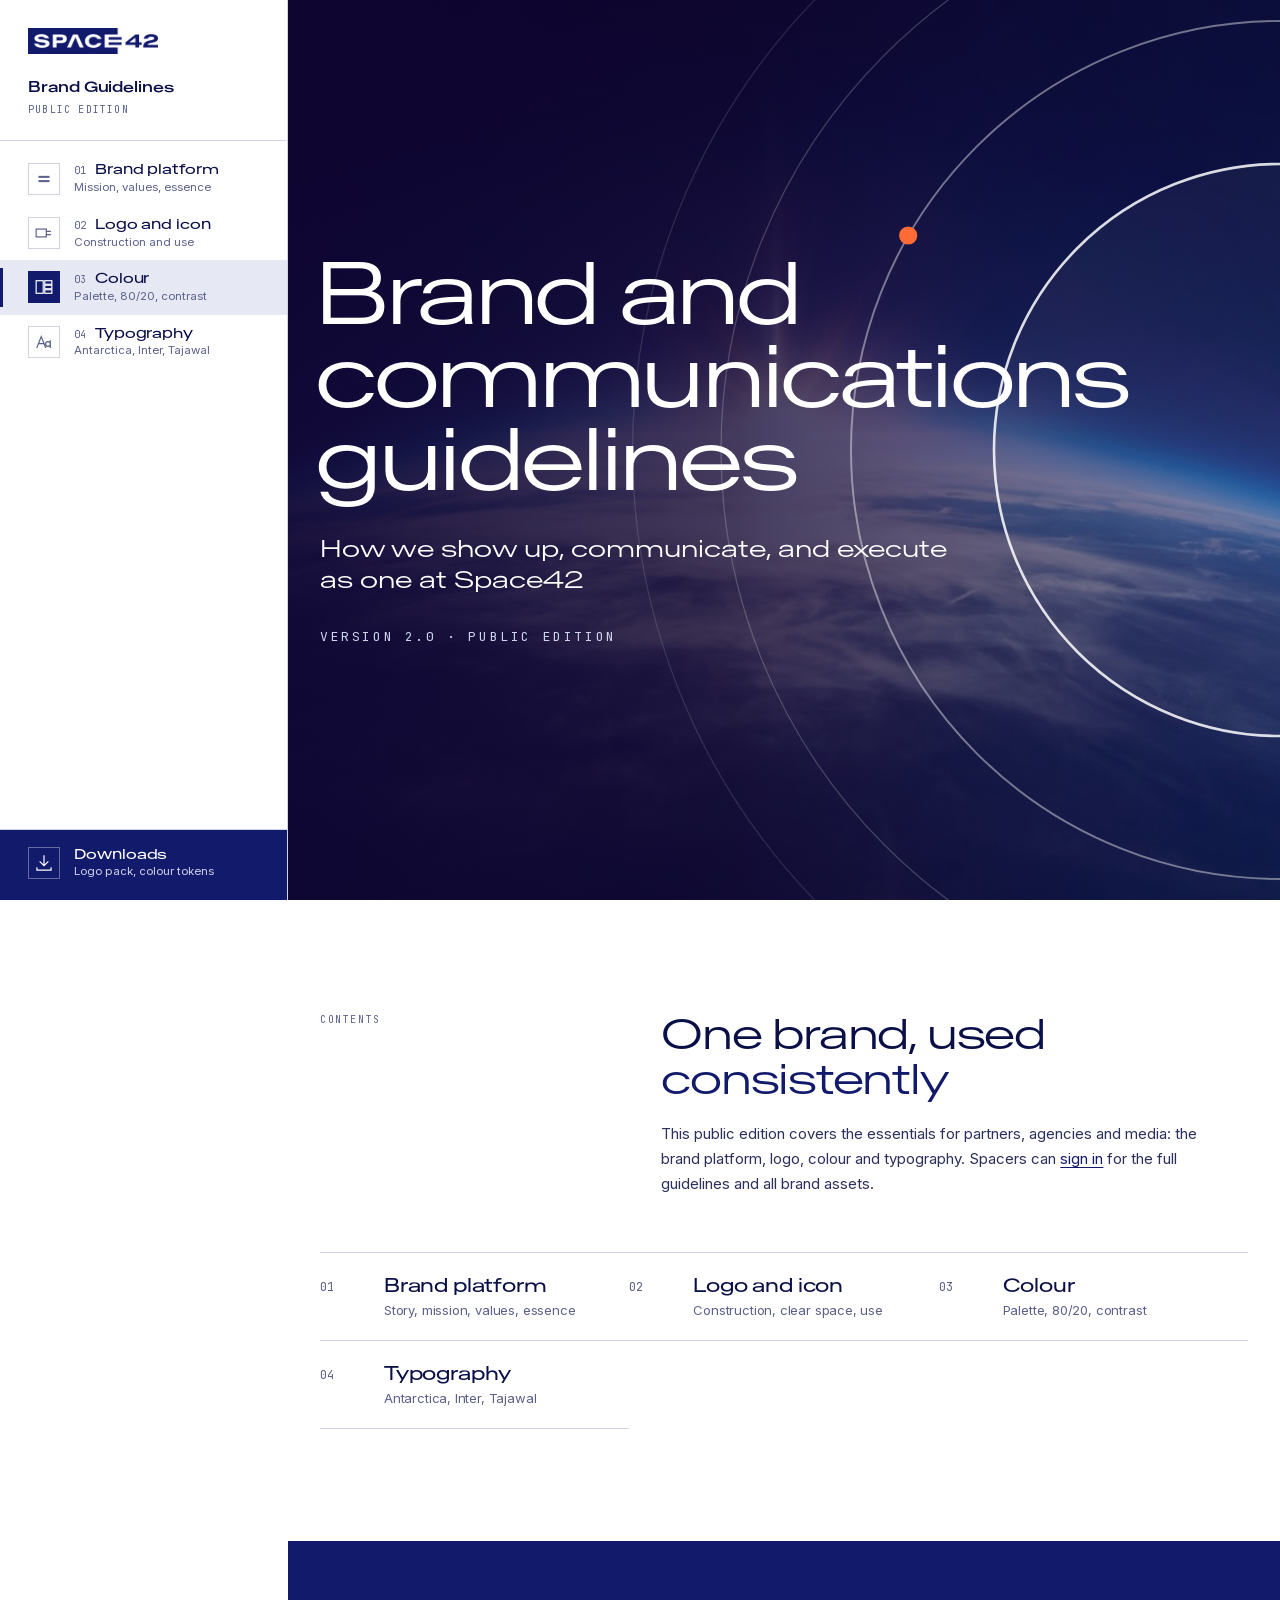
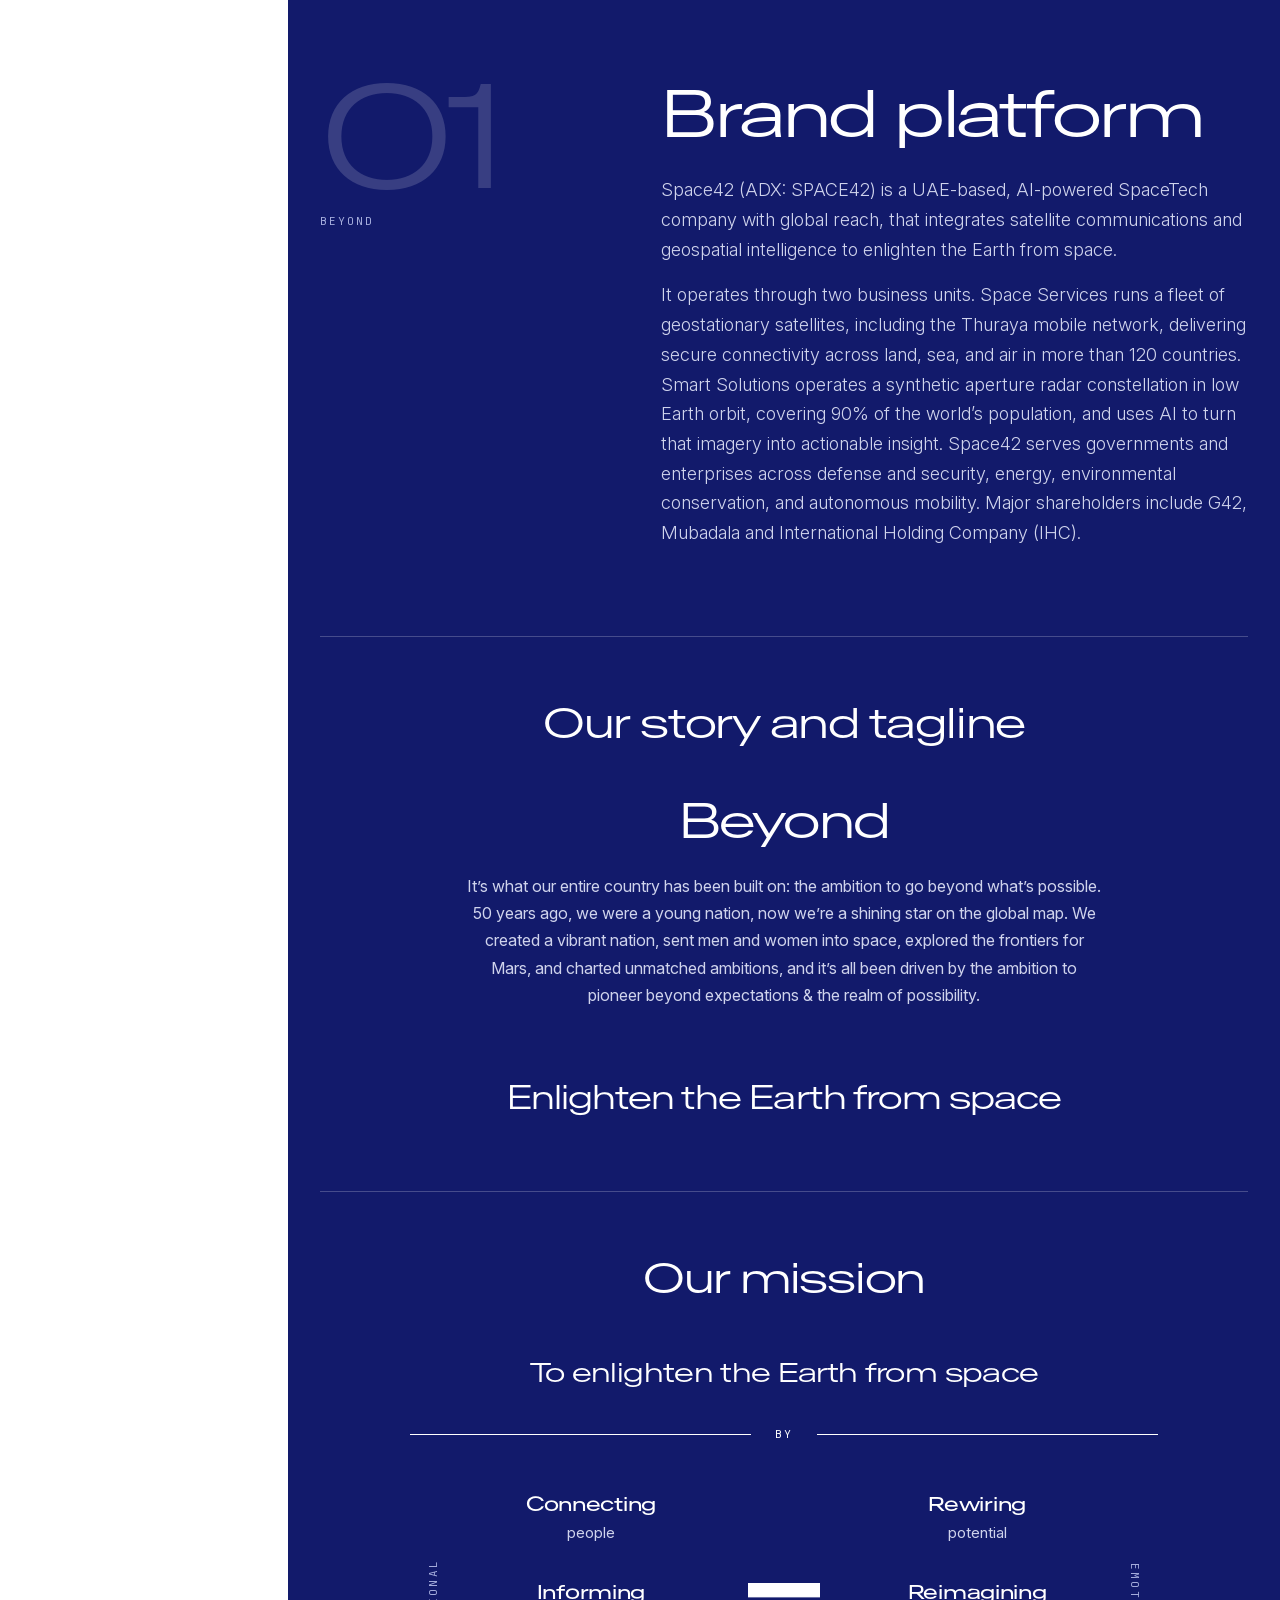
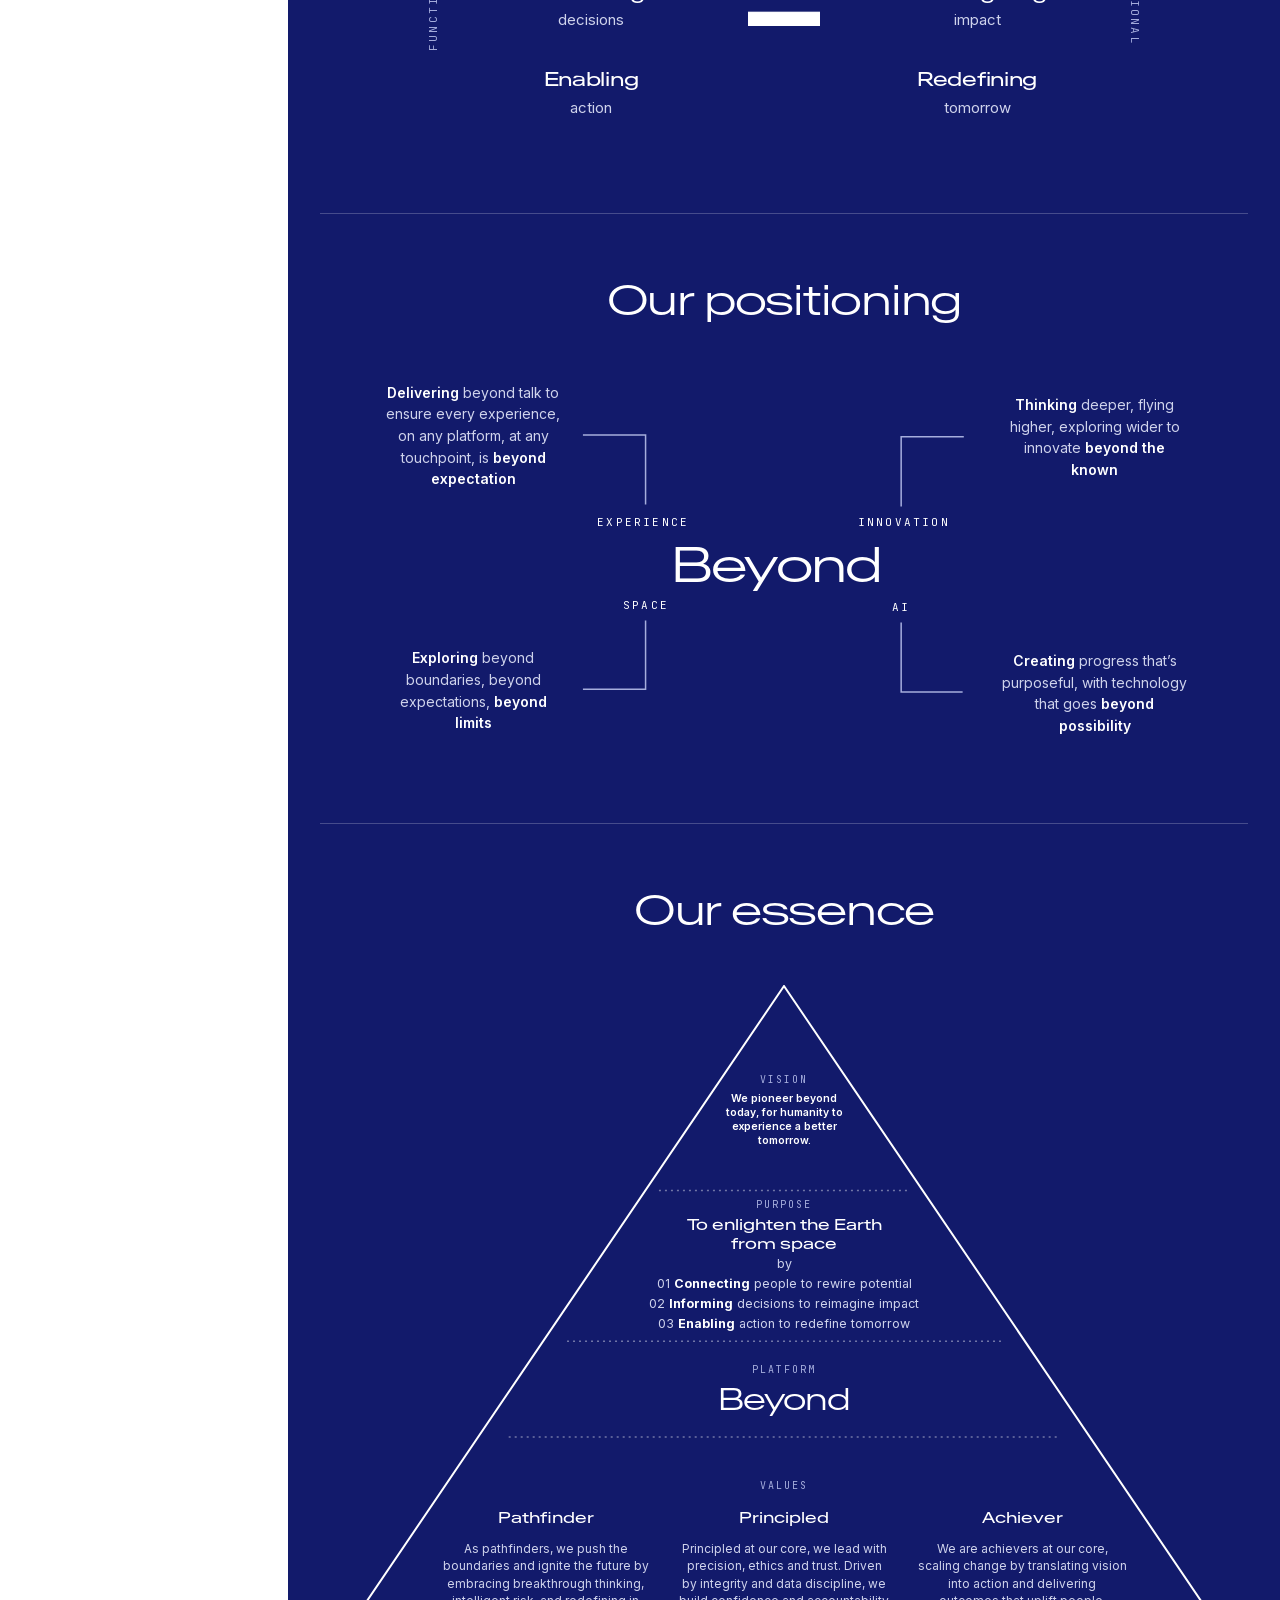
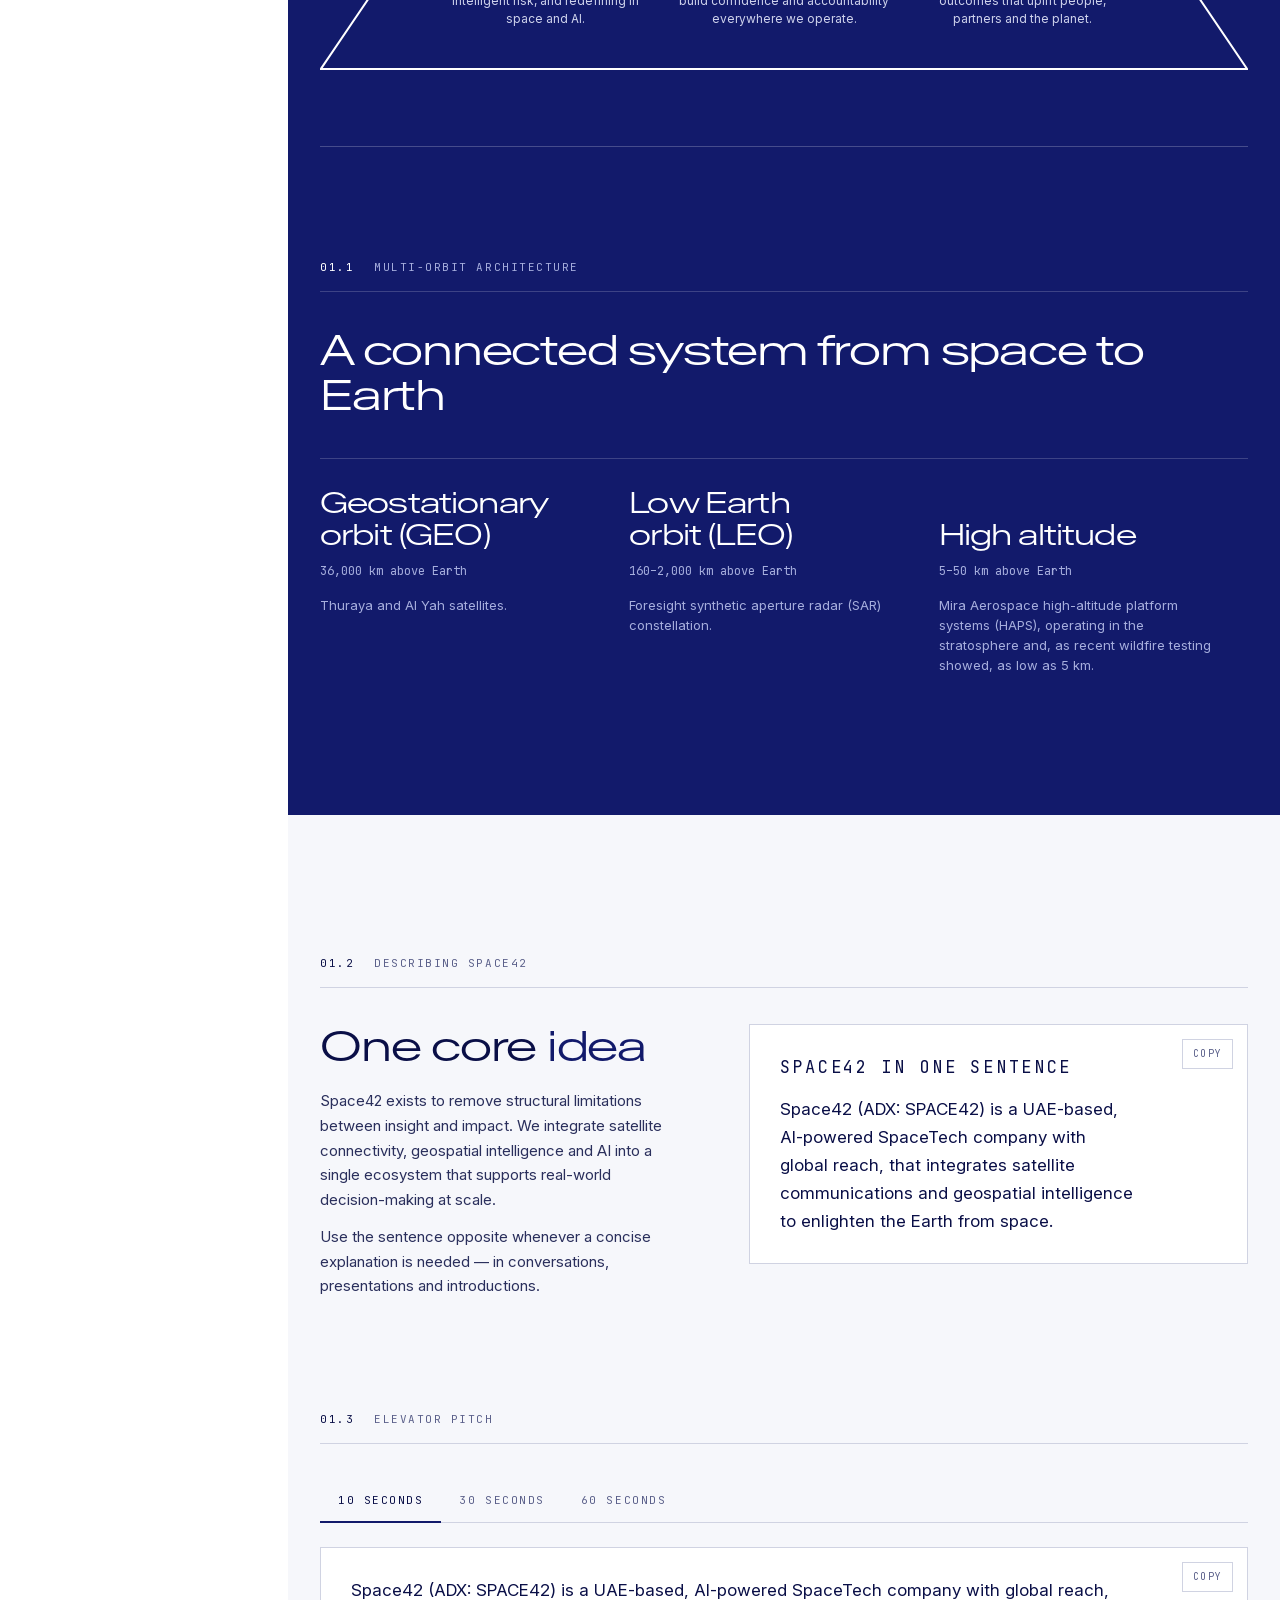
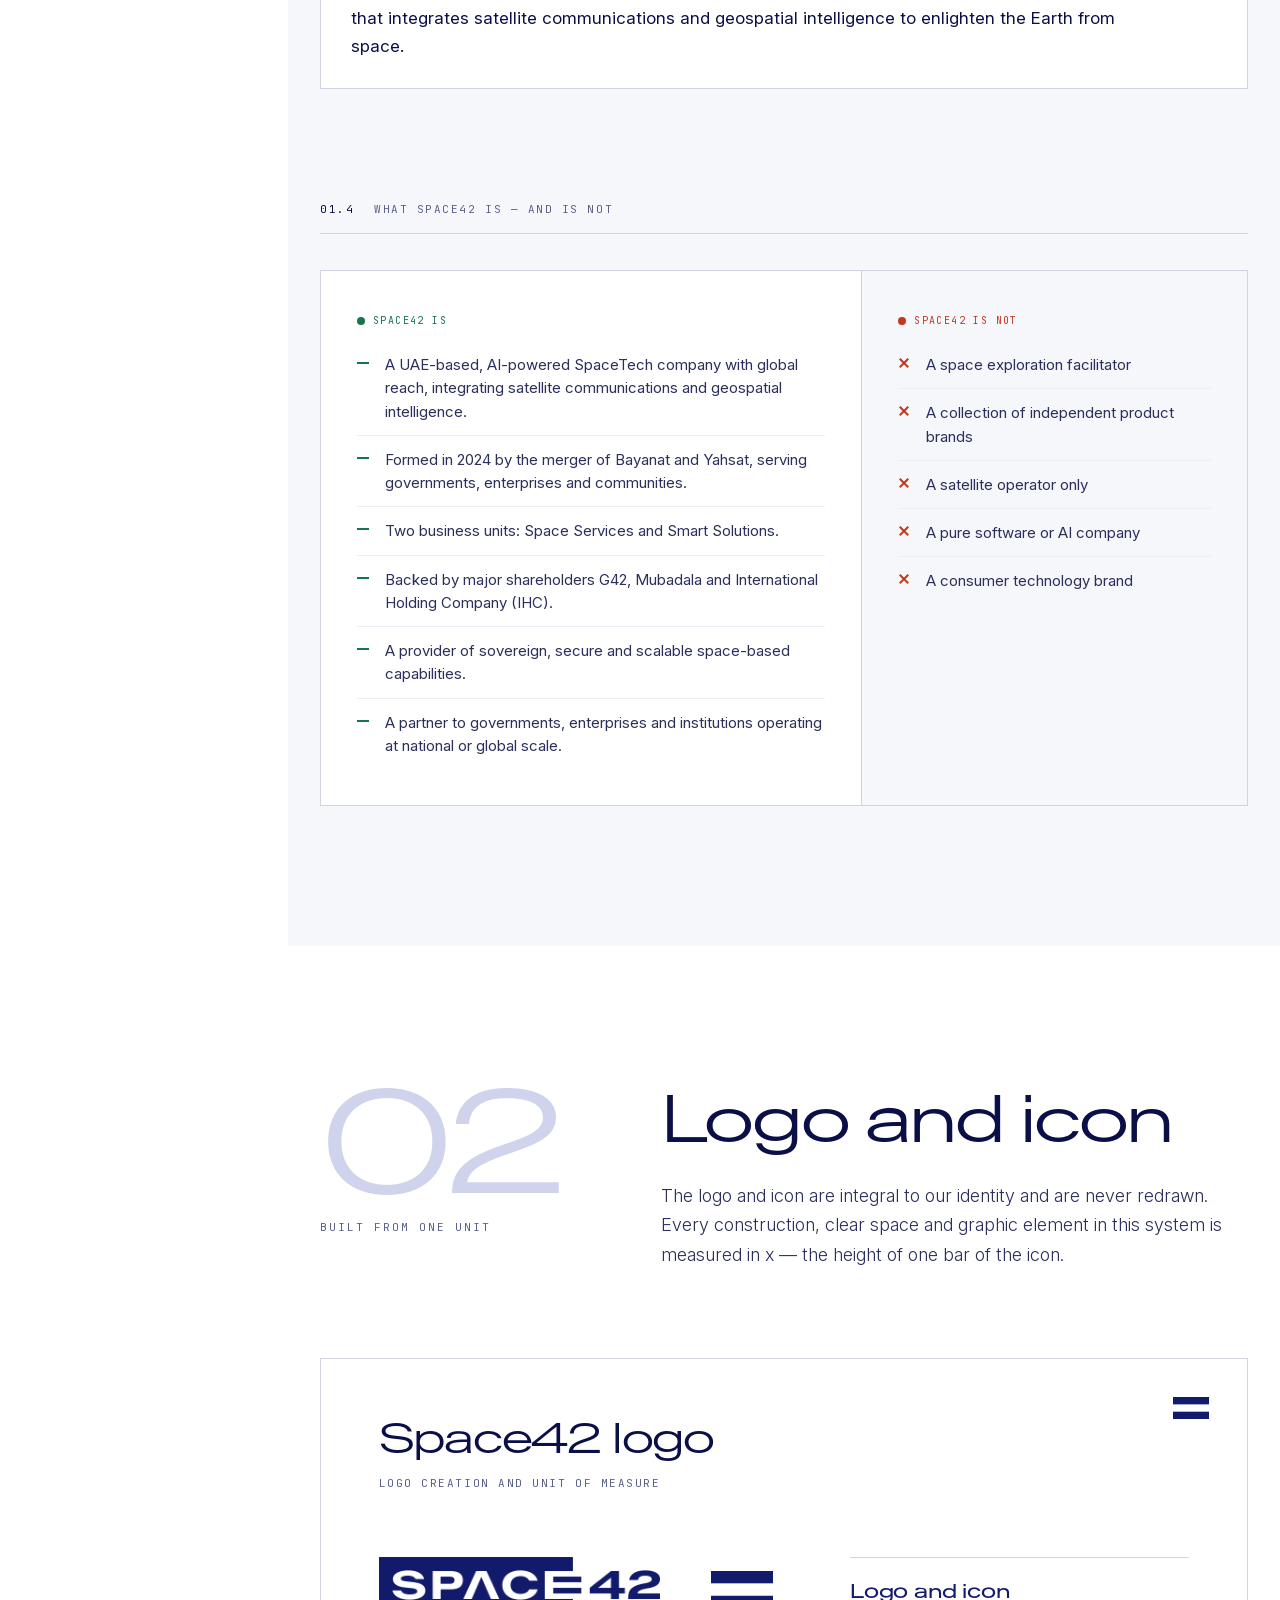
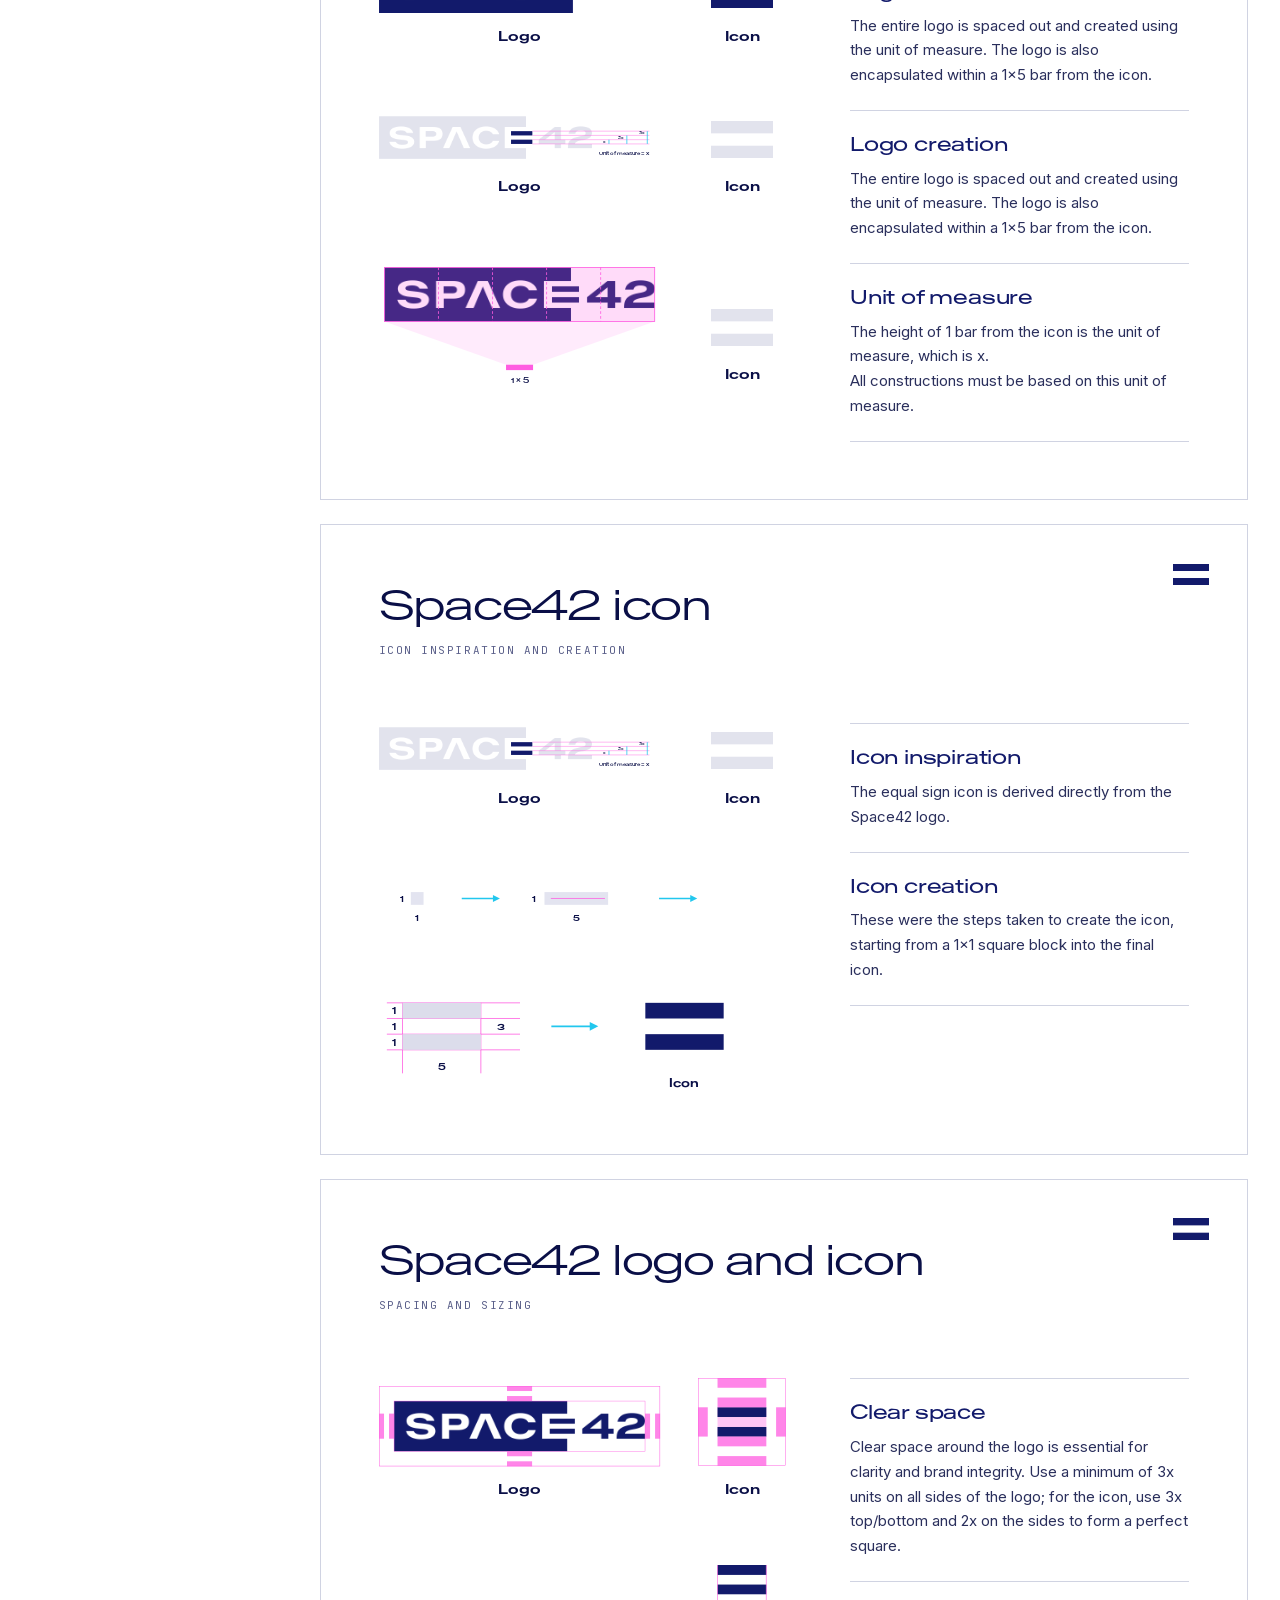
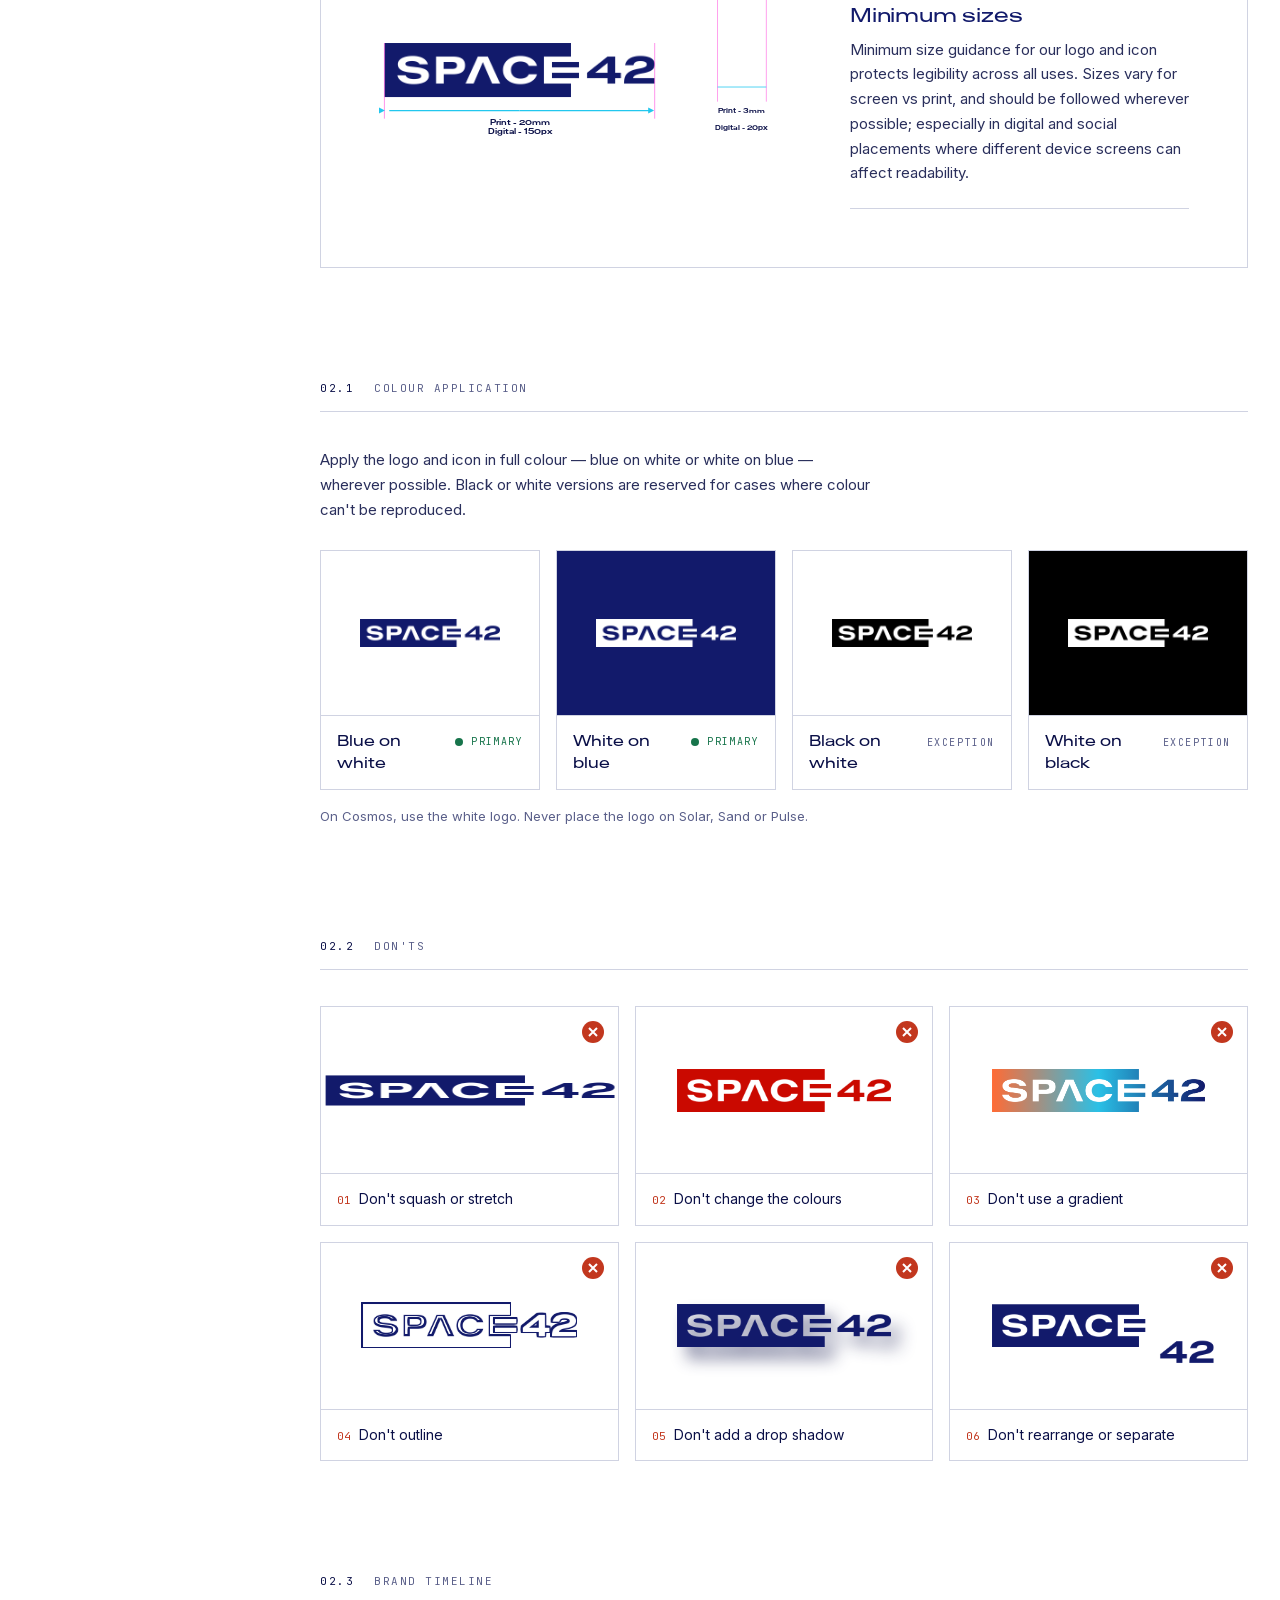
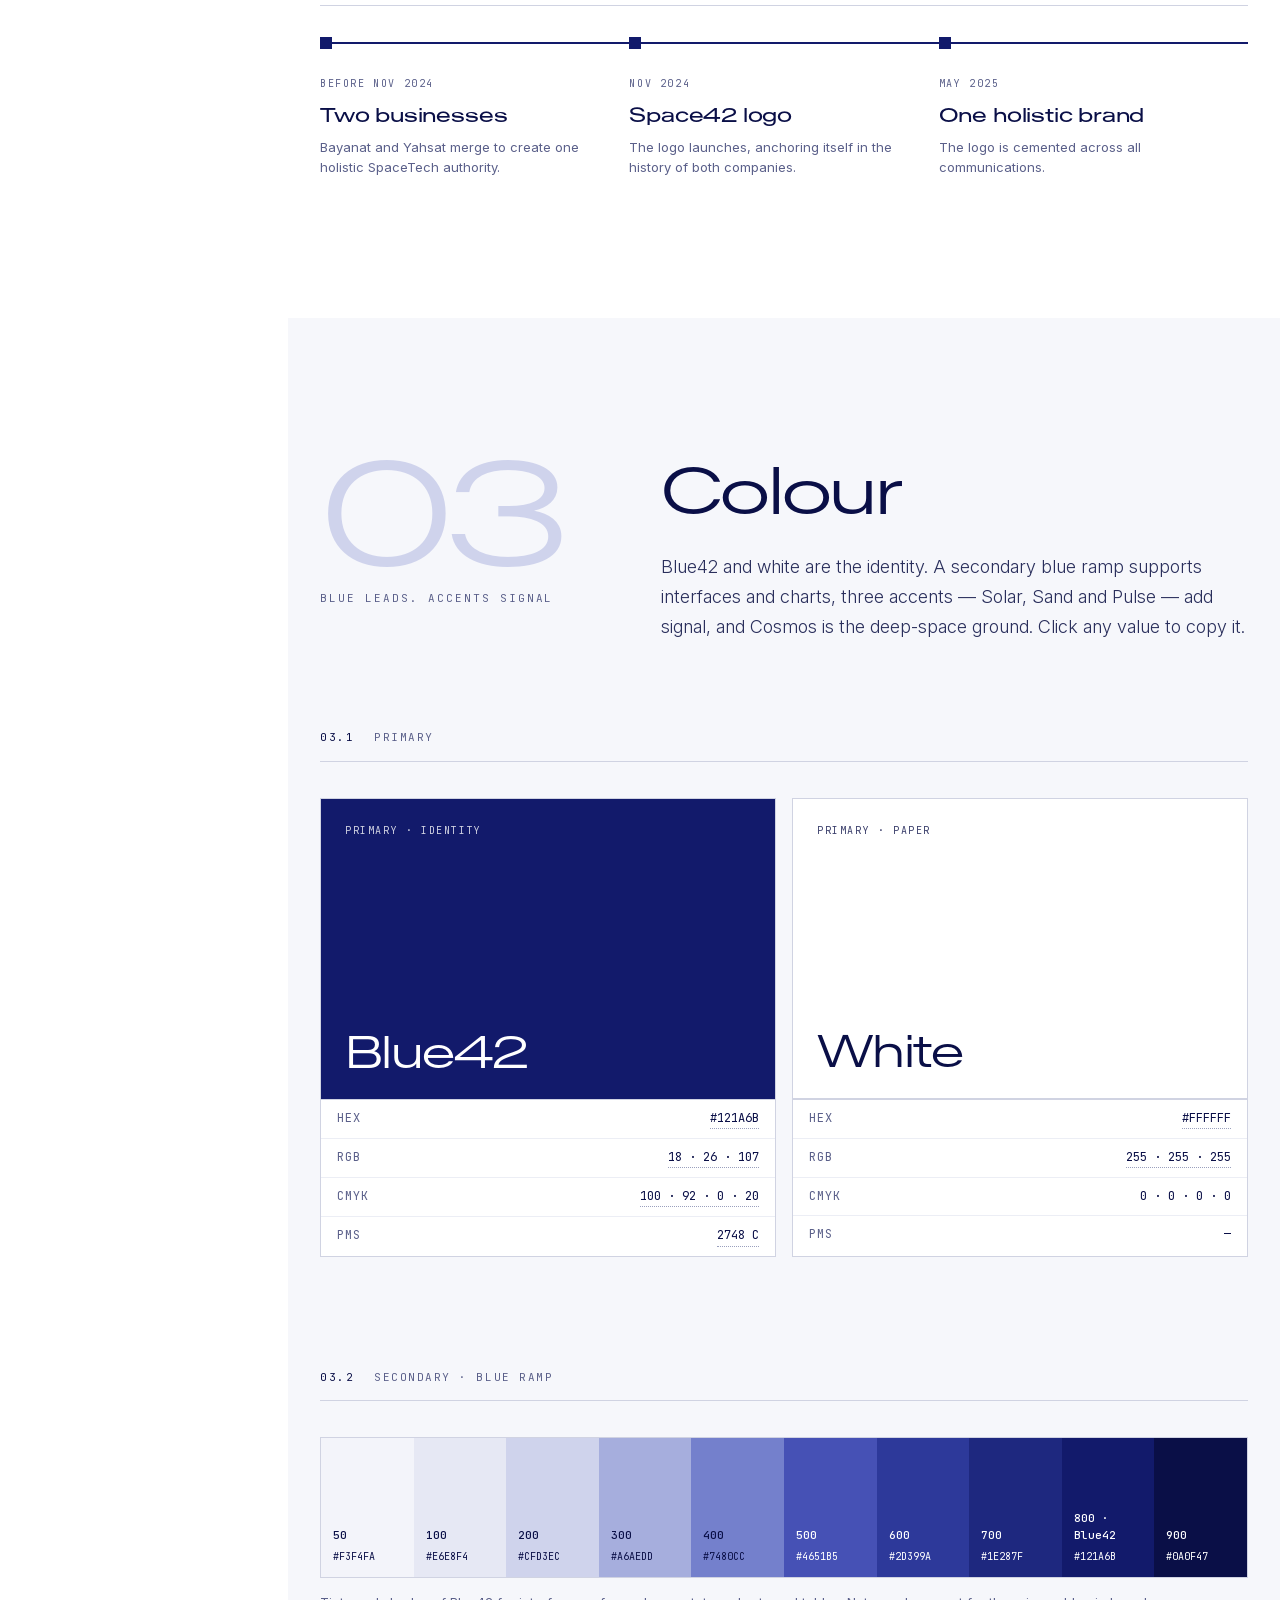
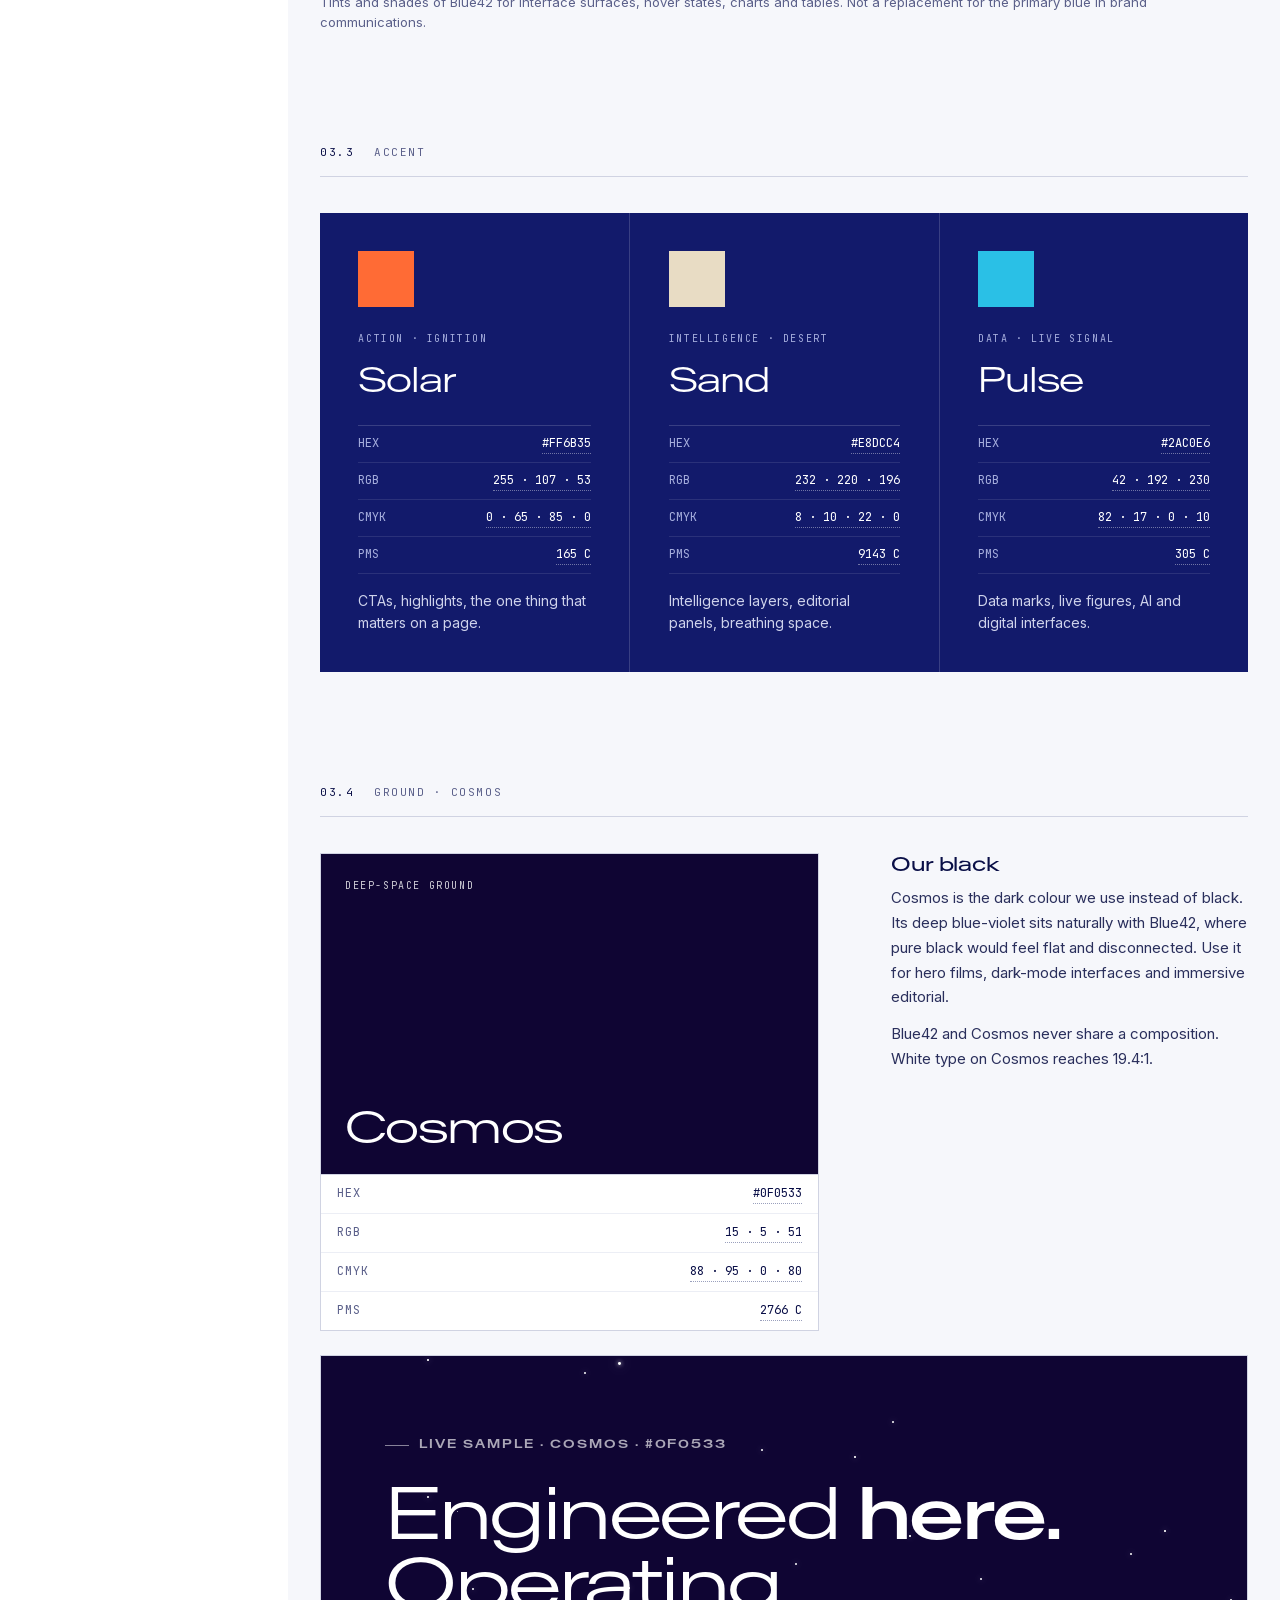
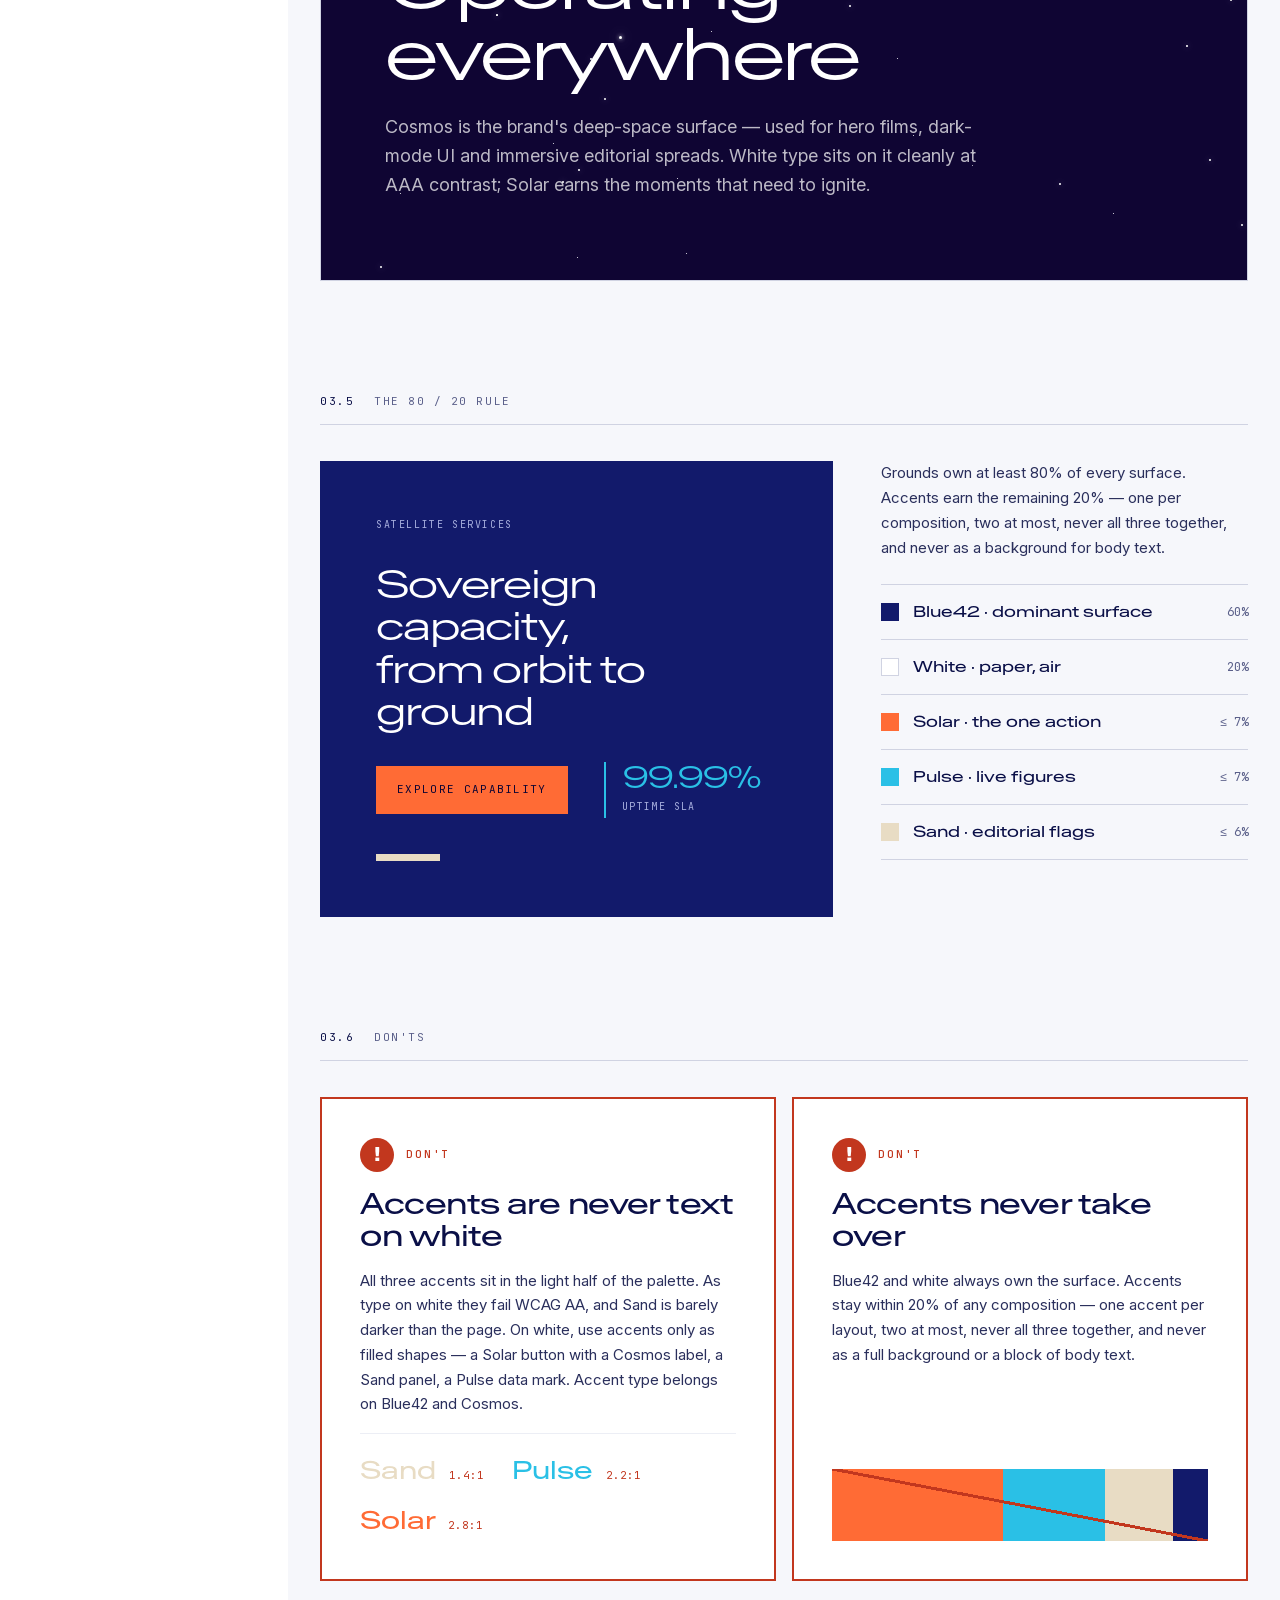
<file: public.html>
<!DOCTYPE html>
<html lang="en">
<head>
<script>/* asset fallback: if a resized copy (…/web/…) is missing on the server, load the original file instead */
(function(){var M=[[/\/logo\/(?:web|screen)\//,'/logo/'],[/\/icons\/(?:web|screen)\//,'/icons/static/'],[/\/stock\/footage\/(?:web|screen)\//,'/stock/footage/'],[/\/stock\/(?:web|screen)\//,'/stock/']];
function alt(u){for(var i=0;i<M.length;i++){if(M[i][0].test(u))return u.replace(M[i][0],M[i][1]);}return null;}
window.addEventListener('error',function(e){var t=e.target;if(!t||(t.tagName!=='IMG'&&t.tagName!=='VIDEO'))return;if(t.getAttribute('data-fb'))return;
var n=alt(t.getAttribute('src')||'');if(!n)return;t.setAttribute('data-fb','1');
['data-blue','data-white','data-src'].forEach(function(k){var v=t.getAttribute(k);if(v){var w=alt(v);if(w)t.setAttribute(k,w);}});
if(t.tagName==='VIDEO'){t.removeAttribute('poster');t.src=n;t.load();}else{t.setAttribute('src',n);}},true);})();</script>
<style>.hero__bg{background-image:url("space42-ds-v2/stock/screen/ss-2597890539.jpg"),url("space42-ds-v2/stock/ss-2597890539.jpg")}</style>

<meta charset="UTF-8" />
<meta name="viewport" content="width=device-width, initial-scale=1" />
<title>Space42 — Brand Guidelines · Public edition</title>
<meta name="description" content="Space42 brand guidelines, public edition: brand platform, logo, colour and typography." />
<meta name="theme-color" content="#0F0533" />
<link rel="icon" type="image/png" href="space42-ds-v2/logo/screen/space42-mark-blue.png" />
<link rel="stylesheet" href="space42-ds-v2/fonts/fonts.css" />
<link rel="stylesheet" href="guidelines/gl.css" />
<link rel="stylesheet" href="guidelines/be-components.css" />
<link rel="stylesheet" href="guidelines/anim-icons.css" />
<script src="guidelines/gl.js" defer></script>
<script src="guidelines/be-components.js" defer></script>
<style id="__om-edit-overrides"></style>
</head>
<body>
<div id="preloader" role="status" aria-label="Loading Space42 Brand Guidelines">
  <div class="pl__bars" aria-hidden="true"><i></i><i></i><i></i><i></i><i></i><i></i><i></i></div>
  <div class="pl__word">Space42</div>
  <div class="pl__track"><div class="pl__fill" id="plFill"></div></div>
  <div class="pl__pct" id="plPct">0%</div>
</div>
<script>
(function(){
  var pre=document.getElementById('preloader');
  if(!pre) return;
  var fill=document.getElementById('plFill'), pct=document.getElementById('plPct');
  var root=document.documentElement;
  root.style.overflow='hidden';
  var target=0.05, shown=0, done=false;
  function setTarget(v){ if(v>target) target=Math.min(0.95, v); }
  function recompute(){
    var imgs=document.images, n=imgs.length, loaded=0;
    for(var i=0;i<n;i++){ if(imgs[i].complete) loaded++; }
    var total=n+1; // +1 unit for fonts
    setTarget((loaded+(window.__fontsReady?1:0))/total * 0.95);
  }
  function tick(){
    shown += (target-shown)*0.12;
    if(target-shown<0.002) shown=target;
    fill.style.width=(shown*100).toFixed(1)+'%';
    pct.textContent=Math.round(shown*100)+'%';
    if(!done) requestAnimationFrame(tick);
  }
  requestAnimationFrame(tick);
  function attach(){
    var imgs=document.images;
    for(var i=0;i<imgs.length;i++){
      if(!imgs[i].complete){ imgs[i].addEventListener('load',recompute,{once:true}); imgs[i].addEventListener('error',recompute,{once:true}); }
    }
    recompute();
  }
  if(document.readyState!=='loading') attach(); else document.addEventListener('DOMContentLoaded', attach);
  if(document.fonts && document.fonts.ready){ document.fonts.ready.then(function(){ window.__fontsReady=true; recompute(); }); }
  else { window.__fontsReady=true; }
  function finish(){
    if(done) return; done=true; target=1; shown=1;
    fill.style.width='100%'; pct.textContent='100%';
    setTimeout(function(){
      pre.classList.add('is-hidden');
      root.style.overflow='';
      setTimeout(function(){ if(pre&&pre.parentNode) pre.parentNode.removeChild(pre); }, 600);
    }, 200);
  }
  window.addEventListener('load', function(){ recompute(); setTimeout(finish, 300); });
  setTimeout(finish, 8000); // hard fallback so a slow asset never hangs the page
})();
</script>
<aside class="side" aria-label="Guidelines">
  <div class="side__top">
    <a class="side__logo" href="#top"><img src="space42-ds-v2/logo/screen/space42-logo-blue.png" alt="Space42" /></a>
    <button class="side__menu" type="button" aria-expanded="false" aria-label="Open contents"><i></i><i></i></button>
  </div>
  <div class="side__body">
    <div class="side__doc"><span class="side__name">Brand Guidelines</span><span class="side__ed">Public edition</span></div>
    <nav class="side__links">
      <a href="#platform"><span class="side__ic"><svg viewBox="0 0 28 28" aria-hidden="true"><rect x="7" y="10" width="14" height="2.6"/><rect x="7" y="15.4" width="14" height="2.6"/></svg></span><span class="side__tx"><b><em>01</em>Brand platform</b><small>Mission, values, essence</small></span></a>
      <a href="#logo"><span class="side__ic"><svg viewBox="0 0 28 28" aria-hidden="true"><rect x="4" y="9" width="13" height="10" fill="none"/><path d="M17 12h5M17 16h5"/></svg></span><span class="side__tx"><b><em>02</em>Logo and icon</b><small>Construction and use</small></span></a>
      <a href="#colour"><span class="side__ic"><svg viewBox="0 0 28 28" aria-hidden="true"><rect x="4" y="6" width="9" height="16" fill="none"/><rect x="15" y="6" width="9" height="4.5" fill="none"/><rect x="15" y="11.75" width="9" height="4.5" fill="none"/><rect x="15" y="17.5" width="9" height="4.5" fill="none"/></svg></span><span class="side__tx"><b><em>03</em>Colour</b><small>Palette, 80/20, contrast</small></span></a>
      <a href="#type"><span class="side__ic"><svg viewBox="0 0 28 28" aria-hidden="true"><path d="M5 21L10.5 7 16 21M7.2 16h6.6" fill="none"/><path d="M19 13.5a3 3 0 1 1 0 6 3 3 0 0 1 0-6zM22 12.5V21" fill="none"/></svg></span><span class="side__tx"><b><em>04</em>Typography</b><small>Antarctica, Inter, Tajawal</small></span></a>
    </nav>
    <a class="side__dl" href="#downloads"><span class="side__ic"><svg viewBox="0 0 28 28" aria-hidden="true"><path d="M14 5v12M9 12.5l5 5 5-5" fill="none"/><path d="M5 20v3h18v-3" fill="none"/></svg></span><span class="side__tx"><b>Downloads</b><small>Logo pack, colour tokens</small></span></a>
  </div>
</aside>

<!-- ============ HERO ============ -->
<header class="hero" id="top" data-screen-label="Hero">
  <div class="hero__bg" aria-hidden="true"></div>
  <svg class="hero__orbit" viewBox="0 0 1000 1000" aria-hidden="true">
    <circle cx="500" cy="500" r="498" fill="none" stroke="#fff" stroke-width="1" opacity=".12"/>
    <circle cx="500" cy="500" r="430" fill="none" stroke="#fff" stroke-width="1" opacity=".2"/>
    <circle cx="500" cy="500" r="330" fill="none" stroke="#fff" stroke-width="1.5" opacity=".42"/>
    <circle cx="500" cy="500" r="220" fill="rgba(255,255,255,0.05)" stroke="#fff" stroke-width="2" opacity=".85"/>
    <circle cx="214" cy="335" r="7" fill="#FF6B35"/>
  </svg>
  <div class="wrap hero__in">
    <h1 class="hero__h">Brand and<br/>communications<br/>guidelines</h1>
    <p class="hero__lead2">How we show up, communicate, and execute as one at Space42</p>
    <p class="hero__ver">Version 2.0 · Public edition</p>
  </div>
</header>

<!-- ============ CONTENTS ============ -->
<section class="toc" data-screen-label="Contents">
  <div class="wrap">
    <div class="toc__head">
      <p class="lbl">Contents</p>
      <div>
        <h2 class="h3">One brand, used <em>consistently</em></h2>
        <p class="p">This public edition covers the essentials for partners, agencies and media: the brand platform, logo, colour and typography. Spacers can <a href="index.html">sign in</a> for the full guidelines and all brand assets.</p>
      </div>
    </div>
    <div class="toc__grid">
      <a class="toc__item" href="#platform"><span class="toc__n">01</span><span class="toc__t">Brand platform<span class="toc__d">Story, mission, values, essence</span></span></a>
      <a class="toc__item" href="#logo"><span class="toc__n">02</span><span class="toc__t">Logo and icon<span class="toc__d">Construction, clear space, use</span></span></a>
      <a class="toc__item" href="#colour"><span class="toc__n">03</span><span class="toc__t">Colour<span class="toc__d">Palette, 80/20, contrast</span></span></a>
      <a class="toc__item" href="#type"><span class="toc__n">04</span><span class="toc__t">Typography<span class="toc__d">Antarctica, Inter, Tajawal</span></span></a>
    </div>
  </div>
</section>

<!-- ============ 01 PLATFORM ============ -->
<section class="ch ch--blue" id="platform" data-screen-label="01 Platform">
  <div class="wrap">
    <div class="ch__head rv">
      <div><div class="ch__num">01</div><p class="ch__lbl">Beyond</p></div>
      <div>
        <h2 class="ch__title">Brand platform<em></em></h2>
        <p class="ch__intro">Space42 (ADX: SPACE42) is a UAE-based, AI-powered SpaceTech company with global reach, that integrates satellite communications and geospatial intelligence to enlighten the Earth from space.</p>
        <p class="ch__intro">It operates through two business units. Space Services runs a fleet of geostationary satellites, including the Thuraya mobile network, delivering secure connectivity across land, sea, and air in more than 120 countries. Smart Solutions operates a synthetic aperture radar constellation in low Earth orbit, covering 90% of the world’s population, and uses AI to turn that imagery into actionable insight. Space42 serves governments and enterprises across defense and security, energy, environmental conservation, and autonomous mobility. Major shareholders include G42, Mubadala and International Holding Company (IHC).</p>
      </div>
    </div>

    <div class="plates">
<article class="plate rv" id="story"><h3 class="plate__h">Our story and tagline</h3><div class="plate__body"><div class="plate__stage"><div class="pst"><p class="pst__b">Beyond</p><p class="pst__p">It’s what our entire country has been built on: the ambition to go beyond what’s possible. 50 years ago, we were a young nation, now we’re a shining star on the global map. We created a vibrant nation, sent men and women into space, explored the frontiers for Mars, and charted unmatched ambitions, and it’s all been driven by the ambition to pioneer beyond expectations &amp; the realm of possibility.</p><p class="pst__t">Enlighten the Earth from space</p></div></div></div></article>
<article class="plate rv" id="mission"><h3 class="plate__h">Our mission</h3><div class="plate__body"><div class="plate__stage"><div class="pm"><p class="pm__stmt">To enlighten the Earth from space</p><div class="pm__by"><i></i><span>BY</span><i></i></div><div class="pm__grid"><span class="pm__v pm__v--up">Functional</span><div class="pm__col"><p><b>Connecting</b>people</p><p><b>Informing</b>decisions</p><p><b>Enabling</b>action</p></div><img class="pm__eq" src="space42-ds-v2/logo/screen/equal-mark-blue.png" alt="equals" loading="lazy" decoding="async" /><div class="pm__col"><p><b>Rewiring</b>potential</p><p><b>Reimagining</b>impact</p><p><b>Redefining</b>tomorrow</p></div><span class="pm__v">Emotional</span></div></div></div></div></article>
<article class="plate rv" id="positioning"><h3 class="plate__h">Our positioning</h3><div class="plate__body"><div class="plate__stage"><div class="pp"><svg class="pp__lines" viewBox="0 0 2400 900" preserveAspectRatio="none" aria-hidden="true"><polyline points="680,155 842,155 842,335"/><polyline points="1665,160 1503,160 1503,340"/><polyline points="842,635 842,813 680,813"/><polyline points="1503,640 1503,820 1662,820"/></svg>
<p class="pp__t" style="left:16.5%;top:17.44%"><b>Delivering</b> beyond talk to ensure every experience, on any platform, at any touchpoint, is <b>beyond expectation</b></p>
<p class="pp__t" style="left:83.5%;top:17.78%"><b>Thinking</b> deeper, flying higher, exploring wider to innovate <b>beyond the known</b></p>
<p class="pp__t" style="left:16.5%;top:90.56%"><b>Exploring</b> beyond boundaries, beyond expectations, <b>beyond limits</b></p>
<p class="pp__t" style="left:83.5%;top:91.33%"><b>Creating</b> progress that’s purposeful, with technology that goes <b>beyond possibility</b></p>
<span class="pp__l" style="left:34.83%;top:42.44%">EXPERIENCE</span><span class="pp__l" style="left:62.92%;top:42.44%">INNOVATION</span><span class="pp__b" style="left:49.17%;top:54.67%">Beyond</span><span class="pp__l" style="left:35.13%;top:66.33%">SPACE</span><span class="pp__l" style="left:62.63%;top:66.89%">AI</span></div></div></div></article>
<article class="plate rv" id="essence"><h3 class="plate__h">Our essence</h3><div class="plate__body"><div class="plate__stage"><div class="pe"><svg class="pe__tri" viewBox="0 0 2100 1300" preserveAspectRatio="none" aria-hidden="true"><polygon points="2,1298 1050,2 2098,1298"/><line class="d" x1="767" y1="390" x2="1333" y2="390"/><line class="d" x1="559" y1="676" x2="1541" y2="676"/><line class="d" x1="427" y1="858" x2="1673" y2="858"/></svg>
<div class="pe__tiers">
<div class="pe__t pe__t--vis"><span class="pe__k">VISION</span><p class="pe__vis">We pioneer beyond today, for humanity to experience a better tomorrow.</p></div>
<div class="pe__t pe__t--pur"><span class="pe__k">PURPOSE</span><p class="pe__pur">To enlighten the Earth from space</p><p class="pe__by">by</p><p class="pe__ln">01 <b>Connecting</b> people to rewire potential</p><p class="pe__ln">02 <b>Informing</b> decisions to reimagine impact</p><p class="pe__ln">03 <b>Enabling</b> action to redefine tomorrow</p></div>
<div class="pe__t pe__t--pla"><span class="pe__k">PLATFORM</span><p class="pe__b">Beyond</p></div>
<div class="pe__t pe__t--val"><span class="pe__k">VALUES</span><div class="pe__vals"><div class="pe__val"><b>Pathfinder</b><p>As pathfinders, we push the boundaries and ignite the future by embracing breakthrough thinking, intelligent risk, and redefining in space and AI.</p></div><div class="pe__val"><b>Principled</b><p>Principled at our core, we lead with precision, ethics and trust. Driven by integrity and data discipline, we build confidence and accountability everywhere we operate.</p></div><div class="pe__val"><b>Achiever</b><p>We are achievers at our core, scaling change by translating vision into action and delivering outcomes that uplift people, partners and the planet.</p></div></div></div>
</div></div></div></div></article>
</div>

    <div class="flag"><span>Multi-orbit architecture</span><span class="flag__line"></span><span>01.1</span></div>
    <div class="rv">
      <h3 class="h3" style="max-width:22ch;">A connected system from space to <em>Earth</em></h3>
      <div class="orbits" style="margin-top:40px;">
        <div><b>Geostationary orbit (GEO)</b><span class="alt">36,000 km above Earth</span><p class="small">Thuraya and Al Yah satellites.</p></div>
        <div><b>Low Earth orbit (LEO)</b><span class="alt">160–2,000 km above Earth</span><p class="small">Foresight synthetic aperture radar (SAR) constellation.</p></div>
        <div><b>High altitude</b><span class="alt">5–50 km above Earth</span><p class="small">Mira Aerospace high-altitude platform systems (HAPS), operating in the stratosphere and, as recent wildfire testing showed, as low as 5 km.</p></div>
      </div>
    </div>
  </div>
</section>

<section class="ch ch--paper" id="platform-words" data-screen-label="01 Platform · describing Space42">
  <div class="wrap">
    <div class="flag"><span>Describing Space42</span><span class="flag__line"></span><span>01.2</span></div>
    <div class="split split--5-7 rv">
      <div>
        <h3 class="h3">One core <em>idea</em></h3>
        <p class="p">Space42 exists to remove structural limitations between insight and impact. We integrate satellite connectivity, geospatial intelligence and AI into a single ecosystem that supports real-world decision-making at scale.</p>
        <p class="p">Use the sentence opposite whenever a concise explanation is needed — in conversations, presentations and introductions.</p>
      </div>
      <div class="copybox">
        <button class="copybtn" type="button" data-copy-target="one-sentence">Copy</button>
        <p class="lbl" style="margin-bottom:14px;">Space42 in one sentence</p>
        <p id="one-sentence">Space42 (ADX: SPACE42) is a UAE-based, AI-powered SpaceTech company with global reach, that integrates satellite communications and geospatial intelligence to enlighten the Earth from space.</p>
      </div>
    </div>

    <div class="flag"><span>Elevator pitch</span><span class="flag__line"></span><span>01.3</span></div>
    <div class="rv" data-tabs>
      <div class="tabs" role="tablist"><button class="tab is-on" type="button" role="tab" aria-selected="true">10 seconds</button><button class="tab" type="button" role="tab" aria-selected="false">30 seconds</button><button class="tab" type="button" role="tab" aria-selected="false">60 seconds</button></div>
      <div class="tabpane copybox"><button class="copybtn" type="button" data-copy-target="pitch10">Copy</button><p id="pitch10">Space42 (ADX: SPACE42) is a UAE-based, AI-powered SpaceTech company with global reach, that integrates satellite communications and geospatial intelligence to enlighten the Earth from space.</p></div>
      <div class="tabpane copybox" hidden><button class="copybtn" type="button" data-copy-target="pitch30">Copy</button><p id="pitch30">Space42 (ADX: SPACE42) is a UAE-based, AI-powered SpaceTech company with global reach, that integrates satellite communications and geospatial intelligence to enlighten the Earth from space. By integrating these capabilities, we help governments and enterprises move from observation to decision-making faster, more securely, and at scale.</p></div>
      <div class="tabpane copybox" hidden><button class="copybtn" type="button" data-copy-target="pitch60">Copy</button><p id="pitch60">Space42 (ADX: SPACE42) is a UAE-based, AI-powered SpaceTech company with global reach, that integrates satellite communications and geospatial intelligence to enlighten the Earth from space. It operates through two business units. Space Services runs a fleet of geostationary satellites, including the Thuraya mobile network, delivering secure connectivity across land, sea, and air in more than 120 countries. Smart Solutions operates a synthetic aperture radar constellation in low Earth orbit, covering 90% of the world’s population, and uses AI to turn that imagery into actionable insight. Space42 serves governments and enterprises across defense and security, energy, environmental conservation, and autonomous mobility. Major shareholders include G42, Mubadala and International Holding Company (IHC).</p></div>
    </div>

    <div class="flag"><span>What Space42 is — and is not</span><span class="flag__line"></span><span>01.4</span></div>
    <div class="isnot rv">
      <div>
        <p class="tag-ok" style="margin-bottom:12px;">Space42 is</p>
        <ul>
          <li>A UAE-based, AI-powered SpaceTech company with global reach, integrating satellite communications and geospatial intelligence.</li>
          <li>Formed in 2024 by the merger of Bayanat and Yahsat, serving governments, enterprises and communities.</li>
          <li>Two business units: Space Services and Smart Solutions.</li>
          <li>Backed by major shareholders G42, Mubadala and International Holding Company (IHC).</li>
          <li>A provider of sovereign, secure and scalable space-based capabilities.</li>
          <li>A partner to governments, enterprises and institutions operating at national or global scale.</li>
        </ul>
      </div>
      <div class="no">
        <p class="tag-no" style="margin-bottom:12px;">Space42 is not</p>
        <ul>
          <li>A space exploration facilitator</li>
          <li>A collection of independent product brands</li>
          <li>A satellite operator only</li>
          <li>A pure software or AI company</li>
          <li>A consumer technology brand</li>
        </ul>
      </div>
    </div>
  </div>
</section>

<section class="ch" id="logo" data-screen-label="03 Logo">
  <div class="wrap">
    <div class="ch__head rv">
      <div><div class="ch__num">02</div><p class="ch__lbl">Built from one unit</p></div>
      <div>
        <h2 class="ch__title">Logo and icon<em></em></h2>
        <p class="ch__intro">The logo and icon are integral to our identity and are never redrawn. Every construction, clear space and graphic element in this system is measured in x — the height of one bar of the icon.</p>
      </div>
    </div>

    <div class="plates">
<article class="plate rv" id="logo-creation"><img class="plate__eq" src="space42-ds-v2/logo/screen/equal-mark-blue.png" alt="" loading="lazy" decoding="async" /><h3 class="plate__h">Space42 logo</h3><p class="plate__sub">Logo creation and unit of measure</p><div class="plate__body"><div class="l2"><div class="l2__v"><div class="lr"><div class="lr__c"><img src="space42-ds-v2/logo/screen/space42-logo-blue.png" alt="Space42 logo" class="lr__logo" loading="lazy" decoding="async" /><span class="cap">Logo</span></div><div class="lr__c lr__c--i"><img src="space42-ds-v2/logo/screen/equal-mark-blue.png" alt="" class="lr__eq" loading="lazy" decoding="async" /><span class="cap">Icon</span></div></div><div class="lr"><div class="lr__c"><svg class="cx " viewBox="0 0 66 12" role="img"><image href="space42-ds-v2/logo/screen/space42-logo-blue.png" x="0" y="1" width="50" height="10" opacity=".12"/><rect x="31" y="4.5" width="5" height="1" fill="#121A6B"/><rect x="31" y="6.5" width="5" height="1" fill="#121A6B"/><line x1="36" y1="4.5" x2="63.5" y2="4.5" stroke="#FF5CE1" stroke-width=".1"/><line x1="36" y1="5.5" x2="63.5" y2="5.5" stroke="#FF5CE1" stroke-width=".1"/><line x1="36" y1="6.5" x2="63.5" y2="6.5" stroke="#FF5CE1" stroke-width=".1"/><line x1="36" y1="7.5" x2="63.5" y2="7.5" stroke="#FF5CE1" stroke-width=".1"/><line x1="54" y1="6.5" x2="54" y2="7.5" stroke="#22C7EE" stroke-width=".18"/><text x="53.4" y="7.27" font-size="0.8" text-anchor="end" font-weight="500">x</text><line x1="58.2" y1="5.5" x2="58.2" y2="7.5" stroke="#22C7EE" stroke-width=".18"/><text x="57.6" y="6.27" font-size="0.8" text-anchor="end" font-weight="500">2x</text><line x1="63" y1="4.5" x2="63" y2="7.5" stroke="#22C7EE" stroke-width=".18"/><text x="62.4" y="5.27" font-size="0.8" text-anchor="end" font-weight="500">3x</text><text x="63.5" y="10" font-size="1.05" text-anchor="end" font-weight="500">Unit of measure = x</text></svg><span class="cap">Logo</span></div><div class="lr__c lr__c--i"><img src="space42-ds-v2/logo/screen/equal-mark-blue.png" alt="" class="lr__eq" style="opacity:.12" loading="lazy" decoding="async" /><span class="cap">Icon</span></div></div><div class="lr"><div class="lr__c"><svg class="cx " viewBox="0 0 52 23" role="img"><image href="space42-ds-v2/logo/screen/space42-logo-blue.png" x="1" y="1" width="50" height="10"/><rect x="1" y="1" width="50" height="10" fill="#FF5CE1" fill-opacity=".22" stroke="#FF5CE1" stroke-width=".15"/><line x1="11" y1="1" x2="11" y2="11" stroke="#FF5CE1" stroke-width=".15" stroke-dasharray=".5 .4"/><line x1="21" y1="1" x2="21" y2="11" stroke="#FF5CE1" stroke-width=".15" stroke-dasharray=".5 .4"/><line x1="31" y1="1" x2="31" y2="11" stroke="#FF5CE1" stroke-width=".15" stroke-dasharray=".5 .4"/><line x1="41" y1="1" x2="41" y2="11" stroke="#FF5CE1" stroke-width=".15" stroke-dasharray=".5 .4"/><polygon points="1,11 51,11 28.5,19 23.5,19" fill="#FF5CE1" fill-opacity=".12"/><rect x="23.5" y="19" width="5" height="1" fill="#FF5CE1"/><text x="26" y="22.4" font-size="1.3" text-anchor="middle" font-weight="500">1 × 5</text></svg><span class="cap"></span></div><div class="lr__c lr__c--i"><img src="space42-ds-v2/logo/screen/equal-mark-blue.png" alt="" class="lr__eq" style="opacity:.12" loading="lazy" decoding="async" /><span class="cap">Icon</span></div></div></div><div class="lt"><div class="lt__b"><p class="lt__k">Logo and icon</p><p class="lt__v">The entire logo is spaced out and created using the unit of measure. The logo is also encapsulated within a 1x5 bar from the icon.</p></div><div class="lt__b"><p class="lt__k">Logo creation</p><p class="lt__v">The entire logo is spaced out and created using the unit of measure. The logo is also encapsulated within a 1x5 bar from the icon.</p></div><div class="lt__b"><p class="lt__k">Unit of measure</p><p class="lt__v">The height of 1 bar from the icon is the unit of measure, which is x.<br/>All constructions must be based on this unit of measure.</p></div></div></div></div></article>
<article class="plate rv" id="icon-creation"><img class="plate__eq" src="space42-ds-v2/logo/screen/equal-mark-blue.png" alt="" loading="lazy" decoding="async" /><h3 class="plate__h">Space42 icon</h3><p class="plate__sub">Icon inspiration and creation</p><div class="plate__body"><div class="l2"><div class="l2__v"><div class="lr"><div class="lr__c"><svg class="cx " viewBox="0 0 66 12" role="img"><image href="space42-ds-v2/logo/screen/space42-logo-blue.png" x="0" y="1" width="50" height="10" opacity=".12"/><rect x="31" y="4.5" width="5" height="1" fill="#121A6B"/><rect x="31" y="6.5" width="5" height="1" fill="#121A6B"/><line x1="36" y1="4.5" x2="63.5" y2="4.5" stroke="#FF5CE1" stroke-width=".1"/><line x1="36" y1="5.5" x2="63.5" y2="5.5" stroke="#FF5CE1" stroke-width=".1"/><line x1="36" y1="6.5" x2="63.5" y2="6.5" stroke="#FF5CE1" stroke-width=".1"/><line x1="36" y1="7.5" x2="63.5" y2="7.5" stroke="#FF5CE1" stroke-width=".1"/><line x1="54" y1="6.5" x2="54" y2="7.5" stroke="#22C7EE" stroke-width=".18"/><text x="53.4" y="7.27" font-size="0.8" text-anchor="end" font-weight="500">x</text><line x1="58.2" y1="5.5" x2="58.2" y2="7.5" stroke="#22C7EE" stroke-width=".18"/><text x="57.6" y="6.27" font-size="0.8" text-anchor="end" font-weight="500">2x</text><line x1="63" y1="4.5" x2="63" y2="7.5" stroke="#22C7EE" stroke-width=".18"/><text x="62.4" y="5.27" font-size="0.8" text-anchor="end" font-weight="500">3x</text><text x="63.5" y="10" font-size="1.05" text-anchor="end" font-weight="500">Unit of measure = x</text></svg><span class="cap">Logo</span></div><div class="lr__c lr__c--i"><img src="space42-ds-v2/logo/screen/equal-mark-blue.png" alt="" class="lr__eq" style="opacity:.12" loading="lazy" decoding="async" /><span class="cap">Icon</span></div></div><div class="lr lr--full"><svg class="cx " viewBox="0 0 64 9" role="img"><rect x="5" y="3" width="2" height="2" fill="#E3E4F0"/><text x="3.6" y="4.5" font-size="1.2" text-anchor="middle" font-weight="600">1</text><text x="6" y="7.6" font-size="1.2" text-anchor="middle" font-weight="600">1</text><line x1="13" y1="4" x2="18.2" y2="4" stroke="#22C7EE" stroke-width=".22"/><polygon points="19,4 17.9,3.45 17.9,4.55" fill="#22C7EE"/><rect x="26" y="3" width="10" height="2" fill="#E3E4F0"/><line x1="27" y1="4" x2="35.5" y2="4" stroke="#FF5CE1" stroke-width=".12"/><text x="24.4" y="4.5" font-size="1.2" text-anchor="middle" font-weight="600">1</text><text x="31" y="7.6" font-size="1.2" text-anchor="middle" font-weight="600">5</text><line x1="44" y1="4" x2="49.2" y2="4" stroke="#22C7EE" stroke-width=".22"/><polygon points="50,4 48.9,3.45 48.9,4.55" fill="#22C7EE"/></svg></div><div class="lr lr--full"><svg class="cx " viewBox="0 0 52 13" role="img"><line x1="1" y1="1" x2="18" y2="1" stroke="#FF5CE1" stroke-width=".1"/><line x1="1" y1="3" x2="18" y2="3" stroke="#FF5CE1" stroke-width=".1"/><line x1="1" y1="5" x2="18" y2="5" stroke="#FF5CE1" stroke-width=".1"/><line x1="1" y1="7" x2="18" y2="7" stroke="#FF5CE1" stroke-width=".1"/><line x1="3" y1="1" x2="3" y2="10" stroke="#FF5CE1" stroke-width=".1"/><line x1="13" y1="1" x2="13" y2="10" stroke="#FF5CE1" stroke-width=".1"/><rect x="3" y="1" width="10" height="2" fill="#DCDDEB"/><rect x="3" y="5" width="10" height="2" fill="#DCDDEB"/><text x="1.9" y="2.45" font-size="1.1" text-anchor="middle" font-weight="600">1</text><text x="1.9" y="4.45" font-size="1.1" text-anchor="middle" font-weight="600">1</text><text x="1.9" y="6.45" font-size="1.1" text-anchor="middle" font-weight="600">1</text><text x="15.6" y="4.45" font-size="1.1" text-anchor="middle" font-weight="600">3</text><text x="8" y="9.6" font-size="1.1" text-anchor="middle" font-weight="600">5</text><line x1="22" y1="4" x2="27.2" y2="4" stroke="#22C7EE" stroke-width=".22"/><polygon points="28,4 26.9,3.45 26.9,4.55" fill="#22C7EE"/><rect x="34" y="1" width="10" height="2" fill="#121A6B"/><rect x="34" y="5" width="10" height="2" fill="#121A6B"/><text x="39" y="11.8" font-size="1.4" text-anchor="middle" font-weight="600">Icon</text></svg></div></div><div class="lt"><div class="lt__b"><p class="lt__k">Icon inspiration</p><p class="lt__v">The equal sign icon is derived directly from the Space42 logo.</p></div><div class="lt__b"><p class="lt__k">Icon creation</p><p class="lt__v">These were the steps taken to create the icon, starting from a 1x1 square block into the final icon.</p></div></div></div></div></article>
<article class="plate rv" id="spacing"><img class="plate__eq" src="space42-ds-v2/logo/screen/equal-mark-blue.png" alt="" loading="lazy" decoding="async" /><h3 class="plate__h">Space42 logo and icon</h3><p class="plate__sub">Spacing and sizing</p><div class="plate__body"><div class="l2"><div class="l2__v"><div class="lr"><div class="lr__c"><svg class="cx " viewBox="0 0 56 16" role="img"><rect x=".05" y=".05" width="55.9" height="15.9" fill="none" stroke="#FF5CE1" stroke-width=".1"/><image href="space42-ds-v2/logo/screen/space42-logo-blue.png" x="3" y="3" width="50" height="10"/><rect x="3" y="3" width="50" height="10" fill="none" stroke="#FF5CE1" stroke-width=".08"/><rect x="25.5" y="0" width="5" height="1" fill="#FF5CE1" fill-opacity=".75"/><rect x="25.5" y="2" width="5" height="1" fill="#FF5CE1" fill-opacity=".75"/><rect x="25.5" y="13" width="5" height="1" fill="#FF5CE1" fill-opacity=".75"/><rect x="25.5" y="15" width="5" height="1" fill="#FF5CE1" fill-opacity=".75"/><rect x="0" y="5.5" width="1" height="5" fill="#FF5CE1" fill-opacity=".75"/><rect x="2" y="5.5" width="1" height="5" fill="#FF5CE1" fill-opacity=".75"/><rect x="53" y="5.5" width="1" height="5" fill="#FF5CE1" fill-opacity=".75"/><rect x="55" y="5.5" width="1" height="5" fill="#FF5CE1" fill-opacity=".75"/></svg><span class="cap">Logo</span></div><div class="lr__c lr__c--i"><svg class="cx cx--sq" viewBox="0 0 9 9" role="img"><rect x=".03" y=".03" width="8.94" height="8.94" fill="none" stroke="#FF5CE1" stroke-width=".05"/><rect x="2" y="3" width="5" height="3" fill="#FF5CE1" fill-opacity=".35"/><image href="space42-ds-v2/logo/screen/equal-mark-blue.png" x="2" y="3" width="5" height="3"/><rect x="2" y="0" width="5" height="1" fill="#FF5CE1" fill-opacity=".75"/><rect x="2" y="2" width="5" height="1" fill="#FF5CE1" fill-opacity=".75"/><rect x="2" y="6" width="5" height="1" fill="#FF5CE1" fill-opacity=".75"/><rect x="2" y="8" width="5" height="1" fill="#FF5CE1" fill-opacity=".75"/><rect x="0" y="3" width="1" height="3" fill="#FF5CE1" fill-opacity=".75"/><rect x="8" y="3" width="1" height="3" fill="#FF5CE1" fill-opacity=".75"/></svg><span class="cap">Icon</span></div></div><div class="lr"><div class="lr__c"><svg class="cx " viewBox="0 0 52 18" role="img"><image href="space42-ds-v2/logo/screen/space42-logo-blue.png" x="1" y="0" width="50" height="10"/><line x1="1" y1="0" x2="1" y2="14" stroke="#FF5CE1" stroke-width=".12"/><line x1="51" y1="0" x2="51" y2="14" stroke="#FF5CE1" stroke-width=".12"/><line x1="26" y1="12.5" x2="50.1" y2="12.5" stroke="#22C7EE" stroke-width=".22"/><polygon points="50.9,12.5 49.8,11.95 49.8,13.05" fill="#22C7EE"/><line x1="26" y1="12.5" x2="1.9" y2="12.5" stroke="#22C7EE" stroke-width=".22"/><polygon points="1.1,12.5 0,11.95 0,13.05" fill="#22C7EE"/><text x="26" y="15.2" font-size="1.3" text-anchor="middle" font-weight="600">Print - 20mm</text><text x="26" y="16.9" font-size="1.3" text-anchor="middle" font-weight="600">Digital - 150px</text></svg></div><div class="lr__c lr__c--i"><svg class="cx cx--tall" viewBox="0 0 9 18" role="img"><image href="space42-ds-v2/logo/screen/equal-mark-blue.png" x="2" y="0" width="5" height="3"/><line x1="2" y1="0" x2="2" y2="14" stroke="#FF5CE1" stroke-width=".06"/><line x1="7" y1="0" x2="7" y2="14" stroke="#FF5CE1" stroke-width=".06"/><line x1="2" y1="12.5" x2="7" y2="12.5" stroke="#22C7EE" stroke-width=".08"/><text x="4.5" y="15.2" font-size="0.62" text-anchor="middle" font-weight="600">Print - 3mm</text><text x="4.5" y="16.9" font-size="0.62" text-anchor="middle" font-weight="600">Digital - 20px</text></svg></div></div></div><div class="lt"><div class="lt__b"><p class="lt__k">Clear space</p><p class="lt__v">Clear space around the logo is essential for clarity and brand integrity. Use a minimum of 3x units on all sides of the logo; for the icon, use 3x top/bottom and 2x on the sides to form a perfect square.</p></div><div class="lt__b"><p class="lt__k">Minimum sizes</p><p class="lt__v">Minimum size guidance for our logo and icon protects legibility across all uses. Sizes vary for screen vs print, and should be followed wherever possible; especially in digital and social placements where different device screens can affect readability.</p></div></div></div></div></article>
</div>

    <div class="flag"><span>Colour application</span><span class="flag__line"></span><span>02.1</span></div>
    <p class="p rv" style="margin-bottom:28px;">Apply the logo and icon in full colour — blue on white or white on blue — wherever possible. Black or white versions are reserved for cases where colour can't be reproduced.</p>
    <div class="vars rv">
      <div class="var"><div class="var__tile" style="background:#fff;"><img src="space42-ds-v2/logo/screen/space42-logo-blue.png" alt="Blue on white" loading="lazy" decoding="async" /></div><div class="var__meta"><b>Blue on white</b><span class="tag-ok">Primary</span></div></div>
      <div class="var"><div class="var__tile" style="background:#121A6B;"><img src="space42-ds-v2/logo/screen/space42-logo-white.png" alt="White on blue" loading="lazy" decoding="async" /></div><div class="var__meta"><b>White on blue</b><span class="tag-ok">Primary</span></div></div>
      <div class="var"><div class="var__tile" style="background:#fff;"><img src="space42-ds-v2/logo/screen/space42-logo-blue.png" alt="Black on white" style="filter:brightness(0);" loading="lazy" decoding="async" /></div><div class="var__meta"><b>Black on white</b><span class="lbl">Exception</span></div></div>
      <div class="var"><div class="var__tile" style="background:#000;"><img src="space42-ds-v2/logo/screen/space42-logo-white.png" alt="White on black" loading="lazy" decoding="async" /></div><div class="var__meta"><b>White on black</b><span class="lbl">Exception</span></div></div>
    </div>
    <p class="small rv" style="margin-top:16px;">On Cosmos, use the white logo. Never place the logo on Solar, Sand or Pulse.</p>

    <div class="flag"><span>Don'ts</span><span class="flag__line"></span><span>02.2</span></div>
    <div class="donts rv">
      <div class="dont"><div class="dont__tile d-squash"><img src="space42-ds-v2/logo/screen/space42-logo-blue.png" alt="" loading="lazy" decoding="async" /></div><p class="dont__meta"><b>01</b>Don't squash or stretch</p></div>
      <div class="dont"><div class="dont__tile d-color"><img src="space42-ds-v2/logo/screen/space42-logo-blue.png" alt="" loading="lazy" decoding="async" /></div><p class="dont__meta"><b>02</b>Don't change the colours</p></div>
      <div class="dont"><div class="dont__tile d-grad"><span></span></div><p class="dont__meta"><b>03</b>Don't use a gradient</p></div>
      <div class="dont"><div class="dont__tile d-outline" style="background:#fff;"><img src="space42-ds-v2/logo/screen/space42-logo-white.png" alt="" loading="lazy" decoding="async" /></div><p class="dont__meta"><b>04</b>Don't outline</p></div>
      <div class="dont"><div class="dont__tile d-shadow"><img src="space42-ds-v2/logo/screen/space42-logo-blue.png" alt="" loading="lazy" decoding="async" /></div><p class="dont__meta"><b>05</b>Don't add a drop shadow</p></div>
      <div class="dont"><div class="dont__tile"><div style="position:relative;width:100%;"><img src="space42-ds-v2/logo/screen/space42-logo-blue.png" alt="" style="clip-path:inset(0 27% 0 0);" loading="lazy" decoding="async" /><img src="space42-ds-v2/logo/screen/space42-logo-blue.png" alt="" style="position:absolute;inset:0;clip-path:inset(0 0 0 73%);transform:translate(4%,62%);" loading="lazy" decoding="async" /></div></div><p class="dont__meta"><b>06</b>Don't rearrange or separate</p></div>
    </div>

    <div class="flag"><span>Brand timeline</span><span class="flag__line"></span><span>02.3</span></div>
    <div class="timeline rv">
      <div><span class="lbl">Before Nov 2024</span><h4 class="h4">Two businesses</h4><p class="small">Bayanat and Yahsat merge to create one holistic SpaceTech authority.</p></div>
      <div><span class="lbl">Nov 2024</span><h4 class="h4">Space42 logo</h4><p class="small">The logo launches, anchoring itself in the history of both companies.</p></div>
      <div><span class="lbl">May 2025</span><h4 class="h4">One holistic brand</h4><p class="small">The logo is cemented across all communications.</p></div>
    </div>
  </div>
</section>

<section class="ch ch--paper" id="colour" data-screen-label="05 Colour">
  <div class="wrap">
    <div class="ch__head rv">
      <div><div class="ch__num">03</div><p class="ch__lbl">Blue leads. Accents signal</p></div>
      <div>
        <h2 class="ch__title">Colour<em></em></h2>
        <p class="ch__intro">Blue42 and white are the identity. A secondary blue ramp supports interfaces and charts, three accents — Solar, Sand and Pulse — add signal, and Cosmos is the deep-space ground. Click any value to copy it.</p>
      </div>
    </div>

    <div class="flag"><span>Primary</span><span class="flag__line"></span><span>03.1</span></div>
    <div class="swatches swatches--2 rv">
      <div class="sw"><div class="sw__chip sw__chip--tall" style="background:#121A6B;color:#fff;"><span class="sw__role">Primary · identity</span><span class="sw__name">Blue42</span></div>
        <dl class="sw__vals"><dt>HEX</dt><dd><button type="button" data-copy="#121A6B">#121A6B</button></dd><dt>RGB</dt><dd><button type="button" data-copy="18, 26, 107">18 · 26 · 107</button></dd><dt>CMYK</dt><dd><button type="button" data-copy="100, 92, 0, 20">100 · 92 · 0 · 20</button></dd><dt>PMS</dt><dd><button type="button" data-copy="2748 C">2748 C</button></dd></dl></div>
      <div class="sw"><div class="sw__chip sw__chip--tall" style="background:#fff;color:#0A0F47;border-bottom:1px solid #D0D3E2;"><span class="sw__role">Primary · paper</span><span class="sw__name">White</span></div>
        <dl class="sw__vals"><dt>HEX</dt><dd><button type="button" data-copy="#FFFFFF">#FFFFFF</button></dd><dt>RGB</dt><dd><button type="button" data-copy="255, 255, 255">255 · 255 · 255</button></dd><dt>CMYK</dt><dd>0 · 0 · 0 · 0</dd><dt>PMS</dt><dd>—</dd></dl></div>
    </div>

    <div class="flag"><span>Secondary · blue ramp</span><span class="flag__line"></span><span>03.2</span></div>
    <div class="ramp rv">
      <div style="background:#F3F4FA;color:#0A0F47;" data-copy="#F3F4FA"><b>50</b>#F3F4FA</div>
      <div style="background:#E6E8F4;color:#0A0F47;" data-copy="#E6E8F4"><b>100</b>#E6E8F4</div>
      <div style="background:#CFD3EC;color:#0A0F47;" data-copy="#CFD3EC"><b>200</b>#CFD3EC</div>
      <div style="background:#A6AEDD;color:#0A0F47;" data-copy="#A6AEDD"><b>300</b>#A6AEDD</div>
      <div style="background:#7480CC;color:#0A0F47;" data-copy="#7480CC"><b>400</b>#7480CC</div>
      <div style="background:#4651B5;color:#fff;" data-copy="#4651B5"><b>500</b>#4651B5</div>
      <div style="background:#2D399A;color:#fff;" data-copy="#2D399A"><b>600</b>#2D399A</div>
      <div style="background:#1E287F;color:#fff;" data-copy="#1E287F"><b>700</b>#1E287F</div>
      <div style="background:#121A6B;color:#fff;" data-copy="#121A6B"><b>800 · Blue42</b>#121A6B</div>
      <div style="background:#0A0F47;color:#fff;" data-copy="#0A0F47"><b>900</b>#0A0F47</div>
    </div>
    <p class="small rv" style="margin-top:14px;">Tints and shades of Blue42 for interface surfaces, hover states, charts and tables. Not a replacement for the primary blue in brand communications.</p>

    <div class="flag"><span>Accent</span><span class="flag__line"></span><span>03.3</span></div>
    <div class="accbox rv">
      <div class="acc"><i class="acc__sq" style="background:#FF6B35"></i><div class="acc__m"><p class="acc__role">Action · ignition</p><h4 class="acc__n">Solar</h4><dl class="acc__v"><dt>HEX</dt><dd><button type="button" data-copy="#FF6B35">#FF6B35</button></dd><dt>RGB</dt><dd><button type="button" data-copy="255, 107, 53">255 · 107 · 53</button></dd><dt>CMYK</dt><dd><button type="button" data-copy="0, 65, 85, 0">0 · 65 · 85 · 0</button></dd><dt>PMS</dt><dd><button type="button" data-copy="165 C">165 C</button></dd></dl><p class="acc__use">CTAs, highlights, the one thing that matters on a page.</p></div></div>
      <div class="acc"><i class="acc__sq" style="background:#E8DCC4"></i><div class="acc__m"><p class="acc__role">Intelligence · desert</p><h4 class="acc__n">Sand</h4><dl class="acc__v"><dt>HEX</dt><dd><button type="button" data-copy="#E8DCC4">#E8DCC4</button></dd><dt>RGB</dt><dd><button type="button" data-copy="232, 220, 196">232 · 220 · 196</button></dd><dt>CMYK</dt><dd><button type="button" data-copy="8, 10, 22, 0">8 · 10 · 22 · 0</button></dd><dt>PMS</dt><dd><button type="button" data-copy="9143 C">9143 C</button></dd></dl><p class="acc__use">Intelligence layers, editorial panels, breathing space.</p></div></div>
      <div class="acc"><i class="acc__sq" style="background:#2AC0E6"></i><div class="acc__m"><p class="acc__role">Data · live signal</p><h4 class="acc__n">Pulse</h4><dl class="acc__v"><dt>HEX</dt><dd><button type="button" data-copy="#2AC0E6">#2AC0E6</button></dd><dt>RGB</dt><dd><button type="button" data-copy="42, 192, 230">42 · 192 · 230</button></dd><dt>CMYK</dt><dd><button type="button" data-copy="82, 17, 0, 10">82 · 17 · 0 · 10</button></dd><dt>PMS</dt><dd><button type="button" data-copy="305 C">305 C</button></dd></dl><p class="acc__use">Data marks, live figures, AI and digital interfaces.</p></div></div>
    </div>

    <div class="flag"><span>Ground · Cosmos</span><span class="flag__line"></span><span>03.4</span></div>
    <div class="split split--7-5 rv">
      <div class="sw"><div class="sw__chip" style="background:#0F0533;color:#fff;min-height:320px;"><span class="sw__role">Deep-space ground</span><span class="sw__name">Cosmos</span></div>
        <dl class="sw__vals"><dt>HEX</dt><dd><button type="button" data-copy="#0F0533">#0F0533</button></dd><dt>RGB</dt><dd><button type="button" data-copy="15, 5, 51">15 · 5 · 51</button></dd><dt>CMYK</dt><dd><button type="button" data-copy="88, 95, 0, 80">88 · 95 · 0 · 80</button></dd><dt>PMS</dt><dd><button type="button" data-copy="2766 C">2766 C</button></dd></dl></div>
      <div>
        <h3 class="h4">Our black</h3>
        <p class="p">Cosmos is the dark colour we use instead of black. Its deep blue-violet sits naturally with Blue42, where pure black would feel flat and disconnected. Use it for hero films, dark-mode interfaces and immersive editorial.</p>
        <p class="p">Blue42 and Cosmos never share a composition. White type on Cosmos reaches 19.4:1.</p>
      </div>
    </div>

    <div class="cosmos-sample rv" style="margin-top:24px;"><div class="cosmos-banner">
      <div class="cosmos-banner__stars" id="cosmosStars" aria-hidden="true"></div>
      <div class="cosmos-banner__inner">
        <span class="cosmos-banner__eb">Live sample · Cosmos · #0F0533</span>
        <h3 class="cosmos-banner__title">Engineered <em>here.</em><br/>Operating everywhere</h3>
        <p class="cosmos-banner__sub">Cosmos is the brand's deep-space surface — used for hero films, dark-mode UI and immersive editorial spreads. White type sits on it cleanly at AAA contrast; Solar earns the moments that need to ignite.</p>
      </div>
    </div></div>

    <div class="flag"><span>The 80 / 20 rule</span><span class="flag__line"></span><span>03.5</span></div>
    <div class="ratio rv">
      <div class="demo">
        <span class="lbl">Satellite Services</span>
        <h4>Sovereign capacity,<br/>from orbit to ground</h4>
        <div class="demo__row"><span class="btn btn--solar">Explore capability</span><span class="demo__stat"><b>99.99%</b><small>Uptime SLA</small></span><span class="demo__sand"></span></div>
      </div>
      <div>
        <p class="p" style="margin-bottom:24px;">Grounds own at least 80% of every surface. Accents earn the remaining 20% — one per composition, two at most, never all three together, and never as a background for body text.</p>
        <div class="ledger">
          <div><i style="background:#121A6B;"></i><span>Blue42 · dominant surface</span><b>60%</b></div>
          <div><i style="background:#fff;box-shadow:inset 0 0 0 1px #D0D3E2;"></i><span>White · paper, air</span><b>20%</b></div>
          <div><i style="background:#FF6B35;"></i><span>Solar · the one action</span><b>≤ 7%</b></div>
          <div><i style="background:#2AC0E6;"></i><span>Pulse · live figures</span><b>≤ 7%</b></div>
          <div><i style="background:#E8DCC4;"></i><span>Sand · editorial flags</span><b>≤ 6%</b></div>
        </div>
      </div>
    </div>

    <div class="flag"><span>Don'ts</span><span class="flag__line"></span><span>03.6</span></div>
    <div class="nogo rv">
      <div class="nogo__c">
        <div class="nogo__top"><span class="nogo__ic" aria-hidden="true">!</span><span class="nogo__tag">Don't</span></div>
        <h3 class="nogo__h">Accents are never text on white</h3>
        <p class="nogo__p">All three accents sit in the light half of the palette. As type on white they fail WCAG AA, and Sand is barely darker than the page. On white, use accents only as filled shapes — a Solar button with a Cosmos label, a Sand panel, a Pulse data mark. Accent type belongs on Blue42 and Cosmos.</p>
        <div class="nogo__demo"><span style="color:#E8DCC4">Sand <b>1.4:1</b></span><span style="color:#2AC0E6">Pulse <b>2.2:1</b></span><span style="color:#FF6B35">Solar <b>2.8:1</b></span></div>
      </div>
      <div class="nogo__c">
        <div class="nogo__top"><span class="nogo__ic" aria-hidden="true">!</span><span class="nogo__tag">Don't</span></div>
        <h3 class="nogo__h">Accents never take over</h3>
        <p class="nogo__p">Blue42 and white always own the surface. Accents stay within 20% of any composition — one accent per layout, two at most, never all three together, and never as a full background or a block of body text.</p>
        <div class="nogo__bad" aria-hidden="true"><i style="background:#FF6B35;flex:5"></i><i style="background:#2AC0E6;flex:3"></i><i style="background:#E8DCC4;flex:2"></i><i style="background:#121A6B;flex:1"></i></div>
      </div>
    </div>
  </div>
  </div>
</section>

<section class="ch" id="type" data-screen-label="06 Type">
  <div class="wrap">
    <div class="ch__head rv">
      <div><div class="ch__num">04</div><p class="ch__lbl">A display face that leads. A paragraph face that reads</p></div>
      <div>
        <h2 class="ch__title">Typography<em></em></h2>
        <p class="ch__intro">Antarctica carries headlines and display. Inter carries every paragraph in digital and print. In PowerPoint and Word, Verdana is the paragraph font because it is installed on every machine. JetBrains Mono is used for labels, captions and figures. Tajawal carries all Arabic copy.</p>
      </div>
    </div>

    <div class="flag"><span>Typefaces</span><span class="flag__line"></span><span>04.1</span></div>
    <div class="faces rv">
      <div class="face"><div class="face__top"><span class="face__name">Antarctica Expanded</span><span class="ftag">Titles · Display</span></div>
        <p class="face__aa" style="font-family:'Antarctica Expanded';font-weight:300;">Aa</p>
        <p class="face__chars" style="font-family:'Antarctica Expanded';">ABCDEFGHIJKLMNOPQRSTUVWXYZ<br/>abcdefghijklmnopqrstuvwxyz 0123456789</p>
        <p class="face__weights" style="font-family:'Antarctica Expanded';"><span style="font-weight:300;">Light</span><span style="font-weight:400;">Regular</span><span style="font-weight:500;">Medium</span><span style="font-weight:600;">SemiBold</span><span style="font-weight:700;">Bold</span></p>
        <p class="face__use small">Headlines and display at 24 px / 18 pt and above. Never for paragraphs.</p></div>
      <div class="face"><div class="face__top"><span class="face__name">Inter</span><span class="ftag">Paragraphs · Editorial</span></div>
        <p class="face__aa" style="font-weight:300;">Aa</p>
        <p class="face__chars">ABCDEFGHIJKLMNOPQRSTUVWXYZ<br/>abcdefghijklmnopqrstuvwxyz 0123456789</p>
        <p class="face__weights"><span style="font-weight:300;">Light</span><span style="font-weight:400;">Regular</span><span style="font-weight:500;">Medium</span><span style="font-weight:600;">SemiBold</span><span style="font-weight:700;">Bold</span></p>
        <p class="face__use small">All body copy, UI and long-form reading on the web, in apps and in print.</p></div>
      <div class="face"><div class="face__top"><span class="face__name" style="font-family:Verdana,Geneva,sans-serif;">Verdana</span><span class="ftag">System · Office documents</span></div>
        <p class="face__aa" style="font-family:Verdana,Geneva,sans-serif;">Aa</p>
        <p class="face__chars" style="font-family:Verdana,Geneva,sans-serif;font-size:16px;">ABCDEFGHIJKLMNOPQRSTUVWXYZ<br/>abcdefghijklmnopqrstuvwxyz 0123456789</p>
        <p class="face__weights" style="font-family:Verdana,Geneva,sans-serif;"><span>Regular</span><span style="font-weight:700;">Bold</span><span style="font-style:italic;">Italic</span></p>
        <p class="face__use small">Paragraphs in PowerPoint and Word templates only, so files look the same on every machine.</p></div>
      <div class="face"><div class="face__top"><span class="face__name mono">JetBrains Mono</span><span class="ftag">Secondary · Labels &amp; data</span></div>
        <p class="face__aa mono" style="font-weight:300;">Aa</p>
        <p class="face__chars mono" style="font-size:16px;">ABCDEFGHIJKLMNOPQRSTUVWXYZ<br/>abcdefghijklmnopqrstuvwxyz 0123456789</p>
        <p class="face__weights mono" style="font-size:14px;"><span>Regular</span><span style="font-weight:500;">Medium</span></p>
        <p class="face__use small">Eyebrows, captions, specifications, figures and table headers. Usually uppercase with open tracking.</p></div>
      <div class="face face--ar"><div class="face__top"><span class="face__name">Tajawal</span><span class="ftag">Arabic · RTL</span></div>
        <div class="face__ar" lang="ar" dir="rtl">
          <p class="face__aa">أبجد</p>
          <div>
            <p class="face__chars">ا ب ت ث ج ح خ د ذ ر ز س ش ص ض ط ظ ع غ ف ق ك ل م ن ه و ي<br/>٠١٢٣٤٥٦٧٨٩ · 0123456789</p>
            <p class="face__weights"><span style="font-weight:400;">عادي</span><span style="font-weight:500;">متوسط</span><span style="font-weight:700;">عريض</span></p>
          </div>
        </div>
        <p class="face__use small">All Arabic copy and right-to-left layouts, in headlines and paragraphs alike. Pair it with Antarctica and Inter in bilingual layouts, and mirror the layout for Arabic.</p></div>
    </div>

    <div class="flag"><span>Type scale · web</span><span class="flag__line"></span><span>04.2</span></div>
    <div class="scale rv">
      <div class="scale__row"><span class="lbl">Display 1</span><span class="mono small">Antarctica · 56 / 64</span><p class="scale__prev" style="font-family:'Antarctica Expanded';font-weight:300;font-size:clamp(32px,4vw,56px);letter-spacing:-.03em;">Beyond.</p></div>
      <div class="scale__row"><span class="lbl">Display 2</span><span class="mono small">Antarctica · 40 / 44</span><p class="scale__prev" style="font-family:'Antarctica Expanded';font-weight:300;font-size:clamp(26px,3vw,40px);letter-spacing:-.025em;">Enlighten the Earth.</p></div>
      <div class="scale__row"><span class="lbl">H1</span><span class="mono small">Inter 600 · 32 / 38</span><p class="scale__prev" style="font-weight:600;font-size:clamp(22px,2.4vw,32px);">Sovereign capability at scale.</p></div>
      <div class="scale__row"><span class="lbl">H2</span><span class="mono small">Inter 600 · 24 / 32</span><p class="scale__prev" style="font-weight:600;font-size:24px;">Connecting governments and enterprises.</p></div>
      <div class="scale__row"><span class="lbl">Lead</span><span class="mono small">Inter 400 · 18 / 28</span><p class="scale__prev" style="font-size:18px;color:var(--graphite);">From observation to decision, faster and more securely.</p></div>
      <div class="scale__row"><span class="lbl">Body</span><span class="mono small">Inter 400 · 15 / 24</span><p class="scale__prev" style="font-size:15px;color:var(--graphite);">Our constellation supports operations across four continents.</p></div>
      <div class="scale__row"><span class="lbl">Caption</span><span class="mono small">Mono 500 · 12 / 18</span><p class="scale__prev mono" style="font-size:12px;letter-spacing:.12em;text-transform:uppercase;color:var(--slate);">GEO · 36,000 km · Thuraya-4</p></div>
    </div>

    <div class="flag"><span>Rules</span><span class="flag__line"></span><span>04.3</span></div>
    <div class="rules rv">
      <div class="rule"><p class="tag-no">Don't</p><p class="p">Set paragraphs in Antarctica, or set it below 24 px.</p><div class="rule__demo" style="font-family:'Antarctica Expanded';font-size:13px;line-height:1.5;color:var(--graphite);">Earth-observation imagery delivered to government and defence customers, turned into time-stamped decisions.</div></div>
      <div class="rule"><p class="tag-ok">Do</p><p class="p">Pair an Antarctica headline with an Inter paragraph.</p><div class="rule__demo"><p style="font-family:'Antarctica Expanded';font-weight:300;font-size:24px;letter-spacing:-.02em;margin-bottom:8px;">Decisions, from orbit.</p><p style="font-size:14px;line-height:1.6;color:var(--graphite);">Earth-observation imagery delivered to government and defence customers, turned into time-stamped decisions.</p></div></div>
    </div>
  </div>
</section>

<section class="ch ch--paper" id="downloads" data-screen-label="Downloads">
  <div class="wrap">
    <div class="ch__head rv">
      <div><div class="ch__num">↓</div><p class="ch__lbl">Approved files</p></div>
      <div>
        <h2 class="ch__title">Downloads<em></em></h2>
        <p class="ch__intro">Use only these files — never recreate the logo or copy it from other documents. For fonts, templates and the full asset library, contact Space42 marketing and communications.</p>
      </div>
    </div>
    <div class="dlgroups">
      <div class="rv">
        <div class="dlg__h"><h3>Logo</h3><span class="lbl">02</span></div>
        <div class="dl"><span class="dl__name">Logo pack</span><span class="dl__desc">Logo, icon and equal mark in blue, white, blue-on-white and white-on-blue</span><span class="dl__fmt">PNG · ZIP</span><a class="dl__btn btn btn--line" href="space42-ds-v2/downloads/space42-logo-pack.zip" download>Download</a></div>
      </div>
      <div class="rv">
        <div class="dlg__h"><h3>Colour</h3><span class="lbl">03</span></div>
        <div class="dl"><span class="dl__name">Design tokens</span><span class="dl__desc">CSS variables, JSON tokens and a palette sheet with HEX, RGB, CMYK and PMS</span><span class="dl__fmt">CSS · JSON · CSV</span><a class="dl__btn btn btn--line" href="space42-ds-v2/downloads/space42-tokens.zip" download>Download</a></div>
      </div>
    </div>
  </div>
</section>

<footer class="foot">
  <div class="wrap">
    <div class="foot__top">
      <div><img src="space42-ds-v2/logo/screen/space42-logo-white.png" alt="Space42" loading="lazy" decoding="async" /><p class="small" style="color:var(--blue-300);max-width:40ch;">Questions about the brand, or something you can't find here? Space42 marketing and communications can help.</p></div>
      <div><p class="statement" style="font-size:clamp(24px,3vw,38px);color:#fff;">Enlighten the Earth <em>from space</em></p></div>
    </div>
    <div class="foot__bottom"><span>© 2026 Space42 PLC · Public edition</span><span><a href="index.html" style="color:inherit">Spacer sign in</a></span></div>
  </div>
</footer>

</body>
</html>
</file>
<file: space42-ds-v2/fonts/fonts.css>
/* Space42 DS v2 — self-hosted fonts. Inter + JetBrains Mono: SIL Open Font License 1.1. Antarctica: licensed, internal use per licence. Verdana: system font (Office). */
@font-face{font-family:'Antarctica Expanded';src:url('antarctica/Antarctica-ExpandedLight.otf') format('opentype');font-weight:300;font-display:swap}
@font-face{font-family:'Antarctica Expanded';src:url('antarctica/Antarctica-Expanded.otf') format('opentype');font-weight:400;font-display:swap}
@font-face{font-family:'Antarctica Expanded';src:url('antarctica/Antarctica-ExpandedMedium.otf') format('opentype');font-weight:500;font-display:swap}
@font-face{font-family:'Antarctica Expanded';src:url('antarctica/Antarctica-ExpandedSemiBold.otf') format('opentype');font-weight:600;font-display:swap}
@font-face{font-family:'Antarctica Expanded';src:url('antarctica/Antarctica-ExpandedBold.otf') format('opentype');font-weight:700;font-display:swap}
@font-face{font-family:'Inter';font-style:italic;font-weight:100 900;font-display:swap;src:url('inter/inter-italic-latin-ext.woff2') format('woff2');unicode-range:U+0100-02BA, U+02BD-02C5, U+02C7-02CC, U+02CE-02D7, U+02DD-02FF, U+0304, U+0308, U+0329, U+1D00-1DBF, U+1E00-1E9F, U+1EF2-1EFF, U+2020, U+20A0-20AB, U+20AD-20C4, U+2113, U+2C60-2C7F, U+A720-A7FF;}
@font-face{font-family:'Inter';font-style:italic;font-weight:100 900;font-display:swap;src:url('inter/inter-italic-latin.woff2') format('woff2');unicode-range:U+0000-00FF, U+0131, U+0152-0153, U+02BB-02BC, U+02C6, U+02DA, U+02DC, U+0304, U+0308, U+0329, U+2000-206F, U+20AC, U+2122, U+2191, U+2193, U+2212, U+2215, U+FEFF, U+FFFD;}
@font-face{font-family:'Inter';font-style:normal;font-weight:100 900;font-display:swap;src:url('inter/inter-normal-latin-ext.woff2') format('woff2');unicode-range:U+0100-02BA, U+02BD-02C5, U+02C7-02CC, U+02CE-02D7, U+02DD-02FF, U+0304, U+0308, U+0329, U+1D00-1DBF, U+1E00-1E9F, U+1EF2-1EFF, U+2020, U+20A0-20AB, U+20AD-20C4, U+2113, U+2C60-2C7F, U+A720-A7FF;}
@font-face{font-family:'Inter';font-style:normal;font-weight:100 900;font-display:swap;src:url('inter/inter-normal-latin.woff2') format('woff2');unicode-range:U+0000-00FF, U+0131, U+0152-0153, U+02BB-02BC, U+02C6, U+02DA, U+02DC, U+0304, U+0308, U+0329, U+2000-206F, U+20AC, U+2122, U+2191, U+2193, U+2212, U+2215, U+FEFF, U+FFFD;}
@font-face{font-family:'JetBrains Mono';font-style:normal;font-weight:100 800;font-display:swap;src:url('jetbrains-mono/jetbrains-mono-normal-latin-ext.woff2') format('woff2');unicode-range:U+0100-02BA, U+02BD-02C5, U+02C7-02CC, U+02CE-02D7, U+02DD-02FF, U+0304, U+0308, U+0329, U+1D00-1DBF, U+1E00-1E9F, U+1EF2-1EFF, U+2020, U+20A0-20AB, U+20AD-20C4, U+2113, U+2C60-2C7F, U+A720-A7FF;}
@font-face{font-family:'JetBrains Mono';font-style:normal;font-weight:100 800;font-display:swap;src:url('jetbrains-mono/jetbrains-mono-normal-latin.woff2') format('woff2');unicode-range:U+0000-00FF, U+0131, U+0152-0153, U+02BB-02BC, U+02C6, U+02DA, U+02DC, U+0304, U+0308, U+0329, U+2000-206F, U+20AC, U+2122, U+2191, U+2193, U+2212, U+2215, U+FEFF, U+FFFD;}
/* Tajawal: Arabic copy and RTL layouts (SIL Open Font License 1.1) */
@font-face{font-family:'Tajawal';src:url('tajawal/Tajawal-Regular.ttf') format('truetype');font-weight:400;font-display:swap}
@font-face{font-family:'Tajawal';src:url('tajawal/Tajawal-Medium.ttf') format('truetype');font-weight:500;font-display:swap}
@font-face{font-family:'Tajawal';src:url('tajawal/Tajawal-Bold.ttf') format('truetype');font-weight:700;font-display:swap}
</file>
<file: guidelines/gl.css>
/* ============================================================
   Space42 · Brand Guidelines V2 — page styles
   Builds on space42-ds-v2/tokens/space42-tokens.css
   ============================================================ */
:root{
  --blue:#121A6B; --blue-900:#0A0F47; --blue-700:#1E287F; --blue-500:#4651B5; --blue-300:#A6AEDD; --blue-200:#CFD3EC; --blue-100:#E6E8F4;
  --ink:#0A0F47; --graphite:#2A2F5C; --slate:#5B608A; --mist:#9AA0BD; --fog:#D0D3E2; --cloud:#ECEEF5; --paper:#F6F7FB;
  --solar:#FF6B35; --sand:#E8DCC4; --pulse:#2AC0E6; --cosmos:#0F0533;
  --ok:#17744B; --no:#C2371E;
  --display:'Antarctica Expanded',system-ui,sans-serif;
  --text:'Inter',system-ui,sans-serif;
  --mono:'JetBrains Mono',ui-monospace,monospace;
  --wrap:1280px; --gut:32px; --navh:64px;
  --ease:cubic-bezier(.22,1,.36,1);
}
*{box-sizing:border-box}
html{scroll-behavior:smooth;scroll-padding-top:calc(var(--navh) + 24px);-webkit-text-size-adjust:100%}
body{margin:0;background:#fff;color:var(--ink);font-family:var(--text);font-size:16px;line-height:1.6;-webkit-font-smoothing:antialiased;overflow-x:clip}
img,video{display:block;max-width:100%}
a{color:var(--blue);text-decoration-thickness:1px;text-underline-offset:3px}
a:hover{color:var(--blue-900)}
button{font:inherit;cursor:pointer}
::selection{background:var(--blue);color:#fff}
h1,h2,h3,h4,h5,p,figure,dl,dd,ul,ol{margin:0}
ul,ol{padding:0;list-style:none}
.wrap{max-width:var(--wrap);margin:0 auto;padding:0 var(--gut)}
.mono{font-family:var(--mono)}
.sr{position:absolute;width:1px;height:1px;overflow:hidden;clip:rect(0 0 0 0)}

/* ---------- equal mark (bar marker) ---------- */
.eqm{display:inline-flex;flex-direction:column;gap:5px}
.eqm i{display:block;width:26px;height:5px;background:var(--blue)}
.eqm--lg{gap:9px}.eqm--lg i{width:46px;height:9px}
.eqm--blue i{background:var(--blue)}.eqm--white i{background:#fff}

/* ---------- side navigation ---------- */
:root{--side:288px}
body{padding-left:var(--side)}
html{scroll-padding-top:24px}
.side{position:fixed;left:0;top:0;bottom:0;width:var(--side);z-index:80;background:#fff;border-right:1px solid var(--fog);display:flex;flex-direction:column}
.side__top{display:flex;align-items:center;justify-content:space-between;padding:28px 28px 22px}
.side__logo img{height:26px;width:auto}
.side__menu{display:none;background:none;border:0;padding:10px;flex-direction:column;gap:5px}
.side__menu i{display:block;width:22px;height:3px;background:var(--blue);transition:transform .25s var(--ease)}
.side__body{flex:1;min-height:0;display:flex;flex-direction:column}
.side__doc{display:flex;flex-direction:column;gap:4px;padding:0 28px 22px;border-bottom:1px solid var(--fog)}
.side__name{font-family:var(--display);font-weight:500;font-size:14px;letter-spacing:-.005em}
.side__ed{font-family:var(--mono);font-size:10px;letter-spacing:.12em;text-transform:uppercase;color:var(--slate)}
.side__links{flex:1;min-height:0;overflow-y:auto;padding:10px 0;scrollbar-width:thin;scrollbar-color:var(--fog) transparent}
.side__links a,.side__dl{position:relative;display:grid;grid-template-columns:32px minmax(0,1fr);gap:14px;align-items:center;padding:10px 28px;text-decoration:none;color:var(--ink);transition:background .2s var(--ease),color .2s}
.side__links a::before{content:"";position:absolute;left:0;top:8px;bottom:8px;width:3px;background:var(--blue);transform:scaleY(0);transition:transform .3s var(--ease)}
.side__links a:hover{background:var(--paper);color:var(--ink)}
.side__links a.is-on{background:var(--blue-100)}
.side__links a.is-on::before{transform:scaleY(1)}
.side__ic{width:32px;height:32px;display:flex;align-items:center;justify-content:center;border:1px solid var(--fog);background:#fff;color:var(--slate);transition:all .2s var(--ease)}
.side__ic svg{width:22px;height:22px;stroke:currentColor;stroke-width:1.5;fill:none;stroke-linecap:square}
.side__ic svg rect:not([fill]){fill:currentColor;stroke:none}
.side__ic svg .f{fill:currentColor;stroke:none}
.side__links a:hover .side__ic{color:var(--blue);border-color:var(--blue-300)}
.side__links a.is-on .side__ic{background:var(--blue);border-color:var(--blue);color:#fff}
.side__tx{display:flex;flex-direction:column;gap:2px;min-width:0}
.side__tx b{font-family:var(--display);font-weight:400;font-size:13.5px;letter-spacing:-.005em;line-height:1.25;white-space:nowrap;overflow:hidden;text-overflow:ellipsis}
.side__tx b em{font-style:normal;font-family:var(--mono);font-size:10px;color:var(--slate);margin-right:8px;letter-spacing:.04em}
.side__tx small{font-family:var(--text);font-size:11.5px;line-height:1.35;color:var(--slate);white-space:nowrap;overflow:hidden;text-overflow:ellipsis}
.side__dl{border-top:1px solid var(--fog);padding-top:16px;padding-bottom:20px;background:var(--blue);color:#fff}
.side__dl:hover{background:var(--blue-900);color:#fff}
.side__dl .side__ic{background:transparent;border-color:rgba(255,255,255,.35);color:#fff}
.side__dl small{color:var(--blue-200)}

/* ---------- hero ---------- */
.hero{position:relative;background:var(--blue);color:#fff;overflow:hidden;min-height:100svh;display:flex;flex-direction:column}
.hero__orbit{position:absolute;right:0;top:50%;width:min(1300px,130vw);aspect-ratio:1;transform:translate(50%,-50%);pointer-events:none}
.hero__in{position:relative;flex:1;display:flex;flex-direction:column;justify-content:center;width:100%;max-width:var(--wrap);margin:0 auto;padding:120px var(--gut)}
.hero__eb{font-family:var(--mono);font-size:12px;letter-spacing:.2em;text-transform:uppercase;color:var(--blue-300);margin:28px 0 20px}
.hero h1{font-family:var(--display);font-weight:300;font-size:clamp(52px,9vw,128px);line-height:.94;letter-spacing:-.045em}
.hero h1 em{font-style:normal;color:var(--blue-300)}
.hero__lead{font-size:clamp(17px,1.6vw,20px);line-height:1.6;font-weight:300;color:var(--blue-200);max-width:52ch;margin-top:32px}
.hero__meta{display:grid;grid-template-columns:repeat(4,minmax(0,1fr));gap:32px;margin-top:72px;padding-top:28px;border-top:1px solid rgba(255,255,255,.16)}
.hero__meta dt{font-family:var(--mono);font-size:10px;letter-spacing:.18em;text-transform:uppercase;color:var(--blue-300);margin-bottom:8px}
.hero__meta dd{font-size:14px;color:#fff}

/* ---------- contents ---------- */
.toc{padding:112px 0}
.toc__head{display:grid;grid-template-columns:4fr 8fr;gap:48px;margin-bottom:56px}
.toc__grid{display:grid;grid-template-columns:repeat(3,minmax(0,1fr));border-top:1px solid var(--fog)}
.toc__item{display:grid;grid-template-columns:52px 1fr;gap:12px;padding:22px 20px 22px 0;border-bottom:1px solid var(--fog);text-decoration:none;color:var(--ink);transition:color .2s var(--ease)}
.toc__item:hover{color:var(--blue)}
.toc__item:hover .toc__n{color:var(--blue)}
.toc__n{font-family:var(--mono);font-size:12px;color:var(--slate);padding-top:3px;transition:color .2s}
.toc__t{font-family:var(--display);font-weight:400;font-size:18px;letter-spacing:-.01em;line-height:1.25}
.toc__d{display:block;font-family:var(--text);font-size:13px;color:var(--slate);margin-top:4px;font-weight:400}
.toc__item--staff .toc__t::after{content:"Staff";margin-left:10px;font-family:var(--mono);font-size:9px;letter-spacing:.12em;text-transform:uppercase;color:var(--blue);background:var(--blue-100);padding:3px 6px;vertical-align:3px}

/* ---------- chapters ---------- */
.ch{padding:140px 0}
.ch--paper{background:var(--paper)}
.ch--blue{background:var(--blue);color:#fff}
.ch--cosmos{background:var(--cosmos);color:#fff}
.ch__head{display:grid;grid-template-columns:4fr 8fr;gap:48px;margin-bottom:88px}
.ch__num{font-family:var(--display);font-weight:300;font-size:clamp(80px,11vw,152px);line-height:.8;letter-spacing:-.06em;color:var(--blue-200)}
.ch--blue .ch__num,.ch--cosmos .ch__num{color:rgba(255,255,255,.16)}
.ch__lbl{font-family:var(--mono);font-size:11px;letter-spacing:.18em;text-transform:uppercase;color:var(--slate);margin-top:20px}
.ch--blue .ch__lbl,.ch--cosmos .ch__lbl{color:var(--blue-300)}
.ch__title{font-family:var(--display);font-weight:300;font-size:clamp(38px,5vw,68px);line-height:1.04;letter-spacing:-.035em;margin-bottom:28px}
.ch__title em{font-style:normal;color:var(--blue)}
.ch--blue .ch__title em,.ch--cosmos .ch__title em{color:var(--blue-300)}
.ch__intro{font-size:18px;line-height:1.65;font-weight:300;color:var(--graphite);max-width:58ch}
.ch__intro + .ch__intro{margin-top:16px}
.ch--blue .ch__intro,.ch--cosmos .ch__intro{color:var(--blue-200)}

/* sub-section flag */
.flag{display:flex;align-items:baseline;gap:14px;font-family:var(--mono);font-size:11px;letter-spacing:.14em;text-transform:uppercase;color:var(--slate);margin:112px 0 36px;padding-bottom:14px;border-bottom:1px solid var(--fog)}
.flag > span:last-child{order:-1;color:var(--ink);min-width:40px}
.ch__head + .flag,.flag:first-child{margin-top:0}
.flag__line{display:none}
.ch--blue .flag,.ch--cosmos .flag{color:var(--blue-300)}
.ch--blue .flag,.ch--cosmos .flag{border-bottom-color:rgba(255,255,255,.18)}
.ch--blue .flag > span:last-child,.ch--cosmos .flag > span:last-child{color:#fff}

.h3{font-family:var(--display);font-weight:300;font-size:clamp(28px,3.2vw,42px);line-height:1.1;letter-spacing:-.03em;margin-bottom:20px}
.h3 em{font-style:normal;color:var(--blue)}
.ch--blue .h3 em,.ch--cosmos .h3 em{color:var(--blue-300)}
.h4{font-family:var(--display);font-weight:400;font-size:19px;letter-spacing:-.01em;line-height:1.25;margin-bottom:10px}
.p{font-size:15px;line-height:1.65;color:var(--graphite);max-width:62ch}
.p + .p{margin-top:12px}
.ch--blue .p,.ch--cosmos .p{color:var(--blue-200)}
.small{font-size:13px;line-height:1.55;color:var(--slate)}
.ch--blue .small,.ch--cosmos .small{color:var(--blue-300)}
.lbl{font-family:var(--mono);font-size:10px;letter-spacing:.16em;text-transform:uppercase;color:var(--slate)}
.ch--blue .lbl,.ch--cosmos .lbl{color:var(--blue-300)}

.split{display:grid;grid-template-columns:minmax(0,1fr) minmax(0,1fr);gap:72px;align-items:start}
.split--5-7{grid-template-columns:5fr 7fr}
.split--7-5{grid-template-columns:7fr 5fr}
.grid2{display:grid;grid-template-columns:repeat(2,minmax(0,1fr));gap:24px}
.grid3{display:grid;grid-template-columns:repeat(3,minmax(0,1fr));gap:24px}
.grid4{display:grid;grid-template-columns:repeat(4,minmax(0,1fr));gap:24px}

/* ---------- list rows ---------- */
.rows{border-top:1px solid var(--fog)}
.row{display:grid;grid-template-columns:72px minmax(0,1fr) minmax(0,1.3fr);gap:32px;align-items:baseline;padding:28px 0;border-bottom:1px solid var(--fog)}
.ch--blue .rows,.ch--blue .row,.ch--cosmos .rows,.ch--cosmos .row{border-color:rgba(255,255,255,.18)}
.row__n{font-family:var(--mono);font-size:12px;letter-spacing:.1em;color:var(--slate)}
.ch--blue .row__n,.ch--cosmos .row__n{color:var(--solar)}
.flag + .rows,.flag + .pillars,.flag + .ba,.flag + .scale{border-top:0}
.flag + .rows > .row:first-child{padding-top:12px}
.row__t{font-family:var(--display);font-weight:300;font-size:clamp(24px,2.6vw,34px);letter-spacing:-.025em;line-height:1.1}
.row__d{font-size:15px;line-height:1.65;color:var(--graphite)}
.ch--blue .row__d,.ch--cosmos .row__d{color:var(--blue-200)}

/* ---------- statement ---------- */
.statement{font-family:var(--display);font-weight:300;font-size:clamp(30px,4vw,54px);line-height:1.12;letter-spacing:-.03em;max-width:24ch}
.statement em{font-style:normal;color:var(--blue)}
.ch--blue .statement em,.ch--cosmos .statement em,.foot .statement em{color:var(--blue-300)}
.quote-src{margin-top:24px}

/* ---------- copy box ---------- */
.copybox{position:relative;border:1px solid var(--fog);background:#fff;padding:28px 110px 28px 30px}
.copybox p{font-size:17px;line-height:1.65;color:var(--ink)}
.copybtn{position:absolute;top:14px;right:14px;background:#fff;border:1px solid var(--fog);font-family:var(--mono);font-size:10px;letter-spacing:.12em;text-transform:uppercase;color:var(--slate);padding:6px 10px;transition:all .2s var(--ease)}
.copybtn:hover{border-color:var(--blue);color:var(--blue)}
.copybtn.is-done{background:var(--blue);border-color:var(--blue);color:#fff}

/* tabs */
.tabs{display:flex;gap:0;border-bottom:1px solid var(--fog);margin-bottom:24px}
.tab{background:none;border:0;border-bottom:2px solid transparent;margin-bottom:-1px;padding:12px 18px;font-family:var(--mono);font-size:11px;letter-spacing:.14em;text-transform:uppercase;color:var(--slate)}
.tab:hover{color:var(--ink)}
.tab.is-on{color:var(--ink);border-bottom-color:var(--blue)}
.tabpane[hidden]{display:none}

/* is / is not */
.isnot{display:grid;grid-template-columns:minmax(0,1.4fr) minmax(0,1fr);gap:0;border:1px solid var(--fog);background:#fff}
.isnot > div{padding:36px}
.isnot > div + div{border-left:1px solid var(--fog);background:var(--paper)}
.isnot li{position:relative;padding:12px 0 12px 28px;border-top:1px solid var(--cloud);font-size:15px;line-height:1.55;color:var(--graphite)}
.isnot li:first-child{border-top:0}
.isnot li::before{content:"";position:absolute;left:0;top:21px;width:12px;height:2px;background:var(--ok)}
.isnot .no li::before{background:var(--no);transform:rotate(45deg);box-shadow:0 0 0 0 var(--no)}
.isnot .no li::after{content:"";position:absolute;left:0;top:21px;width:12px;height:2px;background:var(--no);transform:rotate(-45deg)}

/* orbit architecture */
.orbits{display:grid;grid-template-columns:repeat(3,minmax(0,1fr));border-top:1px solid rgba(255,255,255,.18)}
.orbits > div{padding:28px 28px 0 0}
.orbits b{display:block;font-family:var(--display);font-weight:300;font-size:36px;letter-spacing:-.03em;color:#fff;line-height:1}
.orbits .alt{font-family:var(--mono);font-size:12px;color:var(--blue-300);margin:10px 0 14px;display:block}

/* ---------- voice ---------- */
.pillars{display:grid;grid-template-columns:repeat(5,minmax(0,1fr));border-top:1px solid var(--fog)}
.pillars div{padding:28px 20px 0 0}
.pillars b{display:block;font-family:var(--display);font-weight:300;font-size:clamp(22px,2.2vw,30px);letter-spacing:-.025em;margin-bottom:10px}
.words{display:grid;grid-template-columns:1fr 1fr;gap:24px}
.words__col{border:1px solid var(--fog);background:#fff;padding:32px}
.words__col ul{display:flex;flex-wrap:wrap;gap:8px;margin-top:20px}
.words__col li{font-family:var(--display);font-weight:400;font-size:15px;padding:8px 14px;border:1px solid var(--fog)}
.words__col--use li{border-color:var(--blue);color:var(--blue)}
.words__col--avoid li{color:var(--slate);text-decoration:line-through;text-decoration-color:var(--no);text-decoration-thickness:1.5px}
.ba{border-top:1px solid var(--fog)}
.ba__row{display:grid;grid-template-columns:minmax(0,1fr) 40px minmax(0,1fr);gap:24px;align-items:center;padding:24px 0;border-bottom:1px solid var(--fog)}
.ba__before{font-size:16px;color:var(--slate);text-decoration:line-through;text-decoration-color:rgba(194,55,30,.55)}
.ba__arrow{font-family:var(--mono);color:var(--blue);text-align:center}
.ba__after{font-size:17px;color:var(--ink);font-weight:500}
.tag-ok,.tag-no{display:inline-flex;align-items:center;gap:8px;font-family:var(--mono);font-size:10px;letter-spacing:.14em;text-transform:uppercase}
.tag-ok{color:var(--ok)}.tag-no{color:var(--no)}
.ch--blue .tag-ok,.ch--cosmos .tag-ok{color:#5FD39A}
.ch--blue .tag-no,.ch--cosmos .tag-no{color:#FF8A73}
.demo .lbl{color:var(--blue-300)}
.tag-ok::before,.tag-no::before{content:"";width:8px;height:8px;border-radius:50%;background:currentColor}

/* ---------- logo ---------- */
.stage{border:1px solid var(--fog);background:#fff;display:flex;align-items:center;justify-content:center;padding:64px 40px;min-height:320px;position:relative}
.stage--blue{background:var(--blue);border-color:var(--blue)}
.stage__cap{position:absolute;left:16px;bottom:12px}
.construct{position:relative;width:min(100%,620px)}
.construct img{width:100%}
.construct__grid{position:absolute;inset:0;pointer-events:none;outline:1px solid rgba(255,107,53,.7);background-image:repeating-linear-gradient(to bottom,transparent 0,transparent calc(5% - 1px),rgba(255,107,53,.6) calc(5% - 1px),rgba(255,107,53,.6) 5%,transparent 5%,transparent 10%),linear-gradient(to right,transparent calc(68.98% - .5px),rgba(255,107,53,.7) calc(68.98% - .5px),rgba(255,107,53,.7) calc(68.98% + .5px),transparent calc(68.98% + .5px))}
.construct__x{position:absolute;left:-44px;top:35%;height:10%;display:flex;align-items:center;font-family:var(--mono);font-size:12px;color:var(--solar)}
.construct__x::after{content:"";position:absolute;right:-10px;top:0;bottom:0;width:6px;border:1px solid var(--solar);border-left:0}
.cs{position:relative;display:inline-block;outline:1px dashed var(--solar);outline-offset:0}
.cs img{display:block}
.cs__pad{position:absolute;font-family:var(--mono);font-size:11px;color:var(--solar)}
.minsize{display:grid;grid-template-columns:repeat(2,minmax(0,1fr));gap:24px}
.minsize > div{border:1px solid var(--fog);background:#fff;padding:28px;display:flex;flex-direction:column;gap:18px}
.minsize__demo{display:flex;align-items:flex-end;gap:28px;min-height:64px}
.vars{display:grid;grid-template-columns:repeat(4,minmax(0,1fr));gap:16px}
.var{border:1px solid var(--fog)}
.var__tile{aspect-ratio:4/3;display:flex;align-items:center;justify-content:center;padding:18%}
.var__tile img{width:100%;height:auto}
.var__meta{padding:14px 16px;display:flex;justify-content:space-between;align-items:baseline;gap:12px;border-top:1px solid var(--fog);background:#fff}
.var__meta b{font-family:var(--display);font-weight:400;font-size:14px}
.donts{display:grid;grid-template-columns:repeat(3,minmax(0,1fr));gap:16px}
.dont{border:1px solid var(--fog);background:#fff}
.dont__tile{aspect-ratio:16/9;display:flex;align-items:center;justify-content:center;padding:14%;position:relative;overflow:hidden;border-bottom:1px solid var(--fog)}
.dont__tile img{width:100%;height:auto}
.dont__tile::after{content:"";position:absolute;right:14px;top:14px;width:22px;height:22px;border-radius:50%;background:var(--no) url("data:image/svg+xml,%3Csvg xmlns='http://www.w3.org/2000/svg' viewBox='0 0 22 22'%3E%3Cpath d='M7 7l8 8M15 7l-8 8' stroke='%23fff' stroke-width='2'/%3E%3C/svg%3E") center/100% no-repeat}
.dont__meta{padding:14px 16px;font-size:14px}
.dont__meta b{font-family:var(--mono);font-weight:400;font-size:11px;color:var(--no);margin-right:8px}
.d-squash img{transform:scaleX(1.35) scaleY(.7)}
.d-color img{filter:hue-rotate(150deg) saturate(2.4) brightness(1.4)}
.d-grad{background:#fff}
.d-grad span{width:100%;aspect-ratio:5/1;background:linear-gradient(90deg,var(--solar),var(--pulse),var(--blue));-webkit-mask:url("../space42-ds-v2/logo/space42-logo-blue.png") center/contain no-repeat;mask:url("../space42-ds-v2/logo/space42-logo-blue.png") center/contain no-repeat}
.d-outline img{filter:drop-shadow(1.5px 0 0 var(--blue)) drop-shadow(-1.5px 0 0 var(--blue)) drop-shadow(0 1.5px 0 var(--blue)) drop-shadow(0 -1.5px 0 var(--blue))}
.d-shadow img{filter:drop-shadow(10px 12px 8px rgba(10,15,71,.45))}
.d-split{gap:10%}
.d-split .a,.d-split .b{width:45%;height:auto;object-fit:cover}
.d-split .a{clip-path:inset(0 0 0 70%);transform:translateX(-30%)}
.timeline{display:grid;grid-template-columns:repeat(3,minmax(0,1fr));border-top:2px solid var(--blue);margin-top:8px}
.timeline > div{position:relative;padding:32px 32px 0 0}
.timeline > div::before{content:"";position:absolute;left:0;top:-7px;width:12px;height:12px;background:var(--blue)}
.timeline > div:last-child::before{background:var(--blue)}
.timeline .lbl{display:block;margin-bottom:12px}

/* ---------- architecture ---------- */
.arch{border-top:1px solid var(--fog)}
.arch__row{display:grid;grid-template-columns:220px minmax(0,1fr) minmax(0,.9fr);gap:40px;align-items:center;padding:36px 0;border-bottom:1px solid var(--fog)}
.lockup{display:flex;align-items:center;gap:22px;flex-wrap:wrap}
.lockup img{height:34px;width:auto}
.lockup__rule{width:1px;align-self:stretch;min-height:34px;background:var(--blue)}
.lockup__name{font-family:var(--display);font-weight:500;font-size:15px;letter-spacing:.1em;text-transform:uppercase;color:var(--blue)}
.lockup__pre{font-family:var(--display);font-weight:400;font-size:13px;color:var(--slate)}
.lockup--stack{flex-direction:column;align-items:flex-start;gap:12px}
.lockups-bu{display:flex;flex-direction:column;gap:22px}

/* ---------- colour ---------- */
.swatches{display:grid;gap:16px}
.swatches--2{grid-template-columns:repeat(2,minmax(0,1fr))}
.swatches--3{grid-template-columns:repeat(3,minmax(0,1fr))}
.sw{border:1px solid var(--fog);background:#fff;display:flex;flex-direction:column}
.sw__chip{min-height:220px;padding:24px;display:flex;flex-direction:column;justify-content:space-between}
.sw__chip--tall{min-height:300px}
.sw__role{font-family:var(--mono);font-size:10px;letter-spacing:.16em;text-transform:uppercase;opacity:.8}
.sw__name{font-family:var(--display);font-weight:300;font-size:clamp(34px,3.4vw,48px);letter-spacing:-.035em;line-height:1}
.sw__vals{display:grid;grid-template-columns:auto 1fr;gap:0;border-top:1px solid var(--fog)}
.sw__vals dt,.sw__vals dd{padding:9px 16px;border-bottom:1px solid var(--cloud);font-family:var(--mono);font-size:12px}
.sw__vals dt{color:var(--slate);letter-spacing:.08em}
.sw__vals dd{color:var(--ink);text-align:right}
.sw__vals dd button{background:none;border:0;padding:0;font:inherit;color:inherit;cursor:copy;border-bottom:1px dotted var(--mist)}
.sw__vals dd button:hover{color:var(--blue);border-bottom-color:var(--blue)}
.sw__vals dt:last-of-type,.sw__vals dd:last-of-type{border-bottom:0}
.sw__use{padding:14px 16px;border-top:1px solid var(--fog);font-size:13px;color:var(--slate)}
.ramp{display:grid;grid-template-columns:repeat(10,minmax(0,1fr));border:1px solid var(--fog)}
.ramp div{aspect-ratio:1/1.5;padding:12px;display:flex;flex-direction:column;justify-content:flex-end;gap:4px;font-family:var(--mono);font-size:10px}
.ramp b{font-weight:500;font-size:11px}
.ratio{display:grid;grid-template-columns:7fr 5fr;gap:48px;align-items:stretch}
.demo{background:var(--blue);padding:56px;display:flex;flex-direction:column;justify-content:center;gap:30px;min-height:420px}
.demo h4{font-family:var(--display);font-weight:300;font-size:clamp(26px,3vw,40px);line-height:1.1;letter-spacing:-.03em;color:#fff}
.demo__row{display:flex;align-items:center;gap:36px;flex-wrap:wrap}
.btn{display:inline-flex;align-items:center;gap:10px;font-family:var(--mono);font-size:11px;letter-spacing:.12em;text-transform:uppercase;padding:14px 20px;text-decoration:none;border:1px solid transparent;transition:background .2s var(--ease),color .2s,border-color .2s}
.btn--solar{background:var(--solar);color:var(--cosmos)}
.btn--solar:hover{background:#ff8150;color:var(--cosmos)}
.btn--ghost{border-color:rgba(255,255,255,.4);color:#fff}
.btn--ghost:hover{border-color:#fff;color:#fff}
.btn--line{border-color:var(--fog);color:var(--ink);background:#fff}
.btn--line:hover{border-color:var(--blue);color:var(--blue)}
.demo__stat{padding-left:16px;border-left:2px solid var(--pulse)}
.demo__stat b{display:block;font-family:var(--display);font-weight:300;font-size:30px;color:var(--pulse);letter-spacing:-.02em;line-height:1}
.demo__stat small{font-family:var(--mono);font-size:10px;letter-spacing:.14em;text-transform:uppercase;color:var(--blue-300)}
.demo__sand{width:64px;height:7px;background:var(--sand)}
.ledger{border-top:1px solid var(--fog)}
.ledger div{display:grid;grid-template-columns:18px 1fr auto;gap:14px;align-items:center;padding:15px 0;border-bottom:1px solid var(--fog)}
.ledger i{width:18px;height:18px;display:block}
.ledger span{font-family:var(--display);font-weight:400;font-size:15px}
.ledger b{font-family:var(--mono);font-weight:400;font-size:12px;color:var(--slate)}
.matrix{overflow-x:auto;border:1px solid var(--fog);background:#fff}
.matrix table{border-collapse:collapse;width:100%;min-width:720px}
.matrix th,.matrix td{padding:14px 12px;border-bottom:1px solid var(--cloud);border-right:1px solid var(--cloud);font-family:var(--mono);font-size:12px;text-align:center}
.matrix th{font-weight:400;color:var(--slate);letter-spacing:.06em}
.matrix th:first-child{text-align:left}
.matrix thead th{background:var(--paper);font-size:10px;letter-spacing:.14em;text-transform:uppercase}
.matrix .chip{display:inline-block;width:12px;height:12px;vertical-align:-1px;margin-right:8px;border:1px solid rgba(0,0,0,.1)}
.matrix td.aaa{color:var(--ok);font-weight:500}
.matrix td.aa{color:var(--ok)}
.matrix td.lg{color:#9a6a0c}
.matrix td.fail{color:var(--no)}
.matrix td.na{color:var(--mist)}
.matrix td .sample{display:block;font-family:var(--display);font-size:15px;margin-bottom:4px;padding:6px 0}
.legend{display:flex;flex-wrap:wrap;gap:20px;margin-top:16px;font-family:var(--mono);font-size:11px;color:var(--slate)}
.legend span::before{content:"";display:inline-block;width:8px;height:8px;border-radius:50%;margin-right:8px;background:currentColor}
.legend .aaa{color:var(--ok)}.legend .lg{color:#9a6a0c}.legend .fail{color:var(--no)}
.fails{display:grid;grid-template-columns:repeat(3,minmax(0,1fr));gap:16px}
.failc{border:1px solid var(--fog);background:#fff;padding:24px}
.failc__demo{font-family:var(--display);font-weight:400;font-size:26px;letter-spacing:-.02em;padding:18px 0 20px;border-bottom:1px solid var(--cloud);margin-bottom:14px}
.failc b{font-family:var(--mono);font-weight:400;font-size:12px;color:var(--no)}

/* ---------- type ---------- */
.faces{display:grid;grid-template-columns:repeat(2,minmax(0,1fr));gap:24px}
.face{border:1px solid var(--fog);background:#fff;padding:36px;display:flex;flex-direction:column;gap:22px}
.face__top{display:flex;justify-content:space-between;align-items:baseline;gap:16px;padding-bottom:18px;border-bottom:1px solid var(--fog)}
.face__name{font-family:var(--display);font-weight:400;font-size:22px;letter-spacing:-.01em}
.face__aa{font-size:clamp(64px,8vw,112px);line-height:1;letter-spacing:-.04em}
.face__chars{font-size:18px;line-height:1.5;color:var(--graphite);word-break:break-all}
.face__weights{display:flex;flex-wrap:wrap;gap:6px 16px;font-size:15px}
.face__use{margin-top:auto;padding-top:18px;border-top:1px solid var(--fog)}
.scale{border-top:1px solid var(--fog)}
.scale__row{display:grid;grid-template-columns:140px 200px minmax(0,1fr);gap:28px;align-items:center;padding:20px 0;border-bottom:1px solid var(--fog)}
.scale__prev{color:var(--ink);overflow:hidden;text-overflow:ellipsis;white-space:nowrap}
.rules{display:grid;grid-template-columns:repeat(2,minmax(0,1fr));gap:24px}
.rule{border:1px solid var(--fog);background:#fff;padding:28px}
.rule .tag-ok,.rule .tag-no{margin-bottom:14px}
.rule__demo{padding:20px;background:var(--paper);margin:14px 0 0}

/* ---------- graphic elements ---------- */
.els{display:grid;grid-template-columns:repeat(4,minmax(0,1fr));gap:16px}
.el{border:1px solid rgba(255,255,255,.18);display:flex;flex-direction:column}
.el__viz{aspect-ratio:1;overflow:hidden;background:var(--blue)}
.el__viz img{width:100%;height:100%;object-fit:cover}
.el__viz--eq{display:flex;align-items:center;justify-content:center}
.el__viz--eq img{width:34%;height:auto}
.el__meta{padding:20px 22px 24px;display:flex;flex-direction:column;gap:8px}
.el__meta .h4{color:#fff;margin:0}
.orbit-rule{display:grid;grid-template-columns:repeat(2,minmax(0,1fr));gap:16px}
.orbit-rule figure{border:1px solid var(--fog);background:#fff}
.orbit-rule svg{display:block;width:100%;height:auto;background:var(--blue)}
.orbit-rule figcaption{padding:16px 20px;display:flex;justify-content:space-between;gap:16px;align-items:baseline;font-size:14px;color:var(--graphite)}
.comp{border:1px solid rgba(255,255,255,.18)}
.comp img{width:100%;height:auto}

/* ---------- icons ---------- */
.iconbar{display:flex;justify-content:space-between;align-items:center;gap:16px;margin-bottom:20px;flex-wrap:wrap}
.seg{display:inline-flex;border:1px solid var(--fog)}
.seg button{background:#fff;border:0;border-right:1px solid var(--fog);padding:9px 14px;font-family:var(--mono);font-size:10px;letter-spacing:.14em;text-transform:uppercase;color:var(--slate)}
.seg button:last-child{border-right:0}
.seg button.is-on{background:var(--ink);color:#fff}
.icongrid{display:grid;grid-template-columns:repeat(10,minmax(0,1fr));border-top:1px solid var(--fog);border-left:1px solid var(--fog)}
.icongrid a{aspect-ratio:1;display:flex;align-items:center;justify-content:center;border-right:1px solid var(--fog);border-bottom:1px solid var(--fog);background:#fff;padding:22%;transition:background .2s var(--ease)}
.icongrid img{width:100%;height:auto}
.icongrid.is-dark a{background:var(--blue);border-color:rgba(255,255,255,.14)}
.icongrid a:hover{background:var(--paper)}
.icongrid.is-dark a:hover{background:var(--blue-700)}
.anicons{display:grid;grid-template-columns:repeat(4,minmax(0,1fr));gap:16px}
.anicon{border:1px solid var(--fog);background:#fff}
.anicon__f{aspect-ratio:1;display:flex;align-items:center;justify-content:center;background:var(--blue)}
.anicon:nth-child(n+5) .anicon__f{background:#fff;border-bottom:1px solid var(--fog)}
.anicon__f img{width:56%}
.anicon__m{padding:16px 18px 20px}
.anicon__m .h4{font-size:16px;margin-bottom:4px}

/* ---------- motion ---------- */
.reels{display:grid;grid-template-columns:repeat(2,minmax(0,1fr));gap:16px}
.reel{border:1px solid var(--fog);background:#fff}
.reel video{width:100%;aspect-ratio:16/9;object-fit:cover;background:var(--blue)}
.reel__m{display:flex;justify-content:space-between;align-items:center;gap:16px;padding:14px 18px}
.reel__m b{font-family:var(--display);font-weight:400;font-size:15px}
.facts{display:grid;grid-template-columns:repeat(4,minmax(0,1fr));border-top:1px solid var(--fog)}
.facts > div{padding:24px 24px 0 0}
.facts b{display:block;font-family:var(--display);font-weight:300;font-size:26px;letter-spacing:-.02em;margin-top:8px}
.tbl{overflow-x:auto;border:1px solid var(--fog);background:#fff}
.tbl table{border-collapse:collapse;width:100%;min-width:720px}
.tbl th,.tbl td{text-align:left;padding:14px 18px;border-bottom:1px solid var(--cloud);font-size:14px}
.tbl th{font-family:var(--mono);font-weight:400;font-size:10px;letter-spacing:.14em;text-transform:uppercase;color:var(--slate);background:var(--paper)}
.tbl td:first-child{font-family:var(--display);font-weight:400}
.tbl td.mono{font-size:12px}
.tbl tr:last-child td{border-bottom:0}

/* ---------- imagery ---------- */
.photos{display:grid;grid-template-columns:repeat(3,minmax(0,1fr));gap:16px}
.photo{position:relative}
.photo img{width:100%;aspect-ratio:4/3;object-fit:cover}
.photo figcaption{display:flex;justify-content:space-between;gap:12px;padding:12px 0;font-size:13px;color:var(--slate);border-bottom:1px solid var(--fog)}
.photo--avoid img{filter:saturate(.6)}
.photo--avoid::after{content:"";position:absolute;right:12px;top:12px;width:24px;height:24px;border-radius:50%;background:var(--no) url("data:image/svg+xml,%3Csvg xmlns='http://www.w3.org/2000/svg' viewBox='0 0 22 22'%3E%3Cpath d='M7 7l8 8M15 7l-8 8' stroke='%23fff' stroke-width='2'/%3E%3C/svg%3E") center/100% no-repeat}

/* ---------- applications ---------- */
.slide{aspect-ratio:16/9;border:1px solid var(--fog);background:#fff;padding:7% 8%;display:flex;flex-direction:column;justify-content:space-between;position:relative}
.slide__t{font-family:var(--display);font-weight:300;font-size:clamp(15px,1.7vw,22px);line-height:1.18;letter-spacing:-.02em;color:var(--ink)}
.slide__b{display:flex;gap:6%;align-items:flex-end}
.slide__b i{flex:1;background:var(--blue-200)}
.slide__b i.hi{background:var(--blue)}
.slide--bad{padding:2% 2%}
.slide--bad .slide__t{font-size:clamp(11px,1.1vw,14px)}
.slide--bad .slide__txt{font-size:8px;line-height:1.3;color:var(--slate);columns:2;column-gap:10px}
.slide__border{position:absolute;inset:6%;border:1px dashed var(--solar);pointer-events:none}
.templates{display:grid;grid-template-columns:repeat(3,minmax(0,1fr));gap:16px}
.tpl{border:1px solid var(--fog);background:#fff;display:flex;flex-direction:column}
.tpl__p{aspect-ratio:4/3;background:var(--paper);display:flex;align-items:center;justify-content:center;padding:12%;border-bottom:1px solid var(--fog)}
.tpl__m{padding:18px 20px 22px;display:flex;flex-direction:column;gap:8px;flex:1}
.tpl__m .btn{align-self:flex-start;margin-top:auto}
.mini-slide{width:100%;aspect-ratio:16/9;background:var(--blue);padding:9%;display:flex;flex-direction:column;justify-content:space-between}
.mini-slide b{font-family:var(--display);font-weight:300;font-size:15px;color:#fff;line-height:1.1}
.mini-slide img{height:10px;width:auto;align-self:flex-start}
.mini-doc{width:62%;aspect-ratio:1/1.414;background:#fff;box-shadow:0 1px 0 var(--fog),0 0 0 1px var(--fog);padding:10%;display:flex;flex-direction:column;gap:6%}
.mini-doc img{height:9px;width:auto;align-self:flex-start}
.mini-doc i{display:block;height:3px;background:var(--cloud)}
.mini-doc i.t{height:6px;background:var(--blue);width:70%}
.mini-card{width:78%;aspect-ratio:85/58;background:var(--blue);padding:9%;display:flex;flex-direction:column;justify-content:space-between;box-shadow:10px 10px 0 -1px #fff,10px 10px 0 0 var(--fog)}
.mini-card img{height:12px;width:auto;align-self:flex-start}
.mini-card span{font-family:var(--display);font-size:9px;color:#fff;line-height:1.4}
.sig{border:1px solid var(--fog);background:#fff;padding:32px;font-family:Verdana,Geneva,sans-serif}
.sig__name{font-size:14px;font-weight:700;color:var(--blue)}
.sig__role{font-size:12px;color:var(--graphite);margin:2px 0 14px}
.sig__line{font-size:11px;color:var(--slate);line-height:1.7}
.sig__logo{height:22px;width:auto;margin-top:16px}
.sig__rule{height:1px;background:var(--fog);margin:16px 0 12px}
.sig__legal{font-size:9px;line-height:1.5;color:var(--mist);max-width:60ch}
.ui{display:grid;grid-template-columns:repeat(3,minmax(0,1fr));gap:16px}
.ui > div{border:1px solid var(--fog);padding:28px;display:flex;flex-direction:column;gap:18px}
.ui__dark{background:var(--cosmos);border-color:var(--cosmos)!important;color:#fff}
.ui__dark .lbl{color:var(--blue-300)}
.ui__field{border:1px solid var(--fog);padding:12px 14px;font-size:14px;color:var(--slate);background:#fff}
.ui__dark .ui__field{background:transparent;border-color:rgba(255,255,255,.25);color:var(--blue-300)}
.ui__row{display:flex;gap:10px;flex-wrap:wrap}
.ui__rtl{direction:rtl;font-family:'IBM Plex Sans Arabic',var(--text)}
.chart{display:flex;align-items:flex-end;gap:8px;height:150px;padding-top:10px;border-bottom:1px solid rgba(255,255,255,.2)}
.chart i{flex:1;background:var(--blue-500);opacity:.7}
.chart i.live{background:var(--pulse);opacity:1}
.chart i.sel{background:var(--solar);opacity:1}

/* ---------- governance (staff) ---------- */
.gov{display:grid;grid-template-columns:repeat(2,minmax(0,1fr));gap:16px}
.govc{border:1px solid var(--fog);background:#fff;padding:32px;display:flex;flex-direction:column;gap:14px}
.govc__top{display:flex;justify-content:space-between;align-items:baseline;gap:16px}
.govc ul li{position:relative;padding-left:18px;font-size:14px;line-height:1.55;color:var(--graphite);margin-top:6px}
.govc ul li::before{content:"";position:absolute;left:0;top:10px;width:8px;height:2px;background:var(--blue)}
.contact{margin-top:auto;padding-top:16px;border-top:1px solid var(--cloud);display:flex;flex-direction:column;gap:4px}
.contact a{font-family:var(--mono);font-size:12px}
.contact span{font-size:13px;color:var(--ink)}
.sla{display:grid;grid-template-columns:repeat(2,minmax(0,1fr));gap:0;border:1px solid var(--fog);background:#fff}
.sla > div{padding:28px 32px}
.sla > div + div{border-left:1px solid var(--fog)}
.sla b{display:block;font-family:var(--display);font-weight:300;font-size:56px;letter-spacing:-.04em;line-height:1;color:var(--blue)}
.steps{display:grid;grid-template-columns:repeat(5,minmax(0,1fr));border-top:2px solid var(--blue)}
.steps > div{position:relative;padding:28px 20px 0 0}
.steps > div::before{content:"";position:absolute;left:0;top:-7px;width:12px;height:12px;background:var(--blue)}
.steps .lbl{display:block;margin-bottom:10px}

/* ---------- downloads ---------- */
.dlgroups{display:grid;gap:72px}
.dlg__h{display:flex;justify-content:space-between;align-items:baseline;gap:16px;padding-bottom:14px;border-bottom:1px solid var(--ink);margin-bottom:0}
.dlg__h h3{font-family:var(--display);font-weight:400;font-size:22px;letter-spacing:-.01em}
.dl{display:grid;grid-template-columns:minmax(0,1.4fr) minmax(0,1.6fr) 130px 190px;gap:24px;align-items:center;padding:18px 0;border-bottom:1px solid var(--fog)}
.dl__name{font-family:var(--display);font-weight:400;font-size:16px}
.dl__desc{font-size:14px;color:var(--slate)}
.dl__fmt{font-family:var(--mono);font-size:11px;color:var(--slate);letter-spacing:.04em}
.dl__btn{justify-self:end}
.dl--soon .dl__name{color:var(--slate)}
.soon{font-family:var(--mono);font-size:10px;letter-spacing:.14em;text-transform:uppercase;color:var(--slate);border:1px dashed var(--mist);padding:10px 14px;white-space:nowrap}

.dl__btn{display:flex;flex-direction:column;align-items:flex-end}
.be .btn--solar,.be .btn--solar:hover,.be .el-banner .btn--solar,.be .el-banner .btn--solar:hover{color:var(--cosmos)!important}
.be .viz-grid svg text{fill:#fff!important;color:#fff}

/* ---------- footer ---------- */
.foot{background:var(--cosmos);color:#fff;padding:96px 0 40px}
.foot__top{display:grid;grid-template-columns:5fr 7fr;gap:48px;padding-bottom:64px;border-bottom:1px solid rgba(255,255,255,.14)}
.foot__top img{height:30px;width:auto;margin-bottom:28px}
.foot__bottom{display:flex;flex-wrap:wrap;justify-content:space-between;gap:16px;padding-top:28px;font-family:var(--mono);font-size:11px;letter-spacing:.1em;text-transform:uppercase;color:var(--blue-300)}
.foot a{color:#fff}.foot a:hover{color:var(--blue-300)}

/* ---------- reveal ---------- */
@media (prefers-reduced-motion:no-preference){
  .rv{opacity:0;transform:translateY(16px);transition:opacity .8s var(--ease),transform .8s var(--ease)}
  .rv.in{opacity:1;transform:none}
}
.toast{position:fixed;left:50%;bottom:28px;transform:translate(-50%,20px);opacity:0;background:var(--ink);color:#fff;font-family:var(--mono);font-size:12px;letter-spacing:.06em;padding:12px 18px;z-index:100;transition:all .3s var(--ease);pointer-events:none}
.toast.is-on{opacity:1;transform:translate(-50%,0)}

/* ---------- responsive ---------- */
@media (max-width:1100px){
  .els,.anicons{grid-template-columns:repeat(2,minmax(0,1fr))}
  .pillars{grid-template-columns:repeat(3,minmax(0,1fr))}
  .icongrid{grid-template-columns:repeat(5,minmax(0,1fr))}
  .vars{grid-template-columns:repeat(2,minmax(0,1fr))}
  .arch__row{grid-template-columns:1fr;gap:16px}
  .steps{grid-template-columns:repeat(3,minmax(0,1fr));row-gap:32px}
  .ramp{grid-template-columns:repeat(5,minmax(0,1fr))}
}
@media (max-width:860px){
  :root{--gut:20px}
  .ch{padding:96px 0}
  .ch__head,.toc__head,.split,.split--5-7,.split--7-5,.ratio,.foot__top{grid-template-columns:1fr;gap:28px}
  .ch__head{margin-bottom:56px}
  .flag{margin-top:80px}
  .toc__grid,.grid3,.swatches--3,.templates,.ui,.photos,.donts,.fails,.orbits,.timeline{grid-template-columns:1fr}
  .grid2,.grid4,.faces,.rules,.words,.gov,.reels,.minsize,.orbit-rule,.swatches--2,.facts{grid-template-columns:1fr}
  .row{grid-template-columns:48px 1fr;gap:12px 20px}
  .row__d{grid-column:2}
  .isnot{grid-template-columns:1fr}
  .isnot > div + div{border-left:0;border-top:1px solid var(--fog)}
  .ba__row{grid-template-columns:1fr;gap:6px}
  .ba__arrow{text-align:left}
  .hero__meta{grid-template-columns:repeat(2,minmax(0,1fr))}
  .scale__row{grid-template-columns:1fr 1fr;gap:6px 16px}
  .scale__prev{grid-column:1/-1}
  .dl{grid-template-columns:1fr auto;gap:6px 16px}
  .dl__desc{grid-column:1/-1;grid-row:2}
  .dl__fmt{grid-column:1;grid-row:3}
  .dl__btn{grid-column:2;grid-row:1/4;align-self:center}
  .sla{grid-template-columns:1fr}.sla > div + div{border-left:0;border-top:1px solid var(--fog)}
  .steps{grid-template-columns:1fr 1fr}
  .demo{padding:32px}
}
@media (max-width:520px){
  .pillars,.els,.anicons,.vars,.steps{grid-template-columns:1fr}
  .icongrid{grid-template-columns:repeat(4,minmax(0,1fr))}
  .ramp{grid-template-columns:repeat(2,minmax(0,1fr))}
}
@media print{
  .side,.toast{display:none!important}
  body{padding-left:0!important}
  .rv{opacity:1!important;transform:none!important}
  .ch{padding:48px 0;break-inside:auto}
}

@media (max-width:1100px){
  body{padding-left:0;padding-top:64px}
  html{scroll-padding-top:84px}
  .side{bottom:auto;width:100%;height:64px;border-right:0;border-bottom:1px solid var(--fog);background:rgba(255,255,255,.94);backdrop-filter:blur(14px);-webkit-backdrop-filter:blur(14px)}
  .side__top{height:64px;padding:0 var(--gut)}
  .side__menu{display:flex}
  .side__body{display:none;position:fixed;top:64px;left:0;right:0;bottom:0;background:#fff;overflow-y:auto}
  .side.is-open .side__body{display:flex}
  .side.is-open .side__menu i:first-child{transform:translateY(4px) rotate(45deg)}
  .side.is-open .side__menu i:last-child{transform:translateY(-4px) rotate(-45deg)}
  .side__doc{padding:20px var(--gut)}
  .side__links a,.side__dl{padding-left:var(--gut);padding-right:var(--gut)}
  .side__links{overflow:visible}
  .hero{min-height:calc(100svh - 64px)}
}

/* logo architecture — matches the approved artwork */
.la{display:grid;grid-template-columns:220px minmax(0,1fr);gap:48px;align-items:center;border:1px solid var(--fog);background:#fff;padding:48px}
.la__root img{width:180px;height:auto}
.la__root p{margin-top:32px;padding:18px 0;border-top:2px solid var(--blue);border-bottom:2px solid var(--blue);font-size:15px;line-height:1.6;color:var(--blue)}
.la__root b{font-weight:700}
.la__tree{position:relative;padding-left:28px;border-left:1.5px dotted var(--blue-500)}
.la__row{display:grid;grid-template-columns:170px minmax(0,1fr);gap:28px;align-items:center;padding:26px 0;position:relative}
.la__row::before{content:"";position:absolute;left:-28px;top:50%;width:20px;border-top:1.5px dotted var(--blue-500)}
.la__cat{font-family:var(--text);font-weight:700;font-size:12px;letter-spacing:.12em;text-transform:uppercase;color:var(--blue);padding:14px 0 14px 16px;border-left:2px solid var(--blue);border-right:2px solid var(--blue)}
.la__items{display:flex;flex-wrap:wrap;gap:28px 48px;align-items:flex-start}
.la__bu{display:grid;grid-template-columns:repeat(3,minmax(0,1fr));gap:28px 32px;width:100%}
.bu{display:flex;flex-direction:column;align-items:flex-start;gap:4px}
.bu b{font-family:var(--display);font-weight:500;font-size:clamp(14px,1.4vw,19px);letter-spacing:-.005em;text-transform:uppercase;color:var(--blue);white-space:nowrap}
.bu img{width:84px;height:auto}
.pl{display:inline-flex;flex-direction:column;gap:6px;width:130px}
.pl img{width:130px;height:auto;display:block}
.pl__box{display:flex;align-items:center;height:26px;padding:0 7px;border:1.5px solid var(--blue);border-top-color:var(--fog);border-right-color:var(--fog);font-family:var(--display);font-weight:600;font-size:13px;letter-spacing:.03em;text-transform:uppercase;color:var(--blue);white-space:nowrap;align-self:flex-start}
.pl__box--c{justify-content:center;align-self:stretch}
.pl--row{flex-direction:row;align-items:center;width:auto}
.pl--row .pl__box{height:26px}
.la__grp{display:flex;flex-wrap:wrap;gap:28px 40px;align-items:flex-start}
.la__var{display:flex;flex-direction:column;gap:12px;align-items:flex-start}
.la__vl{font-family:var(--display);font-size:12px;color:var(--blue-500)}
.la__col{display:flex;flex-direction:column;gap:10px}
.la__co{display:flex;align-items:center;gap:22px}
.la__div{width:1px;align-self:stretch;min-height:64px;background:var(--ink)}
.pw{display:flex;flex-direction:column;gap:4px}
.pw span{font-family:var(--display);font-size:10px;color:var(--ink)}
.pw img{width:120px;height:auto}
.pw--sm{flex-direction:row;align-items:center;gap:10px}
.pw--sm span{font-size:8px}
.pw--sm img{width:76px}
.la__jv{width:170px;height:auto}
@media (max-width:1100px){.la{grid-template-columns:1fr;padding:32px}.la__bu{grid-template-columns:repeat(2,minmax(0,1fr))}}
@media (max-width:640px){.la__row{grid-template-columns:1fr;gap:16px}.la__bu{grid-template-columns:1fr}.la{padding:24px}.la__co{flex-wrap:wrap}}

.hero__logo{position:absolute;left:var(--gut);top:clamp(24px,4vw,56px);width:clamp(140px,13vw,200px);height:auto}
.hero h1{margin-left:-.06em}

/* preloader */
#preloader{position:fixed;inset:0;z-index:9999;display:flex;flex-direction:column;align-items:center;justify-content:center;gap:26px;background:var(--cosmos);transition:opacity .5s var(--ease)}
#preloader.is-hidden{opacity:0;pointer-events:none}
.pl__bars{display:flex;align-items:flex-end;gap:5px;height:44px}
.pl__bars i{display:block;width:5px;height:28%;background:var(--blue-300);border-radius:1px;animation:pl-eq 1s var(--ease) infinite}
.pl__bars i:nth-child(2){animation-delay:.1s}.pl__bars i:nth-child(3){animation-delay:.2s;background:var(--solar)}.pl__bars i:nth-child(4){animation-delay:.3s}.pl__bars i:nth-child(5){animation-delay:.4s}.pl__bars i:nth-child(6){animation-delay:.5s;background:var(--solar)}.pl__bars i:nth-child(7){animation-delay:.6s}
@keyframes pl-eq{0%,100%{height:22%}50%{height:100%}}
.pl__word{font-family:var(--display);font-weight:600;font-size:13px;letter-spacing:.34em;text-transform:uppercase;color:#fff;padding-left:.34em}
.pl__track{width:min(240px,60vw);height:2px;background:rgba(255,255,255,.14);border-radius:2px;overflow:hidden}
.pl__fill{height:100%;width:0%;background:var(--solar);transition:width .25s linear}
.pl__pct{font-family:var(--mono);font-size:10px;letter-spacing:.18em;color:var(--blue-300)}
@media (prefers-reduced-motion:reduce){.pl__bars i{animation:none;height:60%}}
@media print{#preloader{display:none!important}}

.hero__ver{font-family:var(--mono);font-size:13px;letter-spacing:.2em;text-transform:uppercase;color:var(--blue-200);margin-top:32px}

/* ---------- plates: faithful recreations of approved V1 slides ---------- */
.plates{display:grid;grid-template-columns:minmax(0,1fr);gap:24px}
.plate{min-width:0}
.plates + .flag{margin-top:112px}
.plate{position:relative;background:#fff;color:var(--blue);border:1px solid var(--fog);padding:clamp(28px,4.5vw,64px)}
.ch--blue .plate{border-color:transparent}
.plate__eq{position:absolute;top:clamp(20px,3vw,40px);right:clamp(20px,3vw,40px);width:36px;height:auto}
.plate__h{font-family:var(--display);font-weight:600;font-size:clamp(26px,2.8vw,40px);letter-spacing:-.015em;line-height:1.1;color:var(--blue);padding-right:56px}
.plate__sub{font-family:var(--display);font-weight:300;font-size:clamp(17px,1.7vw,24px);color:var(--blue-500);margin-top:10px}
.plate__body{margin-top:clamp(32px,5vw,72px)}
.plate__scroll{overflow-x:auto;-webkit-overflow-scrolling:touch}
.plate__stage{min-width:700px;container-type:inline-size;font-family:var(--display);color:var(--blue)}
.plate p{max-width:none}
/* story */
.pst{text-align:center;padding:2cqw 0 1cqw}
.pst__b{font-weight:700;font-size:6.4cqw;line-height:1;letter-spacing:-.01em}
.pst__p{font-weight:400;font-size:1.42cqw;line-height:1.5;margin-top:3.4cqw}
.pst__t{font-weight:700;font-size:4.6cqw;line-height:1.05;letter-spacing:-.01em;margin-top:12cqw;white-space:nowrap}
/* mission */
.pm{padding:0 2cqw 2cqw}
.pm__stmt{text-align:center;font-weight:700;font-size:3.2cqw;letter-spacing:-.005em}
.pm__by{display:grid;grid-template-columns:1fr auto 1fr;align-items:center;gap:3cqw;margin:3.6cqw 6% 0}
.pm__by i{height:2px;background:var(--blue)}
.pm__by span{font-weight:700;font-size:1.6cqw;letter-spacing:.04em}
.pm__grid{display:grid;grid-template-columns:5cqw 1fr 12cqw 1fr 5cqw;align-items:center;margin:5cqw 6% 0}
.pm__v{writing-mode:vertical-rl;font-weight:400;font-size:2.1cqw;color:var(--blue-500);justify-self:center}
.pm__v--up{transform:rotate(180deg)}
.pm__col{display:flex;flex-direction:column;gap:4.4cqw;text-align:center}
.pm__col p{font-size:2.3cqw;line-height:1.2}
.pm__col b{display:block;font-weight:700;font-size:2.5cqw}
.pm__eq{width:8.4cqw;justify-self:center}
/* positioning */
.pp{position:relative;aspect-ratio:2400/900}
.pp__lines{position:absolute;inset:0;width:100%;height:100%}
.pp__lines polyline{fill:none;stroke:var(--blue-500);stroke-width:1.5;vector-effect:non-scaling-stroke}
.pp__t,.pp__l,.pp__b{position:absolute;transform:translate(-50%,-50%);text-align:center;margin:0}
.pp__t{width:24%;font-size:1.22cqw;line-height:1.35;font-weight:400}
.pp__t b{font-weight:700}
.pp__l{font-weight:600;font-size:1.55cqw;letter-spacing:.02em;white-space:nowrap}
.pp__b{font-weight:700;font-size:5.6cqw;line-height:1;white-space:nowrap}
/* essence */
.pe{position:relative;aspect-ratio:2100/1182;margin:0 auto;max-width:1100px}
.pe__tri{position:absolute;inset:0;width:100%;height:100%}
.pe__tri polygon{fill:none;stroke:var(--blue);stroke-width:2;vector-effect:non-scaling-stroke}
.pe__tri .d{stroke:var(--mist);stroke-width:1.5;stroke-dasharray:2 4;vector-effect:non-scaling-stroke}
.pe > span,.pe > p,.pe__val{position:absolute;left:50%;transform:translate(-50%,-50%);text-align:center;margin:0}
.pe__k{font-weight:700;font-size:1.25cqw;letter-spacing:.02em;color:var(--blue-500)}
.pe__vis{width:14%;font-weight:600;font-size:1.12cqw;line-height:1.2}
.pe__pur{width:20%;font-weight:700;font-size:1.45cqw;line-height:1.2}
.pe__by,.pe__ln{font-size:1.1cqw;white-space:nowrap}
.pe__ln b{font-weight:700}
.pe__b{font-weight:700;font-size:3.4cqw;line-height:1}
.pe__val{width:26%;transform:translate(-50%,0)}
.pe__val b{display:block;font-weight:700;font-size:1.15cqw;margin-bottom:1.6cqw}
.pe__val p{font-size:1.05cqw;line-height:1.3}
/* voice */
.pv{padding-left:4.7%}
.pv__grid{display:grid;grid-template-columns:43% 1fr;gap:5cqw 0}
.pv__a h4{font-weight:700;font-size:3.1cqw;letter-spacing:-.005em;line-height:1;margin-bottom:2.4cqw}
.pv__a p{font-size:1.42cqw;line-height:1.45;font-weight:400;max-width:36cqw}
.pv__scale{position:relative;width:83.5%;height:12cqw;margin-top:6cqw}
.pv__axis{position:absolute;left:0;right:0;top:7.6cqw;border-top:1.5px dotted var(--ink)}
.pv__axis::before,.pv__axis::after{content:"";position:absolute;top:-4px;border:3.5px solid transparent}
.pv__axis::before{left:-4px;border-right:5px solid var(--ink);border-left:0}
.pv__axis::after{right:-4px;border-left:5px solid var(--ink);border-right:0}
.pv__tick{position:absolute;top:0;transform:translateX(-50%);display:flex;flex-direction:column;align-items:center}
.pv__tick b{font-weight:600;font-size:1.75cqw;white-space:nowrap}
.pv__tick i{display:block;width:1px;height:3.2cqw;margin-top:1.6cqw;border-left:1px dotted var(--ink);position:relative}
.pv__tick i::before{content:"";position:absolute;left:-3px;top:-3px;width:5px;height:5px;border-radius:50%;background:var(--ink)}
.pv__f{position:absolute;top:9.4cqw;transform:translateX(-50%);font-weight:700;font-size:1.2cqw;letter-spacing:.03em;white-space:nowrap}
/* logo, icon, spacing */
.l2{display:grid;grid-template-columns:minmax(0,1.2fr) minmax(0,1fr);gap:clamp(32px,5vw,80px);align-items:start}
.l2__v{display:flex;flex-direction:column;gap:clamp(36px,5vw,64px)}
.lr{display:grid;grid-template-columns:minmax(0,3.2fr) minmax(0,1fr);gap:clamp(20px,3vw,48px);align-items:end}
.lr--full{grid-template-columns:1fr}
.lr__c{display:flex;flex-direction:column;align-items:center;gap:14px;min-width:0}
.lr__c--i{align-items:center}
.lr__logo{width:100%;max-width:520px;height:auto}
.lr__eq{width:70%;max-width:110px;height:auto;margin-bottom:6%}
.cap{font-family:var(--display);font-weight:600;font-size:13px;color:var(--ink)}
.cap:empty{display:none}
.cx{display:block;width:100%;height:auto;overflow:visible}
.cx text{font-family:'Antarctica Expanded',sans-serif;fill:var(--ink)}
.cx--sq{max-width:150px}
.cx--tall{max-width:110px}
.lt{display:flex;flex-direction:column}
.lt__b{border-top:3px solid var(--blue-500);padding:clamp(22px,2.4vw,34px) 0}
.lt__b:last-of-type{border-bottom:3px solid var(--blue-500)}
.lt__k{font-family:var(--display);font-weight:700;font-size:14px;letter-spacing:.06em;text-transform:uppercase;color:var(--blue);margin-bottom:14px}
.lt__v{font-size:17px;line-height:1.75;color:var(--blue)}
.lt__dl{margin-top:28px;font-family:var(--display);font-weight:700;font-size:15px;letter-spacing:.06em;text-transform:uppercase;color:var(--blue);text-decoration:underline;text-underline-offset:4px;text-decoration-thickness:2px;align-self:flex-start}
.lt__dl:hover{color:var(--blue-500)}
@media (max-width:860px){.l2{grid-template-columns:1fr}.plate__stage{min-width:640px}}


.ftag{font-family:var(--mono);font-size:10px;letter-spacing:.12em;text-transform:uppercase;color:#fff;background:var(--blue);padding:6px 10px;white-space:nowrap}

/* essence: taller frame so values clear the base */
.pe{aspect-ratio:2100/1300}
.pe__val{width:22%}
.pe__val b{margin-bottom:1.2cqw}
.pe__val p{font-size:1cqw;line-height:1.32}
/* platform plates on Blue42: no containers, white type, ruled separation */
.ch--blue .plates{gap:0}
.ch--blue .plate{background:transparent;border:0;border-top:1px solid rgba(255,255,255,.22);padding:clamp(40px,5vw,72px) 0 clamp(56px,6vw,96px)}
.ch--blue .plate:last-child{border-bottom:1px solid rgba(255,255,255,.22)}
.ch--blue .plate__eq{top:clamp(40px,5vw,72px);right:0;filter:brightness(0) invert(1)}
.ch--blue .plate__h,.ch--blue .plate__stage{color:#fff}
.ch--blue .pm__by i{background:#fff}
.ch--blue .pm__eq{filter:brightness(0) invert(1)}
.ch--blue .pm__v,.ch--blue .pe__k{color:var(--blue-300)}
.ch--blue .pp__lines polyline{stroke:var(--blue-300)}
.ch--blue .pe__tri polygon{stroke:#fff}
.ch--blue .pe__tri .d{stroke:rgba(255,255,255,.4)}
/* logo architecture: open product box, no overlaps */
.la{grid-template-columns:200px minmax(0,1fr);gap:40px}
.la__row{grid-template-columns:150px minmax(0,1fr);gap:24px}
.la__items{min-width:0}
.la__bu{grid-template-columns:repeat(auto-fill,minmax(170px,1fr));gap:28px 28px}
.bu{min-width:0}
.bu b{font-size:14px;white-space:normal;line-height:1.2}
.pl{--h:26px;display:inline-flex;flex-direction:column;gap:calc(var(--h)*.3);width:calc(var(--h)*5)}
.pl img{width:100%;height:auto}
.pl--row{flex-direction:row;align-items:stretch;width:auto;flex-wrap:nowrap}
.pl--row img{width:auto;height:var(--h)}
.pl__box{position:relative;box-sizing:border-box;height:var(--h);display:flex;align-items:center;justify-content:center;padding:0 calc(var(--h)*.42);border:2px solid var(--blue);border-right:0;font-family:var(--display);font-weight:700;font-size:calc(var(--h)*.5);letter-spacing:.02em;line-height:1;text-transform:uppercase;color:var(--blue);white-space:nowrap;align-self:stretch}
.pl__box::before,.pl__box::after{content:"";position:absolute;right:0;width:2px;height:28%;background:var(--blue)}
.pl__box::before{top:-2px}.pl__box::after{bottom:-2px}
.pl--row .pl__box{align-self:auto}
.la__grp{gap:28px 36px}
.la__co{flex-wrap:wrap;gap:18px}
.pw img{width:110px}

/* imagery style board */
.ims{display:grid;grid-template-columns:minmax(0,4fr) minmax(0,8fr);gap:clamp(32px,4vw,64px);align-items:start}
.ims__h{font-family:var(--display);font-weight:300;font-size:clamp(40px,5vw,72px);line-height:.95;letter-spacing:-.02em;text-transform:uppercase;color:var(--blue);margin-bottom:40px}
.ims__h b{font-weight:700}
.ims__k{font-family:var(--display);font-weight:400;font-size:clamp(18px,1.6vw,22px);color:var(--blue);margin:32px 0 14px}
.ims__l li{position:relative;padding-left:18px;font-family:var(--display);font-weight:400;font-size:clamp(16px,1.4vw,20px);line-height:1.5;color:var(--blue)}
.ims__l li::before{content:"";position:absolute;left:0;top:.72em;width:6px;height:6px;border-radius:50%;background:var(--blue)}
.ims__grid{display:grid;grid-template-columns:21fr 10fr 21fr;grid-template-rows:18fr 30fr 30fr 30fr;grid-template-areas:"a b c" "a d c" "e f f" "g f f";gap:10px;aspect-ratio:1522/1180}
.ims__grid figure{margin:0;min-height:0;overflow:hidden;background:var(--cloud)}
.ims__grid img{width:100%;height:100%;object-fit:cover}
.ims__a{grid-area:a}.ims__b{grid-area:b}.ims__c{grid-area:c}.ims__d{grid-area:d}.ims__e{grid-area:e}.ims__f{grid-area:f}.ims__g{grid-area:g}
/* footage */
.ftg{display:grid;grid-template-columns:2fr 1fr 1fr;grid-template-rows:1fr 1fr;gap:10px}
.ftg figure{margin:0;position:relative;overflow:hidden;background:var(--blue)}
.ftg video{width:100%;height:100%;object-fit:cover;display:block;aspect-ratio:16/9}
.ftg__a{grid-row:1/3}
.ftg__a video{aspect-ratio:auto;height:100%}
.ftg figcaption{position:absolute;left:12px;bottom:10px;font-family:var(--mono);font-size:10px;letter-spacing:.14em;text-transform:uppercase;color:#fff;background:rgba(15,5,51,.55);padding:5px 8px}
@media (max-width:860px){.ims{grid-template-columns:1fr}.ftg{grid-template-columns:1fr 1fr}.ftg__a{grid-column:1/-1;grid-row:auto}.ftg__a video{aspect-ratio:16/9}}
@media (max-width:520px){.ims__grid{grid-template-columns:1fr 1fr;grid-template-rows:none;grid-template-areas:"a a" "b d" "c c" "e g" "f f";aspect-ratio:auto}.ims__grid figure{aspect-ratio:4/3}.ims__a,.ims__c,.ims__f{aspect-ratio:16/10!important}}

/* accents on company blue */
.accbox{display:grid;grid-template-columns:repeat(3,minmax(0,1fr));background:var(--blue);color:#fff}
.acc{display:flex;flex-direction:column;gap:24px;padding:clamp(28px,3vw,44px)}
.acc + .acc{border-left:1px solid rgba(255,255,255,.16)}
.acc__sq{display:block;width:56px;height:56px}
.acc__role{font-family:var(--mono);font-size:10px;letter-spacing:.16em;text-transform:uppercase;color:var(--blue-300)}
.acc__n{font-family:var(--display);font-weight:300;font-size:clamp(28px,2.6vw,38px);letter-spacing:-.03em;margin-top:6px}
.acc__v{display:grid;grid-template-columns:auto 1fr;margin-top:18px;border-top:1px solid rgba(255,255,255,.16)}
.acc__v dt,.acc__v dd{padding:8px 0;border-bottom:1px solid rgba(255,255,255,.1);font-family:var(--mono);font-size:12px}
.acc__v dt{color:var(--blue-300)}
.acc__v dd{text-align:right}
.acc__v button{background:none;border:0;padding:0;font:inherit;color:#fff;cursor:copy;border-bottom:1px dotted rgba(255,255,255,.4)}
.acc__v button:hover{border-bottom-color:#fff}
.acc__use{font-size:14px;line-height:1.55;color:var(--blue-200);margin-top:16px}
/* don'ts */
.nogo{display:grid;grid-template-columns:repeat(2,minmax(0,1fr));gap:16px}
.nogo__c{background:#fff;border:2px solid var(--no);padding:clamp(28px,3vw,40px);display:flex;flex-direction:column;gap:16px}
.nogo__top{display:flex;align-items:center;gap:12px}
.nogo__ic{width:34px;height:34px;border-radius:50%;background:var(--no);color:#fff;display:flex;align-items:center;justify-content:center;font-family:var(--display);font-weight:700;font-size:19px;line-height:1}
.nogo__tag{font-family:var(--mono);font-size:11px;letter-spacing:.16em;text-transform:uppercase;color:var(--no);font-weight:500}
.nogo__h{font-family:var(--display);font-weight:400;font-size:clamp(22px,2.2vw,30px);letter-spacing:-.02em;line-height:1.15;color:var(--ink)}
.nogo__p{font-size:15px;line-height:1.65;color:var(--graphite)}
.nogo__demo{display:flex;flex-wrap:wrap;gap:12px 28px;margin-top:auto;padding-top:18px;border-top:1px solid var(--cloud);font-family:var(--display);font-size:24px}
.nogo__demo b{font-family:var(--mono);font-weight:400;font-size:11px;color:var(--no);margin-left:6px}
.nogo__bad{position:relative;display:flex;height:72px;margin-top:auto}
.nogo__bad::after{content:"";position:absolute;inset:0;background:linear-gradient(to top right,transparent calc(50% - 1.5px),var(--no) calc(50% - 1.5px),var(--no) calc(50% + 1.5px),transparent calc(50% + 1.5px))}
@media (max-width:860px){.accbox,.nogo{grid-template-columns:1fr}.acc + .acc{border-left:0;border-top:1px solid rgba(255,255,255,.16)}}
/* cosmos stars sample */
.cosmos-sample .cosmos-banner{
  position:relative; overflow:hidden;
  background:var(--cosmos);
  color:#fff;
  border:1px solid var(--fog);
  min-height:520px;
  display:flex; align-items:center; justify-content:flex-start;
  padding:80px 64px;
  isolation:isolate;
}
.cosmos-sample .cosmos-banner::before{
  
  content:""; position:absolute; inset:0; z-index:0;
}
.cosmos-sample .cosmos-banner__stars{
  position:absolute; inset:0; z-index:1; pointer-events:none;
}
.cosmos-sample .cosmos-banner__stars .star{
  position:absolute; background:#fff; border-radius:50%;
  box-shadow: 0 0 6px rgba(255,255,255,0.55);
  animation: starTwinkle 1.8s ease-in-out infinite;
  will-change: opacity, transform;
}
.cosmos-sample .cosmos-banner__stars .star.big{
  box-shadow: 0 0 16px rgba(255,255,255,0.9), 0 0 4px rgba(255,255,255,1);
}
.cosmos-sample .cosmos-banner__inner{
  position:relative; z-index:2;
  max-width:780px;
  display:flex; flex-direction:column; gap:24px;
}
.cosmos-sample .cosmos-banner__eb{
  font-family:var(--display); font-weight:600;
  font-size:11px; letter-spacing:.18em; text-transform:uppercase;
  color:rgba(255,255,255,.65);
  display:inline-flex; align-items:center; gap:10px; align-self:flex-start;
}
.cosmos-sample .cosmos-banner__eb::before{
  content:""; width:24px; height:1px; background:rgba(255,255,255,.5);
}
.cosmos-sample .cosmos-banner__title{
  font-family:var(--display); font-weight:300;
  font-size:clamp(40px, 5.5vw, 76px);
  line-height:1; letter-spacing:-0.035em;
  margin:0; color:#fff; text-wrap:balance;
}
.cosmos-sample .cosmos-banner__title em{ font-style:normal; font-weight:500; }
.cosmos-sample .cosmos-banner__sub{
  font-family:var(--text); font-size:18px; line-height:1.6;
  color:rgba(255,255,255,.72); max-width:54ch; margin:0;
}
.cosmos-sample .cosmos-banner__cta{
  display:flex; gap:12px; flex-wrap:wrap; margin-top:8px;
}
.cosmos-sample .cosmos-banner .btn--ghost-light{
  background:transparent; color:#fff; border-color:rgba(255,255,255,.4);
}
.cosmos-sample .cosmos-banner .btn--ghost-light:hover{ background:rgba(255,255,255,.08); }
@media (max-width:860px){.cosmos-sample .cosmos-banner{ padding:48px 32px; min-height:420px; }}
@keyframes starTwinkle{
  0%, 100%   { opacity:.15; transform:scale(.7); }
  35%, 65%   { opacity:1;   transform:scale(1); }
}

/* taglines and statements stay white on dark grounds — no accent highlight */
.statement em,.foot .statement em{color:inherit}
.ch--blue .ch__title em,.ch--cosmos .ch__title em,.ch--blue .h3 em,.ch--cosmos .h3 em,.hero h1 em,.foot em{color:#fff}
.ch--blue .statement,.ch--cosmos .statement{color:#fff}

/* 01 platform plates — type normalised to the guideline scale */
.plate__stage{min-width:900px}
.plate__h{font-weight:300;font-size:clamp(28px,3.2vw,42px);letter-spacing:-.03em}
.plate__stage p,.plate__stage li{font-family:var(--text)}
.ch--blue .plate__stage{color:var(--blue-200)}
.ch--blue .plate__stage b{color:#fff}
/* story */
.pst{max-width:none;padding:0}
.pst__b{font-family:var(--display)!important;font-weight:300;font-size:clamp(48px,5cqw,64px);letter-spacing:-.035em;color:#fff}
.pst__p{font-size:16px;line-height:1.7;max-width:64ch;margin:28px auto 0;text-wrap:pretty}
.pst__t{font-family:var(--display)!important;font-weight:300;font-size:clamp(30px,3.4cqw,44px);letter-spacing:-.03em;margin-top:72px;color:#fff;white-space:normal}
/* mission */
.pm__stmt{font-family:var(--display)!important;font-weight:300;font-size:clamp(26px,2.8cqw,36px);letter-spacing:-.025em;color:#fff}
.pm__by{margin:32px 8% 0;gap:24px}
.pm__by i{height:1px}
.pm__by span{font-family:var(--mono);font-weight:400;font-size:11px;letter-spacing:.2em;color:#fff}
.pm__grid{grid-template-columns:48px 1fr 120px 1fr 48px;margin:48px 8% 0}
.pm__v{font-family:var(--mono);font-size:11px;letter-spacing:.2em;text-transform:uppercase}
.pm__col{gap:36px}
.pm__col p{font-size:15px;line-height:1.4}
.pm__col b{font-family:var(--display);font-weight:400;font-size:clamp(19px,1.9cqw,24px);letter-spacing:-.015em;margin-bottom:4px}
.pm__eq{width:72px}
/* positioning */
.pp__t{font-size:14px;line-height:1.55;width:22%}
.pp__t b{font-weight:600}
.pp__l{font-family:var(--mono);font-weight:400;font-size:11px;letter-spacing:.2em;color:#fff}
.pp__b{font-family:var(--display);font-weight:300;font-size:clamp(48px,5cqw,64px);letter-spacing:-.035em;color:#fff}
/* essence */
.pe__k{font-family:var(--mono);font-weight:400;font-size:10px;letter-spacing:.2em}
.pe__vis{font-size:13px;line-height:1.45;width:16%;color:#fff}
.pe__pur{font-family:var(--display)!important;font-weight:400;font-size:16px;line-height:1.3;width:22%;color:#fff}
.pe__by,.pe__ln{font-size:13px}
.pe__b{font-family:var(--display)!important;font-weight:300;font-size:clamp(30px,3.2cqw,40px);letter-spacing:-.03em;color:#fff}
.pe__val b{font-family:var(--display);font-weight:400;font-size:15px;margin-bottom:10px}
.pe__val p{font-size:12.5px;line-height:1.5}
/* voice (light section) */
.pv__a h4{font-weight:300;font-size:clamp(28px,2.8cqw,38px);letter-spacing:-.03em;margin-bottom:16px}
.pv__a p{font-size:15px;line-height:1.65;color:var(--graphite);max-width:44ch}
.pv__tick b{font-weight:400;font-size:16px}
.pv__f{font-family:var(--mono);font-weight:400;font-size:10px;letter-spacing:.2em;color:var(--slate)}

/* essence — flowing tiers, aligned to the dotted dividers */
.pe{aspect-ratio:2100/1450;max-width:1100px}
.pe__tiers{position:absolute;inset:0;display:grid;grid-template-rows:24.5fr 25.5fr 14.9fr 35.1fr}
.pe .pe__t{position:static;transform:none;display:flex;flex-direction:column;align-items:center;justify-content:center;text-align:center;gap:6px;min-height:0;padding:0 8%}
.pe .pe__t > *{position:static;transform:none;left:auto;top:auto}
.pe__t--vis{padding-top:9%!important;justify-content:center}
.pe__t--val{justify-content:flex-start!important;padding-top:2.2%!important;padding-left:13%!important;padding-right:13%!important;gap:12px!important}
.pe .pe__k{line-height:1.2;margin-bottom:2px}
.pe .pe__vis{width:auto;max-width:200px;font-size:12.5px;line-height:1.4}
.pe .pe__pur{width:auto;max-width:none;font-size:16px;line-height:1.25}
.pe .pe__by,.pe .pe__ln{font-size:12.5px;line-height:1.35;white-space:nowrap}
.pe .pe__b{line-height:1}
.pe__vals{display:grid;grid-template-columns:repeat(3,minmax(0,1fr));gap:28px;width:100%}
.pe .pe__val{position:static;transform:none;width:auto}
.pe .pe__val p{font-size:12px;line-height:1.45}
/* story paragraph width */
.plate .pst__p{max-width:64ch}
/* positioning corner text */
.pp{margin-bottom:24px}
.pp__t{width:20%}
.pe .pe__vis{max-width:140px}
.pe__t--vis{padding-top:13%!important}
.pe .pe__pur{max-width:220px;font-size:15px}

/* essence: vision tier anchored to its divider (root cause: %-of-width padding overflowed a fixed-height row) */
.pe{aspect-ratio:2100/1550}
.pe__tiers{grid-template-rows:30fr 22fr 14fr 34fr}
.pe .pe__t--vis{padding:0 0 10px!important;justify-content:flex-end!important;gap:4px}
.pe .pe__vis{max-width:150px;font-size:11.5px;line-height:1.4}
.pe .pe__t--pur{gap:3px}

.ims__txt .p{margin-bottom:8px}
.ims__list{margin-top:32px;border-top:1px solid var(--fog);padding-top:16px}
.ims__list ul{margin-top:8px}
.ims__list li{padding:11px 0;border-bottom:1px solid var(--cloud);font-size:15px;line-height:1.5;color:var(--graphite)}
.ims__list--no li{color:var(--slate)}

/* hero: photo with dark overlay */
.hero__bg{position:absolute;inset:0;background:url("../space42-ds-v2/stock/screen/ss-2597890539.jpg") center/cover no-repeat;z-index:0}
.hero__bg::after{content:"";position:absolute;inset:0;background:linear-gradient(90deg,rgba(15,5,51,.92) 0%,rgba(15,5,51,.78) 45%,rgba(18,26,107,.45) 100%)}
.hero__orbit,.hero__in{z-index:1}
.hero .hero__h{font-size:clamp(44px,6.6vw,104px);line-height:.98;letter-spacing:-.04em}
.hero__lead2{font-family:var(--display);font-weight:300;font-size:clamp(18px,1.8vw,26px);line-height:1.35;color:#fff;max-width:30ch;margin-top:32px}

/* 01 platform — no scroll boxes, centred compositions, fluid */
#platform .plate__stage{min-width:0}
#platform .plate__h{text-align:center;padding-right:0}
#platform .plate__body{margin-top:clamp(28px,4vw,56px)}
@media (max-width:900px){
  #platform .pp{aspect-ratio:auto;display:flex;flex-direction:column;align-items:center;gap:18px}
  #platform .pp__lines{display:none}
  #platform .pp > *{position:static!important;transform:none!important;width:auto!important;max-width:36ch}
  #platform .pp__b{order:-2}
  #platform .pp__l{order:-1;display:inline}
  #platform .pe{aspect-ratio:auto}
  #platform .pe__tri{display:none}
  #platform .pe__tiers{position:static;display:flex;flex-direction:column;gap:28px}
  #platform .pe .pe__t{padding:0!important}
  #platform .pe .pe__vis{max-width:36ch;font-size:14px}
  #platform .pe__vals{grid-template-columns:1fr;gap:18px}
  #platform .pm__grid{grid-template-columns:32px 1fr 56px 1fr 32px;margin:36px 0 0}
  #platform .pm__eq{width:44px}
  #platform .pm__by{margin:24px 0 0}
  #platform .pe .pe__ln,#platform .pe .pe__by{white-space:normal}
}

/* Mobile: re-stack logo architecture (the later desktop overrides above beat the earlier media queries) */
@media (max-width:1100px){.la{grid-template-columns:minmax(0,1fr);gap:32px;padding:32px}}
@media (max-width:640px){.la{padding:24px}.la__row{grid-template-columns:minmax(0,1fr);gap:16px}.la__bu{grid-template-columns:repeat(auto-fill,minmax(140px,1fr))}}
/* Mobile: let single-column grids shrink below their content's min width */
@media (max-width:860px){
  .grid2,.grid4,.faces,.rules,.words,.gov,.reels,.minsize,.orbit-rule,.swatches--2,.facts,.be .components-preview{grid-template-columns:minmax(0,1fr)}
  .face,.be .cmp-card{min-width:0}
  .face{padding:24px}
  .face__top{flex-wrap:wrap}
}
/* Graphic elements: four cards — grid, signal, orbit, equal sign */
.be .elements-grid{grid-template-columns:repeat(4,minmax(0,1fr))}
@media (max-width:980px){.be .elements-grid{grid-template-columns:repeat(2,minmax(0,1fr))}}
@media (max-width:600px){.be .elements-grid{grid-template-columns:minmax(0,1fr)}}
.be .viz-equal{display:flex;align-items:center;justify-content:center}
.be .viz-equal img{width:38%;height:auto;display:block}
/* Icon grid tiles are preview-only (downloads live in the Downloads section) */
.icongrid>span{aspect-ratio:1;display:flex;align-items:center;justify-content:center;border-right:1px solid var(--fog);border-bottom:1px solid var(--fog);background:#fff;padding:22%}
.icongrid.is-dark>span{background:var(--blue);border-color:rgba(255,255,255,.14)}
/* Voice plate: clear gap between the four pillars so copy never runs into the next column */
.pv__grid{grid-template-columns:repeat(2,minmax(0,1fr));column-gap:clamp(48px,7cqw,112px);row-gap:clamp(40px,5cqw,72px)}
.pv__a{min-width:0}
.pv__a p{max-width:none}
/* Orbit labels now spell out the full orbit name */
.orbits b{font-size:clamp(22px,2.2vw,32px);line-height:1.15;text-wrap:balance}
/* Voice plate: fit the panel width instead of a fixed 900px stage, so no pillar is cut off */
#our-voice .plate__stage{min-width:0}
#our-voice .pv{padding-left:0}
#our-voice .pv__grid{grid-template-columns:repeat(auto-fit,minmax(min(100%,300px),1fr))}
@media (max-width:700px){
  #our-voice .pv__scale{width:100%;height:auto;margin-top:40px;display:flex;flex-wrap:wrap;gap:12px 24px}
  #our-voice .pv__axis,#our-voice .pv__tick i,#our-voice .pv__f{display:none}
  #our-voice .pv__tick{position:static;transform:none}
}
/* Mission panel: keep the Functional / Emotional grid inside the screen on phones */
@media (max-width:600px){
  #platform .pm__grid{grid-template-columns:16px minmax(0,1fr) 36px minmax(0,1fr) 16px}
  #platform .pm__eq{width:32px}
  #platform .pm__col{gap:24px}
  #platform .pm__col p{font-size:13px}
  #platform .pm__col b{font-size:16px;overflow-wrap:anywhere}
}
/* Sonic identity: coming-soon panel */
.snc{position:relative;overflow:hidden;display:grid;grid-template-columns:minmax(0,1fr) minmax(0,1.3fr);border:1px solid rgba(255,255,255,.22)}
.snc__wave{position:relative;min-height:220px;padding:32px 28px;border-right:1px solid rgba(255,255,255,.22);display:flex;align-items:center}
.snc .snw{width:100%;height:160px;display:block;overflow:visible}
.snc .snw__axis{stroke:rgba(255,255,255,.22);stroke-width:1;vector-effect:non-scaling-stroke}
.snc .snw__thick{fill:none;stroke:#fff;stroke-width:3;stroke-linecap:round;stroke-linejoin:round;vector-effect:non-scaling-stroke}
.snc .snw__thin{fill:none;stroke:var(--solar);stroke-width:1.5;vector-effect:non-scaling-stroke}
.snc__body{padding:clamp(28px,4vw,56px)}
.snc__eb{font-family:var(--mono);font-size:11px;letter-spacing:.18em;text-transform:uppercase;color:var(--solar)}
.snc__h{font-family:var(--display);font-weight:300;font-size:clamp(24px,2.4vw,34px);letter-spacing:-.02em;line-height:1.15;color:#fff;margin-top:14px}
.snc__p{margin-top:14px;color:var(--blue-200);max-width:52ch}
.snc__list{margin-top:28px;border-top:1px solid rgba(255,255,255,.22)}
.snc__list li{display:grid;grid-template-columns:minmax(0,160px) minmax(0,1fr);gap:16px;padding:14px 0;border-bottom:1px solid rgba(255,255,255,.22)}
.snc__list b{font-family:var(--display);font-weight:400;color:#fff}
.snc__list span{color:var(--blue-200);font-size:15px}
@media (max-width:760px){.snc{grid-template-columns:minmax(0,1fr)}.snc__wave{min-height:140px;border-right:0;border-bottom:1px solid rgba(255,255,255,.22)}.snc .snw{height:110px}.snc__list li{grid-template-columns:minmax(0,1fr);gap:4px}}

/* Arabic: Tajawal (from the Space42 Design System) */
:root{--arabic:'Tajawal','Tahoma',sans-serif}
html .be{--font-arabic:'Tajawal','Tahoma',sans-serif}
[lang="ar"],.rtl-pane.rtl{font-family:var(--arabic)}
.face--ar{grid-column:1/-1}
.face__ar{display:grid;grid-template-columns:auto minmax(0,1fr);gap:22px 40px;align-items:center;font-family:var(--arabic)}
.face__ar .face__aa{font-family:var(--arabic);font-weight:500;letter-spacing:0;line-height:1.2}
.face__ar .face__chars{word-break:normal;font-size:20px;line-height:1.8;letter-spacing:.02em}
.face__ar .face__weights{font-size:18px;gap:6px 22px;margin-top:10px}
@media (max-width:700px){.face__ar{grid-template-columns:minmax(0,1fr)}}
/* Mobile menu: the bar's blur made the open panel collapse to zero height (a blurred parent traps fixed children).
   Drop the blur while the menu is open and give the panel an explicit height. */
@media (max-width:1100px){
  .side.is-open{backdrop-filter:none;-webkit-backdrop-filter:none;background:#fff}
  .side.is-open .side__body{height:calc(100vh - 64px);height:calc(100dvh - 64px);overflow:hidden}
  .side.is-open .side__links{overflow-y:auto;overscroll-behavior:contain;-webkit-overflow-scrolling:touch}
}
/* Mobile menu: animated open and close.
   The panel stays in the layout and slides + fades instead of switching display, so it can animate both ways. */
@media (max-width:1100px){
  .side__body{display:flex;height:calc(100vh - 64px);height:calc(100dvh - 64px);overflow:hidden;
    opacity:0;visibility:hidden;pointer-events:none;transform:translateY(-16px);
    transition:opacity .25s ease,transform .35s var(--ease),visibility 0s linear .35s}
  .side.is-open .side__body{opacity:1;visibility:visible;pointer-events:auto;transform:none;
    transition:opacity .3s ease,transform .45s var(--ease),visibility 0s}
  /* chapters drift in one after another, and leave together */
  .side__doc,.side__links a,.side__dl{opacity:0;transform:translateY(10px);transition:opacity .2s ease,transform .2s ease}
  .side.is-open .side__doc,.side.is-open .side__links a,.side.is-open .side__dl{opacity:1;transform:none;
    transition:opacity .4s ease var(--d,0s),transform .5s var(--ease) var(--d,0s)}
  .side.is-open .side__doc{--d:.05s}
  .side.is-open .side__links a:nth-child(1){--d:.08s}.side.is-open .side__links a:nth-child(2){--d:.11s}
  .side.is-open .side__links a:nth-child(3){--d:.14s}.side.is-open .side__links a:nth-child(4){--d:.17s}
  .side.is-open .side__links a:nth-child(5){--d:.2s}.side.is-open .side__links a:nth-child(6){--d:.23s}
  .side.is-open .side__links a:nth-child(7){--d:.26s}.side.is-open .side__links a:nth-child(8){--d:.29s}
  .side.is-open .side__links a:nth-child(9){--d:.32s}.side.is-open .side__links a:nth-child(10){--d:.35s}
  .side.is-open .side__links a:nth-child(n+11){--d:.38s}
  .side.is-open .side__dl{--d:.3s}
  /* menu icon morphs into a close mark */
  .side__menu i{transition:transform .35s var(--ease),opacity .2s}
  .side__menu{-webkit-tap-highlight-color:transparent}
}
@media (max-width:1100px) and (prefers-reduced-motion:reduce){
  .side__body,.side.is-open .side__body,.side__doc,.side__links a,.side__dl{transform:none!important;transition-duration:.01s!important;transition-delay:0s!important}
}
/* Essence pyramid: every tier's text sits at the vertical centre of its band (bands unchanged: 30 / 22 / 14 / 34) */
@media (min-width:901px){
  .pe .pe__t,.pe .pe__t--vis,.pe .pe__t--pur,.pe .pe__t--pla,.pe .pe__t--val{justify-content:center!important;padding-top:0!important;padding-bottom:0!important}
}
/* Essence pyramid: keep the centred vision line inside the narrow apex on smaller desktops */
@media (min-width:901px) and (max-width:1320px){
  .pe .pe__vis{max-width:118px;font-size:10.5px;line-height:1.35}
  .pe .pe__t--vis .pe__k{font-size:10px}
}
/* Multi-orbit: headings share one row (bottom-aligned) so km lines and descriptions line up across columns */
.orbits{grid-template-rows:auto auto auto;row-gap:0}
.orbits > div{display:grid;grid-row:span 3;grid-template-rows:subgrid;row-gap:0}
.orbits > div > b{align-self:end}
@media (max-width:900px){.orbits > div{grid-row:auto;grid-template-rows:none}}
/* Essence pyramid: vision sits a little lower in its band (comment request) */
@media (min-width:901px){ .pe .pe__t--vis{padding-top:5%!important} }
/* Multi-orbit architecture — three contained cards (altitude-led) */
.orbs{display:grid;grid-template-columns:repeat(3,minmax(0,1fr));gap:16px}
.orb{display:flex;flex-direction:column;padding:28px 28px 32px;background:rgba(255,255,255,.04);border:1px solid rgba(255,255,255,.16);min-width:0;transition:background .3s,border-color .3s}
.orb:hover{background:rgba(255,255,255,.07);border-color:rgba(255,255,255,.3)}
.orb__k{font-family:var(--mono);font-size:11px;letter-spacing:.14em;text-transform:uppercase;color:var(--blue-300)}
.orb__alt{display:flex;align-items:baseline;gap:8px;margin:40px 0 6px;font-family:var(--display);font-weight:300;font-size:clamp(36px,3.6vw,56px);line-height:1;letter-spacing:-.03em;color:#fff;white-space:nowrap}
.orb__alt small{font-family:var(--mono);font-size:13px;letter-spacing:.04em;color:var(--blue-300)}
.orb__n{display:block;font-family:var(--display);font-weight:400;font-size:18px;line-height:1.3;color:#fff;padding-bottom:16px;margin-bottom:16px;border-bottom:1px solid rgba(255,255,255,.16)}
.orb__p{font-size:14px;line-height:1.55;color:rgba(255,255,255,.72);margin:0}
@media (max-width:900px){.orbs{grid-template-columns:1fr;gap:12px}.orb{padding:24px}.orb__alt{margin-top:24px}}
@media (min-width:901px){
  .orbs{grid-template-rows:repeat(4,auto)}
  .orb{display:grid;grid-row:span 4;grid-template-rows:subgrid;row-gap:0;align-content:start}
  .orb__alt{align-self:end}
  .orb__n{display:flex;align-items:flex-end}
}
.orb__alt{font-size:clamp(30px,2.7vw,46px);margin-bottom:14px}
.orb__alt small{font-size:12px}
@media (max-width:900px){.orb__alt{font-size:40px}}
/* Sonic identity — simple pulse (replaces the talking wave) */
.snc__wave{justify-content:center}
.snp{position:relative;width:180px;height:180px;display:grid;place-items:center}
.snp b{width:10px;height:10px;border-radius:50%;background:var(--solar);position:relative;z-index:1}
.snp i{position:absolute;inset:0;margin:auto;width:10px;height:10px;border-radius:50%;border:1px solid rgba(255,255,255,.55);animation:snp 3.6s cubic-bezier(.2,.6,.3,1) infinite;opacity:0}
.snp i:nth-child(2){animation-delay:1.2s}.snp i:nth-child(3){animation-delay:2.4s}
@keyframes snp{0%{width:10px;height:10px;opacity:.9}100%{width:180px;height:180px;opacity:0}}
@media (max-width:760px){.snp{width:120px;height:120px}@keyframes snp{0%{width:10px;height:10px;opacity:.9}100%{width:120px;height:120px;opacity:0}}}
@media (prefers-reduced-motion:reduce){.snp i{animation:none;opacity:.3}.snp i:nth-child(1){width:60px;height:60px}.snp i:nth-child(2){width:120px;height:120px}.snp i:nth-child(3){width:180px;height:180px}}
/* 03 Logo and icon — plate text aligned with the rest of the guidelines (h3 / mono label / h4 / body) */
#logo .plate__h{font-weight:300;font-size:clamp(28px,3.2vw,42px);letter-spacing:-.03em;line-height:1.1;color:var(--ink,var(--blue));padding-right:0}
#logo .plate__sub{font-family:var(--mono);font-weight:400;font-size:11px;letter-spacing:.14em;text-transform:uppercase;color:var(--slate);margin-top:14px}
#logo .lt__b{border-top:1px solid var(--fog);padding:22px 0}
#logo .lt__b:last-of-type{border-bottom:1px solid var(--fog)}
#logo .lt__k{font-family:var(--display);font-weight:400;font-size:19px;letter-spacing:-.01em;line-height:1.25;text-transform:none;color:var(--blue);margin-bottom:10px}
#logo .lt__v{font-size:15px;line-height:1.65;color:var(--graphite)}
/* 14 Governance */
#governance .gvt{display:grid;grid-template-columns:repeat(3,minmax(0,1fr));border:1px solid var(--fog);background:#fff}
#governance .gvt > div{padding:32px 32px 36px}
#governance .gvt > div + div{border-left:1px solid var(--fog)}
#governance .gvt b{display:flex;align-items:baseline;gap:12px;margin:18px 0 10px;font-family:var(--display);font-weight:300;font-size:64px;line-height:1;letter-spacing:-.04em;color:var(--blue)}
#governance .gvt b small{font-family:var(--mono);font-size:11px;letter-spacing:.14em;text-transform:uppercase;color:var(--slate);font-weight:400}
#governance .gvt p{font-size:15px;line-height:1.55;color:var(--graphite);max-width:30ch}
#governance .gvl{border-bottom:1px solid var(--fog)}
#governance .gvi{display:grid;grid-template-columns:minmax(0,4fr) minmax(0,8fr);gap:56px;padding:44px 0;border-top:1px solid var(--fog)}
#governance .gvi__h{display:flex;flex-direction:column;align-items:flex-start;gap:12px}
#governance .gvi__n{font-family:var(--mono);font-size:12px;letter-spacing:.1em;color:var(--slate)}
#governance .gvi__t{font-family:var(--display);font-weight:300;font-size:clamp(24px,2.4vw,32px);line-height:1.12;letter-spacing:-.025em;color:var(--ink);margin-bottom:6px}
#governance .gvm{font-family:var(--mono);font-size:12px;letter-spacing:.04em;color:var(--blue);text-decoration:none;border-bottom:1px solid var(--blue-300);padding-bottom:2px;transition:color .2s,border-color .2s}
#governance .gvm:hover{color:var(--blue-500);border-color:var(--blue)}
#governance .gvi__b > p{font-size:15px;line-height:1.65;color:var(--graphite);max-width:68ch;margin-bottom:14px}
#governance .gvi__b > p:last-child{margin-bottom:0}
#governance .gvi__k{font-family:var(--mono);font-size:10px!important;letter-spacing:.16em;text-transform:uppercase;color:var(--slate)!important;margin:22px 0 4px!important}
#governance .gvu{margin:0 0 18px}
#governance .gvu li{position:relative;padding:9px 0 9px 22px;border-bottom:1px solid var(--cloud);font-size:15px;line-height:1.5;color:var(--graphite)}
#governance .gvu li::before{content:"";position:absolute;left:0;top:19px;width:10px;height:2px;background:var(--blue)}
#governance .gv3{display:grid;grid-template-columns:repeat(3,minmax(0,1fr));gap:16px;margin-top:22px}
#governance .gv3 > div{background:var(--paper);border:1px solid var(--fog);padding:24px;display:flex;flex-direction:column;gap:10px;align-items:flex-start}
#governance .gv3 h4,#governance .gvc h4{font-family:var(--display);font-weight:400;font-size:18px;letter-spacing:-.01em;color:var(--ink)}
#governance .gv3 p{font-size:14px;line-height:1.6;color:var(--graphite)}
#governance .gv3 .gvm{margin-top:auto}
#governance .gvr{display:grid;grid-template-columns:repeat(2,minmax(0,1fr));gap:0;margin-top:22px;border-top:1px solid var(--fog)}
#governance .gvr > div{padding:20px 24px 22px 0;border-bottom:1px solid var(--fog)}
#governance .gvr > div:nth-child(even){padding-left:24px;border-left:1px solid var(--fog)}
#governance .gvr b{display:block;font-family:var(--display);font-weight:400;font-size:16px;color:var(--ink);margin-bottom:6px}
#governance .gvr p{font-size:14px;line-height:1.6;color:var(--graphite)}
#governance .gvc{display:grid;grid-template-columns:repeat(3,minmax(0,1fr));gap:16px}
#governance .gvc > div{background:var(--blue);color:#fff;padding:32px;display:flex;flex-direction:column;align-items:flex-start;gap:12px}
#governance .gvc .lbl{color:var(--blue-300)}
#governance .gvc h4{color:#fff;font-size:24px;font-weight:300}
#governance .gvc .gvu{width:100%;margin:4px 0 20px}
#governance .gvc .gvu li{color:var(--blue-200);border-color:rgba(255,255,255,.14)}
#governance .gvc .gvu li::before{background:#fff}
#governance .gvc .btn{margin-top:auto;text-transform:none;letter-spacing:.02em;font-size:12px}
@media (max-width:900px){
  #governance .gvt,#governance .gv3,#governance .gvc{grid-template-columns:minmax(0,1fr)}
  #governance .gvt > div + div{border-left:0;border-top:1px solid var(--fog)}
  #governance .gvi{grid-template-columns:minmax(0,1fr);gap:20px;padding:32px 0}
  #governance .gvr{grid-template-columns:minmax(0,1fr)}
  #governance .gvr > div:nth-child(even){padding-left:0;border-left:0}
}
#governance .gvl > .gvi:first-child{border-top:0;padding-top:12px}
#governance .gv3 .gvm{overflow-wrap:anywhere;font-size:11px}
/* Applications: template previews from real artwork */
.tpl__p--img{padding:0;overflow:hidden;position:relative}
.tpl__p--img img{display:block}
.tpl__p--slide{padding:10%}
.tpl__p--slide img{width:100%;height:auto;box-shadow:0 10px 24px -12px rgba(10,15,71,.35)}
.tpl__p--doc{padding:7% 0}
.tpl__p--doc img{height:100%;width:auto;box-shadow:0 0 0 1px var(--fog),0 10px 24px -12px rgba(10,15,71,.3)}
.tpl__p--card,.tpl__p--slide,.tpl__p--doc{background:#F6F6F6}
.tpl__p--card img{width:100%;height:100%;object-fit:cover;object-position:50% 50%}
.pg .tpl__p--img{height:300px}
</file>
<file: guidelines/be-components.css>
.be{
  /* Brand */
  --s42-blue:#121A6B;
  --s42-blue-900:#0A0F47;
  --s42-blue-700:#1E287F;
  --s42-blue-500:#4651B5;
  --s42-blue-300:#A6AEDD;
  --s42-blue-200:#CFD3EC;
  --s42-blue-100:#E6E8F4;
  --s42-blue-50:#F3F4FA;
  --ink:#0A0F47;
  --graphite:#2A2F5C;
  --slate:#5B608A;
  --haze:#9AA0BD;
  --fog:#D0D3E2;
  --cloud:#ECEEF5;
  --paper:#F6F7FB;
  --white:#FFFFFF;

  /* Proposed contrast accents (used sparingly, only to demonstrate) */
  --solar:#FF6B35;
  --pulse:#2ac0e6;
  --sand:#E8DCC4;
  --cosmos:#0f0533;

  /* Type */
  --font-display:'Antarctica Expanded', system-ui, sans-serif;
  --font-body:'Antarctica Expanded', system-ui, sans-serif;
  --font-paragraph:'Inter', system-ui, sans-serif; /* PROPOSED paragraph font */
  --font-arabic:'IBM Plex Sans Arabic', 'Tahoma', sans-serif;
  --font-mono:'JetBrains Mono', ui-monospace, Menlo, monospace;

  --container: 1280px;
  --gutter: 32px;

  --ease:cubic-bezier(.22,1,.36,1);
}
.be{font-family:var(--font-paragraph);}
/* Brand Evolution components, scoped under .be — generated */
.be .mono{ font-family:var(--font-mono); }
.be .eyebrow.on-blue{ color:var(--s42-blue-200); }
.be .bar-marker{ display:inline-flex; flex-direction:column; gap:3px; vertical-align:middle; }
.be .bar-marker i{ display:block; width:22px; height:5px; background:var(--s42-blue); border-radius:0; }
.be .bar-marker.lg i{ width:46px; height:10px; gap:6px;}
.be .bar-marker.lg{ gap:6px; }
.be .bar-marker.xl i{ width:88px; height:18px; }
.be .bar-marker.xl{ gap:12px; }
.be .bar-marker.on-blue i{ background:#fff; }
.be .bar-marker.solar i{ background:var(--solar); }
.be .bar-marker.pulse i{ background:var(--pulse); }
.be .bar-marker.cosmos i{ background:var(--cosmos); }
.be .status-pill .dot{ width:6px; height:6px; background:var(--solar); border-radius:50%; animation:pulse 2s ease-in-out infinite; }
@keyframes pulse{ 0%,100%{opacity:1;} 50%{opacity:.45;} }
@keyframes barIn{ from{ transform:translateX(120%); } to{ transform:translateX(0); } }
.be .hero__title .num{ font-weight:300; }
.be .btn{
  display:inline-flex; align-items:center; gap:10px;
  font-family:var(--font-display); font-weight:600; font-size:13px;
  padding:14px 22px;
  border:1px solid transparent;
  border-radius:2px;
  letter-spacing:.04em;
  text-transform:uppercase;
  transition:all .18s var(--ease);
}
.be .btn:active{ transform:translateY(1px); }
.be .btn--outline-light{ background:transparent; color:#fff; border-color:rgba(255,255,255,.4); }
.be .btn--outline-light:hover{ background:#fff; color:var(--s42-blue); border-color:#fff; }
.be .btn .arrow{ width:14px; height:1px; background:currentColor; position:relative; transition:width .18s var(--ease); }
.be .btn .arrow::after{ content:""; position:absolute; right:0; top:-3px; width:6px; height:6px; border-right:1px solid currentColor; border-top:1px solid currentColor; transform:rotate(45deg); }
.be .btn:hover .arrow{ width:22px; }
.be .ch-card:hover .bar-marker i{ background:#fff; }
@keyframes starTwinkle{
  0%, 100%   { opacity:.15; transform:scale(.7); }
  35%, 65%   { opacity:1;   transform:scale(1); }
}
.be .part-flag .num{
  font-family:var(--font-mono); font-size:11px; font-weight:500;
  letter-spacing:.18em; color:var(--solar);
  padding:5px 10px; border:1px solid var(--solar);
  border-radius:2px;
  white-space:nowrap;
}
.be .part-flag .meta{
  font-family:var(--font-mono); font-size:11px; color:var(--slate);
  letter-spacing:.04em; white-space:nowrap;
}
.be.be--blue .part-flag .meta,.be.be--ink .part-flag .meta{ color:var(--s42-blue-200); }
.be .cosmos-showcase__meta .eb{
  font-family:var(--font-display); font-weight:600;
  font-size:11px; letter-spacing:.18em; text-transform:uppercase;
  color:#fff; display:flex; align-items:center; gap:10px;
}
.be .cosmos-showcase__meta .eb::before{
  content:""; width:14px; height:14px; background:var(--cosmos);
  border:1px solid rgba(255,255,255,.5);
}
.be .swatch__color.solar{ background:var(--solar); color:#fff; }
.be .swatch__color.on-blue{
  background:var(--s42-blue); color:#fff; aspect-ratio:4/3;
  display:flex; flex-direction:column; justify-content:space-between;
  padding:24px; position:relative; overflow:hidden;
}
.be .swatch__color.on-blue .on-blue__top{
  display:flex; align-items:flex-start; justify-content:space-between;
}
.be .swatch__color.on-blue .role{
  font-family:var(--font-display); font-weight:600;
  font-size:10px; letter-spacing:.18em; text-transform:uppercase; opacity:.58;
}
.be .swatch__color.on-blue .idx{
  font-family:var(--font-display); font-weight:300;
  font-size:38px; line-height:.75; color:var(--chip); letter-spacing:-0.02em;
}
.be .swatch__color.on-blue .on-blue__tile{
  position:relative; min-height:54%;
  display:flex; flex-direction:column; justify-content:flex-end; align-items:flex-start;
  gap:14px; color:#fff;
}
.be .swatch__color.on-blue .on-blue__tile::before{
  content:""; width:44px; height:44px; background:var(--chip);
}
.be .swatch__color.on-blue .on-blue__tile .name{
  font-family:var(--font-display); font-weight:500;
  font-size:30px; letter-spacing:-0.015em; line-height:1; color:#fff;
}
.be .swatch__color.on-blue .on-blue__tile .hex{
  position:absolute; bottom:6px; right:0;
  font-family:var(--font-mono); font-size:10px; letter-spacing:.04em; opacity:.72;
}
.be .r80-item .nm{ font-family:var(--font-display); font-weight:500; font-size:14px; color:var(--ink); }
.be .rule80__bar .lbl{ font-weight:500; }
.be .matrix__row .chip{ width:14px; height:14px; border:1px solid rgba(0,0,0,.05); flex-shrink:0; }
.be .ba-after .bar-marker{ position:absolute; right:48px; top:48px; }
.be .ba-after .bar-marker i{ background:#fff; }
.be .elements-grid{
  display:grid; grid-template-columns:repeat(4, 1fr); gap:1px;
  background:var(--fog); border:1px solid var(--fog);
}
.be .element-card{ background:#fff; display:flex; flex-direction:column; }
.be .element-card__viz{ aspect-ratio: 1/1; background:var(--s42-blue); position:relative; overflow:hidden; }
.be .element-card__meta{ padding:24px 24px 28px; }
.be .element-card__meta .nm{ font-family:var(--font-display); font-weight:500; font-size:20px; letter-spacing:-0.01em; margin:0 0 8px; }
.be .element-card__meta .nm small{ display:block; font-family:var(--font-mono); font-size:10px; font-weight:400; color:var(--slate); letter-spacing:.04em; margin-bottom:6px; }
.be .element-card__meta p{ font-family:var(--font-paragraph); font-size:13px; line-height:1.55; color:var(--slate); margin:0; }
.be .element-card__rule{ margin-top:12px !important; padding-top:12px; border-top:1px solid var(--fog); }
.be .element-card__rule b{ color:var(--ink); font-weight:500; }
.be .viz-grid{
  background:var(--s42-blue);
}
.be .viz-grid svg{ position:absolute; inset:0; width:100%; height:100%; display:block; }
.be .viz-signal{
  background:var(--s42-blue);
}
.be .viz-signal svg{ position:absolute; inset:0; width:100%; height:100%; display:block; }
.be .viz-orbit{
  background:var(--s42-blue);
}
.be .viz-orbit svg{ position:absolute; inset:0; width:100%; height:100%; }
.be .viz-bar{
  background:var(--s42-blue); display:flex; align-items:center; justify-content:center;
}
.be .viz-bar img{ width:52%; height:auto; display:block; }
.be .compositions{
  margin-top:80px;
  display:grid; grid-template-columns: repeat(3, 1fr); gap:1px;
  background:var(--fog); border:1px solid var(--fog);
}
.be .comp{
  background:#fff;
}
.be .comp__viz{ aspect-ratio: 4/5; background:var(--s42-blue); color:#fff; padding:32px; position:relative; overflow:hidden; }
.be .comp__meta{ padding:18px 24px 24px; }
.be .comp__meta b{ font-family:var(--font-display); font-weight:600; font-size:12px; }
.be .comp__meta p{ font-family:var(--font-mono); font-size:11px; color:var(--slate); margin:6px 0 0; }
.be .comp1 svg{ position:absolute; right:-30%; top:-10%; width:120%; height:120%; }
.be .comp1 .copy{ position:relative; z-index:2; }
.be .comp1 .copy .eb{ font-family:var(--font-display); font-weight:600; font-size:10px; letter-spacing:.18em; text-transform:uppercase; color:var(--s42-blue-200); margin-bottom:12px; }
.be .comp1 .copy h6{ font-family:var(--font-display); font-weight:300; font-size:32px; line-height:1.05; letter-spacing:-0.02em; margin:0; max-width:9ch; }
.be .comp1 .copy h6 em{ font-style:normal; font-weight:500; }
.be .comp2 .ln{ position:absolute; left:0; right:0; height:1px; background:rgba(255,255,255,.3); }
.be .comp2 .ln.l1{ top:20%; }
.be .comp2 .ln.l2{ top:35%; opacity:.5; }
.be .comp2 .ln.l3{ top:50%; background:var(--pulse); height:2px; }
.be .comp2 .ln.l4{ top:65%; opacity:.5; }
.be .comp2 .ln.l5{ top:80%; }
.be .comp2 .copy{ position:relative; z-index:2; padding-top:120px; }
.be .comp2 .copy .num{ font-family:var(--font-display); font-weight:300; font-size:64px; line-height:1; letter-spacing:-0.03em; }
.be .comp2 .copy .lbl{ font-family:var(--font-mono); font-size:11px; color:var(--pulse); margin-top:8px; letter-spacing:.04em; }
.be .comp3 .grid-bg{ position:absolute; inset:0; background-image: linear-gradient(rgba(255,255,255,.08) 1px, transparent 1px), linear-gradient(90deg, rgba(255,255,255,.08) 1px, transparent 1px); background-size:16.66% 16.66%; }
.be .comp3 .copy{ position:relative; z-index:2; height:100%; display:flex; flex-direction:column; justify-content:space-between; }
.be .comp3 .copy .bar-flag{ display:flex; flex-direction:column; gap:5px; }
.be .comp3 .copy .bar-flag i{ display:block; width:36px; height:8px; background:#fff; }
.be .comp3 .copy h6{ font-family:var(--font-display); font-weight:500; font-size:28px; line-height:1.05; letter-spacing:-0.02em; margin:0; max-width:14ch; }
@keyframes ws-play{ 0%,100%{ transform:scaleY(var(--h,.1)); } 50%{ transform:scaleY(var(--h2,.5)); } }
@keyframes bar-dance{ 0%,100%{ transform:scaleY(.78); } 50%{ transform:scaleY(1.18); } }
@keyframes np-eq{ 0%,100%{ height:25%; } 50%{ height:100%; } }
.be .vo-setting .val{ font-family:var(--font-mono); font-size:13px; color:#fff; margin-top:8px; }
@keyframes idlePulse{
  0%, 100% { transform:scaleX(1); opacity:1; }
  50% { transform:scaleX(.95); opacity:.6; }
}
.be .idle-demo__viz .toggle{
  position:absolute; bottom:24px; right:24px;
  display:flex; align-items:center; gap:10px;
  font-family:var(--font-mono); font-size:11px; color:var(--slate);
}
.be .im-meta .eb{
  font-family:var(--font-mono); font-size:10px; letter-spacing:.14em;
  text-transform:uppercase; color:var(--slate); display:block; margin-bottom:8px;
}
@keyframes imBoxDraw{ from{ stroke-dashoffset:1; } to{ stroke-dashoffset:0; } }
@keyframes imBoxRedraw{ 0%{ stroke-dashoffset:0; } 42%{ stroke-dashoffset:1; } 100%{ stroke-dashoffset:0; } }
@keyframes imPulse{
  0%{ opacity:0; }
  30%{ opacity:1; }
  65%{ opacity:1; }
  100%{ opacity:0; }
}
@keyframes imDot{
  0%,60%,100%{ transform:translateY(0); opacity:.35; }
  30%{ transform:translateY(-6px); opacity:1; }
}
@keyframes imArrow{
  0%{ transform:translateY(-8px); opacity:0; }
  25%{ opacity:1; }
  70%{ transform:translateY(6px); opacity:1; }
  100%{ transform:translateY(10px); opacity:0; }
}
@keyframes imSpin{ to{ transform:rotate(360deg); } }
@keyframes imArc{ 0%{opacity:0;} 30%{opacity:1;} 70%{opacity:1;} 100%{opacity:0;} }
@keyframes imCore{ 0%,100%{ transform:scale(1); opacity:.75; } 50%{ transform:scale(1.12); opacity:1; } }
@keyframes imNudgeR{ 0%,100%{ transform:translateX(0); } 30%{ transform:translateX(3px); } }
@keyframes imNudgeL{ 0%,100%{ transform:translateX(0); } 60%{ transform:translateX(-3px); } }
@keyframes imLayT{ 0%,100%{ transform:translateY(0); } 45%{ transform:translateY(-3.5px); } }
@keyframes imLayB{ 0%,100%{ transform:translateY(0); } 45%{ transform:translateY(3.5px); } }
.be .usecase__head .eb{
  font-family:var(--font-display); font-weight:600;
  font-size:11px; letter-spacing:.18em; text-transform:uppercase;
  color:var(--s42-blue-200);
}
.be .grid-system__viz .content .body .eb{ font-family:var(--font-display); font-weight:600; font-size:9px; letter-spacing:.18em; text-transform:uppercase; color:var(--slate); }
.be .layers{
  display:grid; grid-template-columns: repeat(5, 1fr); gap:1px;
  background:rgba(255,255,255,.15);
  border:1px solid rgba(255,255,255,.15);
  margin-bottom:80px;
}
.be .layer{
  background:var(--cosmos); padding:32px 24px 28px;
  display:flex; flex-direction:column; gap:12px; min-height:240px;
}
.be .layer__num{ font-family:var(--font-mono); font-size:11px; color:var(--pulse); letter-spacing:.04em; }
.be .layer__name{ font-family:var(--font-display); font-weight:500; font-size:17px; letter-spacing:-0.01em; margin:0; color:#fff; }
.be .layer__desc{ font-family:var(--font-paragraph); font-size:13px; line-height:1.55; color:var(--s42-blue-200); margin:0; flex:1; }
.be .components-preview{
  display:grid; grid-template-columns: 1.6fr 1fr; gap:32px;
  margin-bottom:64px;
}
.be .cmp-card{
  background:var(--cosmos); border:1px solid rgba(255,255,255,.12); border-radius:2px;
  padding:32px;
}
.be .cmp-card__head{
  display:flex; justify-content:space-between; align-items:center;
  padding-bottom:20px; border-bottom:1px solid rgba(255,255,255,.10);
  margin-bottom:24px;
}
.be .cmp-card__head h5{ font-family:var(--font-display); font-weight:500; font-size:16px; color:#fff; margin:0; letter-spacing:-0.005em; }
.be .cmp-card__head .toggle{
  display:inline-flex; padding:2px;
  background:rgba(255,255,255,.06); border-radius:2px;
}
.be .cmp-card__head .toggle button{ background:none; border:0; color:var(--s42-blue-300); padding:5px 11px; font-family:var(--font-mono); font-size:10px; letter-spacing:.04em; text-transform:uppercase; border-radius:2px; }
.be .cmp-card__head .toggle button.active{ background:#fff; color:var(--ink); }
.be .form-row{ margin-bottom:18px; }
.be .form-row label{ display:block; font-family:var(--font-paragraph); font-size:12px; color:var(--s42-blue-200); margin-bottom:8px; font-weight:500; }
.be .form-row input,.be .form-row select{
  width:100%; background:rgba(255,255,255,.04); border:1px solid rgba(255,255,255,.18);
  color:#fff; font-family:var(--font-paragraph); font-size:14px;
  padding:11px 14px; border-radius:2px;
}
.be .form-row input::placeholder{ color:var(--s42-blue-300); }
.be .form-row input:focus,.be .form-row select:focus{ outline:none; border-color:var(--pulse); }
.be .form-actions{ display:flex; gap:10px; margin-top:6px; }
.be .form-actions .btn--primary-dark{ background:#fff; color:var(--ink); }
.be .form-actions .btn--outline-dark{ background:transparent; color:#fff; border-color:rgba(255,255,255,.4); }
.be .tokens-list{ font-family:var(--font-mono); font-size:11px; }
.be .token-row{ display:grid; grid-template-columns: auto 1fr auto; gap:12px; align-items:center; padding:9px 0; border-bottom:1px solid rgba(255,255,255,.06); }
.be .token-row:last-child{ border-bottom:0; }
.be .token-row .chip{ width:14px; height:14px; border-radius:2px; }
.be .token-row .key{ color:var(--s42-blue-200); }
.be .token-row .val{ color:var(--pulse); }
.be .rtl-preview{
  display:grid; grid-template-columns: 1fr 1fr; gap:1px;
  background:rgba(255,255,255,.12);
  border:1px solid rgba(255,255,255,.12);
  margin-bottom:64px;
}
.be .rtl-pane{ background:var(--cosmos); padding:32px; }
.be .rtl-pane.rtl{ direction:rtl; text-align:right; }
.be .rtl-pane .pane-head{
  display:flex; justify-content:space-between; align-items:center;
  padding-bottom:14px; border-bottom:1px solid rgba(255,255,255,.10); margin-bottom:20px;
  direction:ltr; text-align:left;
}
.be .rtl-pane.rtl .pane-head{ direction:rtl; text-align:right; }
.be .rtl-pane .pane-head .lbl{ font-family:var(--font-mono); font-size:10px; color:var(--s42-blue-300); letter-spacing:.18em; text-transform:uppercase; }
.be .rtl-pane .pane-head .dir{ font-family:var(--font-mono); font-size:10px; color:var(--pulse); }
.be .rtl-pane.rtl h6{ font-family:var(--font-arabic); }
.be .rtl-pane.rtl p{ font-family:var(--font-arabic); }
.be .rtl-pane.ltr h6{ font-family:var(--font-paragraph); }
.be .rtl-pane.ltr p{ font-family:var(--font-paragraph); }
.be .rtl-pane h6{ font-weight:600; font-size:24px; color:#fff; margin:0 0 12px; line-height:1.2; }
.be .rtl-pane p{ font-size:14px; line-height:1.65; color:var(--s42-blue-200); margin:0 0 20px; }
.be .rtl-pane .stat{ display:flex; gap:24px; }
.be .rtl-pane.rtl .stat{ flex-direction:row-reverse; }
.be .rtl-pane .stat > div b{ display:block; font-family:var(--font-display); font-weight:300; font-size:32px; color:#fff; letter-spacing:-0.02em; }
.be .rtl-pane .stat > div small{ display:block; font-family:var(--font-mono); font-size:10px; color:var(--s42-blue-300); letter-spacing:.04em; margin-top:4px; }
.be .rtl-pane.rtl .stat > div small{ font-family:var(--font-arabic); font-size:11px; letter-spacing:0; }
.be .density-demo{
  border:1px solid rgba(255,255,255,.12); background:var(--cosmos); padding:24px;
}
.be .density-demo__head{
  display:flex; justify-content:space-between; align-items:center;
  padding-bottom:18px; border-bottom:1px solid rgba(255,255,255,.10); margin-bottom:20px;
}
.be .density-demo__head h6{ font-family:var(--font-display); font-weight:500; font-size:14px; color:#fff; margin:0; }
.be .density-demo__head .toggle{ display:inline-flex; padding:2px; background:rgba(255,255,255,.06); border-radius:2px; }
.be .density-demo__head .toggle button{ background:none; border:0; color:var(--s42-blue-300); padding:5px 11px; font-family:var(--font-mono); font-size:10px; letter-spacing:.04em; text-transform:uppercase; border-radius:2px; }
.be .density-demo__head .toggle button.active{ background:#fff; color:var(--ink); }
.be .density-list .drow{ display:grid; grid-template-columns: 24px 1fr 80px 80px; gap:16px; align-items:center; padding:12px 0; border-bottom:1px solid rgba(255,255,255,.08); transition:padding .15s var(--ease); font-family:var(--font-paragraph); font-size:13px; color:#fff; }
.be .density-list.compact .drow{ padding:7px 0; font-size:12px; }
.be .density-list .drow:last-child{ border-bottom:0; }
.be .density-list .drow .dot{ width:8px; height:8px; background:var(--pulse); border-radius:50%; }
.be .density-list .drow .meta{ font-family:var(--font-mono); font-size:11px; color:var(--s42-blue-300); text-align:right; }
.be .density-list .drow .stat{ font-family:var(--font-mono); font-size:11px; color:var(--pulse); text-align:right; }
.be .dv-grid{
  display:grid; grid-template-columns: 1.2fr 1fr 1fr;
  gap:24px; margin-bottom:32px;
}
.be .dv-card{
  background:var(--cosmos); color:#fff;
  border:1px solid rgba(255,255,255,.12);
  padding:24px; display:flex; flex-direction:column; gap:16px;
  min-width:0;
}
.be .dv-card__head{
  display:flex; align-items:flex-start; justify-content:space-between; gap:12px;
}
.be .dv-card__head h6{
  font-family:var(--font-display); font-weight:500;
  font-size:13px; letter-spacing:-0.005em; margin:0; color:#fff;
}
.be .dv-card__head h6 small{
  display:block; font-family:var(--font-mono); font-size:10px; font-weight:400;
  color:var(--s42-blue-300); letter-spacing:.04em; margin-top:4px;
}
.be .dv-card__head .delta{
  font-family:var(--font-mono); font-size:10px; letter-spacing:.04em;
  padding:3px 7px; border-radius:2px;
  background:rgba(42,192,230,.12); color:var(--pulse);
  border:1px solid rgba(42,192,230,.32);
}
.be .dv-card__head .delta.solar{
  background:rgba(255,107,53,.12); color:var(--solar);
  border-color:rgba(255,107,53,.36);
}
.be .dv-card__viz{
  width:100%; height:160px; position:relative;
}
.be .dv-card__viz svg{ width:100%; height:100%; display:block; }
.be .dv-card__foot{
  display:flex; gap:16px; padding-top:14px;
  border-top:1px solid rgba(255,255,255,.08);
  font-family:var(--font-mono); font-size:10px;
}
.be .dv-card__foot > div{ flex:1; display:flex; flex-direction:column; gap:4px; }
.be .dv-card__foot dt{ color:var(--s42-blue-300); letter-spacing:.04em; text-transform:uppercase; font-size:9px; margin:0; }
.be .dv-card__foot dd{ color:#fff; margin:0; font-size:12px; }
.be .dv-card__legend{ display:flex; flex-direction:column; gap:6px; margin-top:auto; }
.be .dv-card__legend > div{
  display:flex; justify-content:space-between; align-items:center;
  font-family:var(--font-mono); font-size:11px; color:#fff;
}
.be .dv-card__legend i{ display:inline-block; width:8px; height:8px; border-radius:50%; margin-right:8px; vertical-align:middle; }
.be .dv-map{
  background:var(--cosmos); color:#fff;
  border:1px solid rgba(255,255,255,.12);
  position:relative; overflow:hidden;
  padding:32px;
}
.be .dv-map__head{
  display:flex; justify-content:space-between; align-items:flex-start;
  margin-bottom:24px;
}
.be .dv-map__head h5{
  font-family:var(--font-display); font-weight:500;
  font-size:18px; letter-spacing:-0.01em; margin:0; color:#fff;
}
.be .dv-map__head h5 small{
  display:block; font-family:var(--font-paragraph); font-size:13px; color:var(--s42-blue-300); font-weight:400; margin-top:6px;
}
.be .dv-map__meta{
  display:flex; gap:20px;
  font-family:var(--font-mono); font-size:10px; color:var(--s42-blue-300);
}
.be .dv-map__meta b{ display:block; color:#fff; font-size:11px; margin-bottom:4px; font-weight:500; }
.be .dv-map__viz{
  aspect-ratio: 2000/857; width:100%;
  background:transparent;
  position:relative;
}
.be .dv-map__viz svg{ width:100%; height:100%; display:block; }
.be .dv-map__legend{
  display:flex; flex-wrap:wrap;
  gap:0;
  margin-top:24px;
  border:1px solid rgba(255,255,255,.12);
}
.be .dv-map__legend-item{
  background:var(--cosmos);
  padding:10px 14px;
  display:flex; align-items:center; gap:10px;
  font-family:var(--font-display); font-weight:500; font-size:12px;
  letter-spacing:-0.005em;
  color:#fff;
  cursor:pointer;
  transition: background .15s var(--ease);
  border-right:1px solid rgba(255,255,255,.12);
  flex:1 1 auto;
  white-space:nowrap;
}
.be .dv-map__legend-item:last-child{ border-right:0; }
.be .dv-map__legend-item:hover{ background:rgba(255,255,255,.06); }
.be .dv-map__legend-item .sw{
  flex-shrink:0; width:14px; height:14px;
  border:1px solid rgba(255,255,255,.25);
}
.be .dv-map__legend-item.is-active{ background:rgba(255,255,255,.10); }
.be .dv-map[data-hover] .coverage-layer:not([data-layer="hovered"]){ opacity:.08; }
.be .coverage-layer{ transition:opacity .5s var(--ease); pointer-events:auto; cursor:pointer; }
.be .dv-map__split{
  display:flex; align-items:center; gap:16px;
  margin:28px 0 4px;
  font-family:var(--font-mono); font-size:10px; letter-spacing:.1em; text-transform:uppercase;
  color:var(--s42-blue-300);
}
.be .dv-map__split span{ flex:1; height:1px; background:rgba(255,255,255,.12); }
.be .dv-map__globe{
  position:relative; width:100%; aspect-ratio:2000/857; min-height:400px;
  touch-action:none; cursor:grab;
}
.be .dv-map__globe.is-drag{ cursor:grabbing; }
.be .dv-map__globe canvas{ position:absolute; inset:0; width:100%; height:100%; display:block; }
.be .dv-globe__label{
  position:absolute; top:2px; font-family:var(--font-mono); font-size:14px;
  letter-spacing:.04em; color:rgba(255,255,255,.4); pointer-events:none;
}
.be .dv-globe__label--l{ left:2px; }
.be .dv-globe__label--r{ right:2px; }
.be .dv-globe__readout{
  position:absolute; left:2px; bottom:2px;
  font-family:var(--font-mono); font-size:11px; letter-spacing:.06em;
  color:rgba(255,255,255,.55); pointer-events:none;
}
.be .dv-globe__hint{
  position:absolute; right:2px; bottom:2px;
  font-family:var(--font-mono); font-size:11px; letter-spacing:.08em; text-transform:uppercase;
  color:rgba(255,255,255,.35); pointer-events:none;
  transition:opacity .5s var(--ease);
}
.be .dv-map__globe.is-touched .dv-globe__hint{ opacity:0; }
@media (max-width: 700px){
.be .dv-globe__label{ font-size:10px; }
}
@media (max-width: 980px){
.be .dv-grid{ grid-template-columns: 1fr; }
}
.be .phasing__row .month .bar.solar{ background:var(--solar); color:#fff; }
@media (max-width: 980px){
.be .part-flag .meta{ white-space:normal; }
.be .elements-grid{ grid-template-columns: repeat(2,1fr); }
.be .compositions{ grid-template-columns: repeat(2,1fr); }
.be .layers,.be .tiers{ grid-template-columns: repeat(2,1fr); }
.be .components-preview{ grid-template-columns: 1fr; }
.be .rtl-preview{ grid-template-columns: 1fr; }
}
@media (max-width: 600px){
.be .elements-grid{ grid-template-columns:1fr; }
.be .compositions{ grid-template-columns:1fr; }
.be .layers,.be .tiers{ grid-template-columns:1fr; }
}
@keyframes pl-eq{ 0%,100%{ height:22%; } 50%{ height:100%; } }
.be .el-banner{ position:relative; overflow:hidden; background:var(--s42-blue); color:#fff; padding:64px; min-height:440px; display:flex; flex-direction:column; justify-content:center; isolation:isolate; }
.be .el-banner__grid{ position:absolute; inset:0; z-index:0; opacity:.14; pointer-events:none;
      background-image:linear-gradient(rgba(255,255,255,.6) 1px, transparent 1px), linear-gradient(90deg, rgba(255,255,255,.6) 1px, transparent 1px);
      background-size:56px 56px;
      -webkit-mask-image:linear-gradient(90deg, #000 0%, transparent 52%); mask-image:linear-gradient(90deg, #000 0%, transparent 52%); }
.be .el-banner__orbits{ position:absolute; inset:0; z-index:0; width:100%; height:100%; pointer-events:none; }
.be .el-banner__inner{ position:relative; z-index:2; max-width:640px; display:flex; flex-direction:column; gap:24px; }
.be .el-banner__eb{ font-family:var(--font-display); font-weight:600; font-size:11px; letter-spacing:.18em; text-transform:uppercase; color:#fff; display:inline-flex; align-items:center; gap:14px; }
.be .el-banner__title{ font-family:var(--font-display); font-weight:300; font-size:clamp(40px,4.6vw,64px); line-height:1.02; letter-spacing:-0.02em; margin:0; text-wrap:balance; }
.be .el-banner__title em{ font-style:normal; font-weight:500; color:#fff; }
.be .el-banner__sub{ font-family:var(--font-paragraph); font-size:17px; line-height:1.6; color:rgba(255,255,255,.72); max-width:48ch; margin:0; }
.be .el-banner__cta{ display:flex; gap:12px; flex-wrap:wrap; margin-top:8px; }
.be .el-banner .btn--solar{ background:var(--solar); color:#fff; border-color:var(--solar); }
.be .el-banner .btn--solar:hover{ background:#e85f2c; border-color:#e85f2c; }
.be .el-banner__caption{ position:absolute; z-index:2; left:64px; bottom:26px; font-family:var(--font-mono); font-size:10px; letter-spacing:.04em; color:rgba(255,255,255,.45); }
@media (max-width:720px){
.be .el-banner{ padding:40px 28px; }
.be .el-banner__caption{ left:28px; }
}
@media print{
.be #preloader,.be .nav,.be .dv-globe__hint{display:none !important}
}
</file>
<file: guidelines/anim-icons.css>
/* Space42 animated icon set — open-box frame, Blue42 structure, Solar moving part */
.aigrid{display:grid;grid-template-columns:repeat(10,minmax(0,1fr));border-top:1px solid var(--fog);border-left:1px solid var(--fog);background:#fff}
.ai{position:relative;aspect-ratio:1;display:flex;align-items:center;justify-content:center;border-right:1px solid var(--fog);border-bottom:1px solid var(--fog);padding:20%}
.ai svg{width:100%;height:100%;overflow:visible}
.ai svg *{fill:none;stroke:var(--blue);stroke-width:3.4;stroke-linecap:round;stroke-linejoin:round}
.ai svg .box{stroke-linecap:square;stroke-linejoin:miter}
.ai svg .s,.ai svg .s *{stroke:var(--solar)}
.ai svg .f,.ai svg .f *{fill:var(--solar);stroke:none}
.ai svg path[fill="#fff"]{fill:#fff}
.ai svg [class*="a-"]{transform-box:view-box}
.ai__n{position:absolute;left:0;right:0;bottom:6px;text-align:center;font-family:var(--mono);font-size:9px;letter-spacing:.08em;text-transform:uppercase;color:var(--slate);opacity:0;transition:opacity .25s}
.ai:hover .ai__n{opacity:1}
.ai:hover{background:var(--paper)}
.d1{animation-delay:.18s!important}.d2{animation-delay:.4s!important}
.a-fade{animation:ai-fade 2.2s cubic-bezier(.45,0,.25,1) infinite}
.a-hop{animation:ai-hop 1.4s cubic-bezier(.45,0,.25,1) infinite}
.a-drop{animation:ai-drop 1.8s cubic-bezier(.45,0,.25,1) infinite}
.a-spin{transform-origin:50px 50px;animation:ai-spin 3.6s linear infinite}
.a-spin.slow{animation-duration:3s}
.a-beat{transform-origin:50px 50px;animation:ai-beat 2s cubic-bezier(.45,0,.25,1) infinite}
.a-nudge{animation:ai-nudge 2.4s cubic-bezier(.45,0,.25,1) infinite}
.a-nudge.r{animation-name:ai-nudge-r}
.a-lift{animation:ai-lift 2.8s cubic-bezier(.45,0,.25,1) infinite}
.a-sway{transform-origin:50px 50px;animation:ai-sway 3.2s cubic-bezier(.45,0,.25,1) infinite}
.a-send{animation:ai-send 1.8s cubic-bezier(.45,0,.25,1) infinite}
.a-turn{transform-origin:50px 50px;animation:ai-turn 3s cubic-bezier(.45,0,.25,1) infinite}
.a-bob{animation:ai-bob 1.8s cubic-bezier(.45,0,.25,1) infinite}
.a-join{animation:ai-join 2.4s cubic-bezier(.45,0,.25,1) infinite}
.a-join.r{animation-name:ai-join-r}
.a-write{stroke-dasharray:1;animation:ai-write 2.6s cubic-bezier(.45,0,.25,1) infinite}
.a-level{transform-origin:50px 45px;animation:ai-level 1.2s cubic-bezier(.45,0,.25,1) infinite}
.a-shake{transform-origin:50px 50px;animation:ai-shake 1.6s linear infinite}
.a-needle{transform-origin:50px 60px;animation:ai-needle 2.6s cubic-bezier(.45,0,.25,1) infinite}
.a-out{animation:ai-out-u 2s cubic-bezier(.45,0,.25,1) infinite}
.a-out.l{animation-name:ai-out-l}.a-out.rr{animation-name:ai-out-r}
@keyframes ai-fade{0%,100%{opacity:.15}50%{opacity:1}}
@keyframes ai-hop{0%,60%,100%{transform:translateY(0)}30%{transform:translateY(-6px)}}
@keyframes ai-drop{0%{transform:translateY(-8px);opacity:0}30%{opacity:1}80%{transform:translateY(4px);opacity:1}100%{transform:translateY(6px);opacity:0}}
@keyframes ai-spin{to{transform:rotate(360deg)}}
@keyframes ai-beat{0%,100%{transform:scale(.6)}50%{transform:scale(1)}}
@keyframes ai-nudge{0%,100%{transform:translateX(0)}50%{transform:translateX(4px)}}
@keyframes ai-nudge-r{0%,100%{transform:translateX(0)}50%{transform:translateX(-4px)}}
@keyframes ai-lift{0%,100%{transform:translateY(0)}50%{transform:translateY(-7px)}}
@keyframes ai-sway{0%,100%{transform:rotate(-8deg)}50%{transform:rotate(8deg)}}
@keyframes ai-send{0%{transform:translate(0,0);opacity:0}20%{opacity:1}100%{transform:translate(14px,-14px);opacity:0}}
@keyframes ai-turn{0%,100%{transform:scaleX(1)}50%{transform:scaleX(.08)}}
@keyframes ai-bob{0%,100%{transform:translateY(0)}50%{transform:translateY(-5px)}}
@keyframes ai-join{0%,100%{transform:translate(-3px,3px)}50%{transform:translate(0,0)}}
@keyframes ai-join-r{0%,100%{transform:translate(3px,-3px)}50%{transform:translate(0,0)}}
@keyframes ai-write{0%{stroke-dashoffset:1}50%,80%{stroke-dashoffset:0}100%{stroke-dashoffset:0;opacity:0}}
@keyframes ai-level{0%,100%{transform:scaleY(.4)}50%{transform:scaleY(1)}}
@keyframes ai-shake{0%,40%,100%{transform:translateX(0)}5%,15%,25%,35%{transform:translateX(-1.6px)}10%,20%,30%{transform:translateX(1.6px)}}
@keyframes ai-needle{0%,100%{transform:rotate(-70deg)}60%{transform:rotate(10deg)}}
@keyframes ai-out-u{0%,100%{transform:translateY(0)}50%{transform:translateY(-4px)}}
@keyframes ai-out-l{0%,100%{transform:translateX(0)}50%{transform:translateX(-4px)}}
@keyframes ai-out-r{0%,100%{transform:translateX(0)}50%{transform:translateX(4px)}}
@media (prefers-reduced-motion:reduce){.ai svg [class*="a-"]{animation:none!important;opacity:1!important}}
@media (max-width:1100px){.aigrid{grid-template-columns:repeat(5,minmax(0,1fr))}}
@media (max-width:520px){.aigrid{grid-template-columns:repeat(4,minmax(0,1fr))}.ai__n{display:none}}
</file>
